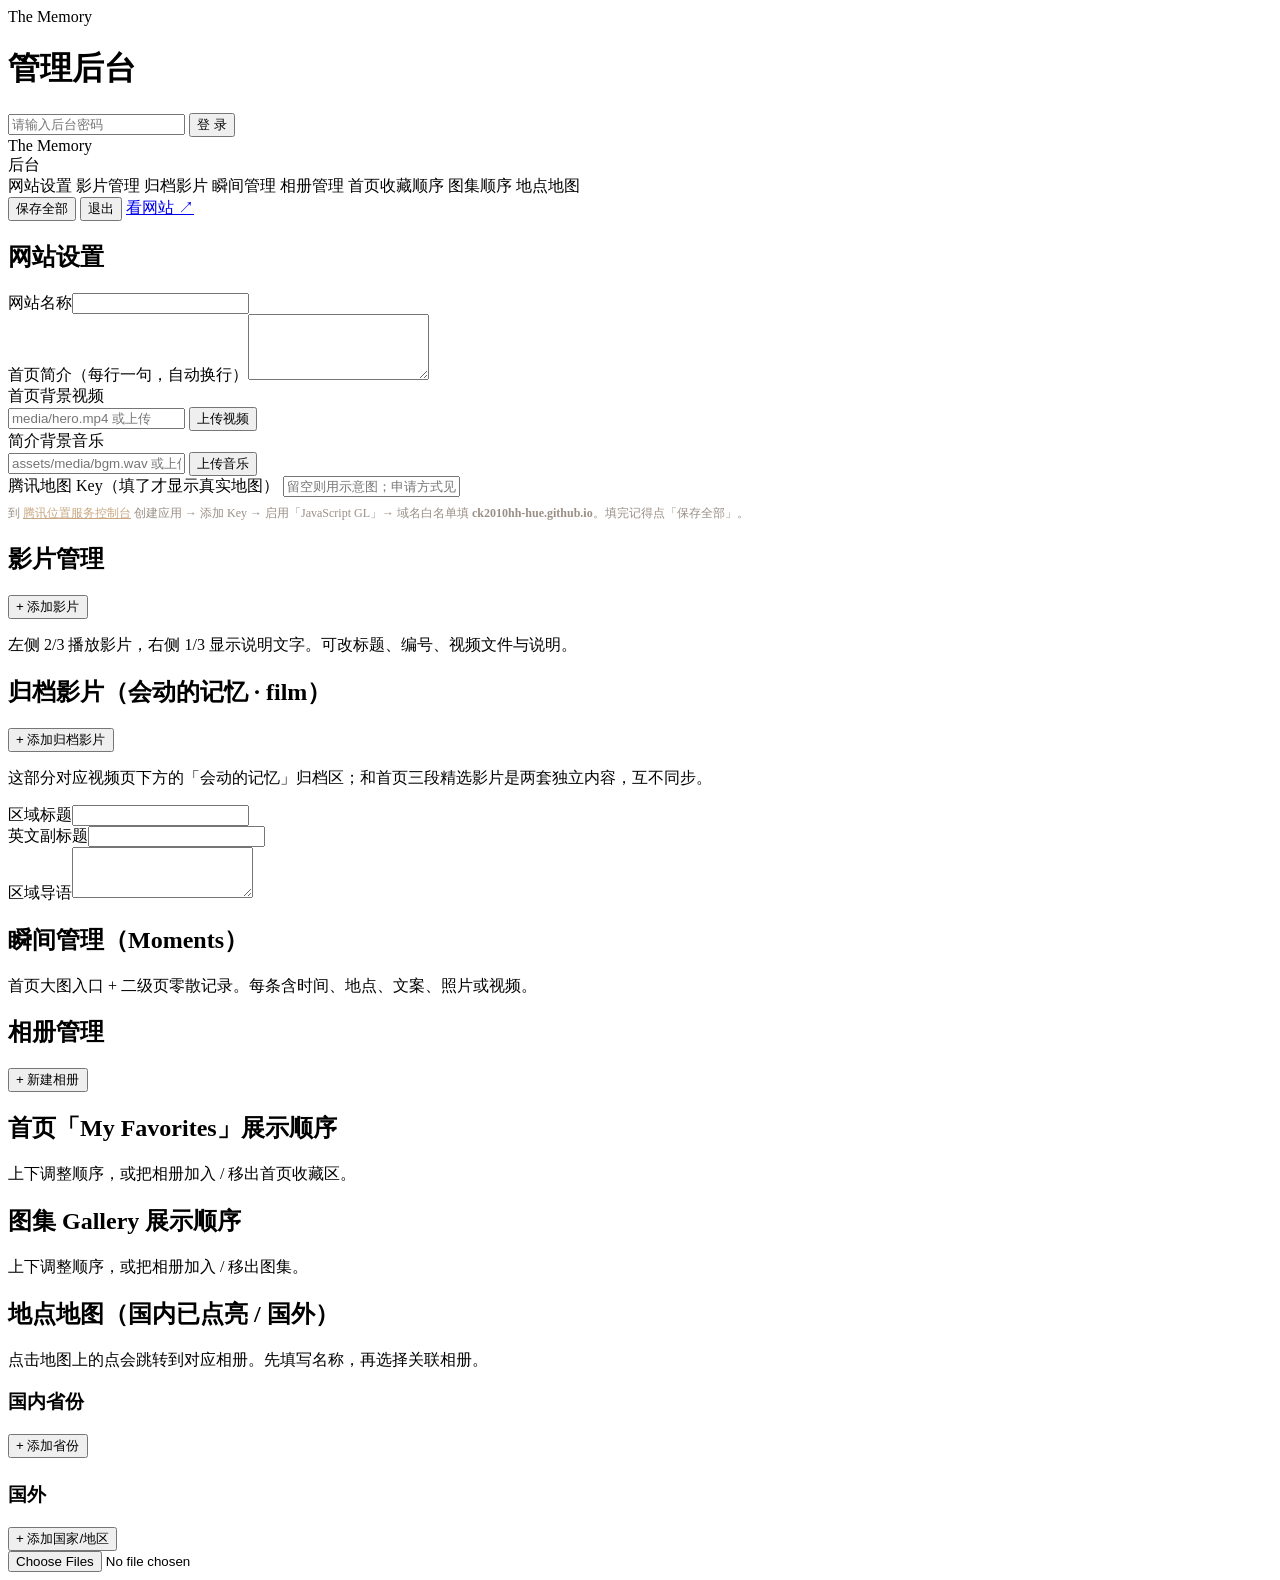
<file: admin.html>
<!DOCTYPE html>
<html lang="zh-CN">
<head>
<meta charset="UTF-8">
<meta name="viewport" content="width=device-width, initial-scale=1.0">
<meta http-equiv="Cache-Control" content="no-cache, no-store, must-revalidate">
<meta http-equiv="Pragma" content="no-cache">
<meta http-equiv="Expires" content="0">
<title>The Memory · 管理后台</title>
<link rel="stylesheet" href="https://thememory-1482718043.cos.ap-shanghai.myqcloud.com/assets/css/style.css?v=24">
<link rel="stylesheet" href="https://thememory-1482718043.cos.ap-shanghai.myqcloud.com/assets/css/admin.css?v=21">
</head>
<body class="admin-body">

<!-- 登录 -->
<div id="login" class="login-wrap">
  <div class="login-card">
    <div class="login-sub">The Memory</div>
    <h1 class="login-title">管理后台</h1>
    <input id="pass" type="password" placeholder="请输入后台密码" autocomplete="off">
    <button id="loginBtn">登 录</button>
    <div id="loginErr" class="login-err"></div>
  </div>
</div>

<!-- 主面板 -->
<div id="panel" class="panel hidden">
  <aside class="side">
    <div class="side-brand">The Memory<br><span>后台</span></div>
    <nav class="side-nav">
      <a data-tab="site" class="active">网站设置</a>
      <a data-tab="videos">影片管理</a>
      <a data-tab="films">归档影片</a>
      <a data-tab="moments">瞬间管理</a>
      <a data-tab="albums">相册管理</a>
      <a data-tab="fav">首页收藏顺序</a>
      <a data-tab="gallery">图集顺序</a>
      <a data-tab="places">地点地图</a>
    </nav>
    <div class="side-foot">
      <button id="saveAll" class="btn-primary">保存全部</button>
      <button id="logout" class="btn-ghost">退出</button>
      <a class="btn-link" href="index.html" target="_blank">看网站 ↗</a>
    </div>
  </aside>

  <main class="content">
    <!-- 网站设置 -->
    <section class="tab" data-tab="site">
      <h2 class="tab-h">网站设置</h2>
      <div class="field"><label>网站名称</label><input id="s-name" type="text"></div>
      <div class="field"><label>首页简介（每行一句，自动换行）</label><textarea id="s-intro" rows="4"></textarea></div>
      <div class="field">
        <label>首页背景视频</label>
        <div class="row">
          <input id="s-hero" type="text" placeholder="media/hero.mp4 或上传">
          <button class="btn-mini" data-upload="hero">上传视频</button>
        </div>
      </div>
      <div class="field">
        <label>简介背景音乐</label>
        <div class="row">
          <input id="s-audio" type="text" placeholder="assets/media/bgm.wav 或上传">
          <button class="btn-mini" data-upload="audio">上传音乐</button>
        </div>
      </div>
      <div class="field">
        <label>腾讯地图 Key（填了才显示真实地图）</label>
        <input id="s-mapkey" type="text" placeholder="留空则用示意图；申请方式见下方说明">
        <p class="hint" style="margin:6px 0 0;font-size:12px;line-height:1.7;color:#9a8f86;">
          到 <a href="https://lbs.qq.com/dev/console/application/mine" target="_blank" style="color:#c8a882;">腾讯位置服务控制台</a>
          创建应用 → 添加 Key → 启用「JavaScript GL」→ 域名白名单填
          <b>ck2010hh-hue.github.io</b>。填完记得点「保存全部」。
        </p>
      </div>
    </section>

    <!-- 影片管理 -->
    <section class="tab hidden" data-tab="videos">
      <div class="tab-head">
        <h2 class="tab-h">影片管理</h2>
        <button id="newVideo" class="btn-primary">+ 添加影片</button>
      </div>
      <p class="hint">左侧 2/3 播放影片，右侧 1/3 显示说明文字。可改标题、编号、视频文件与说明。</p>
      <div id="videoList" class="order-list"></div>
    </section>

    <!-- 归档影片管理 -->
    <section class="tab hidden" data-tab="films">
      <div class="tab-head">
        <h2 class="tab-h">归档影片（会动的记忆 · film）</h2>
        <button id="newFilm" class="btn-primary">+ 添加归档影片</button>
      </div>
      <p class="hint">这部分对应视频页下方的「会动的记忆」归档区；和首页三段精选影片是两套独立内容，互不同步。</p>
      <div class="field"><label>区域标题</label><input id="f-title" type="text"></div>
      <div class="field"><label>英文副标题</label><input id="f-subtitle" type="text"></div>
      <div class="field"><label>区域导语</label><textarea id="f-intro" rows="3"></textarea></div>
      <div id="filmList" class="order-list"></div>
    </section>

    <!-- 瞬间管理 -->
    <section class="tab hidden" data-tab="moments">
      <h2 class="tab-h">瞬间管理（Moments）</h2>
      <p class="hint">首页大图入口 + 二级页零散记录。每条含时间、地点、文案、照片或视频。</p>
      <div id="momentsForm"></div>
    </section>

    <!-- 相册管理 -->
    <section class="tab hidden" data-tab="albums">
      <div class="tab-head">
        <h2 class="tab-h">相册管理</h2>
        <button id="newAlbum" class="btn-primary">+ 新建相册</button>
      </div>
      <div id="albumList" class="album-list"></div>
    </section>

    <!-- 收藏顺序 -->
    <section class="tab hidden" data-tab="fav">
      <h2 class="tab-h">首页「My Favorites」展示顺序</h2>
      <p class="hint">上下调整顺序，或把相册加入 / 移出首页收藏区。</p>
      <div id="favOrder" class="order-list"></div>
    </section>

    <!-- 图集顺序 -->
    <section class="tab hidden" data-tab="gallery">
      <h2 class="tab-h">图集 Gallery 展示顺序</h2>
      <p class="hint">上下调整顺序，或把相册加入 / 移出图集。</p>
      <div id="galOrder" class="order-list"></div>
    </section>

    <!-- 地点 -->
    <section class="tab hidden" data-tab="places">
      <h2 class="tab-h">地点地图（国内已点亮 / 国外）</h2>
      <p class="hint">点击地图上的点会跳转到对应相册。先填写名称，再选择关联相册。</p>
      <h3 class="sub-h">国内省份</h3>
      <div id="placeLit" class="place-list"></div>
      <button class="btn-mini" id="addLit">+ 添加省份</button>
      <h3 class="sub-h" style="margin-top:24px;">国外</h3>
      <div id="placeAbroad" class="place-list"></div>
      <button class="btn-mini" id="addAbroad">+ 添加国家/地区</button>
    </section>
  </main>
</div>

<!-- 隐藏的文件上传器 -->
<input id="fileInput" type="file" multiple accept="image/*" class="hidden">
<div id="toast" class="toast"></div>

<script src="https://thememory-1482718043.cos.ap-shanghai.myqcloud.com/assets/js/admin.js?v=27"></script>
</body>
</html>
</file>
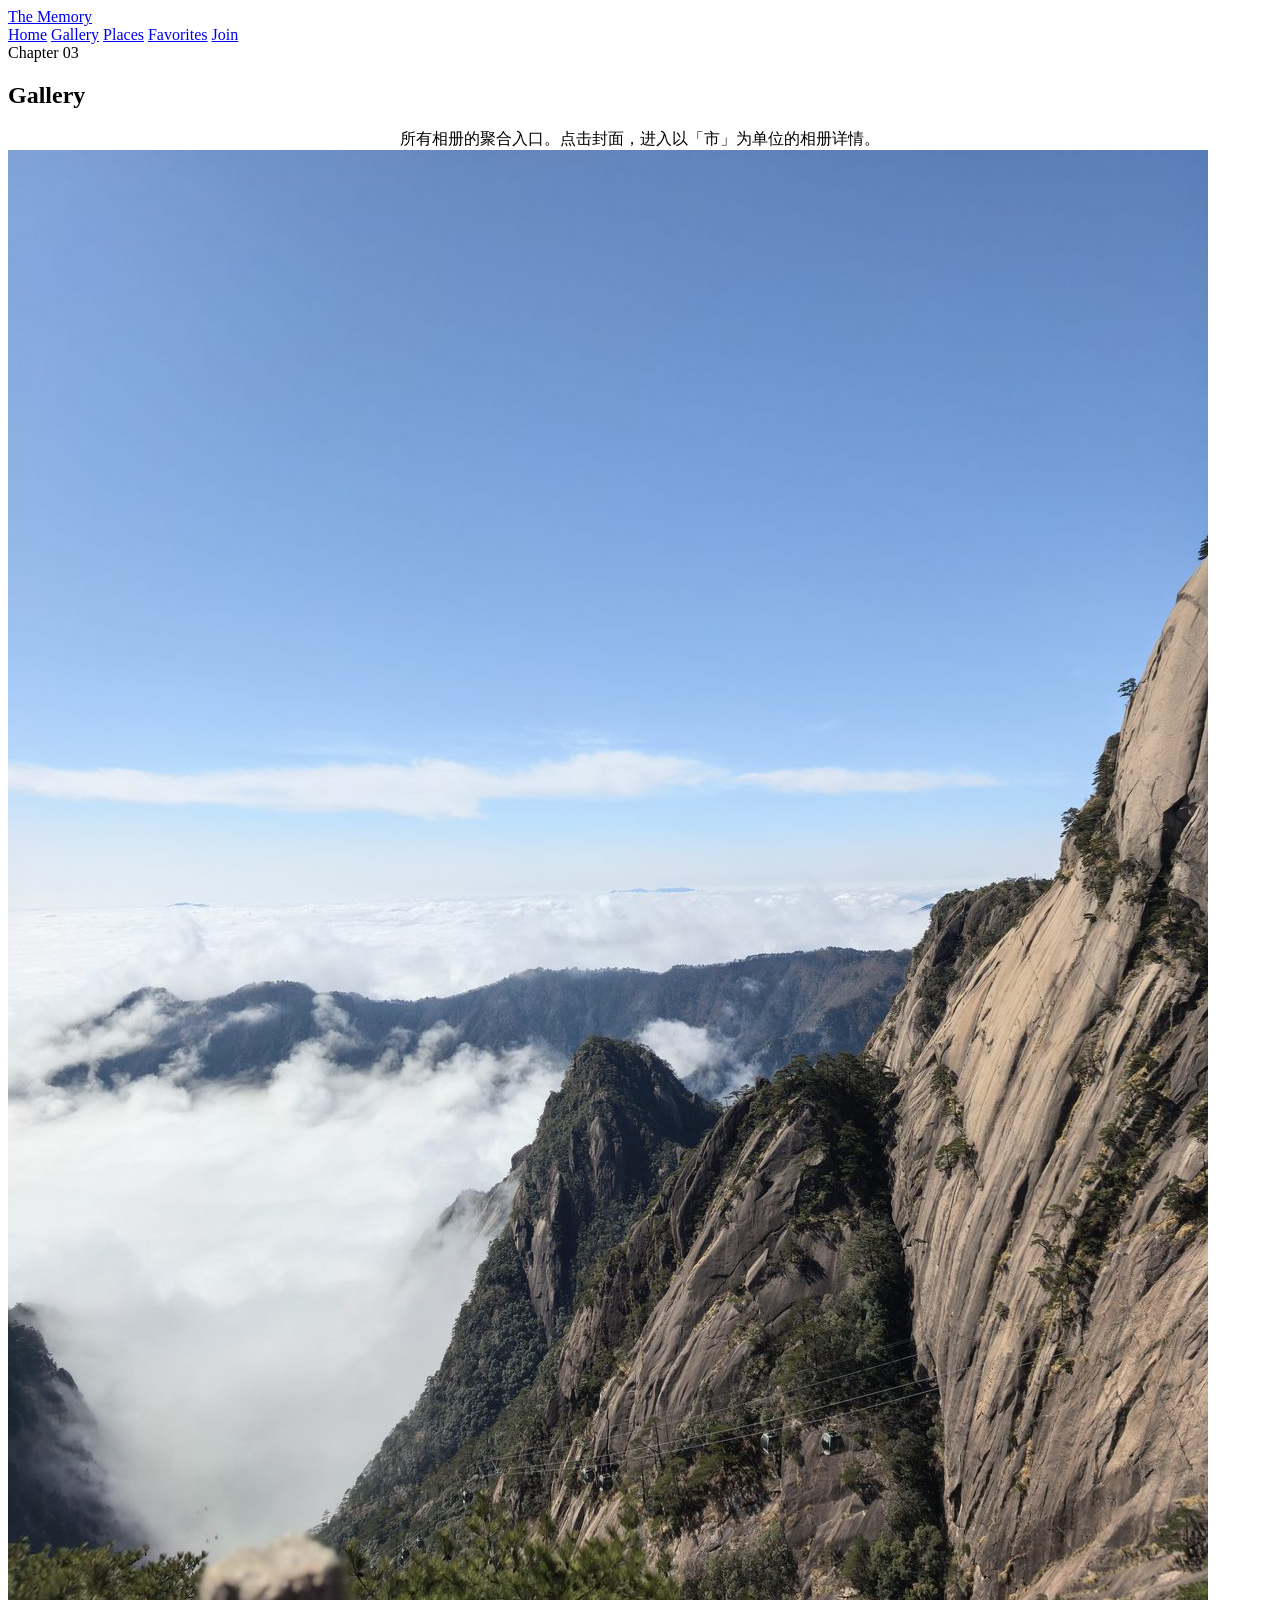
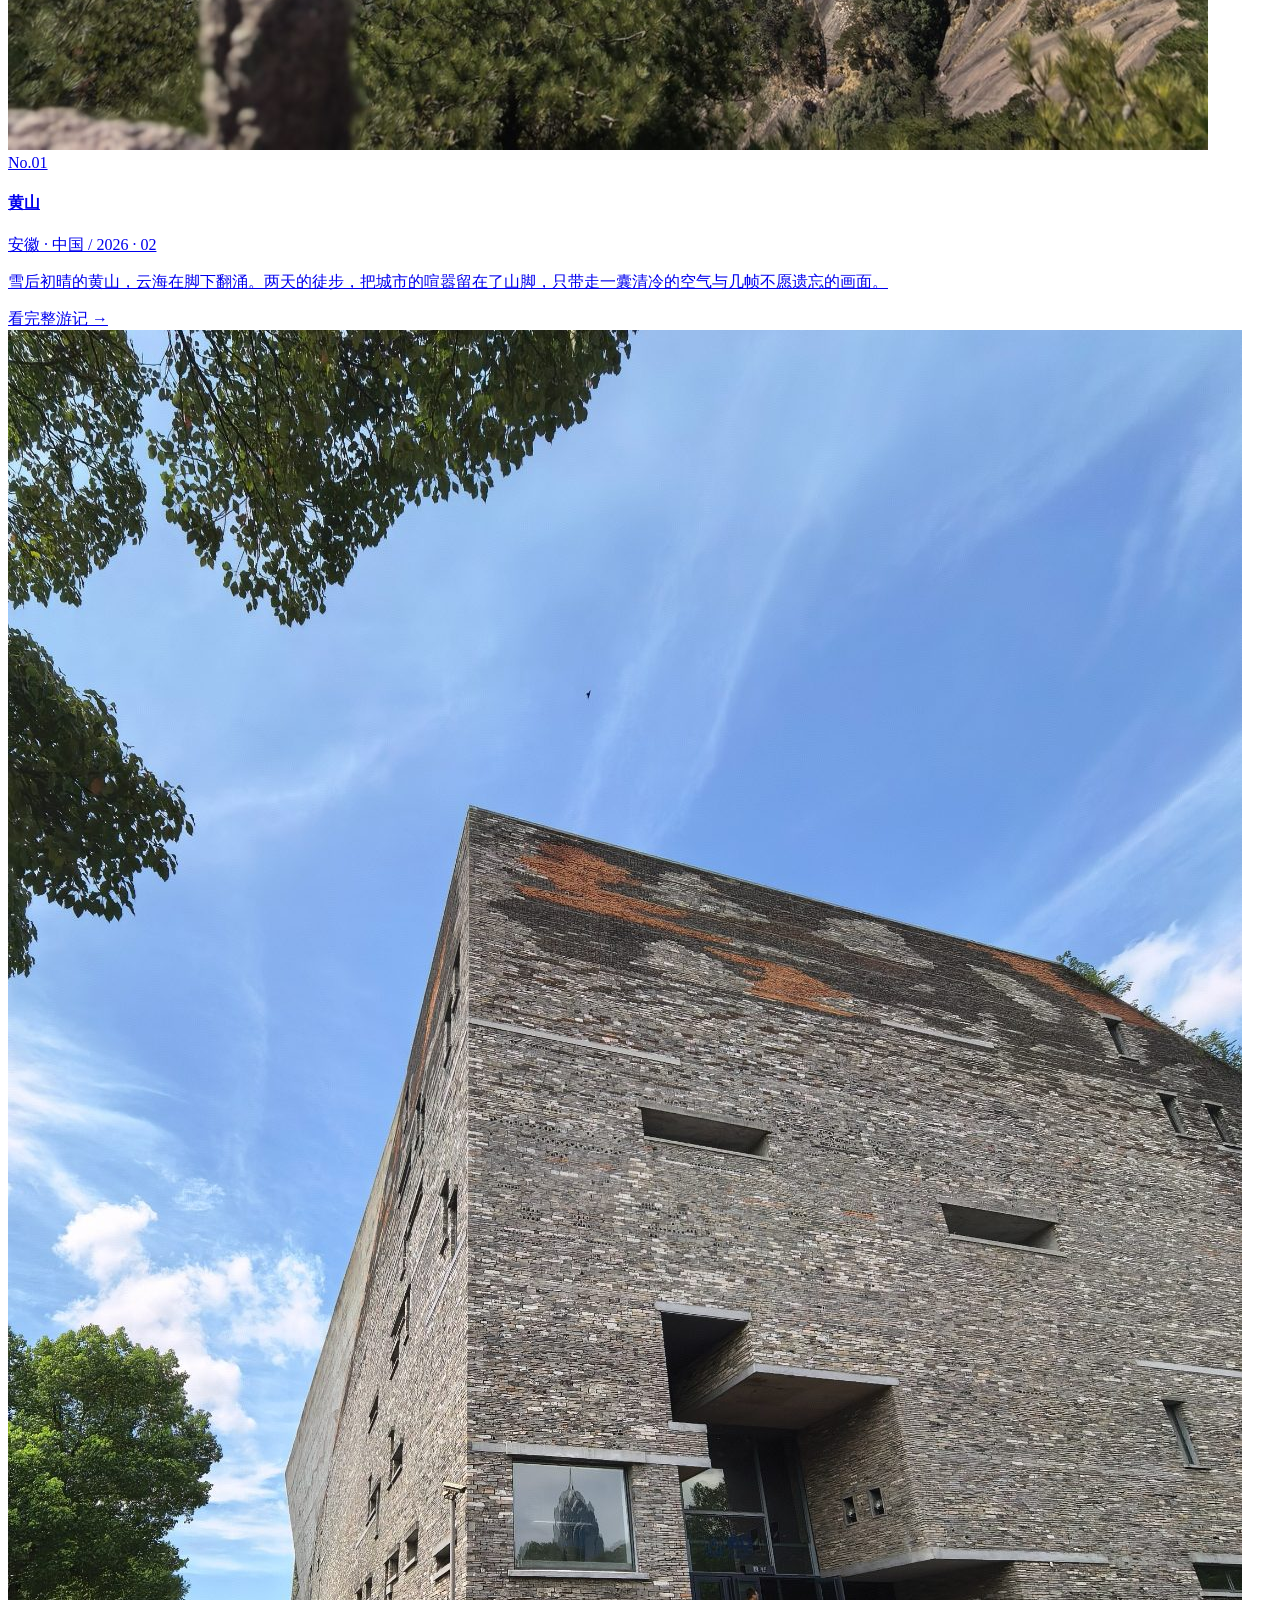
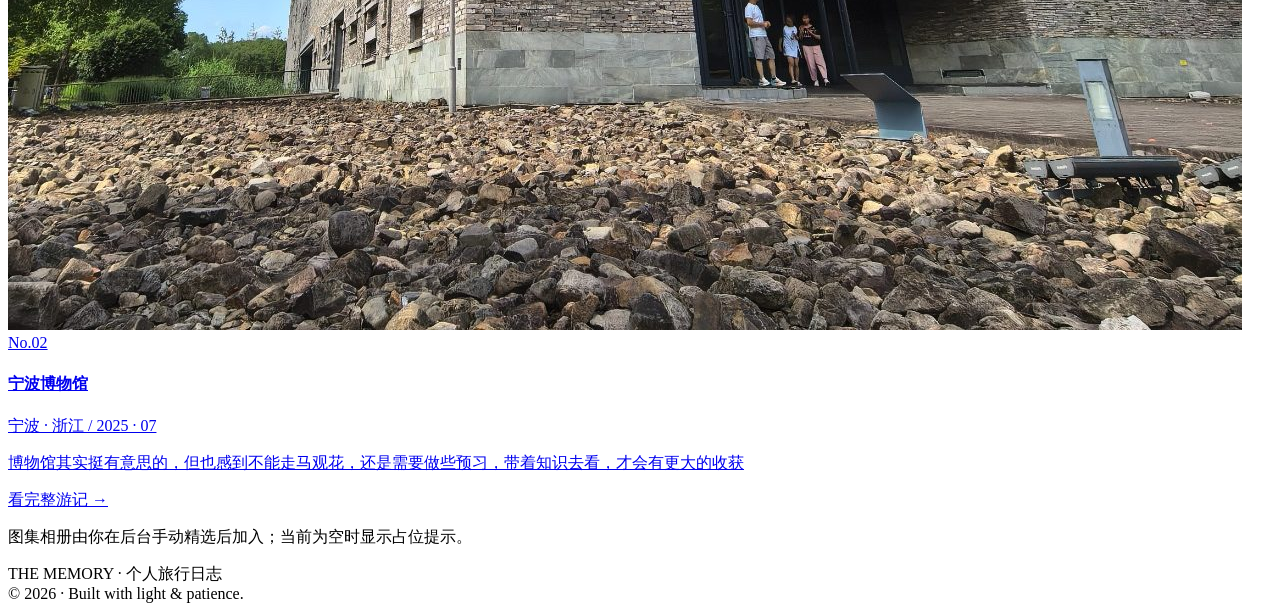
<file: gallery.html>
<!DOCTYPE html>
<html lang="zh-CN">
<head>
<meta charset="UTF-8">
<meta name="viewport" content="width=device-width, initial-scale=1.0">
<title>Gallery · The Memory</title>
<link rel="stylesheet" href="https://thememory-1482718043.cos.ap-shanghai.myqcloud.com/assets/css/style.css?v=25">
</head>
<body>

<nav class="site-nav">
  <a class="brand" href="index.html">The Memory</a>
  <div class="nav-links">
    <a href="index.html">Home</a>
    <a href="gallery.html" class="active">Gallery</a>
    <a href="place.html">Places</a>
    <a href="index.html#favorites">Favorites</a>
    <a href="index.html#join">Join</a>
  </div>
</nav>

<section class="chapter">
  <div class="chapter-head reveal">
    <div class="eyebrow">Chapter 03</div>
    <h2 class="serif-title">Gallery</h2>
    <p class="lede" style="margin:18px auto 0;text-align:center;">所有相册的聚合入口。点击封面，进入以「市」为单位的相册详情。</p>
  </div>
  <div class="gallery-list reveal"></div>
  <p class="center-note">图集相册由你在后台手动精选后加入；当前为空时显示占位提示。</p>
</section>

<footer>
  THE MEMORY · 个人旅行日志<br>© 2026 · Built with light &amp; patience.
</footer>

<script>
/* 核心 JS 主用国内 COS（提速），失败回退 GitHub Pages 同源；两者均为 <script> 标签，不受 CORS 限制。
   数据 data.json 由 site.js 同源加载，彻底避开 COS 的 CORS 问题（这是之前整页崩溃的唯一原因）。 */
(function(){
  var s = document.createElement('script');
  s.src = 'https://thememory-1482718043.cos.ap-shanghai.myqcloud.com/assets/js/site.js?_=' + Date.now();
  s.onerror = function(){
    var f = document.createElement('script');
    f.src = 'assets/js/site.js?v=32';
    document.head.appendChild(f);
  };
  document.head.appendChild(s);
})();
</script>
</body>
</html>
</file>
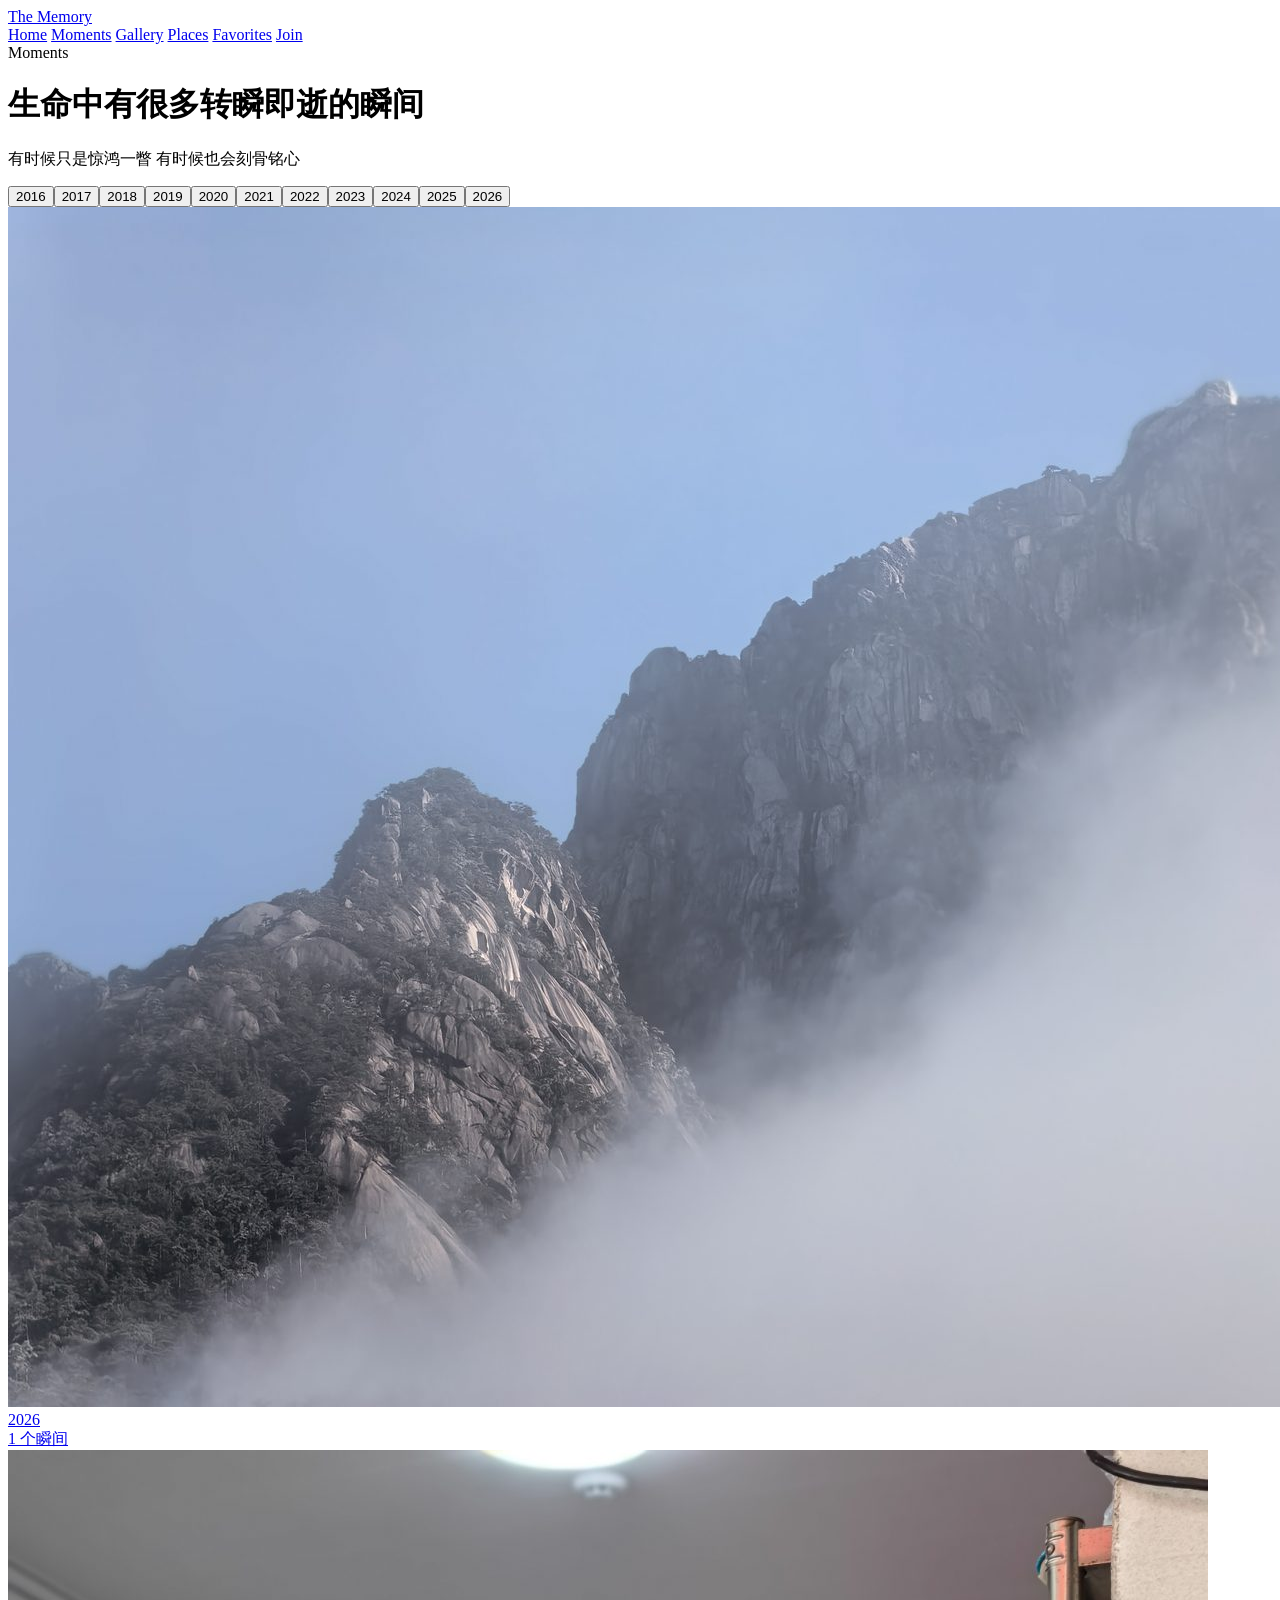
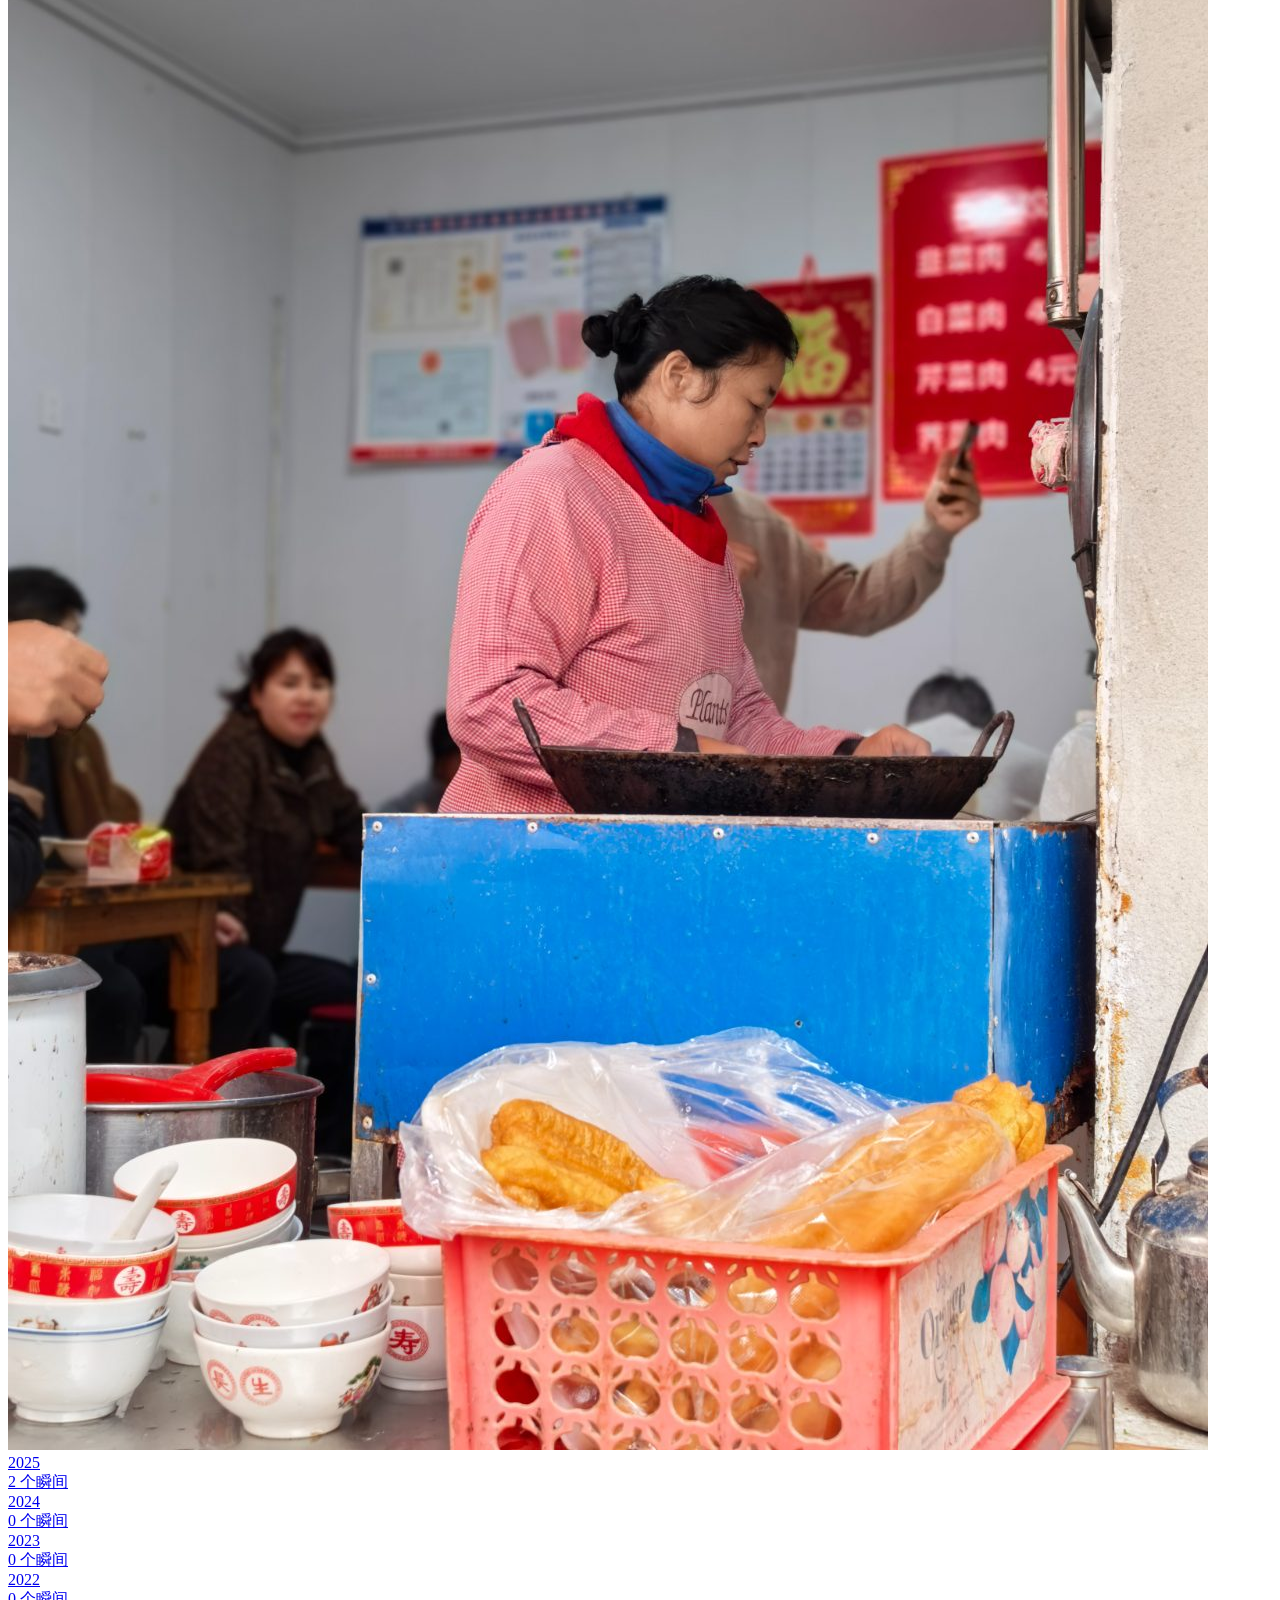
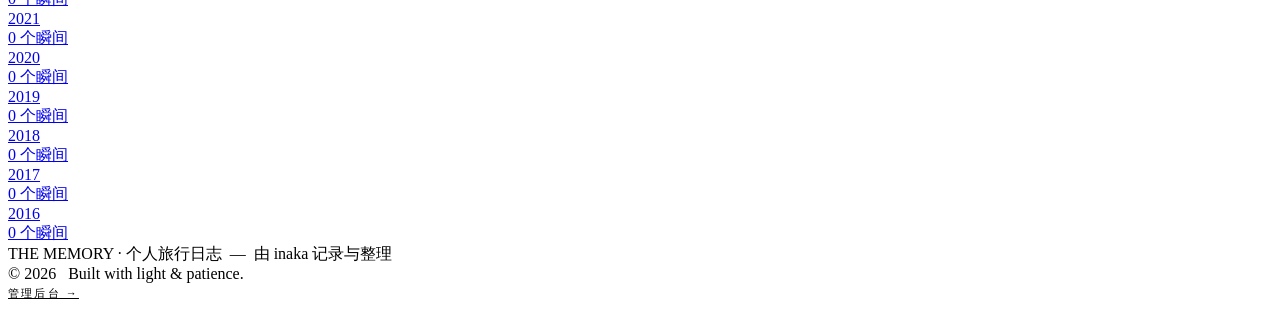
<file: moments.html>
<!DOCTYPE html>
<html lang="zh-CN">
<head>
<meta charset="UTF-8">
<meta name="viewport" content="width=device-width, initial-scale=1.0">
<title>The Memory · Moments</title>
<link rel="stylesheet" href="https://thememory-1482718043.cos.ap-shanghai.myqcloud.com/assets/css/style.css?v=24">
</head>
<body>

<nav class="site-nav on-hero">
  <a class="brand" href="index.html">The Memory</a>
  <div class="nav-links">
    <a href="index.html">Home</a>
    <a href="moments.html" class="active">Moments</a>
    <a href="gallery.html">Gallery</a>
    <a href="place.html">Places</a>
    <a href="index.html#favorites">Favorites</a>
    <a href="index.html#join">Join</a>
  </div>
</nav>

<header class="mh-header reveal">
  <div class="mh-header-inner">
    <div class="mh-header-label">Moments</div>
    <h1 class="mh-header-title" id="moments-page-title"></h1>
    <p class="mh-header-sub" id="moments-page-sub"></p>
  </div>
</header>

<nav class="year-nav" id="year-nav" aria-label="年份目录"></nav>
<main class="moments-page-content" id="moments-page-content">
  <div class="year-albums" id="year-albums"></div>
</main>
<main class="moments-list" id="moments-list" hidden></main>

<footer id="join">
  THE MEMORY · 个人旅行日志 &nbsp;—&nbsp; 由 inaka 记录与整理<br>
  © 2026 &nbsp; Built with light &amp; patience.
  <br><a href="admin.html" style="color:var(--accent);font-size:11px;letter-spacing:.2em;">管理后台 →</a>
</footer>

<script>
/* 核心 JS 主用国内 COS（提速），失败回退 GitHub Pages 同源；两者均为 <script> 标签，不受 CORS 限制。
   数据 data.json 由 site.js 同源加载，彻底避开 COS 的 CORS 问题（这是之前整页崩溃的唯一原因）。 */
(function(){
  var s = document.createElement('script');
  s.src = 'https://thememory-1482718043.cos.ap-shanghai.myqcloud.com/assets/js/site.js?_=' + Date.now();
  s.onerror = function(){
    var f = document.createElement('script');
    f.src = 'assets/js/site.js?v=31';
    document.head.appendChild(f);
  };
  document.head.appendChild(s);
})();
</script>
</body>
</html>
</file>
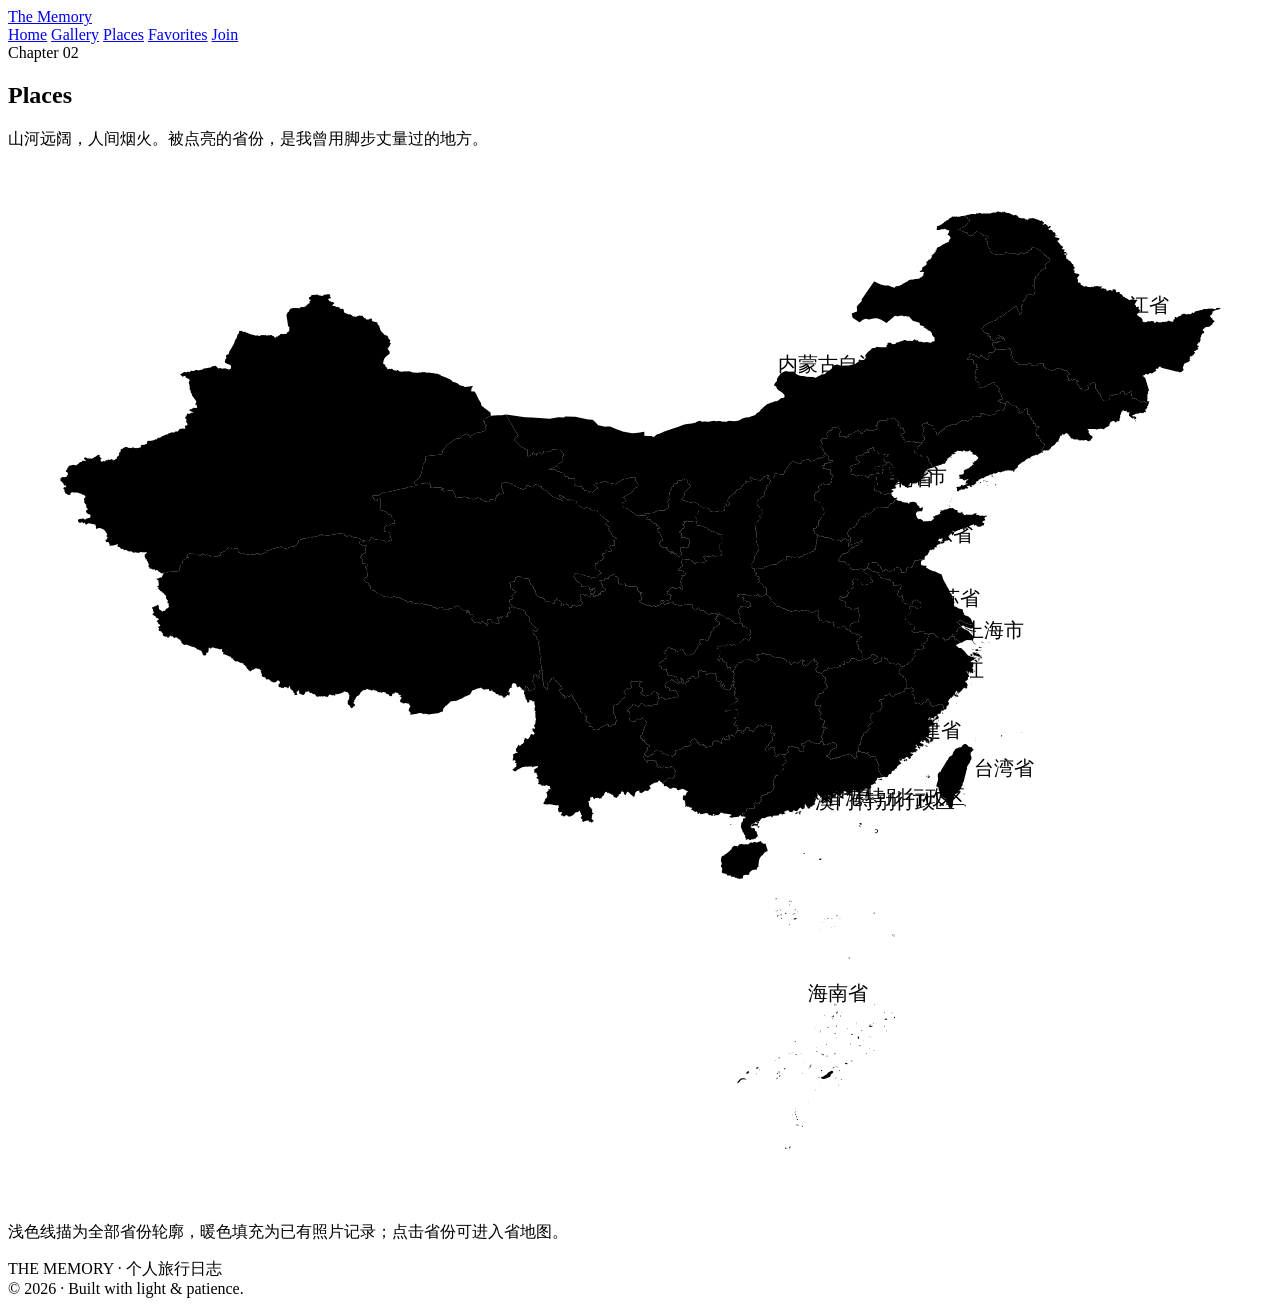
<file: place.html>
<!DOCTYPE html>
<html lang="zh-CN">
<head>
<meta charset="UTF-8">
<meta name="viewport" content="width=device-width, initial-scale=1.0">
<title>Places · The Memory</title>
<link rel="stylesheet" href="https://thememory-1482718043.cos.ap-shanghai.myqcloud.com/assets/css/style.css?v=24">
</head>
<body>

<nav class="site-nav">
  <a class="brand" href="index.html">The Memory</a>
  <div class="nav-links">
    <a href="index.html">Home</a>
    <a href="gallery.html">Gallery</a>
    <a href="place.html" class="active">Places</a>
    <a href="index.html#favorites">Favorites</a>
    <a href="index.html#join">Join</a>
  </div>
</nav>

<section class="chapter chapter-map">
  <div class="chapter-head reveal">
    <div class="eyebrow">Chapter 02</div>
    <h2 class="serif-title">Places</h2>
    <p class="chapter-sub">山河远阔，人间烟火。被点亮的省份，是我曾用脚步丈量过的地方。</p>
  </div>

  <div class="map-panel reveal">
    <div class="mapwrap mapwrap-wide">
      <svg id="place-svg" role="img" aria-label="中国地图"></svg>
    </div>
  </div>
  <p class="map-legend reveal">浅色线描为全部省份轮廓，暖色填充为已有照片记录；点击省份可进入省地图。</p>
</section>

<footer>
  THE MEMORY · 个人旅行日志<br>© 2026 · Built with light &amp; patience.
</footer>

<script>
/* 核心 JS 主用国内 COS（提速），失败回退 GitHub Pages 同源；两者均为 <script> 标签，不受 CORS 限制。
   数据 data.json 由 site.js 同源加载，彻底避开 COS 的 CORS 问题（这是之前整页崩溃的唯一原因）。 */
(function(){
  var s = document.createElement('script');
  s.src = 'https://thememory-1482718043.cos.ap-shanghai.myqcloud.com/assets/js/site.js?_=' + Date.now();
  s.onerror = function(){
    var f = document.createElement('script');
    f.src = 'assets/js/site.js?v=31';
    document.head.appendChild(f);
  };
  document.head.appendChild(s);
})();
</script>
</body>
</html>
</file>
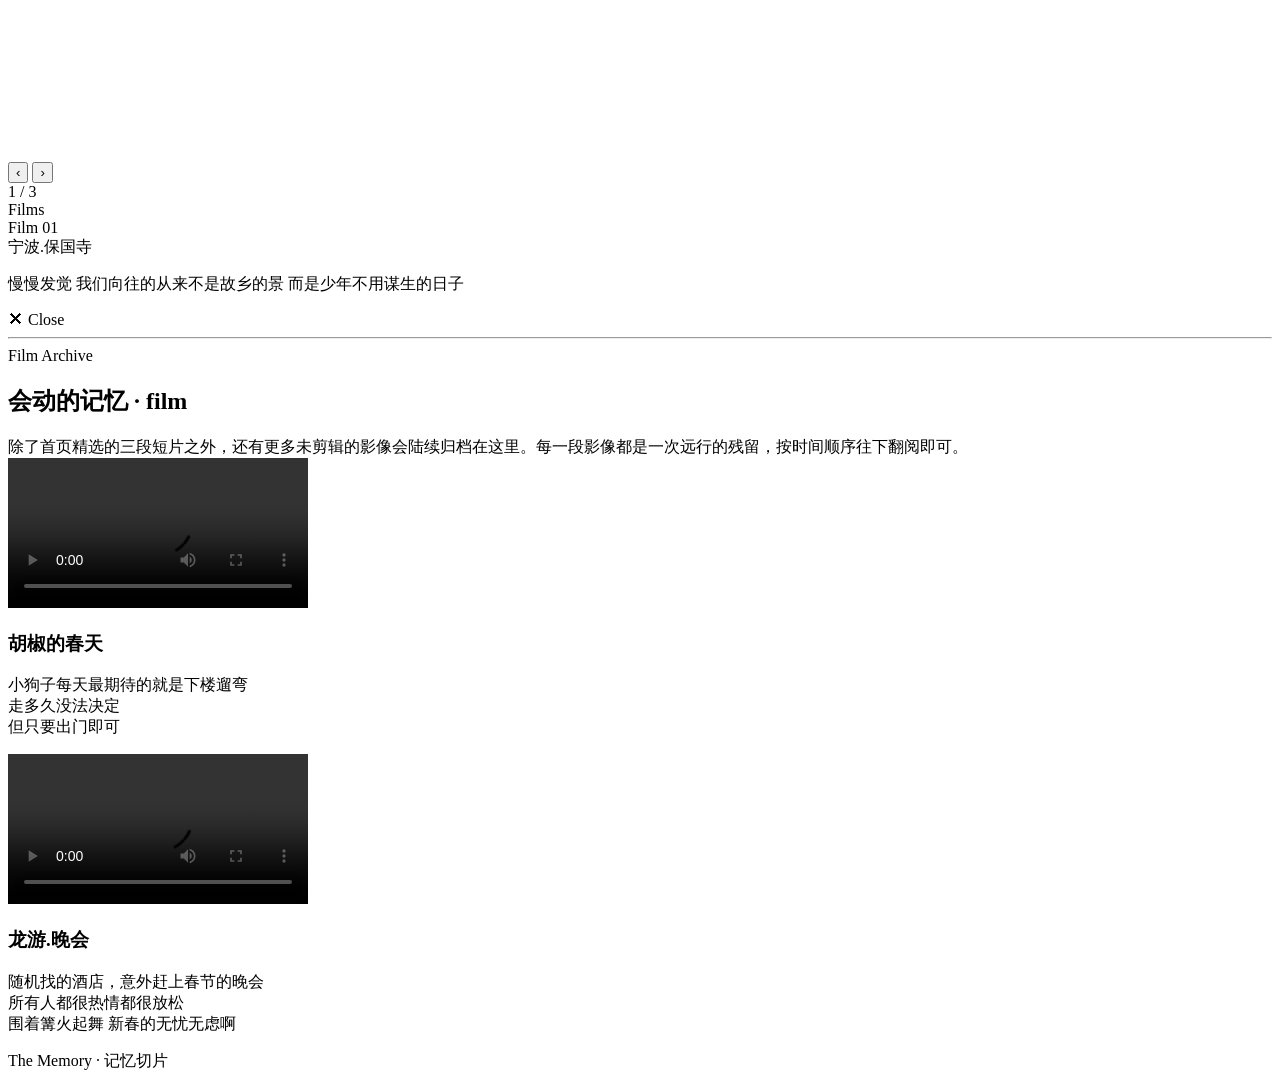
<file: video.html>
<!DOCTYPE html>
<html lang="zh-CN">
<head>
<meta charset="UTF-8">
<meta name="viewport" content="width=device-width, initial-scale=1.0">
<title>The Memory · Films</title>
<link rel="stylesheet" href="https://thememory-1482718043.cos.ap-shanghai.myqcloud.com/assets/css/style.css?v=24">
</head>
<body>

<section class="vpage">
  <div class="vwrap">
    <div class="vplayer">
      <div class="vstage"></div>
      <button class="vnav vprev" aria-label="上一个">‹</button>
      <button class="vnav vnext" aria-label="下一个">›</button>
      <div class="vcount"></div>
    </div>
    <div class="vside">
      <div class="vside-inner">
        <div class="vside-eyebrow">Films</div>
        <div class="vside-sub"></div>
        <div class="vside-title"></div>
        <div class="vside-desc"></div>
      </div>
      <div class="vclose">✕ Close</div>
    </div>
  </div>
</section>

<hr class="section-divider">

<section class="film-section chapter" id="films">
  <div class="chapter-head reveal">
    <div class="eyebrow">Film Archive</div>
    <h2 class="serif-title">会动的记忆 · film</h2>
  </div>
  <div class="film-intro reveal" id="film-intro"></div>
  <div class="film-list reveal" id="film-list"></div>
</section>

<footer>The Memory · 记忆切片</footer>

<script>
/* 核心 JS 主用国内 COS（提速），失败回退 GitHub Pages 同源；两者均为 <script> 标签，不受 CORS 限制。
   数据 data.json 由 site.js 同源加载，彻底避开 COS 的 CORS 问题（这是之前整页崩溃的唯一原因）。 */
(function(){
  var s = document.createElement('script');
  s.src = 'https://thememory-1482718043.cos.ap-shanghai.myqcloud.com/assets/js/site.js?_=' + Date.now();
  s.onerror = function(){
    var f = document.createElement('script');
    f.src = 'assets/js/site.js?v=31';
    document.head.appendChild(f);
  };
  document.head.appendChild(s);
})();
</script>
</body>
</html>
</file>
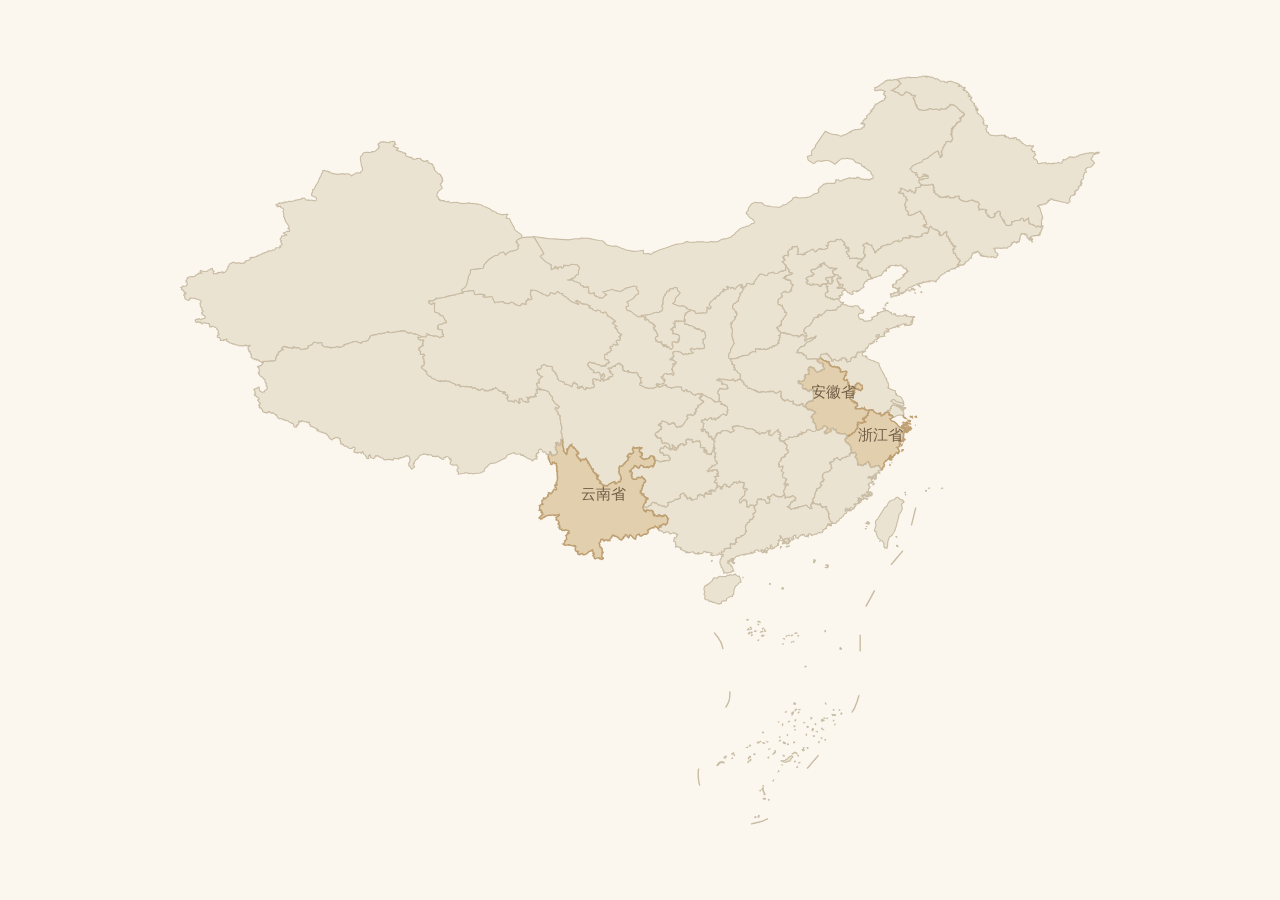
<file: assets/maps/test_cn_map.html>
<!DOCTYPE html>
<html><head><style>
body{ background:#FBF7EF; margin:0; padding:40px; }
.cn-prov{ fill:#EBE3D2; stroke:#C9BCA4; stroke-width:1.1; fill-rule:evenodd; transition:fill .3s; }
.cn-prov.visited{ fill:#E2CFAE; stroke:#BE9F72; stroke-width:1.4; }
.cn-prov:hover{ fill:#E2D3B6; }
</style></head><body>
<svg id="map" viewBox="0 0 1000 820" width="1000" height="820" style="display:block;margin:0 auto;background:#FBF7EF;">
<path class="cn-prov" d="M694.6,229.6 L695.2,229.9 L695.8,229.6 L695.5,229.2 L696.3,228.5 L696.3,228.5 L696.9,228.7 L697.1,228.4 L696.7,228.2 L695.5,228.0 L694.5,228.2 L694.1,228.4 L693.5,228.3 L692.5,227.9 L691.1,227.8 L691.0,227.7 L689.6,227.9 L688.9,227.7 L688.3,227.1 L688.2,226.7 L687.1,225.7 L686.6,225.6 L685.8,225.0 L685.1,224.7 L685.2,224.4 L684.6,223.8 L684.9,223.0 L684.7,222.7 L684.1,222.4 L683.6,222.5 L683.8,223.0 L683.4,223.7 L682.9,223.4 L682.2,223.6 L682.2,223.6 L681.3,223.6 L681.1,224.0 L681.6,224.8 L680.4,224.7 L680.0,224.2 L679.5,224.4 L679.4,224.7 L681.0,226.0 L681.4,226.7 L681.2,226.8 L679.2,226.7 L679.1,227.0 L678.5,226.9 L678.2,226.4 L677.8,227.1 L677.5,227.2 L677.0,227.9 L676.9,228.4 L676.5,228.3 L675.9,228.8 L674.5,229.5 L674.2,229.6 L674.0,229.3 L673.1,229.0 L672.8,229.4 L671.9,229.5 L671.8,229.9 L671.3,229.9 L670.8,230.2 L670.5,230.7 L671.2,230.9 L671.1,231.6 L672.4,232.9 L673.2,233.0 L673.7,234.0 L674.0,234.3 L673.0,234.7 L672.5,235.5 L672.3,235.4 L672.2,236.0 L671.6,235.9 L671.1,235.6 L670.8,236.1 L670.8,236.1 L668.5,236.5 L668.4,236.8 L667.4,237.1 L666.8,237.6 L666.3,237.8 L666.3,238.3 L665.9,238.5 L665.9,239.0 L666.7,239.2 L667.4,239.7 L667.2,239.8 L667.2,239.8 L667.4,240.1 L667.2,240.7 L668.0,241.0 L667.8,241.3 L667.1,241.5 L666.8,241.2 L666.8,241.2 L666.2,241.4 L666.1,241.9 L666.8,242.1 L666.9,243.2 L666.7,243.4 L666.7,243.4 L667.3,243.6 L667.3,244.2 L667.7,243.9 L668.3,244.3 L669.0,244.2 L669.0,244.2 L669.5,244.0 L670.0,244.5 L670.0,244.5 L670.0,244.6 L670.0,244.6 L670.2,244.8 L670.2,244.8 L670.3,244.9 L670.3,244.9 L670.3,244.9 L670.3,244.9 L670.3,245.0 L670.3,245.0 L670.3,245.0 L670.3,245.0 L670.3,245.0 L670.3,245.0 L670.4,245.0 L670.4,245.0 L670.6,245.1 L670.6,245.1 L670.6,245.1 L670.6,245.1 L670.8,245.5 L671.6,245.5 L671.6,245.5 L671.8,245.3 L671.8,245.3 L671.9,245.1 L672.5,245.0 L672.5,245.0 L673.2,244.5 L673.2,244.5 L673.1,244.2 L673.1,244.2 L673.8,244.8 L674.1,244.3 L674.4,244.5 L674.9,244.4 L675.0,244.6 L675.9,244.6 L676.4,244.7 L676.7,244.4 L677.4,244.4 L678.1,244.7 L678.3,245.7 L679.0,245.9 L679.5,246.4 L679.9,246.4 L679.9,246.4 L680.9,246.5 L681.2,246.4 L681.1,246.0 L680.6,245.9 L680.5,245.3 L681.1,245.5 L681.0,245.3 L681.6,245.2 L681.5,244.9 L682.0,244.9 L682.3,244.3 L683.3,243.9 L683.3,243.9 L683.7,244.2 L684.4,244.1 L685.3,244.3 L685.3,244.3 L685.3,244.3 L685.3,244.3 L685.3,244.3 L685.3,244.3 L685.0,243.9 L685.6,243.9 L686.3,244.3 L686.6,244.0 L687.1,243.2 L688.0,243.0 L688.0,242.9 L687.7,242.9 L687.7,242.3 L688.1,242.2 L687.9,241.8 L688.6,241.5 L688.2,240.5 L688.0,240.7 L687.4,240.6 L686.6,239.9 L686.2,239.9 L686.1,239.0 L685.8,238.7 L686.1,237.7 L686.7,237.8 L686.9,237.5 L687.4,237.6 L688.3,237.4 L688.6,237.6 L689.8,237.8 L690.1,237.3 L690.9,237.1 L690.9,237.1 L691.5,237.3 L691.8,237.1 L692.4,237.2 L692.5,237.0 L692.7,236.8 L692.7,236.8 L693.2,236.5 L693.2,236.5 L693.2,236.5 L693.5,236.7 L694.0,236.2 L694.6,236.2 L694.9,235.7 L694.9,235.7 L694.9,235.7 L694.9,235.7 L695.1,235.4 L695.2,234.8 L694.6,234.8 L694.3,233.9 L693.8,234.1 L693.4,233.4 L693.4,233.4 L693.0,232.7 L692.7,232.7 L692.9,232.0 L693.3,231.6 L692.5,230.8 L693.3,230.6 L693.1,230.2 L693.4,229.9 L694.6,229.6 L694.6,229.6 Z"/><path class="cn-prov" d="M700.8,247.2 L702.0,247.1 L702.4,247.0 L702.4,246.4 L702.8,246.1 L703.0,245.4 L703.0,245.4 L702.9,245.2 L703.3,244.6 L702.3,244.2 L701.7,244.3 L700.8,244.2 L700.6,244.5 L700.6,244.5 L700.5,245.0 L700.0,245.2 L699.9,244.6 L699.6,244.4 L699.1,244.6 L698.9,244.2 L699.3,243.7 L699.4,243.2 L698.7,242.7 L698.0,242.3 L698.3,242.0 L697.7,241.9 L697.5,241.6 L697.8,241.2 L697.3,240.3 L697.3,240.3 L697.0,239.7 L697.0,239.7 L697.0,239.6 L697.0,239.6 L697.0,239.6 L697.0,239.6 L697.1,239.0 L697.3,238.9 L697.5,238.2 L698.2,238.3 L698.2,238.3 L698.5,238.6 L699.4,238.6 L699.7,238.5 L700.7,238.8 L701.0,238.7 L701.0,238.7 L701.2,238.3 L701.2,238.3 L701.2,238.2 L701.2,238.2 L700.8,237.9 L700.8,237.9 L700.5,238.0 L700.5,237.5 L700.9,237.3 L700.6,237.0 L700.1,237.0 L700.1,237.0 L699.4,237.0 L699.2,236.6 L699.2,236.6 L699.1,236.5 L699.1,236.5 L699.1,236.4 L699.1,236.4 L698.5,235.9 L698.5,235.9 L698.5,235.8 L698.5,235.8 L698.0,235.6 L697.9,235.0 L697.6,234.8 L696.9,234.8 L696.1,234.5 L695.6,234.5 L695.2,234.8 L695.1,235.4 L694.9,235.7 L694.9,235.7 L694.9,235.7 L694.9,235.7 L694.6,236.2 L694.0,236.2 L693.5,236.7 L693.2,236.5 L693.2,236.5 L693.2,236.5 L692.7,236.8 L692.7,236.8 L692.5,237.0 L692.2,237.2 L692.3,238.3 L691.6,239.1 L691.8,240.1 L691.8,240.1 L692.8,240.4 L693.1,240.3 L693.1,240.7 L692.2,240.7 L691.7,241.0 L691.7,241.3 L692.4,241.8 L691.8,242.0 L691.8,242.4 L691.8,242.4 L692.0,243.5 L691.7,243.8 L691.0,243.8 L691.0,243.8 L689.6,243.4 L689.1,243.6 L689.1,243.6 L688.8,243.6 L688.6,243.0 L688.6,243.0 L688.6,242.8 L688.6,242.8 L688.4,242.6 L688.4,242.6 L688.0,242.9 L688.0,243.0 L687.1,243.2 L686.6,244.0 L686.5,244.5 L686.2,244.9 L686.7,245.3 L686.7,246.0 L686.2,246.2 L686.9,246.6 L687.5,246.7 L687.0,247.0 L687.0,247.5 L686.7,247.6 L686.8,248.1 L687.4,247.8 L687.7,248.1 L687.5,248.8 L687.6,249.8 L687.6,249.8 L687.2,249.9 L687.4,250.9 L688.0,250.9 L688.1,251.5 L688.1,251.5 L688.1,251.5 L688.1,251.5 L687.5,252.3 L686.6,252.4 L686.6,252.4 L686.1,252.4 L686.1,252.4 L685.7,252.6 L685.7,252.6 L685.7,253.1 L685.3,253.5 L685.0,254.2 L685.2,254.7 L685.3,255.3 L685.7,255.7 L685.5,256.4 L685.6,256.8 L686.3,257.0 L686.3,257.0 L687.3,257.0 L687.5,257.9 L688.6,257.8 L688.6,257.8 L688.7,257.8 L688.6,257.8 L688.6,257.8 L688.7,257.8 L690.0,257.8 L690.4,257.9 L690.2,258.5 L690.4,259.0 L691.0,259.3 L691.6,258.8 L692.1,258.8 L692.1,258.8 L692.6,258.5 L692.6,258.5 L693.2,259.0 L693.2,259.0 L692.9,259.4 L693.2,259.8 L694.9,259.6 L695.8,259.1 L696.5,258.9 L697.7,258.9 L698.9,258.7 L699.2,258.2 L700.3,257.9 L700.4,257.6 L700.4,256.8 L699.4,256.5 L699.0,256.3 L699.0,255.7 L700.6,255.4 L701.0,255.1 L702.0,255.3 L702.4,254.3 L702.8,253.9 L702.1,253.8 L701.9,252.3 L702.4,251.3 L703.8,250.6 L704.0,250.1 L704.8,249.9 L704.8,249.9 L705.3,249.7 L705.3,249.3 L704.8,249.2 L704.7,248.8 L704.7,248.8 L704.0,248.7 L704.0,248.7 L704.0,248.7 L704.0,248.7 L703.9,248.5 L703.9,248.5 L703.8,248.4 L703.8,248.4 L703.1,248.4 L703.1,248.4 L702.6,248.2 L702.1,248.2 L702.1,248.2 L702.1,248.2 L702.1,248.2 L702.1,247.7 L702.1,247.7 L701.5,247.9 L701.4,247.6 L701.1,247.5 L700.5,247.9 L699.4,247.8 L699.4,248.3 L698.2,247.9 L697.4,248.1 L697.1,247.8 L697.9,247.1 L698.3,246.9 L698.5,247.1 L699.4,247.0 L699.4,247.4 L699.8,247.1 L700.8,247.2 Z M701.4,247.6 L702.1,247.5 L702.0,247.1 L700.8,247.2 L701.1,247.5 L701.4,247.6 Z"/><path class="cn-prov" d="M696.3,228.5 L695.5,229.2 L695.8,229.6 L695.2,229.9 L694.6,229.6 L694.6,229.6 L693.4,229.9 L693.1,230.2 L693.3,230.6 L692.5,230.8 L693.3,231.6 L692.9,232.0 L692.7,232.7 L693.0,232.7 L693.4,233.4 L693.4,233.4 L693.8,234.1 L694.3,233.9 L694.6,234.8 L695.2,234.8 L695.6,234.5 L696.1,234.5 L696.9,234.8 L697.6,234.8 L697.9,235.0 L698.0,235.6 L698.5,235.8 L698.5,235.8 L698.5,235.9 L698.5,235.9 L699.1,236.4 L699.1,236.4 L699.1,236.5 L699.1,236.5 L699.2,236.6 L699.2,236.6 L699.4,237.0 L700.1,237.0 L700.1,237.0 L700.6,237.0 L700.9,237.3 L700.5,237.5 L700.5,238.0 L700.8,237.9 L700.8,237.9 L701.2,238.2 L701.2,238.2 L701.2,238.3 L701.2,238.3 L701.0,238.7 L701.0,238.7 L700.7,238.8 L699.7,238.5 L699.4,238.6 L698.5,238.6 L698.2,238.3 L698.2,238.3 L697.5,238.2 L697.3,238.9 L697.1,239.0 L697.0,239.6 L697.0,239.6 L697.0,239.6 L697.0,239.6 L697.0,239.7 L697.0,239.7 L697.3,240.3 L697.3,240.3 L697.8,241.2 L697.5,241.6 L697.7,241.9 L698.3,242.0 L698.0,242.3 L698.7,242.7 L699.4,243.2 L699.3,243.7 L698.9,244.2 L699.1,244.6 L699.6,244.4 L699.9,244.6 L700.0,245.2 L700.5,245.0 L700.6,244.5 L700.6,244.5 L700.8,244.2 L701.7,244.3 L702.3,244.2 L703.3,244.6 L702.9,245.2 L703.0,245.4 L703.0,245.4 L702.8,246.1 L702.4,246.4 L702.4,247.0 L702.0,247.1 L702.1,247.5 L701.4,247.6 L701.5,247.9 L702.1,247.7 L702.1,247.7 L702.1,248.2 L702.1,248.2 L702.1,248.2 L702.1,248.2 L702.6,248.2 L703.1,248.4 L703.1,248.4 L703.8,248.4 L703.8,248.4 L703.9,248.5 L703.9,248.5 L704.0,248.7 L704.0,248.7 L704.0,248.7 L704.0,248.7 L704.7,248.8 L704.7,248.8 L704.8,249.2 L705.3,249.3 L705.3,249.7 L704.8,249.9 L704.7,250.1 L705.3,250.0 L705.4,250.1 L706.2,250.4 L706.7,251.1 L707.1,251.9 L707.6,252.6 L709.0,253.0 L709.7,252.9 L709.9,253.6 L711.6,254.5 L712.3,254.5 L713.3,253.6 L712.8,253.2 L712.2,251.8 L713.1,251.5 L712.9,251.2 L713.8,250.8 L715.6,251.2 L716.4,251.1 L717.1,250.7 L717.7,250.9 L718.0,250.6 L718.5,250.5 L717.7,251.1 L717.6,251.4 L718.1,251.3 L718.9,250.7 L719.6,250.4 L719.8,250.0 L720.6,249.5 L721.0,248.9 L722.0,248.0 L723.3,247.7 L723.9,247.0 L723.9,246.6 L723.2,245.7 L724.7,242.2 L726.3,241.0 L727.2,241.1 L727.0,240.6 L727.3,239.9 L728.0,239.6 L728.4,239.7 L728.8,239.3 L729.4,239.4 L730.0,239.1 L730.9,239.0 L731.4,238.5 L731.8,238.9 L732.2,238.8 L731.9,238.4 L731.8,238.2 L731.8,238.2 L731.9,237.7 L731.4,237.5 L731.4,237.5 L730.9,237.6 L730.9,237.6 L730.9,237.5 L730.9,237.5 L730.7,237.0 L730.2,236.7 L730.5,236.2 L730.3,235.1 L729.9,235.3 L729.2,234.7 L728.7,234.8 L728.7,234.8 L728.9,234.2 L728.1,233.2 L728.0,232.6 L728.2,231.4 L727.5,230.7 L727.7,230.4 L727.5,230.1 L726.7,230.0 L726.3,230.3 L725.6,230.2 L723.7,230.3 L723.0,230.1 L722.5,229.7 L722.6,229.2 L721.9,229.1 L721.6,229.3 L721.4,228.8 L722.0,228.1 L721.7,227.9 L720.9,228.3 L720.0,228.3 L719.6,227.9 L719.4,228.0 L718.6,227.5 L718.5,227.1 L717.6,227.0 L717.8,226.7 L717.4,226.6 L716.9,226.0 L717.3,225.6 L717.7,223.9 L718.0,223.8 L718.9,223.9 L718.9,223.9 L719.2,223.8 L719.4,223.2 L718.5,223.1 L718.3,222.5 L718.7,222.1 L719.8,222.3 L720.4,221.9 L720.4,221.4 L721.1,221.3 L722.0,220.4 L721.7,220.0 L722.2,220.0 L722.3,219.7 L722.9,219.2 L722.8,218.6 L722.4,218.7 L722.1,219.1 L721.7,218.9 L720.6,218.9 L718.9,218.8 L718.4,218.6 L717.6,218.8 L716.9,218.2 L716.9,217.7 L715.8,218.1 L715.3,218.5 L714.4,218.1 L713.7,218.2 L712.2,218.0 L710.4,218.4 L710.0,218.7 L709.5,218.2 L709.7,217.6 L709.5,216.9 L709.2,216.6 L708.3,216.3 L709.0,215.7 L708.8,215.1 L707.5,214.4 L707.4,213.6 L706.7,213.2 L706.6,212.7 L706.3,212.4 L706.4,211.6 L706.9,211.2 L707.8,211.3 L708.0,211.8 L708.6,211.8 L709.3,210.7 L709.4,210.3 L708.3,209.5 L708.9,209.3 L709.0,208.6 L708.6,208.3 L707.9,208.0 L708.6,207.9 L708.7,207.6 L708.4,207.2 L707.9,207.0 L707.5,207.2 L707.6,207.5 L707.2,207.9 L706.0,207.9 L706.6,207.2 L705.7,206.8 L705.6,206.6 L705.9,205.8 L704.8,205.4 L704.0,205.0 L703.9,204.7 L705.0,204.2 L705.2,204.0 L704.4,203.2 L704.7,202.7 L704.3,202.2 L702.4,200.8 L702.2,200.4 L701.3,199.7 L701.3,199.3 L701.0,199.2 L699.9,199.6 L699.3,199.7 L698.3,199.4 L697.4,199.4 L697.3,199.6 L696.5,199.4 L695.9,199.7 L695.9,200.1 L695.2,200.7 L695.2,200.7 L695.5,200.7 L695.5,201.4 L695.2,201.5 L694.3,201.5 L694.3,201.5 L693.5,201.2 L693.5,201.2 L692.2,201.4 L692.2,201.4 L691.4,201.4 L690.8,201.2 L690.6,201.5 L690.6,201.5 L689.6,201.6 L689.6,201.6 L689.5,201.7 L689.5,201.7 L689.5,201.9 L689.5,201.9 L689.2,202.1 L689.2,202.1 L689.0,202.1 L689.0,202.1 L688.9,202.0 L688.9,202.0 L688.6,202.2 L688.6,202.2 L688.4,202.3 L688.4,202.3 L688.2,202.4 L688.2,202.4 L688.0,202.5 L688.0,202.5 L688.0,202.5 L688.0,202.5 L687.7,202.9 L687.9,204.0 L688.2,205.0 L687.9,205.6 L686.2,205.4 L686.8,206.1 L687.1,206.1 L687.7,207.0 L687.6,208.1 L686.3,208.7 L685.6,208.6 L685.3,209.1 L684.4,209.2 L684.0,209.5 L683.4,209.4 L682.7,209.5 L682.1,208.8 L681.7,208.8 L681.2,209.2 L680.3,209.3 L680.6,208.7 L680.0,208.3 L679.1,208.5 L678.9,208.9 L677.8,209.4 L677.6,210.1 L677.4,210.5 L676.3,210.5 L676.1,210.9 L676.4,211.3 L675.9,211.7 L675.0,211.7 L674.6,211.4 L674.6,211.4 L674.6,211.4 L674.6,211.4 L674.4,211.0 L673.8,210.3 L673.2,209.2 L672.3,209.5 L672.0,209.3 L671.7,209.7 L670.4,210.3 L669.8,210.4 L669.3,211.0 L668.1,211.3 L667.3,211.9 L666.8,212.0 L666.0,212.5 L664.7,212.7 L664.3,213.0 L664.9,213.5 L664.7,213.8 L665.2,214.3 L664.2,214.5 L663.9,214.0 L663.5,214.1 L663.4,214.7 L662.6,214.8 L662.5,214.3 L661.0,214.0 L660.4,214.3 L659.8,214.2 L657.5,214.4 L658.0,213.8 L658.1,213.0 L658.0,211.9 L657.6,211.2 L658.4,211.0 L658.6,210.7 L658.4,210.3 L658.3,209.0 L658.1,208.2 L657.5,207.6 L657.5,207.0 L657.0,206.3 L656.5,206.2 L656.4,206.5 L655.9,206.7 L654.7,206.6 L654.3,206.8 L653.0,206.4 L652.3,206.8 L652.1,207.4 L651.8,207.4 L651.6,208.0 L652.3,208.7 L651.8,209.1 L650.9,209.3 L649.9,209.1 L649.8,209.5 L648.9,210.4 L647.6,211.5 L647.9,212.0 L647.7,212.3 L648.2,212.9 L647.9,213.1 L648.5,214.0 L648.0,214.1 L647.9,214.6 L648.1,215.7 L646.2,215.3 L645.1,215.4 L644.3,215.8 L644.0,216.1 L643.7,216.1 L643.4,216.5 L642.8,216.9 L642.7,217.2 L643.8,217.5 L643.5,218.5 L643.1,218.6 L643.4,218.9 L643.9,219.1 L644.2,219.8 L644.5,219.3 L644.9,219.9 L644.6,220.5 L644.1,220.8 L643.5,220.8 L642.8,221.6 L642.0,221.9 L642.7,222.3 L644.2,223.6 L644.6,224.2 L645.5,224.4 L645.3,224.6 L645.5,225.3 L645.7,225.5 L645.3,225.8 L645.8,226.5 L646.2,226.3 L646.2,226.7 L646.7,227.2 L647.1,227.6 L647.4,228.2 L648.2,229.2 L648.9,229.4 L648.7,230.0 L649.0,230.0 L648.9,230.9 L648.6,231.2 L649.1,231.7 L648.9,231.9 L649.3,232.7 L650.3,232.8 L650.5,233.0 L651.2,232.7 L651.8,233.0 L652.6,233.1 L652.3,233.7 L651.6,234.2 L650.7,234.6 L650.1,234.5 L649.0,234.8 L648.5,234.7 L648.2,235.3 L647.3,235.4 L646.7,235.6 L646.1,235.3 L645.7,235.7 L645.7,235.7 L646.2,236.7 L645.9,237.2 L645.3,237.4 L644.9,236.7 L644.5,236.6 L644.0,237.7 L643.3,238.0 L645.1,238.4 L645.1,238.8 L645.3,239.5 L645.7,239.4 L647.2,239.8 L647.8,239.4 L648.1,239.7 L647.7,239.9 L647.9,240.3 L648.9,240.2 L648.9,240.3 L650.5,240.2 L650.7,240.7 L650.5,240.9 L650.9,241.6 L650.8,241.8 L650.7,243.4 L651.1,244.0 L652.0,244.1 L652.3,244.7 L653.1,244.6 L652.6,245.9 L652.1,246.0 L652.1,246.6 L651.6,247.2 L651.6,248.2 L651.1,248.6 L651.2,249.3 L650.9,249.5 L651.7,249.9 L651.3,250.6 L650.4,250.5 L650.0,251.1 L650.2,251.5 L649.8,252.0 L648.4,252.0 L647.3,252.4 L647.0,252.2 L646.3,252.4 L645.9,251.8 L645.9,251.8 L645.6,251.7 L645.4,251.1 L644.7,251.3 L644.6,251.7 L644.1,251.6 L643.6,252.2 L643.1,252.1 L641.8,253.3 L641.3,253.3 L641.2,253.7 L641.3,254.8 L641.6,255.2 L642.5,255.7 L642.2,256.2 L642.3,256.7 L641.7,256.7 L641.3,257.5 L640.5,257.4 L640.2,258.3 L638.9,258.4 L638.7,259.3 L638.1,259.7 L637.9,260.7 L638.4,261.2 L637.8,261.8 L637.6,262.3 L638.0,262.9 L637.9,264.0 L638.2,264.5 L638.7,264.7 L639.3,264.6 L639.9,265.0 L640.3,264.9 L640.5,265.5 L641.6,265.6 L642.1,265.5 L641.8,266.3 L642.8,267.2 L642.7,268.2 L643.2,268.3 L643.7,269.2 L644.0,269.5 L644.3,270.8 L644.7,270.8 L645.3,271.6 L644.6,272.1 L644.6,272.4 L645.7,272.2 L646.6,272.6 L646.7,272.9 L646.4,273.7 L646.4,274.2 L645.2,275.6 L644.9,276.6 L644.3,277.0 L644.1,277.7 L643.2,278.3 L643.0,279.4 L642.5,279.8 L642.1,280.5 L641.3,280.7 L641.3,281.4 L641.0,281.8 L641.5,282.1 L641.2,282.7 L641.5,283.2 L641.1,283.6 L641.6,284.5 L641.3,285.1 L640.6,285.1 L640.6,284.8 L640.1,284.7 L639.8,285.1 L639.9,286.1 L638.7,286.6 L637.9,286.7 L637.7,287.0 L637.2,286.8 L636.7,287.3 L637.3,287.4 L636.8,288.1 L637.0,288.4 L637.9,288.6 L637.8,289.0 L638.2,289.1 L638.5,289.7 L638.1,290.0 L638.0,290.5 L638.5,291.0 L639.2,291.1 L639.7,291.5 L640.3,291.6 L640.6,292.5 L641.0,292.4 L641.9,292.9 L642.5,293.0 L642.4,292.7 L642.9,292.6 L643.3,293.2 L644.1,292.6 L644.4,293.1 L644.7,292.9 L645.5,293.0 L645.3,293.4 L645.8,293.9 L646.6,293.7 L647.3,293.9 L647.2,294.2 L647.2,294.2 L647.7,294.2 L647.8,293.8 L648.2,294.1 L648.5,293.9 L649.1,294.2 L649.8,294.1 L650.0,294.4 L650.7,294.5 L650.9,294.8 L651.6,294.9 L651.8,295.2 L652.6,295.3 L653.4,295.8 L653.4,296.1 L654.2,295.8 L655.4,295.8 L655.6,295.6 L656.1,296.0 L657.4,296.0 L657.4,295.7 L658.3,295.8 L658.5,296.5 L658.3,297.1 L659.5,296.8 L660.2,296.2 L660.3,295.5 L660.5,295.2 L661.1,295.3 L661.4,294.7 L662.3,295.0 L662.6,294.7 L662.6,294.7 L662.6,294.8 L662.6,294.8 L662.6,294.8 L662.6,294.8 L663.2,295.0 L663.7,295.8 L664.1,296.0 L664.2,296.6 L665.0,296.4 L665.2,296.0 L666.3,295.6 L666.5,295.3 L666.8,295.7 L666.6,294.2 L666.5,294.0 L666.5,294.0 L666.5,293.8 L665.8,293.5 L665.9,293.1 L665.0,293.3 L665.1,292.8 L664.6,291.9 L664.0,291.7 L664.3,291.1 L663.9,291.0 L663.6,290.5 L664.5,289.7 L664.9,288.5 L665.0,288.6 L665.8,287.6 L666.3,287.4 L666.7,286.5 L667.4,286.5 L669.8,285.8 L670.2,284.7 L670.9,284.4 L671.4,283.4 L671.1,283.1 L672.3,282.1 L672.8,281.3 L672.7,280.7 L673.2,280.3 L673.1,279.9 L674.0,279.4 L674.1,277.9 L674.8,277.6 L675.7,277.4 L676.1,277.5 L677.0,277.2 L677.3,277.5 L678.0,277.6 L678.7,276.9 L677.8,276.6 L678.1,276.3 L677.8,275.8 L678.1,275.7 L678.1,275.7 L678.6,276.0 L678.8,275.7 L678.6,275.1 L678.9,274.7 L679.5,274.3 L679.9,274.5 L680.1,275.2 L680.1,275.2 L680.1,275.2 L680.1,275.2 L680.9,275.9 L681.1,275.5 L681.7,275.2 L683.0,273.9 L683.5,273.6 L684.4,272.7 L684.6,272.1 L685.3,271.9 L685.7,271.5 L685.7,271.1 L686.5,270.3 L687.0,270.5 L688.2,270.4 L689.8,270.6 L690.5,270.3 L691.6,270.5 L692.1,270.3 L693.4,270.4 L694.2,270.1 L695.4,270.4 L695.9,270.2 L696.6,269.3 L697.0,268.9 L697.2,268.2 L697.7,267.4 L697.7,267.4 L698.1,267.0 L699.9,266.9 L700.5,266.2 L700.9,266.0 L700.8,265.7 L701.1,265.4 L701.4,264.7 L702.0,264.3 L702.7,263.6 L703.5,262.9 L703.7,262.4 L703.4,262.3 L702.0,262.6 L701.0,262.5 L700.3,261.7 L700.2,261.2 L699.5,260.9 L699.0,260.2 L699.6,260.0 L698.9,259.9 L698.9,258.7 L697.7,258.9 L696.5,258.9 L695.8,259.1 L694.9,259.6 L693.2,259.8 L692.9,259.4 L693.2,259.0 L693.2,259.0 L692.6,258.5 L692.6,258.5 L692.1,258.8 L692.1,258.8 L691.6,258.8 L691.0,259.3 L690.4,259.0 L690.2,258.5 L690.4,257.9 L690.0,257.8 L688.7,257.8 L688.6,257.8 L688.6,257.8 L688.7,257.8 L688.6,257.8 L688.6,257.8 L687.5,257.9 L687.3,257.0 L686.3,257.0 L686.3,257.0 L685.6,256.8 L685.5,256.4 L685.7,255.7 L685.3,255.3 L685.2,254.7 L685.0,254.2 L685.3,253.5 L685.7,253.1 L685.7,252.6 L685.7,252.6 L686.1,252.4 L686.1,252.4 L686.6,252.4 L686.6,252.4 L687.5,252.3 L688.1,251.5 L688.1,251.5 L688.1,251.5 L688.1,251.5 L688.0,250.9 L687.4,250.9 L687.2,249.9 L687.6,249.8 L687.6,249.8 L687.5,248.8 L687.7,248.1 L687.4,247.8 L686.8,248.1 L686.7,247.6 L687.0,247.5 L687.0,247.0 L687.5,246.7 L686.9,246.6 L686.2,246.2 L686.7,246.0 L686.7,245.3 L686.2,244.9 L686.5,244.5 L686.6,244.0 L686.3,244.3 L685.6,243.9 L685.0,243.9 L685.3,244.3 L685.3,244.3 L685.3,244.3 L685.3,244.3 L685.3,244.3 L685.3,244.3 L684.4,244.1 L683.7,244.2 L683.3,243.9 L683.3,243.9 L682.3,244.3 L682.0,244.9 L681.5,244.9 L681.6,245.2 L681.0,245.3 L681.1,245.5 L680.5,245.3 L680.6,245.9 L681.1,246.0 L681.2,246.4 L680.9,246.5 L679.9,246.4 L679.9,246.4 L679.5,246.4 L679.0,245.9 L678.3,245.7 L678.1,244.7 L677.4,244.4 L676.7,244.4 L676.4,244.7 L675.9,244.6 L675.0,244.6 L674.9,244.4 L674.4,244.5 L674.1,244.3 L673.8,244.8 L673.1,244.2 L673.1,244.2 L673.2,244.5 L673.2,244.5 L672.5,245.0 L672.5,245.0 L671.9,245.1 L671.8,245.3 L671.8,245.3 L671.6,245.5 L671.6,245.5 L670.8,245.5 L670.6,245.1 L670.6,245.1 L670.6,245.1 L670.6,245.1 L670.4,245.0 L670.4,245.0 L670.3,245.0 L670.3,245.0 L670.3,245.0 L670.3,245.0 L670.3,245.0 L670.3,245.0 L670.3,244.9 L670.3,244.9 L670.3,244.9 L670.3,244.9 L670.2,244.8 L670.2,244.8 L670.0,244.6 L670.0,244.6 L670.0,244.5 L670.0,244.5 L669.5,244.0 L669.0,244.2 L669.0,244.2 L668.3,244.3 L667.7,243.9 L667.3,244.2 L667.3,243.6 L666.7,243.4 L666.7,243.4 L666.9,243.2 L666.8,242.1 L666.1,241.9 L666.2,241.4 L666.8,241.2 L666.8,241.2 L667.1,241.5 L667.8,241.3 L668.0,241.0 L667.2,240.7 L667.4,240.1 L667.2,239.8 L667.2,239.8 L667.4,239.7 L666.7,239.2 L665.9,239.0 L665.9,238.5 L666.3,238.3 L666.3,237.8 L666.8,237.6 L667.4,237.1 L668.4,236.8 L668.5,236.5 L670.8,236.1 L670.8,236.1 L671.1,235.6 L671.6,235.9 L672.2,236.0 L672.3,235.4 L672.5,235.5 L673.0,234.7 L674.0,234.3 L673.7,234.0 L673.2,233.0 L672.4,232.9 L671.1,231.6 L671.2,230.9 L670.5,230.7 L670.8,230.2 L671.3,229.9 L671.8,229.9 L671.9,229.5 L672.8,229.4 L673.1,229.0 L674.0,229.3 L674.2,229.6 L674.5,229.5 L675.9,228.8 L676.5,228.3 L676.9,228.4 L677.0,227.9 L677.5,227.2 L677.8,227.1 L678.2,226.4 L678.5,226.9 L679.1,227.0 L679.2,226.7 L681.2,226.8 L681.4,226.7 L681.0,226.0 L679.4,224.7 L679.5,224.4 L680.0,224.2 L680.4,224.7 L681.6,224.8 L681.1,224.0 L681.3,223.6 L682.2,223.6 L682.2,223.6 L682.9,223.4 L683.4,223.7 L683.8,223.0 L683.6,222.5 L684.1,222.4 L684.7,222.7 L684.9,223.0 L684.6,223.8 L685.2,224.4 L685.1,224.7 L685.8,225.0 L686.6,225.6 L687.1,225.7 L688.2,226.7 L688.3,227.1 L688.9,227.7 L689.6,227.9 L691.0,227.7 L691.1,227.8 L692.5,227.9 L693.5,228.3 L694.1,228.4 L694.5,228.2 L695.5,228.0 L696.7,228.2 L697.1,228.4 L696.9,228.7 L696.3,228.5 L696.3,228.5 Z M692.5,237.0 L692.4,237.2 L691.8,237.1 L691.5,237.3 L690.9,237.1 L690.9,237.1 L690.1,237.3 L689.8,237.8 L688.6,237.6 L688.3,237.4 L687.4,237.6 L686.9,237.5 L686.7,237.8 L686.1,237.7 L685.8,238.7 L686.1,239.0 L686.2,239.9 L686.6,239.9 L687.4,240.6 L688.0,240.7 L688.2,240.5 L688.6,241.5 L687.9,241.8 L688.1,242.2 L687.7,242.3 L687.7,242.9 L688.0,242.9 L688.4,242.6 L688.4,242.6 L688.6,242.8 L688.6,242.8 L688.6,243.0 L688.6,243.0 L688.8,243.6 L689.1,243.6 L689.1,243.6 L689.6,243.4 L691.0,243.8 L691.0,243.8 L691.7,243.8 L692.0,243.5 L691.8,242.4 L691.8,242.4 L691.8,242.0 L692.4,241.8 L691.7,241.3 L691.7,241.0 L692.2,240.7 L693.1,240.7 L693.1,240.3 L692.8,240.4 L691.8,240.1 L691.8,240.1 L691.6,239.1 L692.3,238.3 L692.2,237.2 L692.5,237.0 Z M701.1,247.5 L700.8,247.2 L699.8,247.1 L699.4,247.4 L699.4,247.0 L698.5,247.1 L698.3,246.9 L697.9,247.1 L697.1,247.8 L697.4,248.1 L698.2,247.9 L699.4,248.3 L699.4,247.8 L700.5,247.9 L701.1,247.5 Z M717.3,251.0 L716.5,251.5 L717.1,251.7 L717.3,251.0 Z"/><path class="cn-prov" d="M590.7,318.7 L591.3,318.9 L592.3,318.6 L593.0,319.0 L594.1,318.6 L595.6,318.7 L596.2,318.0 L596.8,318.0 L597.3,318.5 L598.2,318.1 L598.5,317.7 L598.7,316.8 L599.6,317.2 L600.4,316.7 L601.7,316.4 L602.1,315.7 L603.4,315.9 L603.7,315.5 L604.3,315.7 L605.1,315.3 L605.7,315.5 L606.5,315.2 L607.4,315.3 L608.0,315.0 L608.4,315.1 L608.7,314.6 L609.1,314.4 L609.6,313.7 L610.1,313.5 L609.8,313.0 L611.0,312.7 L611.9,312.3 L612.0,311.9 L613.8,311.5 L614.5,311.8 L615.1,311.8 L615.4,312.1 L615.7,312.0 L615.7,311.3 L615.8,310.5 L615.4,309.9 L616.0,309.5 L615.7,308.6 L616.9,308.7 L618.1,309.0 L618.4,309.3 L619.4,309.0 L619.1,309.5 L620.3,309.5 L620.7,309.2 L622.5,309.5 L624.3,309.4 L624.2,308.9 L625.6,309.7 L626.3,309.7 L627.1,308.9 L628.0,309.2 L628.8,308.9 L628.8,308.5 L629.6,308.4 L629.5,307.7 L629.7,307.4 L630.7,307.5 L631.6,307.8 L632.0,307.6 L632.2,306.6 L632.5,306.7 L632.6,306.1 L633.4,306.1 L634.3,306.4 L634.4,305.6 L634.9,305.8 L635.6,305.2 L636.3,305.2 L637.2,304.9 L637.4,304.2 L638.1,303.5 L637.9,303.0 L638.4,303.3 L639.1,303.4 L639.0,302.7 L638.6,302.5 L638.5,301.8 L638.8,300.9 L638.4,300.6 L639.6,300.3 L639.2,299.8 L639.5,298.9 L639.4,298.0 L639.9,298.1 L640.1,297.5 L639.6,297.4 L640.0,297.0 L639.7,296.2 L639.5,296.0 L640.4,295.9 L640.3,295.7 L639.4,295.3 L640.1,295.2 L639.9,294.6 L640.4,294.0 L640.4,293.4 L640.7,293.0 L640.6,292.5 L640.3,291.6 L639.7,291.5 L639.2,291.1 L638.5,291.0 L638.0,290.5 L638.1,290.0 L638.5,289.7 L638.2,289.1 L637.8,289.0 L637.9,288.6 L637.0,288.4 L636.8,288.1 L637.3,287.4 L636.7,287.3 L637.2,286.8 L637.7,287.0 L637.9,286.7 L638.7,286.6 L639.9,286.1 L639.8,285.1 L640.1,284.7 L640.6,284.8 L640.6,285.1 L641.3,285.1 L641.6,284.5 L641.1,283.6 L641.5,283.2 L641.2,282.7 L641.5,282.1 L641.0,281.8 L641.3,281.4 L641.3,280.7 L642.1,280.5 L642.5,279.8 L643.0,279.4 L643.2,278.3 L644.1,277.7 L644.3,277.0 L644.9,276.6 L645.2,275.6 L646.4,274.2 L646.4,273.7 L646.7,272.9 L646.6,272.6 L645.7,272.2 L644.6,272.4 L644.6,272.1 L645.3,271.6 L644.7,270.8 L644.3,270.8 L644.0,269.5 L643.7,269.2 L643.2,268.3 L642.7,268.2 L642.8,267.2 L641.8,266.3 L642.1,265.5 L641.6,265.6 L640.5,265.5 L640.3,264.9 L639.9,265.0 L639.3,264.6 L638.7,264.7 L638.2,264.5 L637.9,264.0 L638.0,262.9 L637.6,262.3 L637.8,261.8 L638.4,261.2 L637.9,260.7 L638.1,259.7 L638.7,259.3 L638.9,258.4 L640.2,258.3 L640.5,257.4 L641.3,257.5 L641.7,256.7 L642.3,256.7 L642.2,256.2 L642.5,255.7 L641.6,255.2 L641.3,254.8 L641.2,253.7 L641.3,253.3 L641.8,253.3 L643.1,252.1 L643.6,252.2 L644.1,251.6 L644.6,251.7 L644.7,251.3 L645.4,251.1 L645.6,251.7 L645.9,251.8 L645.9,251.8 L646.3,252.4 L647.0,252.2 L647.3,252.4 L648.4,252.0 L649.8,252.0 L650.2,251.5 L650.0,251.1 L650.4,250.5 L651.3,250.6 L651.7,249.9 L650.9,249.5 L651.2,249.3 L651.1,248.6 L651.6,248.2 L651.6,247.2 L652.1,246.6 L652.1,246.0 L652.6,245.9 L653.1,244.6 L652.3,244.7 L652.0,244.1 L651.1,244.0 L650.7,243.4 L650.8,241.8 L650.9,241.6 L650.5,240.9 L650.7,240.7 L650.5,240.2 L648.9,240.3 L648.9,240.2 L647.9,240.3 L647.7,239.9 L648.1,239.7 L647.8,239.4 L647.2,239.8 L645.7,239.4 L645.3,239.5 L645.1,238.8 L645.1,238.4 L643.3,238.0 L644.0,237.7 L644.5,236.6 L644.9,236.7 L645.3,237.4 L645.9,237.2 L646.2,236.7 L645.7,235.7 L645.7,235.7 L646.1,235.3 L646.7,235.6 L647.3,235.4 L648.2,235.3 L648.5,234.7 L649.0,234.8 L650.1,234.5 L650.7,234.6 L651.6,234.2 L652.3,233.7 L652.6,233.1 L651.8,233.0 L651.2,232.7 L650.5,233.0 L650.3,232.8 L649.3,232.7 L648.9,231.9 L649.1,231.7 L648.6,231.2 L648.9,230.9 L649.0,230.0 L648.7,230.0 L648.9,229.4 L648.2,229.2 L647.4,228.2 L647.1,227.6 L646.7,227.2 L645.9,227.4 L645.6,227.7 L645.7,228.1 L645.3,229.2 L645.8,229.7 L645.8,230.1 L645.6,230.3 L644.8,230.5 L643.9,230.6 L643.0,231.3 L642.4,231.4 L641.6,230.5 L641.1,231.2 L640.0,231.6 L638.1,233.0 L637.2,233.2 L635.5,233.5 L634.5,233.5 L633.9,232.4 L633.5,232.1 L631.0,232.6 L630.2,232.7 L628.2,233.3 L627.5,235.1 L625.9,235.7 L625.4,235.6 L624.2,234.7 L622.5,234.2 L621.6,233.8 L621.1,233.8 L620.0,234.4 L619.5,234.4 L619.3,235.1 L618.3,235.7 L618.3,236.2 L617.6,237.0 L617.5,237.3 L616.9,237.8 L616.8,238.2 L616.0,239.4 L615.5,239.9 L615.0,240.8 L614.4,241.3 L614.2,242.8 L613.7,243.2 L613.9,243.9 L613.0,244.1 L612.5,243.9 L611.6,244.4 L610.7,244.1 L609.7,243.6 L609.2,243.7 L607.8,243.3 L607.3,243.3 L606.6,243.6 L606.8,244.1 L606.5,244.2 L606.2,245.1 L606.3,245.6 L605.5,246.0 L605.3,246.7 L604.9,246.9 L602.5,246.8 L602.0,247.1 L601.8,247.7 L602.3,247.7 L602.2,248.1 L602.7,247.9 L602.6,248.3 L602.9,248.6 L603.6,248.6 L603.1,249.3 L603.2,249.5 L602.4,250.9 L602.5,251.1 L602.1,251.6 L602.0,252.2 L601.3,252.7 L600.5,252.8 L599.9,253.2 L599.6,253.6 L600.1,254.1 L600.2,254.8 L599.9,255.1 L600.1,255.4 L599.4,256.8 L598.6,257.6 L598.7,258.0 L598.1,258.7 L598.4,259.3 L598.7,259.4 L598.5,260.3 L598.0,260.4 L598.0,261.3 L597.5,261.5 L596.9,261.3 L596.6,261.5 L596.1,262.6 L595.5,262.8 L594.9,263.5 L594.0,263.5 L593.6,263.6 L593.4,264.8 L592.9,264.9 L592.6,265.2 L592.8,266.1 L592.5,266.6 L592.6,267.9 L592.9,268.2 L592.8,268.7 L593.9,269.2 L595.2,271.2 L596.0,271.5 L596.2,272.0 L595.7,272.1 L595.5,272.4 L596.6,272.8 L596.8,273.3 L596.4,273.4 L596.5,274.1 L596.9,274.6 L596.5,274.9 L596.3,275.9 L596.0,276.3 L594.6,276.5 L594.4,277.4 L594.6,277.6 L595.4,277.8 L595.1,278.2 L595.3,278.7 L594.9,278.8 L594.7,279.1 L593.8,280.2 L593.0,280.9 L593.0,281.2 L592.4,281.7 L591.9,282.3 L591.2,282.6 L591.4,282.8 L590.7,282.6 L590.7,282.9 L591.3,283.5 L591.1,284.6 L590.6,284.7 L591.3,285.1 L591.1,285.6 L591.3,285.7 L591.1,286.3 L591.7,286.9 L591.5,287.7 L591.0,287.5 L590.9,287.8 L591.4,288.1 L591.7,288.6 L592.4,289.2 L592.3,289.6 L592.5,290.6 L592.1,291.1 L592.3,291.5 L592.3,292.0 L591.9,293.0 L592.1,293.3 L592.1,294.2 L591.8,294.5 L591.7,295.4 L592.0,296.8 L592.3,297.4 L592.3,298.0 L592.7,298.3 L592.5,298.7 L592.7,299.1 L592.6,299.7 L593.2,299.7 L593.2,300.3 L593.5,300.8 L593.6,302.3 L594.1,303.4 L593.8,303.8 L593.5,304.7 L592.9,305.2 L592.1,306.6 L591.7,307.9 L590.6,309.0 L590.7,309.6 L590.4,309.8 L590.6,310.8 L589.8,312.7 L588.9,313.6 L588.4,314.6 L588.7,315.9 L588.6,316.9 L588.4,317.4 L589.0,318.3 L589.4,318.6 L590.7,318.7 Z"/><path class="cn-prov" d="M393.7,196.6 L396.7,201.6 L398.6,204.8 L400.9,208.6 L403.8,213.5 L400.3,216.2 L400.6,216.8 L404.6,220.8 L405.7,221.9 L408.2,223.3 L408.8,223.5 L409.8,224.2 L411.0,224.5 L411.2,229.8 L415.4,228.1 L414.6,227.1 L416.0,226.7 L416.4,227.9 L416.8,228.4 L417.5,228.7 L418.0,229.2 L418.1,228.4 L417.9,227.7 L420.8,226.6 L421.6,227.9 L422.5,228.1 L422.9,227.6 L423.6,227.1 L423.6,225.4 L429.4,225.6 L431.0,224.3 L435.7,224.7 L436.8,224.7 L437.5,225.2 L439.3,227.4 L439.4,227.5 L439.5,229.0 L438.4,230.2 L438.4,234.1 L436.0,235.3 L435.2,236.0 L434.8,237.3 L433.5,238.0 L432.2,238.1 L431.6,238.7 L428.9,239.8 L428.3,240.0 L427.8,239.8 L427.6,239.9 L428.0,240.1 L431.0,239.9 L433.2,240.3 L434.5,241.4 L435.3,241.7 L436.5,241.9 L437.8,242.7 L439.6,242.9 L440.6,244.1 L440.4,244.6 L440.8,245.6 L442.5,245.9 L443.4,246.0 L443.3,247.2 L444.9,247.4 L446.5,247.1 L448.5,247.1 L448.5,250.2 L448.8,251.6 L448.3,252.0 L448.4,252.8 L449.0,253.1 L449.3,252.7 L450.2,253.1 L450.4,253.9 L452.6,253.5 L454.2,252.8 L453.8,254.0 L454.4,254.5 L454.4,255.2 L455.8,255.4 L455.9,255.8 L455.4,256.1 L455.7,256.5 L457.0,256.7 L459.2,257.4 L459.8,258.3 L460.8,257.8 L462.4,258.2 L463.8,257.1 L464.8,256.0 L466.8,254.8 L466.4,254.6 L465.1,253.4 L464.6,253.1 L463.2,251.8 L464.3,251.5 L465.9,251.2 L466.5,251.0 L469.8,250.3 L471.0,249.7 L472.5,249.3 L474.4,250.4 L474.9,250.6 L478.9,251.3 L480.7,251.7 L482.6,250.3 L483.4,249.9 L484.5,249.2 L485.8,248.2 L487.0,247.9 L489.5,247.4 L491.5,246.7 L493.4,246.3 L494.9,246.3 L496.9,246.9 L496.6,247.9 L496.2,248.7 L498.1,250.8 L498.6,251.9 L498.4,252.5 L498.5,253.3 L498.1,254.0 L496.2,254.7 L495.7,255.2 L493.4,258.4 L486.8,262.0 L487.6,262.8 L488.2,263.9 L488.6,265.7 L486.1,266.7 L486.0,267.5 L486.7,270.1 L490.0,271.1 L490.8,271.4 L493.2,273.3 L493.7,274.0 L494.6,274.4 L496.9,276.0 L498.3,276.9 L499.1,276.8 L499.8,276.6 L500.4,276.3 L501.6,276.0 L501.8,275.3 L502.0,275.3 L504.8,275.2 L507.5,274.9 L508.5,274.5 L510.9,274.3 L512.1,273.5 L513.2,273.2 L513.8,272.9 L515.1,272.5 L516.5,272.4 L517.4,272.6 L519.4,272.5 L519.6,272.2 L519.7,271.4 L520.5,271.5 L521.8,271.0 L522.4,270.1 L522.4,269.0 L523.0,268.0 L522.1,266.8 L521.9,266.2 L522.0,265.3 L522.4,264.8 L523.0,264.5 L523.4,263.6 L522.7,262.6 L522.9,262.3 L522.8,261.6 L523.1,261.4 L522.9,261.0 L523.3,260.1 L523.2,259.6 L523.5,259.2 L523.2,258.5 L523.8,257.7 L523.7,257.4 L524.0,257.1 L524.0,256.3 L525.3,255.3 L524.9,254.5 L525.7,253.8 L526.3,253.6 L526.7,253.1 L526.5,252.8 L526.8,251.9 L527.5,250.9 L527.9,250.7 L528.2,251.0 L529.1,251.2 L529.6,251.0 L529.8,250.6 L529.5,249.2 L531.4,248.8 L533.0,249.1 L533.2,248.5 L533.7,248.3 L534.3,247.5 L535.0,247.8 L535.6,247.8 L536.6,247.5 L537.0,247.6 L537.4,248.4 L537.4,249.0 L537.2,249.5 L537.2,249.9 L537.7,250.3 L538.2,251.5 L538.5,251.8 L539.3,252.0 L539.8,252.3 L539.9,252.8 L539.6,254.0 L537.9,255.4 L536.6,256.9 L535.9,257.3 L535.2,259.1 L535.0,261.0 L534.3,262.2 L532.6,263.3 L533.6,264.1 L534.7,264.6 L535.1,264.6 L536.4,265.1 L537.0,265.5 L538.2,265.7 L539.4,266.1 L540.4,266.3 L541.0,266.2 L541.3,266.0 L542.0,266.1 L542.3,265.7 L543.1,265.8 L543.9,266.4 L545.2,266.8 L546.1,267.8 L546.8,268.1 L546.4,268.8 L547.0,269.0 L547.6,268.9 L548.6,269.6 L550.0,270.1 L550.5,269.7 L551.2,270.3 L552.8,270.6 L553.5,270.9 L554.9,271.2 L555.1,272.0 L555.6,272.6 L555.4,273.0 L555.6,273.3 L556.0,273.2 L557.2,273.7 L558.1,273.4 L558.2,273.2 L558.9,273.0 L559.6,273.2 L559.7,273.4 L561.5,273.3 L562.4,272.9 L563.1,272.7 L564.5,273.2 L565.6,273.0 L565.9,272.8 L566.8,272.8 L567.0,272.5 L566.9,271.6 L567.1,271.3 L567.0,270.0 L567.1,269.0 L567.5,268.2 L567.1,267.3 L567.6,267.3 L568.4,267.8 L568.5,268.4 L569.1,269.2 L569.7,269.1 L569.8,268.6 L570.4,268.5 L570.7,267.7 L571.1,267.7 L570.8,267.2 L571.1,266.7 L569.6,265.7 L569.2,265.0 L569.7,264.4 L569.5,264.1 L570.2,262.7 L570.9,262.3 L570.9,261.6 L572.0,260.9 L572.7,260.3 L573.0,259.8 L574.2,258.8 L575.0,259.1 L575.6,258.7 L575.0,258.2 L575.1,257.6 L576.1,257.3 L576.7,256.4 L577.7,255.6 L578.3,256.0 L579.4,255.3 L580.1,254.2 L580.3,253.6 L580.0,253.4 L580.9,252.9 L581.5,252.3 L581.9,252.0 L582.8,251.3 L583.4,251.6 L583.8,251.5 L583.4,251.0 L584.4,250.3 L583.1,249.5 L583.6,249.1 L584.4,250.0 L585.6,249.9 L586.6,249.4 L588.3,249.0 L587.7,247.8 L587.4,247.4 L587.0,247.3 L586.9,246.7 L587.3,246.4 L588.6,246.8 L588.9,247.1 L590.8,248.5 L591.4,248.1 L591.5,247.5 L592.2,247.8 L592.8,247.4 L593.4,247.9 L593.5,248.4 L593.9,248.9 L594.3,249.2 L595.5,249.1 L595.9,248.6 L596.0,247.9 L596.7,247.4 L598.0,245.8 L598.3,245.6 L599.3,245.4 L600.2,244.9 L601.4,244.8 L602.0,244.4 L602.2,244.7 L602.1,245.2 L601.5,245.7 L601.5,246.1 L600.8,246.5 L600.9,247.2 L601.4,247.2 L601.2,247.5 L601.8,247.7 L602.0,247.1 L602.5,246.8 L604.9,246.9 L605.3,246.7 L605.5,246.0 L606.3,245.6 L606.2,245.1 L606.5,244.2 L606.8,244.1 L606.6,243.6 L607.3,243.3 L607.8,243.3 L609.2,243.7 L609.7,243.6 L610.7,244.1 L611.6,244.4 L612.5,243.9 L613.0,244.1 L613.9,243.9 L613.7,243.2 L614.2,242.8 L614.4,241.3 L615.0,240.8 L615.5,239.9 L616.0,239.4 L616.8,238.2 L616.9,237.8 L617.5,237.3 L617.6,237.0 L618.3,236.2 L618.3,235.7 L619.3,235.1 L619.5,234.4 L620.0,234.4 L621.1,233.8 L621.6,233.8 L622.5,234.2 L624.2,234.7 L625.4,235.6 L625.9,235.7 L627.5,235.1 L628.2,233.3 L630.2,232.7 L631.0,232.6 L633.5,232.1 L633.9,232.4 L634.5,233.5 L635.5,233.5 L637.2,233.2 L638.1,233.0 L640.0,231.6 L641.1,231.2 L641.6,230.5 L642.4,231.4 L643.0,231.3 L643.9,230.6 L644.8,230.5 L645.6,230.3 L645.8,230.1 L645.8,229.7 L645.3,229.2 L645.7,228.1 L645.6,227.7 L645.9,227.4 L646.7,227.2 L646.2,226.7 L646.2,226.3 L645.8,226.5 L645.3,225.8 L645.7,225.5 L645.5,225.3 L645.3,224.6 L645.5,224.4 L644.6,224.2 L644.2,223.6 L642.7,222.3 L642.0,221.9 L642.8,221.6 L643.5,220.8 L644.1,220.8 L644.6,220.5 L644.9,219.9 L644.5,219.3 L644.2,219.8 L643.9,219.1 L643.4,218.9 L643.1,218.6 L643.5,218.5 L643.8,217.5 L642.7,217.2 L642.8,216.9 L643.4,216.5 L643.7,216.1 L644.0,216.1 L644.3,215.8 L645.1,215.4 L646.2,215.3 L648.1,215.7 L647.9,214.6 L648.0,214.1 L648.5,214.0 L647.9,213.1 L648.2,212.9 L647.7,212.3 L647.9,212.0 L647.6,211.5 L648.9,210.4 L649.8,209.5 L649.9,209.1 L650.9,209.3 L651.8,209.1 L652.3,208.7 L651.6,208.0 L651.8,207.4 L652.1,207.4 L652.3,206.8 L653.0,206.4 L654.3,206.8 L654.7,206.6 L655.9,206.7 L656.4,206.5 L656.5,206.2 L657.0,206.3 L657.5,207.0 L657.5,207.6 L658.1,208.2 L658.3,209.0 L658.4,210.3 L658.6,210.7 L658.4,211.0 L657.6,211.2 L658.0,211.9 L658.1,213.0 L658.0,213.8 L657.5,214.4 L659.8,214.2 L660.4,214.3 L661.0,214.0 L662.5,214.3 L662.6,214.8 L663.4,214.7 L663.5,214.1 L663.9,214.0 L664.2,214.5 L665.2,214.3 L664.7,213.8 L664.9,213.5 L664.3,213.0 L664.7,212.7 L666.0,212.5 L666.8,212.0 L667.3,211.9 L668.1,211.3 L669.3,211.0 L669.8,210.4 L670.4,210.3 L671.7,209.7 L672.0,209.3 L672.3,209.5 L673.2,209.2 L673.8,210.3 L674.4,211.0 L674.6,211.4 L674.6,211.4 L675.0,211.7 L675.9,211.7 L676.4,211.3 L676.1,210.9 L676.3,210.5 L677.4,210.5 L677.6,210.1 L677.8,209.4 L678.9,208.9 L679.1,208.5 L680.0,208.3 L680.6,208.7 L680.3,209.3 L681.2,209.2 L681.7,208.8 L682.1,208.8 L682.7,209.5 L683.4,209.4 L684.0,209.5 L684.4,209.2 L685.3,209.1 L685.6,208.6 L686.3,208.7 L687.6,208.1 L687.7,207.0 L687.1,206.1 L686.8,206.1 L686.2,205.4 L687.9,205.6 L688.2,205.0 L687.9,204.0 L687.7,202.9 L688.0,202.5 L688.0,202.5 L688.2,202.4 L688.4,202.3 L688.6,202.2 L688.9,202.0 L689.0,202.1 L689.2,202.1 L689.5,201.9 L689.5,201.7 L689.6,201.6 L690.6,201.5 L690.8,201.2 L691.4,201.4 L692.2,201.4 L693.5,201.2 L694.3,201.5 L695.2,201.5 L695.5,201.4 L695.5,200.7 L695.2,200.7 L695.9,200.1 L695.9,199.7 L696.5,199.4 L697.3,199.6 L697.4,199.4 L698.3,199.4 L699.3,199.7 L699.9,199.6 L701.0,199.2 L701.3,199.3 L701.3,199.7 L702.2,200.4 L702.4,200.8 L704.3,202.2 L704.7,202.7 L704.4,203.2 L705.2,204.0 L705.0,204.2 L703.9,204.7 L704.0,205.0 L704.8,205.4 L705.9,205.8 L705.6,206.6 L705.7,206.8 L706.6,207.2 L706.0,207.9 L707.2,207.9 L707.6,207.5 L707.5,207.2 L707.9,207.0 L708.4,207.2 L708.7,207.6 L708.6,207.9 L707.9,208.0 L708.6,208.3 L709.0,208.6 L708.9,209.3 L708.3,209.5 L709.4,210.3 L709.3,210.7 L708.6,211.8 L708.0,211.8 L707.8,211.3 L706.9,211.2 L706.4,211.6 L706.3,212.4 L706.6,212.7 L706.7,213.2 L707.4,213.6 L707.5,214.4 L708.8,215.1 L709.0,215.7 L708.3,216.3 L709.2,216.6 L709.5,216.9 L709.7,217.6 L709.5,218.2 L710.0,218.7 L710.4,218.4 L712.2,218.0 L713.7,218.2 L714.4,218.1 L715.3,218.5 L715.8,218.1 L716.9,217.7 L716.9,218.2 L717.6,218.8 L718.4,218.6 L718.9,218.8 L720.6,218.9 L721.7,218.9 L722.1,219.1 L722.4,218.7 L722.8,218.6 L723.6,218.5 L724.1,217.6 L723.8,217.3 L724.8,217.0 L724.8,216.5 L725.2,216.3 L725.3,215.8 L724.6,215.2 L724.6,214.9 L725.5,214.9 L725.4,214.5 L724.3,214.1 L723.8,213.5 L723.7,212.8 L724.0,212.5 L723.9,211.9 L723.6,211.5 L723.9,211.3 L724.2,210.3 L724.0,210.1 L724.3,209.5 L724.0,209.4 L724.0,208.9 L724.8,208.1 L724.9,207.1 L724.5,206.6 L723.9,206.6 L723.8,206.2 L723.5,206.1 L723.3,205.6 L722.7,205.4 L723.3,204.8 L723.4,204.5 L724.4,203.9 L725.7,203.7 L726.4,203.2 L726.7,202.6 L727.3,203.0 L727.7,203.1 L727.7,203.4 L727.2,204.0 L727.5,204.1 L728.3,204.3 L728.4,204.6 L729.3,204.8 L730.3,205.3 L731.8,205.2 L731.9,205.9 L731.7,206.4 L731.8,207.0 L732.3,207.3 L732.6,208.0 L732.9,208.2 L733.0,208.6 L733.4,208.8 L733.4,209.6 L734.0,209.9 L734.5,211.1 L734.7,211.1 L734.9,211.8 L734.5,212.3 L734.6,212.8 L735.5,212.9 L736.2,212.5 L736.0,211.8 L736.8,211.0 L736.9,210.7 L737.3,210.6 L737.9,210.1 L738.4,210.2 L738.4,209.9 L738.0,209.8 L738.2,209.5 L738.9,209.3 L738.7,209.1 L739.7,208.5 L740.1,208.6 L740.9,208.2 L740.8,207.6 L741.5,207.3 L741.1,206.8 L742.6,206.1 L742.8,205.9 L743.4,206.1 L744.9,205.4 L745.2,205.1 L745.9,205.2 L746.3,205.0 L746.5,204.6 L747.3,204.8 L747.3,204.4 L748.0,204.2 L748.9,204.5 L749.4,204.8 L750.1,204.6 L750.3,204.3 L750.8,204.2 L751.0,203.9 L751.8,203.4 L752.3,202.9 L753.3,202.6 L753.7,202.0 L753.6,201.9 L754.8,201.3 L755.5,201.3 L756.2,201.0 L756.6,201.2 L757.5,201.2 L758.1,200.7 L758.0,201.0 L758.9,201.9 L759.4,201.9 L760.2,201.2 L761.0,200.7 L761.2,200.9 L761.4,200.5 L761.6,200.6 L762.3,200.1 L762.8,199.4 L762.7,198.6 L763.1,198.5 L763.0,198.1 L764.2,198.0 L764.9,197.6 L765.0,197.8 L766.3,198.2 L767.0,198.2 L767.0,197.5 L767.8,198.0 L768.8,198.2 L769.0,198.4 L769.8,198.2 L769.8,197.9 L770.8,197.2 L770.5,196.9 L769.5,196.8 L769.2,196.0 L770.4,195.8 L772.2,196.1 L772.5,196.2 L772.6,196.6 L773.2,196.9 L773.7,196.7 L774.9,196.7 L774.9,196.9 L775.7,197.1 L776.6,197.8 L777.1,197.2 L777.2,196.9 L777.7,196.9 L778.0,197.2 L778.5,196.8 L779.7,196.9 L780.6,196.5 L782.2,196.0 L781.4,195.6 L781.7,195.1 L781.6,194.6 L782.7,193.6 L783.7,193.5 L785.3,193.1 L785.9,192.9 L786.8,193.4 L787.4,193.5 L787.5,193.0 L788.3,192.2 L788.3,191.4 L788.8,190.8 L788.5,190.4 L788.9,190.2 L788.7,189.6 L789.3,189.4 L789.3,188.0 L787.9,188.0 L787.0,187.3 L786.6,187.5 L786.1,186.9 L785.4,187.0 L785.1,187.4 L784.6,186.5 L784.3,186.3 L783.5,186.2 L783.8,185.8 L783.4,185.3 L784.2,185.0 L785.6,185.4 L785.7,185.0 L785.3,184.9 L785.1,184.6 L786.5,184.7 L786.5,184.2 L786.8,184.1 L786.6,183.3 L786.6,182.9 L786.0,182.5 L786.3,182.0 L785.7,181.2 L785.8,180.8 L784.8,179.3 L784.4,179.0 L784.8,178.9 L784.3,178.4 L783.8,178.2 L783.7,177.3 L784.1,177.2 L784.2,176.6 L784.6,176.2 L783.7,175.9 L783.1,175.4 L783.0,174.8 L781.8,173.5 L780.8,173.1 L780.5,172.6 L781.0,172.2 L780.7,171.8 L780.9,171.3 L780.7,171.0 L779.8,171.0 L779.2,171.2 L776.7,172.7 L775.3,173.1 L774.4,173.8 L774.0,174.3 L773.5,174.4 L771.6,174.8 L771.1,175.1 L768.7,175.1 L768.0,174.8 L768.3,174.0 L768.3,172.5 L768.2,171.5 L767.3,171.4 L767.3,170.7 L766.9,170.2 L765.9,170.0 L765.6,169.4 L765.5,168.5 L765.7,168.1 L766.3,167.7 L766.2,167.5 L765.5,167.6 L765.6,167.1 L766.1,167.4 L766.4,167.1 L765.4,166.9 L765.4,166.4 L764.7,165.0 L765.1,165.0 L765.2,164.4 L765.0,163.6 L765.4,163.4 L765.7,162.7 L765.6,161.6 L766.1,161.0 L766.8,161.0 L767.4,160.6 L767.5,159.6 L766.1,159.3 L766.1,158.1 L766.6,157.6 L766.4,157.1 L764.9,156.6 L764.0,156.1 L763.8,155.4 L763.4,154.8 L763.9,154.8 L764.0,154.4 L763.5,153.4 L763.0,153.1 L761.9,153.0 L761.1,153.2 L761.1,153.4 L759.7,153.2 L759.0,152.8 L758.6,152.5 L758.8,152.2 L759.4,152.3 L760.3,151.8 L760.5,151.3 L760.5,151.1 L761.2,150.6 L761.0,150.3 L761.3,150.0 L761.1,149.4 L760.4,148.8 L761.2,148.4 L761.6,148.4 L761.9,148.7 L762.8,148.7 L762.9,148.9 L764.5,149.4 L765.2,150.1 L765.3,150.5 L766.9,150.9 L767.5,151.3 L767.7,151.8 L768.4,151.6 L769.0,150.9 L769.5,150.9 L769.3,150.0 L770.6,150.0 L771.3,150.9 L771.5,151.9 L771.7,151.9 L772.2,151.4 L772.9,152.1 L773.5,152.2 L773.6,152.8 L773.9,153.2 L775.0,153.2 L775.1,152.7 L775.7,152.3 L775.1,151.2 L775.4,150.9 L775.9,150.9 L776.3,150.1 L775.8,147.7 L779.5,147.3 L779.9,146.9 L780.5,146.8 L780.4,146.2 L780.7,146.2 L780.8,145.6 L781.5,145.1 L781.0,144.3 L780.2,143.6 L779.0,142.3 L779.0,140.9 L778.9,140.2 L779.6,140.1 L779.5,139.6 L780.0,139.5 L780.3,139.8 L781.5,139.6 L782.2,140.0 L783.0,139.6 L783.0,138.9 L783.6,138.9 L784.3,138.7 L785.9,138.5 L787.8,138.5 L788.3,137.9 L788.2,136.6 L787.5,136.4 L788.2,136.1 L787.8,135.8 L787.9,135.5 L787.4,135.5 L787.4,136.2 L787.2,136.5 L786.4,136.4 L786.0,136.2 L786.7,134.7 L786.1,134.5 L785.2,134.8 L783.9,134.0 L783.3,133.9 L783.4,134.4 L784.2,134.3 L784.9,134.8 L784.9,135.3 L784.4,136.3 L783.9,136.4 L783.2,135.9 L782.1,136.1 L782.2,136.5 L781.8,136.8 L781.3,137.7 L780.4,137.8 L780.0,137.7 L779.2,138.1 L778.9,137.9 L778.8,137.4 L777.5,136.7 L777.3,135.4 L777.3,134.5 L776.5,134.8 L775.7,134.7 L775.8,134.5 L775.5,134.3 L775.5,133.8 L776.5,133.2 L776.6,132.8 L776.2,132.9 L774.5,132.5 L774.1,132.5 L773.1,132.0 L772.6,131.5 L771.8,130.9 L771.4,130.1 L770.8,129.7 L770.5,129.2 L770.2,128.6 L771.5,127.9 L772.0,126.5 L772.8,125.7 L775.3,124.7 L776.6,123.8 L777.7,123.5 L779.5,122.7 L781.3,122.2 L782.0,121.6 L782.7,120.8 L783.3,119.6 L786.9,118.6 L787.5,118.3 L789.4,116.7 L790.0,116.0 L791.7,114.9 L794.0,113.1 L794.9,112.4 L795.8,112.0 L797.6,111.0 L798.4,111.4 L798.3,112.1 L798.7,112.5 L798.4,112.8 L798.7,113.3 L798.5,113.7 L799.0,114.2 L799.2,114.7 L800.0,115.3 L799.9,115.7 L800.0,116.2 L800.8,116.4 L800.8,117.0 L800.2,117.1 L800.0,117.6 L800.7,117.5 L800.9,117.1 L801.3,117.1 L801.7,116.8 L801.4,116.5 L801.9,116.0 L802.4,115.0 L802.1,115.0 L802.4,114.5 L801.8,113.9 L801.9,113.6 L801.5,113.3 L801.6,112.6 L801.3,112.3 L802.0,112.0 L801.7,111.3 L801.9,111.0 L801.5,110.7 L802.4,110.1 L802.7,109.5 L803.1,108.5 L802.9,107.8 L803.5,107.3 L803.4,106.9 L803.5,106.5 L804.1,106.4 L804.4,105.7 L804.3,105.2 L804.8,105.2 L805.0,104.5 L805.8,103.7 L806.1,102.9 L805.8,102.3 L806.4,102.1 L806.6,101.6 L807.3,101.3 L808.4,101.6 L809.3,101.4 L809.2,101.7 L810.4,102.2 L811.0,101.9 L811.5,101.3 L811.9,101.2 L812.1,100.3 L811.9,99.9 L812.6,99.2 L812.5,98.7 L812.8,98.4 L812.5,98.1 L812.5,97.5 L812.7,97.3 L812.1,96.8 L811.8,96.0 L812.1,96.0 L812.1,95.2 L811.7,95.2 L811.2,94.6 L811.0,94.8 L810.6,94.3 L810.6,94.0 L811.1,94.1 L811.5,94.3 L811.4,94.6 L811.9,94.1 L812.0,93.2 L811.7,93.1 L812.0,92.8 L812.0,92.1 L811.3,91.7 L812.2,91.4 L812.0,91.1 L812.3,91.0 L811.8,90.5 L812.0,90.3 L811.6,90.1 L811.5,89.7 L812.1,89.8 L812.3,89.3 L812.8,89.2 L813.1,88.9 L812.9,88.6 L812.4,88.5 L813.0,88.3 L813.4,88.4 L813.6,88.1 L812.9,88.1 L812.9,87.7 L812.5,87.6 L812.8,87.2 L813.3,87.0 L814.3,87.1 L813.7,86.7 L814.4,86.6 L814.5,86.1 L814.9,86.2 L815.4,85.9 L815.3,85.2 L815.6,85.2 L815.6,84.7 L816.6,84.2 L816.4,83.9 L816.8,83.8 L816.4,83.1 L816.7,82.9 L817.1,83.1 L817.4,83.0 L817.0,82.6 L817.3,82.4 L818.0,82.5 L818.4,82.1 L819.1,81.9 L819.7,81.3 L819.9,81.6 L820.1,81.2 L820.5,81.2 L821.0,80.8 L820.7,80.1 L820.8,79.9 L820.5,79.5 L820.7,79.3 L820.4,79.0 L821.0,78.6 L820.3,78.3 L820.5,78.1 L820.0,78.0 L820.7,77.6 L821.0,77.8 L821.3,77.7 L821.1,77.3 L821.9,77.1 L821.8,77.0 L822.3,76.8 L822.7,76.4 L823.0,75.7 L823.5,76.1 L823.5,75.6 L823.9,75.3 L824.2,75.3 L824.6,74.7 L824.2,74.5 L824.1,74.1 L824.5,73.6 L823.2,73.0 L823.5,72.4 L823.1,72.4 L822.8,72.6 L822.2,72.1 L821.6,72.0 L821.3,71.0 L820.9,70.8 L820.0,70.8 L820.0,70.3 L819.7,70.1 L819.1,69.3 L818.0,68.6 L818.0,68.4 L818.0,68.3 L817.6,68.1 L817.6,68.1 L817.5,68.0 L817.0,67.3 L816.5,66.9 L815.0,65.8 L814.3,65.5 L813.9,64.9 L813.4,65.1 L813.0,64.8 L812.1,64.7 L811.9,64.9 L811.3,64.7 L810.6,64.7 L810.6,64.4 L810.1,64.4 L809.6,65.3 L809.8,66.0 L809.4,66.3 L808.7,66.3 L808.4,66.6 L807.6,66.8 L807.4,67.1 L807.8,67.5 L807.0,68.1 L806.6,68.6 L805.4,68.4 L805.2,68.4 L805.0,68.9 L804.1,69.3 L803.1,69.3 L802.5,68.8 L802.0,68.6 L801.1,68.5 L800.9,68.8 L800.4,68.9 L800.1,69.3 L800.2,69.7 L799.8,70.2 L798.8,69.8 L798.2,69.8 L797.8,69.6 L797.3,69.1 L796.6,69.2 L795.7,69.0 L795.1,69.1 L794.8,69.4 L793.7,69.4 L792.9,69.5 L792.7,69.7 L792.1,69.4 L791.4,68.7 L790.7,68.8 L789.4,68.3 L788.7,69.1 L788.7,69.5 L787.5,69.6 L787.5,69.8 L785.7,69.9 L785.4,70.2 L785.0,70.1 L784.5,70.2 L783.9,70.2 L783.2,70.4 L782.3,70.2 L782.3,70.1 L780.7,69.8 L779.9,69.4 L778.9,69.6 L778.3,69.1 L778.3,68.5 L778.0,68.2 L777.4,68.0 L777.4,67.6 L776.9,67.4 L776.7,67.1 L777.1,66.6 L776.7,66.4 L777.1,66.2 L777.0,65.8 L776.3,65.5 L776.7,65.2 L776.2,64.8 L776.1,64.4 L775.5,63.8 L775.1,63.1 L775.4,62.6 L774.9,61.8 L774.8,61.1 L774.5,60.9 L774.8,60.5 L774.8,59.6 L774.1,59.7 L773.8,59.3 L773.6,58.4 L773.3,58.3 L773.5,57.6 L773.3,57.3 L774.2,57.2 L774.9,57.0 L775.4,56.6 L775.4,55.8 L775.7,55.5 L775.3,55.3 L774.5,55.5 L774.1,55.2 L772.7,55.3 L772.3,55.1 L771.1,54.9 L771.2,54.2 L770.6,53.4 L770.2,53.7 L769.6,53.4 L769.4,53.1 L769.0,53.1 L768.8,52.5 L768.6,52.2 L767.0,52.3 L766.6,52.0 L766.4,51.6 L766.0,51.7 L766.1,51.9 L765.5,52.6 L765.1,52.7 L765.3,52.9 L764.5,53.2 L764.5,53.7 L763.6,54.2 L763.2,54.9 L762.5,55.1 L761.6,55.1 L760.5,54.7 L759.7,54.6 L759.7,54.2 L758.8,53.5 L759.1,53.0 L758.6,52.7 L757.8,52.7 L757.4,52.4 L756.8,52.5 L756.4,52.1 L756.1,52.1 L755.2,51.9 L755.2,51.5 L754.3,51.3 L753.8,50.8 L753.2,50.6 L752.4,50.7 L751.7,50.4 L752.6,50.1 L753.4,49.6 L753.6,49.2 L754.6,49.1 L755.8,48.3 L756.1,47.8 L756.6,47.7 L757.0,47.4 L757.8,47.0 L758.3,46.6 L758.0,46.3 L758.1,46.0 L758.9,45.7 L759.1,45.2 L759.7,44.4 L760.7,44.1 L761.2,43.5 L760.6,43.1 L760.7,42.8 L760.2,42.2 L759.8,42.2 L758.9,41.9 L758.9,41.5 L759.1,41.4 L759.2,40.8 L758.6,40.5 L758.2,40.5 L757.6,40.1 L756.5,39.6 L756.5,39.4 L755.2,39.6 L754.0,39.5 L753.6,39.9 L752.4,40.2 L751.3,40.1 L750.9,40.3 L750.5,39.8 L749.8,40.1 L748.3,40.0 L748.1,40.1 L747.3,40.0 L747.0,40.2 L746.3,40.4 L746.6,40.8 L746.4,40.8 L745.1,41.3 L744.4,41.8 L744.4,42.3 L743.9,42.4 L743.7,42.8 L742.5,43.2 L742.0,43.7 L740.9,44.2 L740.2,45.0 L739.5,45.3 L739.3,45.8 L738.5,46.0 L738.5,46.3 L737.4,46.7 L736.8,47.3 L736.2,47.2 L735.6,47.5 L734.6,47.8 L735.2,48.8 L734.6,49.7 L734.8,50.4 L735.2,50.6 L736.0,50.6 L737.0,50.7 L738.4,50.0 L740.0,50.1 L741.0,49.7 L741.3,49.9 L742.5,50.4 L743.1,50.5 L743.5,50.8 L743.9,50.9 L744.4,51.1 L745.1,51.3 L744.4,51.7 L744.6,52.0 L744.3,52.4 L744.4,52.9 L743.8,53.5 L743.9,53.8 L743.4,53.9 L743.5,54.5 L743.9,54.8 L744.5,55.0 L744.8,55.4 L745.4,55.5 L745.2,56.2 L745.8,57.0 L745.4,57.3 L745.6,57.7 L745.3,58.0 L744.8,58.2 L744.4,58.6 L744.4,58.9 L744.8,59.1 L744.6,59.6 L744.0,59.9 L743.9,60.4 L742.3,60.7 L742.3,61.1 L741.3,61.0 L741.3,61.5 L740.1,61.8 L740.2,62.0 L739.5,62.4 L738.8,62.5 L738.5,63.0 L737.5,63.5 L736.7,64.1 L735.4,64.1 L735.6,64.5 L735.0,64.8 L734.6,65.5 L734.9,65.9 L734.4,66.4 L733.9,66.7 L733.8,67.0 L734.1,67.4 L733.9,67.6 L733.7,68.3 L732.8,68.4 L732.8,68.6 L733.3,68.8 L732.4,69.2 L732.4,69.7 L731.3,70.0 L731.6,70.3 L731.1,70.6 L731.4,71.0 L730.9,70.8 L730.5,71.1 L731.0,71.6 L730.7,72.4 L730.4,72.5 L730.6,72.8 L729.9,73.1 L730.0,73.5 L729.3,74.0 L728.6,74.1 L728.1,74.4 L727.7,75.2 L726.5,76.0 L726.6,76.8 L726.9,77.0 L726.6,77.6 L726.8,77.7 L725.9,78.8 L725.6,78.9 L724.9,78.9 L725.1,79.2 L724.6,79.7 L723.6,79.9 L723.4,80.2 L723.6,80.6 L723.1,81.1 L723.1,81.8 L722.9,82.4 L722.5,82.5 L722.4,82.9 L721.7,82.8 L721.1,83.3 L721.8,83.5 L721.5,83.7 L722.0,83.9 L722.7,83.7 L723.1,84.0 L723.3,83.7 L724.0,83.9 L724.5,83.8 L724.9,84.3 L724.4,84.6 L724.3,85.5 L724.0,85.8 L724.5,86.2 L724.3,86.3 L724.4,86.7 L723.8,86.7 L723.5,87.3 L722.7,88.0 L722.0,87.8 L722.1,88.1 L721.6,88.7 L721.1,88.8 L720.5,89.3 L718.9,89.4 L718.7,89.3 L716.1,89.8 L715.6,89.7 L715.3,89.9 L714.3,89.8 L713.3,90.2 L712.9,90.2 L712.2,90.8 L711.5,91.1 L711.5,91.7 L710.9,91.6 L710.0,91.7 L710.2,92.1 L710.0,92.4 L709.0,92.6 L708.5,93.0 L707.6,93.2 L707.4,93.7 L706.6,94.2 L706.2,94.1 L705.5,94.8 L704.5,94.9 L704.2,94.7 L703.6,95.2 L702.3,95.2 L702.0,95.8 L701.4,96.3 L698.9,95.5 L696.6,94.6 L693.5,94.5 L690.4,93.7 L685.4,91.4 L685.2,91.4 L680.9,97.6 L675.2,105.9 L675.6,106.7 L675.5,106.9 L671.9,110.6 L671.5,111.3 L671.8,115.1 L671.6,115.1 L667.4,116.6 L667.7,116.9 L667.6,117.4 L668.2,120.1 L673.6,123.7 L674.0,123.6 L676.1,121.8 L676.4,121.6 L678.4,120.8 L681.2,121.4 L684.5,120.6 L686.3,120.5 L687.6,120.5 L690.8,121.6 L695.1,124.3 L696.7,122.6 L697.1,122.5 L697.3,122.2 L701.5,118.7 L702.6,118.6 L703.7,118.8 L705.1,118.7 L705.9,118.5 L706.1,118.2 L706.5,118.4 L707.8,118.3 L707.8,118.5 L708.5,118.8 L709.5,118.9 L709.9,118.7 L710.6,118.7 L710.9,119.0 L712.8,119.1 L715.8,122.4 L721.2,124.0 L721.5,125.8 L722.3,126.1 L724.7,126.7 L724.0,127.5 L724.7,127.6 L725.0,127.9 L725.7,128.2 L725.9,128.6 L727.5,129.3 L727.7,130.2 L728.6,130.2 L729.9,130.9 L730.6,131.9 L731.2,133.0 L731.0,133.2 L731.1,133.7 L731.8,134.4 L732.0,135.1 L733.0,135.3 L732.9,136.0 L733.2,137.0 L732.9,137.5 L733.1,138.1 L732.8,138.8 L732.0,138.8 L731.2,138.6 L731.3,138.8 L730.9,139.4 L730.2,139.6 L729.3,140.1 L729.4,139.8 L729.0,139.4 L728.1,139.6 L727.5,139.3 L726.5,139.4 L725.6,139.2 L724.8,139.8 L724.5,139.5 L724.1,139.7 L723.1,139.1 L722.2,139.1 L721.5,139.0 L721.0,139.2 L720.3,138.7 L719.4,137.7 L718.5,138.0 L717.9,137.8 L717.9,137.2 L716.9,137.3 L716.0,138.1 L716.0,138.5 L714.4,138.4 L713.8,138.0 L713.0,138.4 L711.0,138.3 L710.4,137.9 L709.0,137.7 L708.4,138.1 L707.8,138.2 L707.2,138.6 L706.1,138.7 L705.0,139.4 L704.2,139.4 L704.0,139.6 L703.0,139.7 L702.3,140.2 L702.4,140.6 L701.5,140.9 L700.9,140.8 L700.5,141.0 L699.9,141.1 L698.9,140.4 L698.7,139.9 L698.3,139.8 L696.8,139.8 L695.6,140.1 L696.1,140.9 L695.2,141.9 L695.0,142.6 L695.1,142.9 L694.9,143.4 L693.1,143.3 L690.8,143.4 L687.5,143.2 L686.9,143.0 L686.6,143.5 L685.6,143.9 L684.5,143.9 L683.2,144.4 L683.0,144.9 L682.5,145.3 L681.0,146.7 L680.6,146.8 L678.5,149.3 L678.1,150.6 L678.8,151.2 L678.6,151.3 L678.7,152.1 L678.4,152.1 L677.8,152.5 L677.7,152.9 L677.1,153.4 L676.2,153.5 L675.0,153.5 L674.9,153.8 L673.5,154.2 L672.4,155.1 L670.0,156.8 L668.3,157.1 L665.0,157.8 L662.2,157.8 L659.3,158.0 L658.4,157.9 L655.8,157.1 L653.6,157.7 L652.9,157.9 L652.7,158.8 L652.4,159.4 L651.5,160.5 L650.7,161.0 L649.8,161.9 L649.3,162.1 L647.5,163.1 L647.0,163.8 L646.4,164.3 L645.6,164.7 L643.3,164.9 L642.6,165.7 L641.6,165.9 L640.4,166.8 L639.2,167.5 L637.8,167.3 L637.2,167.0 L631.5,166.7 L630.3,166.3 L628.8,166.1 L627.5,166.1 L625.4,165.5 L623.8,164.7 L622.9,163.7 L621.4,162.6 L620.7,162.7 L616.5,162.6 L615.9,162.2 L614.9,162.3 L613.4,162.9 L611.3,164.1 L610.2,165.8 L609.2,167.0 L608.6,168.1 L608.3,168.9 L608.4,170.0 L607.8,170.4 L607.6,171.0 L607.1,171.3 L606.3,172.7 L606.1,173.3 L606.3,173.8 L607.5,174.2 L607.9,174.7 L608.0,175.5 L608.3,176.0 L609.8,177.7 L610.4,178.1 L611.4,178.4 L612.9,179.5 L614.2,181.2 L614.4,182.3 L614.1,183.2 L613.2,183.5 L611.8,183.5 L609.0,185.8 L608.3,186.2 L606.7,186.1 L605.9,186.5 L605.2,187.0 L602.7,187.6 L602.2,187.8 L601.0,188.2 L600.2,188.6 L597.2,191.3 L596.5,192.0 L596.0,192.2 L595.3,193.0 L595.3,193.2 L594.4,194.5 L592.0,195.9 L591.5,196.8 L590.2,197.3 L587.1,198.4 L586.6,198.8 L583.6,198.9 L581.0,199.8 L580.3,200.1 L578.2,201.4 L577.4,201.6 L574.4,201.9 L570.5,201.6 L569.8,201.7 L567.8,202.5 L567.1,202.2 L565.7,202.3 L563.1,201.8 L559.6,201.9 L558.7,201.6 L556.5,201.9 L555.5,202.0 L555.0,202.3 L554.3,202.4 L551.3,202.2 L548.8,202.3 L547.8,201.6 L547.2,201.6 L544.8,202.3 L544.3,203.0 L541.0,203.7 L537.1,204.1 L534.5,204.8 L530.9,206.0 L530.5,206.2 L525.6,207.9 L521.5,209.2 L519.2,210.1 L516.2,211.4 L514.8,212.1 L513.9,212.1 L510.6,214.6 L509.3,213.6 L507.5,213.6 L505.8,213.7 L503.4,213.5 L503.4,210.3 L501.8,210.5 L500.1,210.8 L496.7,211.3 L493.6,211.4 L487.4,210.2 L486.9,210.2 L483.7,209.0 L481.0,208.0 L476.3,206.1 L475.0,206.1 L473.8,206.0 L472.4,206.3 L467.1,205.1 L466.8,204.9 L463.9,202.0 L462.8,200.9 L462.3,200.8 L459.1,200.5 L455.2,199.7 L448.8,198.4 L448.2,198.3 L440.7,198.1 L440.0,198.9 L436.0,198.7 L435.4,198.8 L428.6,199.9 L420.4,199.4 L414.2,198.9 L409.0,198.7 L403.6,197.9 L395.4,196.8 L393.7,196.6 Z"/><path class="cn-prov" d="M786.8,241.4 L787.0,241.9 L787.5,241.5 L788.0,241.6 L788.4,241.3 L788.5,240.9 L788.9,240.8 L789.1,241.1 L790.7,240.9 L791.0,240.8 L793.0,241.0 L793.8,241.2 L795.3,240.9 L795.2,241.6 L796.0,242.0 L796.3,240.6 L796.9,240.2 L797.0,240.0 L797.0,239.8 L797.0,239.8 L797.0,239.7 L797.4,239.3 L798.0,239.3 L798.1,238.8 L799.0,238.4 L799.3,237.9 L798.8,237.5 L798.9,237.0 L800.1,236.1 L800.6,235.6 L801.1,235.5 L801.4,235.0 L801.4,235.0 L803.1,233.9 L804.5,233.4 L804.8,232.7 L806.2,231.9 L807.4,231.0 L807.9,231.4 L808.4,231.1 L809.3,231.3 L809.3,231.0 L808.7,230.8 L808.9,230.3 L809.8,229.9 L810.4,229.7 L811.4,229.1 L812.6,229.0 L812.8,228.5 L813.2,228.4 L813.6,228.6 L814.3,228.4 L815.0,228.8 L814.9,228.2 L815.4,228.1 L815.5,227.7 L816.1,227.4 L816.8,227.4 L816.9,226.9 L817.4,226.5 L817.9,226.8 L818.9,226.8 L818.7,226.5 L818.2,226.3 L818.3,225.9 L819.2,225.3 L818.9,224.9 L818.4,224.6 L817.4,224.9 L817.4,224.4 L818.1,224.2 L818.4,223.8 L818.7,223.7 L818.9,223.0 L819.5,222.5 L819.7,222.0 L819.3,221.9 L819.6,221.5 L820.0,221.3 L820.5,220.8 L819.7,220.7 L820.0,219.9 L819.8,219.7 L819.0,219.7 L818.9,219.2 L818.3,219.4 L818.2,218.9 L817.9,218.6 L818.2,218.2 L817.8,217.9 L817.5,218.0 L817.3,217.4 L816.8,217.3 L816.6,216.9 L816.6,216.2 L816.0,215.7 L816.2,215.4 L815.8,215.2 L815.4,214.4 L815.5,213.7 L815.3,213.2 L814.8,213.0 L813.8,213.3 L813.4,213.2 L813.6,212.7 L813.7,211.9 L813.7,211.9 L813.5,211.8 L813.5,211.8 L813.4,211.7 L813.4,211.7 L813.1,211.1 L813.3,209.5 L813.9,209.5 L813.0,209.0 L813.1,208.8 L814.2,208.4 L814.1,208.2 L814.9,207.5 L814.8,206.9 L815.3,206.9 L816.0,206.4 L815.5,206.0 L815.5,206.0 L814.8,206.1 L814.2,205.7 L814.0,206.2 L813.2,206.2 L813.3,205.5 L812.8,205.8 L813.3,205.1 L812.8,205.0 L812.8,204.4 L813.1,204.1 L812.6,203.8 L812.0,203.9 L811.3,203.8 L811.2,203.2 L811.7,202.9 L811.4,202.7 L811.4,202.0 L810.8,201.7 L810.9,201.6 L810.2,201.1 L809.7,201.0 L810.0,200.7 L809.7,200.4 L810.0,199.9 L809.9,199.6 L810.1,199.1 L809.2,199.2 L808.8,199.0 L808.9,198.5 L808.5,198.3 L808.2,197.6 L808.6,197.3 L808.3,196.4 L807.6,196.2 L807.1,196.7 L806.8,196.6 L806.5,196.1 L806.4,195.3 L806.8,194.1 L806.7,193.7 L806.3,193.0 L807.0,192.4 L806.9,191.5 L805.5,191.8 L805.0,192.4 L804.5,192.5 L804.0,192.7 L803.9,193.5 L803.6,193.9 L803.2,193.9 L803.2,194.3 L802.8,194.4 L802.5,194.9 L800.7,195.8 L800.2,195.3 L799.3,195.3 L799.4,194.8 L800.2,194.5 L800.3,194.1 L800.1,193.9 L799.3,193.9 L798.7,193.5 L800.1,192.4 L799.2,191.7 L797.8,190.8 L798.0,190.4 L797.9,190.0 L797.2,190.0 L797.0,189.7 L796.3,189.9 L795.5,189.8 L795.5,189.4 L795.2,189.1 L794.2,189.3 L793.2,188.4 L792.2,188.1 L792.0,187.7 L792.0,187.7 L791.5,187.4 L791.6,186.7 L791.6,186.7 L790.7,186.2 L790.0,186.5 L790.0,187.0 L789.4,187.3 L789.3,188.0 L789.3,189.4 L788.7,189.6 L788.9,190.2 L788.5,190.4 L788.8,190.8 L788.3,191.4 L788.3,192.2 L787.5,193.0 L787.4,193.5 L786.8,193.4 L785.9,192.9 L785.3,193.1 L783.7,193.5 L782.7,193.6 L781.6,194.6 L781.7,195.1 L781.4,195.6 L782.2,196.0 L780.6,196.5 L779.7,196.9 L778.5,196.8 L778.0,197.2 L777.7,196.9 L777.2,196.9 L777.1,197.2 L777.1,197.2 L776.6,197.8 L776.6,197.8 L775.7,197.1 L774.9,196.9 L774.9,196.7 L773.7,196.7 L773.2,196.9 L772.6,196.6 L772.5,196.2 L772.2,196.1 L770.4,195.8 L769.2,196.0 L769.5,196.8 L770.5,196.9 L770.8,197.2 L769.8,197.9 L769.8,198.2 L769.0,198.4 L768.8,198.2 L767.8,198.0 L767.0,197.5 L767.0,198.2 L766.3,198.2 L765.0,197.8 L764.9,197.6 L764.2,198.0 L763.0,198.1 L763.1,198.5 L762.7,198.6 L762.8,199.4 L762.3,200.1 L761.6,200.6 L761.4,200.5 L761.2,200.9 L761.0,200.7 L760.2,201.2 L759.4,201.9 L758.9,201.9 L758.0,201.0 L758.1,200.7 L757.5,201.2 L756.6,201.2 L756.2,201.0 L755.5,201.3 L754.8,201.3 L753.6,201.9 L753.7,202.0 L753.3,202.6 L752.3,202.9 L751.8,203.4 L751.0,203.9 L750.8,204.2 L750.3,204.3 L750.1,204.6 L749.4,204.8 L748.9,204.5 L748.0,204.2 L747.3,204.4 L747.3,204.4 L747.3,204.8 L746.5,204.6 L746.3,205.0 L745.9,205.2 L745.2,205.1 L744.9,205.4 L743.4,206.1 L742.8,205.9 L742.6,206.1 L741.1,206.8 L741.5,207.3 L740.8,207.6 L740.9,208.2 L740.1,208.6 L739.7,208.5 L738.7,209.1 L738.9,209.3 L738.2,209.5 L738.0,209.8 L738.4,209.9 L738.4,210.2 L737.9,210.1 L737.3,210.6 L736.9,210.7 L736.8,211.0 L736.0,211.8 L736.2,212.5 L735.5,212.9 L734.6,212.8 L734.5,212.3 L734.9,211.8 L734.7,211.1 L734.5,211.1 L734.0,209.9 L733.4,209.6 L733.4,208.8 L733.0,208.6 L732.9,208.2 L732.6,208.0 L732.3,207.3 L731.8,207.0 L731.7,206.4 L731.9,205.9 L731.8,205.2 L730.3,205.3 L729.3,204.8 L728.4,204.6 L728.3,204.3 L727.5,204.1 L727.5,204.1 L727.2,204.0 L727.7,203.4 L727.7,203.1 L727.3,203.0 L726.7,202.6 L726.4,203.2 L725.7,203.7 L724.4,203.9 L723.4,204.5 L723.3,204.8 L722.7,205.4 L723.3,205.6 L723.5,206.1 L723.8,206.2 L723.9,206.6 L724.5,206.6 L724.9,207.1 L724.8,208.1 L724.0,208.9 L724.0,209.4 L724.3,209.5 L724.0,210.1 L724.2,210.3 L723.9,211.3 L723.6,211.5 L723.9,211.9 L724.0,212.5 L723.7,212.8 L723.8,213.5 L724.3,214.1 L725.4,214.5 L725.5,214.9 L724.6,214.9 L724.6,215.2 L725.3,215.8 L725.2,216.3 L724.8,216.5 L724.8,217.0 L723.8,217.3 L724.1,217.6 L723.6,218.5 L722.8,218.6 L722.9,219.2 L722.3,219.7 L722.2,220.0 L721.7,220.0 L722.0,220.4 L721.1,221.3 L720.4,221.4 L720.4,221.9 L719.8,222.3 L718.7,222.1 L718.3,222.5 L718.5,223.1 L719.4,223.2 L719.2,223.8 L718.9,223.9 L718.9,223.9 L718.0,223.8 L717.7,223.9 L717.3,225.6 L716.9,226.0 L717.4,226.6 L717.8,226.7 L717.6,227.0 L718.5,227.1 L718.6,227.5 L719.4,228.0 L719.6,227.9 L720.0,228.3 L720.9,228.3 L721.7,227.9 L722.0,228.1 L721.4,228.8 L721.6,229.3 L721.9,229.1 L722.6,229.2 L722.5,229.7 L723.0,230.1 L723.7,230.3 L725.6,230.2 L726.3,230.3 L726.7,230.0 L727.5,230.1 L727.7,230.4 L727.5,230.7 L728.2,231.4 L728.0,232.6 L728.1,233.2 L728.9,234.2 L728.7,234.8 L728.7,234.8 L729.2,234.7 L729.9,235.3 L730.3,235.1 L730.5,236.2 L730.2,236.7 L730.7,237.0 L730.9,237.5 L730.9,237.5 L730.9,237.6 L730.9,237.6 L731.4,237.5 L731.4,237.5 L731.9,237.7 L731.8,238.2 L731.8,238.2 L731.9,238.4 L732.9,238.4 L733.2,238.1 L733.3,237.6 L735.5,237.1 L736.1,237.1 L736.5,236.8 L738.2,236.3 L739.7,235.6 L740.8,235.6 L741.4,235.3 L741.9,234.4 L741.9,233.7 L742.1,233.4 L743.1,232.9 L743.0,232.3 L743.3,232.0 L743.3,231.6 L743.3,231.4 L744.0,231.3 L744.5,230.7 L744.9,230.5 L745.0,230.2 L746.4,229.4 L746.6,228.6 L746.5,228.2 L747.0,228.0 L748.1,228.0 L748.8,227.6 L749.5,227.7 L749.4,227.1 L748.9,227.1 L748.7,226.8 L748.9,226.4 L748.6,226.2 L749.1,226.2 L749.2,226.5 L750.3,226.3 L750.2,226.1 L750.5,225.7 L750.9,225.3 L751.7,225.2 L752.5,225.5 L753.4,225.5 L755.6,225.9 L755.6,225.1 L756.5,225.1 L756.9,225.5 L757.3,225.6 L757.3,226.0 L757.6,225.7 L758.4,225.6 L759.2,225.9 L759.9,225.6 L760.0,225.4 L760.6,225.0 L761.2,224.9 L761.6,225.8 L762.2,226.3 L763.0,226.3 L763.0,227.6 L763.2,228.1 L764.3,228.2 L764.9,228.6 L765.8,228.4 L766.1,228.2 L765.9,229.1 L766.2,229.5 L767.6,230.5 L767.4,230.7 L767.9,231.1 L767.2,231.1 L767.5,231.4 L767.7,231.6 L767.3,231.9 L766.7,231.9 L766.9,232.5 L766.2,232.9 L766.0,232.6 L765.6,233.0 L766.0,233.2 L765.6,233.5 L765.1,233.3 L764.5,233.4 L764.5,234.4 L764.3,234.6 L763.0,234.6 L763.2,235.2 L763.6,235.7 L764.0,235.7 L763.9,236.3 L763.3,236.2 L762.6,237.1 L761.3,237.9 L760.9,238.2 L760.6,239.1 L760.4,239.2 L759.5,239.2 L758.4,240.0 L757.5,240.2 L757.1,240.1 L756.9,240.5 L756.1,241.2 L756.3,241.8 L755.9,242.0 L756.5,242.7 L756.2,243.3 L755.8,243.3 L755.7,243.8 L753.9,244.2 L753.5,244.1 L752.9,244.3 L752.4,244.9 L752.4,245.4 L753.0,245.9 L753.3,245.6 L753.5,246.0 L752.7,246.3 L753.0,246.7 L752.7,246.9 L752.7,247.3 L753.0,247.6 L753.6,247.3 L753.9,247.6 L754.3,247.5 L755.5,247.8 L755.5,248.2 L756.0,248.4 L756.1,248.7 L756.6,248.8 L756.7,248.9 L757.4,248.3 L758.3,248.3 L759.8,247.7 L759.6,248.1 L759.7,248.4 L759.0,248.5 L759.0,249.0 L758.3,248.9 L757.8,249.2 L758.4,249.8 L757.8,249.7 L757.8,250.3 L758.0,250.7 L758.6,250.7 L759.2,251.4 L758.4,252.0 L758.1,251.9 L758.6,251.4 L757.8,250.8 L757.4,251.2 L758.0,251.7 L757.7,252.0 L756.6,252.6 L755.4,252.7 L754.5,252.2 L753.7,253.0 L754.1,253.4 L753.1,253.6 L752.1,254.0 L751.7,253.7 L750.9,253.8 L750.3,254.3 L750.4,254.7 L751.0,254.9 L750.7,255.2 L750.9,256.1 L750.7,256.5 L751.1,257.3 L752.0,257.3 L752.9,256.3 L753.2,256.3 L753.3,256.3 L753.7,256.2 L754.4,255.8 L755.0,255.9 L756.6,255.9 L757.4,255.0 L758.2,255.2 L759.1,255.2 L759.6,255.0 L759.7,254.3 L758.8,253.9 L758.2,253.9 L758.9,253.6 L759.0,253.0 L760.0,253.2 L760.3,252.8 L760.8,252.8 L761.0,253.6 L761.9,254.0 L762.7,253.6 L762.5,253.2 L761.7,252.6 L762.3,252.7 L762.9,252.8 L762.5,252.3 L762.8,252.3 L763.4,252.7 L764.1,252.1 L764.9,252.2 L765.0,252.0 L764.6,251.6 L765.2,251.5 L765.8,251.0 L766.4,250.8 L765.8,250.6 L765.7,250.0 L766.3,249.6 L767.6,249.2 L768.0,248.3 L768.5,248.0 L769.4,247.6 L770.1,247.0 L770.7,247.1 L770.9,247.1 L771.6,247.0 L771.9,246.9 L772.6,246.2 L773.4,245.9 L773.6,245.4 L774.1,245.5 L776.0,244.8 L776.6,244.5 L776.8,244.1 L778.0,244.1 L778.4,244.3 L778.5,244.0 L779.2,243.6 L779.0,243.4 L780.4,243.1 L781.0,243.5 L781.3,243.1 L782.0,243.2 L782.1,242.8 L782.6,242.9 L783.1,242.6 L782.9,242.5 L782.9,241.9 L784.1,242.0 L784.6,242.0 L784.7,242.4 L786.0,242.0 L786.6,241.6 L786.8,241.4 Z M773.5,248.9 L772.8,249.0 L772.0,248.5 L771.5,248.8 L772.5,249.1 L774.1,249.1 L774.0,249.1 L773.8,249.1 L773.7,249.0 L773.5,248.8 L773.5,248.9 Z M768.7,250.6 L769.1,251.0 L769.4,250.5 L769.9,250.7 L769.6,250.3 L769.8,250.0 L769.0,250.1 L768.7,250.5 L768.7,250.5 L768.7,250.6 L768.7,250.6 Z M774.2,249.7 L774.3,250.1 L775.1,249.7 L775.0,249.4 L773.4,249.5 L773.3,249.7 L774.2,249.6 L774.2,249.7 L774.2,249.7 Z M774.9,252.6 L774.4,252.5 L774.9,252.9 L775.2,253.0 L775.0,252.6 L774.9,252.6 Z M779.2,245.0 L778.3,244.9 L778.0,245.4 L778.8,245.8 L779.4,245.2 L779.2,245.0 Z M771.4,249.5 L771.4,249.8 L772.1,249.7 L771.4,249.5 Z M745.8,231.2 L746.5,230.9 L746.5,230.5 L746.1,230.4 L745.7,231.1 L745.8,231.2 Z M780.1,246.8 L780.2,246.4 L779.6,246.3 L780.1,246.8 Z M781.2,252.8 L781.9,252.3 L781.8,252.0 L781.0,251.8 L781.0,252.6 L781.2,252.8 Z M789.5,242.0 L790.1,241.9 L789.6,241.8 L789.5,242.0 Z"/><path class="cn-prov" d="M877.3,202.2 L877.3,202.1 L877.1,201.7 L877.7,201.5 L878.0,202.1 L878.8,202.0 L879.5,201.4 L879.3,201.0 L879.5,200.3 L879.4,199.7 L880.0,199.2 L879.5,198.8 L880.2,198.2 L879.7,197.9 L880.0,197.0 L880.4,196.6 L880.5,195.7 L880.8,195.5 L880.9,194.7 L881.3,194.6 L881.1,194.2 L881.2,193.9 L881.8,194.0 L881.7,193.5 L882.5,193.3 L882.7,193.8 L883.3,193.8 L883.6,194.0 L884.3,193.9 L884.8,193.7 L885.4,193.9 L885.0,194.2 L885.1,194.5 L884.7,194.7 L885.2,194.9 L885.8,194.8 L886.3,195.0 L887.1,194.9 L887.4,195.1 L887.1,195.6 L886.9,196.5 L886.8,197.4 L887.1,197.8 L887.5,197.9 L888.2,198.7 L888.8,199.0 L889.0,199.4 L889.5,199.2 L889.9,199.4 L889.5,199.8 L889.7,200.2 L890.3,199.9 L890.1,199.6 L890.4,199.1 L891.0,199.1 L891.0,199.6 L891.5,201.0 L891.9,201.2 L891.9,201.9 L892.8,202.1 L892.2,201.7 L892.2,201.2 L891.6,200.9 L891.7,200.1 L892.5,199.9 L892.7,199.4 L892.0,198.4 L891.0,197.9 L890.1,198.1 L889.6,197.9 L889.3,197.5 L890.2,196.9 L891.2,196.7 L891.6,196.3 L892.2,196.2 L893.1,195.8 L893.8,195.8 L893.9,196.0 L894.5,195.8 L894.9,195.9 L895.2,195.3 L895.8,195.3 L896.5,195.7 L896.8,195.4 L897.4,195.3 L897.9,195.6 L898.8,195.5 L898.4,194.8 L898.6,194.6 L899.8,194.8 L900.3,194.5 L900.4,194.0 L899.8,193.9 L899.9,193.4 L899.7,193.2 L899.9,192.5 L900.7,192.5 L900.7,191.8 L901.2,191.5 L901.4,190.6 L901.1,190.5 L901.2,190.0 L901.9,189.6 L902.1,189.1 L902.2,188.0 L902.8,187.6 L902.5,186.9 L902.8,186.6 L902.9,186.1 L902.7,186.0 L902.5,186.5 L901.6,186.4 L901.1,186.9 L900.7,186.9 L900.2,187.2 L898.5,185.9 L897.5,186.3 L896.7,187.0 L896.1,187.0 L895.8,186.7 L895.5,186.0 L894.8,185.7 L894.1,185.1 L893.2,185.1 L893.1,184.8 L892.5,184.7 L892.6,184.2 L891.7,184.2 L891.7,184.2 L890.7,184.0 L890.5,183.7 L889.7,183.9 L889.4,183.8 L889.1,183.0 L889.5,182.4 L888.9,181.9 L888.9,181.3 L888.6,180.9 L889.0,180.8 L888.7,180.2 L888.9,179.9 L888.3,179.1 L888.6,178.7 L888.7,177.9 L888.0,178.0 L887.8,178.6 L887.3,178.9 L887.1,179.3 L886.3,179.4 L885.5,179.8 L885.4,180.4 L884.9,180.4 L884.9,180.8 L884.4,181.1 L883.6,180.8 L883.4,180.2 L883.6,179.8 L883.5,179.2 L882.9,178.4 L882.5,178.2 L881.8,178.2 L881.4,178.6 L881.2,178.4 L880.3,179.1 L879.9,180.2 L879.3,180.1 L879.4,180.4 L878.7,180.3 L878.0,180.5 L876.2,180.5 L875.3,180.5 L875.0,180.8 L874.5,180.9 L874.4,181.3 L873.5,181.6 L872.9,181.4 L872.6,181.6 L872.1,181.3 L871.5,181.8 L871.8,182.9 L871.5,183.1 L871.5,183.8 L871.8,184.0 L871.7,184.7 L870.8,185.1 L870.5,185.0 L869.7,185.3 L868.9,185.4 L868.5,185.7 L867.7,185.5 L867.6,185.2 L866.5,185.5 L865.8,184.7 L865.6,184.0 L865.1,183.3 L864.8,182.6 L864.3,182.5 L864.7,182.2 L864.4,181.5 L864.1,181.3 L864.7,180.7 L864.3,180.2 L863.8,180.0 L862.9,180.2 L862.9,179.4 L862.5,179.2 L862.1,178.7 L862.0,177.9 L861.3,176.9 L860.4,176.2 L860.1,175.6 L860.4,174.9 L860.2,174.7 L860.4,173.8 L860.1,173.5 L860.5,173.4 L860.6,173.0 L860.2,172.5 L860.3,172.2 L859.8,171.5 L859.3,171.4 L858.9,170.9 L857.8,171.4 L857.8,171.6 L856.8,171.9 L856.5,172.2 L856.0,173.4 L855.4,173.3 L854.8,173.3 L854.5,173.1 L854.1,173.4 L854.4,174.0 L854.9,174.2 L854.3,174.8 L854.9,175.2 L854.8,175.9 L854.3,176.1 L854.7,176.2 L854.8,176.6 L854.0,177.0 L852.6,177.3 L852.1,177.6 L851.3,177.7 L851.1,177.4 L850.5,177.3 L850.2,177.5 L849.4,177.1 L849.5,176.9 L849.1,175.6 L848.6,176.1 L848.0,175.7 L847.8,175.8 L847.3,175.2 L847.8,174.4 L847.1,174.0 L845.7,172.5 L846.1,172.1 L845.4,171.4 L845.4,170.9 L845.7,170.7 L846.5,170.8 L847.0,170.4 L846.8,170.0 L844.3,169.2 L842.6,169.0 L842.4,169.5 L841.7,169.3 L841.9,169.0 L841.2,169.0 L840.6,169.5 L839.9,169.4 L839.8,169.7 L839.2,170.1 L839.1,169.8 L839.1,168.8 L838.9,168.6 L839.1,168.0 L838.4,167.2 L838.2,166.3 L838.5,165.6 L838.8,165.2 L839.6,165.1 L839.9,164.5 L839.2,163.6 L838.8,163.3 L838.3,162.7 L838.0,162.6 L837.9,161.7 L836.3,161.5 L835.4,161.7 L835.3,161.3 L834.5,160.9 L833.8,160.9 L833.1,160.5 L833.2,160.3 L832.1,159.9 L831.6,160.1 L831.3,160.0 L829.6,160.4 L828.9,160.9 L827.9,161.0 L827.8,161.3 L827.1,161.6 L826.9,161.4 L826.1,161.7 L825.7,161.5 L824.9,161.5 L824.3,161.1 L823.5,161.3 L823.5,160.8 L822.9,160.7 L822.3,160.7 L821.3,160.1 L820.9,160.1 L820.8,159.7 L820.0,159.3 L819.5,158.7 L819.0,158.4 L819.3,157.9 L819.3,156.6 L818.9,156.0 L818.5,156.1 L817.9,156.0 L817.4,156.3 L816.1,156.7 L815.8,156.4 L815.0,156.4 L815.1,156.8 L814.6,157.5 L814.1,157.8 L813.4,157.4 L813.2,157.7 L812.4,157.5 L811.5,157.7 L810.7,157.6 L810.1,158.0 L809.7,157.7 L810.0,157.4 L809.4,157.3 L809.0,156.3 L808.1,156.3 L807.7,155.7 L807.3,155.7 L806.9,156.3 L807.0,157.1 L806.3,156.9 L805.6,157.2 L805.3,156.7 L804.6,157.1 L804.0,156.9 L803.1,157.2 L802.3,157.0 L802.4,157.4 L801.9,157.5 L801.3,157.3 L800.9,156.9 L799.7,157.1 L799.3,156.9 L799.0,156.3 L799.3,156.0 L799.0,155.5 L798.0,155.6 L797.7,155.4 L797.8,155.0 L797.3,154.9 L797.1,154.2 L796.2,154.5 L795.7,154.1 L795.9,153.8 L795.6,153.7 L795.8,153.4 L795.3,153.2 L795.2,152.9 L794.6,152.5 L794.0,152.5 L793.8,152.2 L794.7,151.7 L794.3,151.2 L794.8,151.2 L794.7,150.5 L793.7,150.2 L793.3,149.7 L793.4,149.2 L793.9,149.0 L793.6,148.6 L794.3,148.5 L794.3,148.1 L793.9,147.9 L794.0,147.5 L793.7,147.3 L794.0,147.0 L793.6,146.6 L793.8,146.3 L793.3,146.2 L793.1,145.7 L793.4,145.4 L793.0,144.9 L793.2,144.5 L792.8,144.5 L792.5,144.9 L792.2,144.2 L791.5,144.3 L790.4,144.8 L789.7,145.0 L788.9,144.9 L787.9,145.0 L787.3,145.4 L787.3,145.4 L786.3,144.9 L785.6,145.3 L785.3,145.1 L784.2,145.3 L784.2,145.3 L783.6,145.0 L783.1,145.0 L782.5,144.7 L781.5,145.1 L780.8,145.6 L780.7,146.2 L780.4,146.2 L780.5,146.8 L779.9,146.9 L779.5,147.3 L775.8,147.7 L776.3,150.1 L775.9,150.9 L775.4,150.9 L775.1,151.2 L775.7,152.3 L775.1,152.7 L775.0,153.2 L773.9,153.2 L773.6,152.8 L773.5,152.2 L772.9,152.1 L772.2,151.4 L771.7,151.9 L771.5,151.9 L771.3,150.9 L770.6,150.0 L769.3,150.0 L769.5,150.9 L769.0,150.9 L768.4,151.6 L767.7,151.8 L767.5,151.3 L766.9,150.9 L765.3,150.5 L765.2,150.1 L764.5,149.4 L762.9,148.9 L762.8,148.7 L761.9,148.7 L761.6,148.4 L761.2,148.4 L760.4,148.8 L761.1,149.4 L761.3,150.0 L761.0,150.3 L761.2,150.6 L760.5,151.1 L760.5,151.3 L760.5,151.3 L760.3,151.8 L759.4,152.3 L758.8,152.2 L758.6,152.5 L759.0,152.8 L759.7,153.2 L761.1,153.4 L761.1,153.2 L761.9,153.0 L763.0,153.1 L763.5,153.4 L764.0,154.4 L763.9,154.8 L763.4,154.8 L763.8,155.4 L764.0,156.1 L764.9,156.6 L766.4,157.1 L766.6,157.6 L766.1,158.1 L766.1,159.3 L767.5,159.6 L767.4,160.6 L766.8,161.0 L766.1,161.0 L765.6,161.6 L765.7,162.7 L765.4,163.4 L765.0,163.6 L765.2,164.4 L765.1,165.0 L764.7,165.0 L765.4,166.4 L765.4,166.9 L766.4,167.1 L766.1,167.4 L765.6,167.1 L765.5,167.6 L766.2,167.5 L766.3,167.7 L765.7,168.1 L765.5,168.5 L765.6,169.4 L765.9,170.0 L766.9,170.2 L767.3,170.7 L767.3,171.4 L768.2,171.5 L768.3,172.5 L768.3,174.0 L768.0,174.8 L768.7,175.1 L771.1,175.1 L771.6,174.8 L773.5,174.4 L774.0,174.3 L774.4,173.8 L775.3,173.1 L776.7,172.7 L779.2,171.2 L779.8,171.0 L780.7,171.0 L780.9,171.3 L780.7,171.8 L781.0,172.2 L780.5,172.6 L780.8,173.1 L781.8,173.5 L783.0,174.8 L783.1,175.4 L783.7,175.9 L784.6,176.2 L784.2,176.6 L784.1,177.2 L783.7,177.3 L783.8,178.2 L784.3,178.4 L784.8,178.9 L784.4,179.0 L784.8,179.3 L785.8,180.8 L785.7,181.2 L786.3,182.0 L786.0,182.5 L786.6,182.9 L786.6,183.3 L786.8,184.1 L786.5,184.2 L786.5,184.7 L785.1,184.6 L785.3,184.9 L785.7,185.0 L785.6,185.4 L785.6,185.4 L784.2,185.0 L783.4,185.3 L783.8,185.8 L783.5,186.2 L784.3,186.3 L784.6,186.5 L785.1,187.4 L785.4,187.0 L786.1,186.9 L786.6,187.5 L787.0,187.3 L787.9,188.0 L789.3,188.0 L789.4,187.3 L790.0,187.0 L790.0,186.5 L790.7,186.2 L791.6,186.7 L791.6,186.7 L791.5,187.4 L792.0,187.7 L792.0,187.7 L792.2,188.1 L793.2,188.4 L794.2,189.3 L795.2,189.1 L795.5,189.4 L795.5,189.8 L796.3,189.9 L797.0,189.7 L797.2,190.0 L797.9,190.0 L798.0,190.4 L797.8,190.8 L799.2,191.7 L800.1,192.4 L798.7,193.5 L799.3,193.9 L800.1,193.9 L800.3,194.1 L800.2,194.5 L799.4,194.8 L799.3,195.3 L800.2,195.3 L800.7,195.8 L802.5,194.9 L802.8,194.4 L803.2,194.3 L803.2,193.9 L803.6,193.9 L803.9,193.5 L804.0,192.7 L804.5,192.5 L805.0,192.4 L805.5,191.8 L806.9,191.5 L807.0,192.4 L806.3,193.0 L806.7,193.7 L806.8,194.1 L806.4,195.3 L806.5,196.1 L806.8,196.6 L807.1,196.7 L807.6,196.2 L808.3,196.4 L808.6,197.3 L808.2,197.6 L808.5,198.3 L808.9,198.5 L808.8,199.0 L809.2,199.2 L810.1,199.1 L809.9,199.6 L810.0,199.9 L809.7,200.4 L810.0,200.7 L809.7,201.0 L810.2,201.1 L810.9,201.6 L810.8,201.7 L811.4,202.0 L811.4,202.7 L811.7,202.9 L811.2,203.2 L811.3,203.8 L812.0,203.9 L812.6,203.8 L813.1,204.1 L812.8,204.4 L812.8,205.0 L813.3,205.1 L812.8,205.8 L813.3,205.5 L813.2,206.2 L814.0,206.2 L814.2,205.7 L814.8,206.1 L815.5,206.0 L815.5,206.0 L816.0,206.4 L815.3,206.9 L814.8,206.9 L814.9,207.5 L814.1,208.2 L814.2,208.4 L813.1,208.8 L813.0,209.0 L813.9,209.5 L813.3,209.5 L813.1,211.1 L813.4,211.7 L813.4,211.7 L813.5,211.8 L813.5,211.8 L813.7,211.9 L813.7,211.9 L813.6,212.7 L813.4,213.2 L813.8,213.3 L814.8,213.0 L815.3,213.2 L815.5,213.7 L815.4,214.4 L815.8,215.2 L816.2,215.4 L816.0,215.7 L816.6,216.2 L816.6,216.9 L816.8,217.3 L817.3,217.4 L817.5,218.0 L817.8,217.9 L818.2,218.2 L817.9,218.6 L818.2,218.9 L818.3,219.4 L818.9,219.2 L819.0,219.7 L819.8,219.7 L820.0,219.9 L819.7,220.7 L820.5,220.8 L820.0,221.3 L819.6,221.5 L819.3,221.9 L819.7,222.0 L819.5,222.5 L818.9,223.0 L818.7,223.7 L818.4,223.8 L818.1,224.2 L817.4,224.4 L817.4,224.9 L818.4,224.6 L818.9,224.9 L819.2,225.3 L820.3,224.9 L820.8,225.3 L821.5,225.0 L821.7,224.7 L822.4,225.1 L823.0,225.1 L823.7,224.3 L824.2,224.4 L824.3,223.9 L824.8,223.7 L824.6,223.4 L825.2,223.1 L825.1,222.8 L825.6,222.4 L825.4,221.9 L826.1,221.9 L826.4,221.6 L826.4,221.6 L828.0,220.8 L828.5,219.8 L828.9,219.7 L829.1,219.0 L830.1,218.1 L831.0,217.7 L831.4,218.1 L831.6,217.9 L831.0,217.3 L831.9,215.2 L832.3,214.9 L832.0,214.2 L832.4,214.0 L832.6,213.3 L833.2,213.5 L833.8,213.3 L834.4,212.7 L833.9,212.5 L833.9,212.1 L834.4,212.1 L835.5,212.8 L835.6,212.2 L836.2,212.4 L836.3,212.0 L836.8,211.5 L837.5,211.2 L837.8,211.3 L837.6,211.8 L838.2,211.7 L838.6,212.2 L839.2,212.2 L839.3,212.8 L839.0,213.2 L840.0,213.7 L839.9,213.9 L840.4,214.0 L840.5,214.4 L841.1,214.4 L840.4,214.9 L840.3,215.3 L840.9,215.2 L841.3,215.5 L842.1,215.6 L842.8,215.8 L842.3,216.1 L842.9,216.1 L843.9,216.4 L843.9,216.2 L844.5,216.2 L844.7,216.5 L845.3,216.4 L845.4,216.2 L846.3,216.3 L846.6,216.2 L846.9,216.9 L847.7,216.9 L848.0,217.2 L848.7,217.0 L850.1,217.0 L851.2,217.1 L851.4,217.3 L851.6,216.6 L852.0,216.9 L852.4,216.7 L853.0,216.8 L853.3,217.0 L853.4,216.7 L854.0,217.5 L855.0,217.5 L854.7,217.7 L855.1,217.9 L855.9,217.3 L856.4,217.2 L857.0,216.2 L856.9,215.9 L857.9,215.3 L858.1,214.7 L857.9,214.0 L857.1,213.2 L856.5,213.1 L855.8,212.6 L855.6,211.7 L855.1,211.5 L854.9,210.7 L855.1,210.0 L855.0,209.2 L853.9,208.4 L854.7,208.1 L857.8,208.0 L859.4,208.1 L860.3,208.1 L860.8,208.4 L862.3,208.3 L862.4,208.0 L862.9,207.9 L863.2,208.1 L863.9,208.1 L864.4,207.7 L865.0,207.9 L865.2,207.8 L866.8,208.2 L867.6,208.0 L867.6,207.2 L867.9,207.0 L868.4,207.0 L868.9,206.8 L869.0,206.4 L870.0,206.3 L870.8,205.6 L871.5,205.3 L871.4,204.9 L871.0,204.8 L871.0,204.5 L871.5,204.5 L871.8,204.2 L871.4,204.0 L872.2,203.4 L871.8,203.1 L871.9,202.8 L873.2,202.6 L872.9,202.4 L873.2,202.0 L873.6,202.0 L873.4,201.8 L873.8,201.6 L873.8,202.0 L874.2,202.0 L874.3,201.7 L875.0,201.8 L875.7,202.3 L876.4,203.0 L876.9,202.7 L876.8,202.5 L877.3,202.2 Z"/><path class="cn-prov" d="M787.3,145.4 L787.9,145.0 L788.9,144.9 L789.7,145.0 L790.4,144.8 L791.5,144.3 L792.2,144.2 L792.5,144.9 L792.8,144.5 L793.2,144.5 L793.0,144.9 L793.4,145.4 L793.1,145.7 L793.3,146.2 L793.8,146.3 L793.6,146.6 L794.0,147.0 L793.7,147.3 L794.0,147.5 L793.9,147.9 L794.3,148.1 L794.3,148.5 L793.6,148.6 L793.9,149.0 L793.4,149.2 L793.3,149.7 L793.7,150.2 L794.7,150.5 L794.8,151.2 L794.3,151.2 L794.7,151.7 L793.8,152.2 L794.0,152.5 L794.6,152.5 L795.2,152.9 L795.3,153.2 L795.8,153.4 L795.6,153.7 L795.9,153.8 L795.7,154.1 L796.2,154.5 L797.1,154.2 L797.3,154.9 L797.8,155.0 L797.7,155.4 L798.0,155.6 L799.0,155.5 L799.3,156.0 L799.0,156.3 L799.3,156.9 L799.7,157.1 L800.9,156.9 L801.3,157.3 L801.9,157.5 L802.4,157.4 L802.3,157.0 L803.1,157.2 L804.0,156.9 L804.6,157.1 L805.3,156.7 L805.6,157.2 L806.3,156.9 L807.0,157.1 L806.9,156.3 L807.3,155.7 L807.7,155.7 L808.1,156.3 L809.0,156.3 L809.4,157.3 L810.0,157.4 L809.7,157.7 L810.1,158.0 L810.7,157.6 L811.5,157.7 L812.4,157.5 L813.2,157.7 L813.4,157.4 L814.1,157.8 L814.6,157.5 L815.1,156.8 L815.0,156.4 L815.8,156.4 L816.1,156.7 L817.4,156.3 L817.9,156.0 L818.5,156.1 L818.9,156.0 L819.3,156.6 L819.3,157.9 L819.0,158.4 L819.5,158.7 L820.0,159.3 L820.8,159.7 L820.9,160.1 L821.3,160.1 L822.3,160.7 L822.9,160.7 L823.5,160.8 L823.5,161.3 L824.3,161.1 L824.9,161.5 L825.7,161.5 L826.1,161.7 L826.9,161.4 L827.1,161.6 L827.8,161.3 L827.9,161.0 L828.9,160.9 L829.6,160.4 L831.3,160.0 L831.6,160.1 L832.1,159.9 L833.2,160.3 L833.1,160.5 L833.8,160.9 L834.5,160.9 L835.3,161.3 L835.4,161.7 L836.3,161.5 L837.9,161.7 L838.0,162.6 L838.3,162.7 L838.8,163.3 L839.2,163.6 L839.9,164.5 L839.6,165.1 L838.8,165.2 L838.5,165.6 L838.2,166.3 L838.4,167.2 L839.1,168.0 L838.9,168.6 L839.1,168.8 L839.1,169.8 L839.2,170.1 L839.8,169.7 L839.9,169.4 L840.6,169.5 L841.2,169.0 L841.9,169.0 L841.7,169.3 L842.4,169.5 L842.6,169.0 L844.3,169.2 L846.8,170.0 L847.0,170.4 L846.5,170.8 L845.7,170.7 L845.4,170.9 L845.4,171.4 L846.1,172.1 L845.7,172.5 L847.1,174.0 L847.8,174.4 L847.3,175.2 L847.8,175.8 L848.0,175.7 L848.6,176.1 L849.1,175.6 L849.5,176.9 L849.4,177.1 L850.2,177.5 L850.5,177.3 L851.1,177.4 L851.3,177.7 L852.1,177.6 L852.6,177.3 L854.0,177.0 L854.8,176.6 L854.7,176.2 L854.3,176.1 L854.8,175.9 L854.9,175.2 L854.3,174.8 L854.9,174.2 L854.4,174.0 L854.1,173.4 L854.5,173.1 L854.8,173.3 L855.4,173.3 L856.0,173.4 L856.5,172.2 L856.8,171.9 L857.8,171.6 L857.8,171.4 L858.9,170.9 L859.3,171.4 L859.8,171.5 L860.3,172.2 L860.2,172.5 L860.6,173.0 L860.5,173.4 L860.1,173.5 L860.4,173.8 L860.2,174.7 L860.4,174.9 L860.1,175.6 L860.4,176.2 L861.3,176.9 L862.0,177.9 L862.1,178.7 L862.5,179.2 L862.9,179.4 L862.9,180.2 L863.8,180.0 L864.3,180.2 L864.7,180.7 L864.1,181.3 L864.4,181.5 L864.7,182.2 L864.3,182.5 L864.8,182.6 L865.1,183.3 L865.6,184.0 L865.8,184.7 L866.5,185.5 L867.6,185.2 L867.7,185.5 L868.5,185.7 L868.9,185.4 L869.7,185.3 L870.5,185.0 L870.8,185.1 L871.7,184.7 L871.8,184.0 L871.5,183.8 L871.5,183.1 L871.8,182.9 L871.5,181.8 L872.1,181.3 L872.6,181.6 L872.9,181.4 L873.5,181.6 L874.4,181.3 L874.5,180.9 L875.0,180.8 L875.3,180.5 L876.2,180.5 L878.0,180.5 L878.7,180.3 L879.4,180.4 L879.3,180.1 L879.9,180.2 L880.3,179.1 L881.2,178.4 L881.4,178.6 L881.8,178.2 L882.5,178.2 L882.9,178.4 L883.5,179.2 L883.6,179.8 L883.4,180.2 L883.6,180.8 L884.4,181.1 L884.9,180.8 L884.9,180.4 L885.4,180.4 L885.5,179.8 L886.3,179.4 L887.1,179.3 L887.3,178.9 L887.8,178.6 L888.0,178.0 L888.7,177.9 L888.6,178.7 L888.3,179.1 L888.9,179.9 L888.7,180.2 L889.0,180.8 L888.6,180.9 L888.9,181.3 L888.9,181.9 L889.5,182.4 L889.1,183.0 L889.4,183.8 L889.7,183.9 L890.5,183.7 L890.7,184.0 L891.7,184.2 L891.7,184.2 L892.6,184.2 L892.5,184.7 L893.1,184.8 L893.2,185.1 L894.1,185.1 L894.8,185.7 L895.5,186.0 L895.8,186.7 L896.1,187.0 L896.7,187.0 L897.5,186.3 L898.5,185.9 L900.2,187.2 L900.7,186.9 L901.1,186.9 L901.6,186.4 L902.5,186.5 L902.7,186.0 L902.3,186.1 L901.1,185.6 L901.4,184.7 L901.4,184.4 L901.7,183.5 L901.4,183.3 L901.3,182.7 L901.6,182.4 L901.3,181.6 L901.4,181.0 L901.9,180.2 L902.0,179.4 L901.8,179.3 L902.1,178.1 L902.3,178.1 L902.4,178.0 L902.5,177.9 L902.8,177.9 L899.8,168.0 L899.5,167.9 L899.5,167.5 L899.2,167.3 L899.1,166.9 L898.4,166.8 L898.4,166.4 L897.7,166.4 L897.6,165.9 L899.3,165.4 L899.6,165.2 L899.5,164.8 L900.5,164.5 L901.2,164.7 L901.2,165.0 L902.1,164.7 L902.2,164.9 L902.8,164.4 L902.8,164.2 L903.4,163.8 L903.8,164.0 L904.2,163.9 L905.1,164.2 L905.6,164.0 L905.3,163.7 L906.0,163.5 L906.6,163.0 L907.6,162.6 L908.5,161.7 L908.4,161.4 L907.8,161.3 L908.3,160.5 L908.9,160.2 L909.4,160.5 L910.0,160.5 L909.9,160.0 L910.4,159.3 L910.5,159.0 L911.4,158.6 L911.8,158.6 L912.0,159.4 L912.7,159.5 L913.1,159.9 L915.6,160.4 L918.9,161.2 L924.4,162.5 L926.0,162.8 L926.7,163.2 L927.3,163.3 L927.8,163.0 L928.5,162.9 L929.0,162.2 L929.3,162.2 L929.5,161.8 L930.0,161.8 L929.9,160.5 L929.4,160.0 L929.6,159.7 L929.4,159.4 L929.9,158.7 L929.7,158.4 L930.1,158.2 L930.1,157.3 L930.4,157.2 L930.5,156.7 L931.0,156.0 L931.6,156.0 L932.9,155.3 L933.1,155.4 L933.8,155.0 L934.3,155.0 L934.1,154.5 L935.0,154.3 L934.6,154.0 L935.2,153.9 L935.2,153.4 L934.6,153.2 L934.7,152.8 L935.2,152.6 L934.9,152.1 L935.5,152.0 L934.9,151.8 L934.9,151.2 L935.3,151.2 L935.3,150.8 L935.6,150.5 L936.2,150.4 L936.6,150.7 L937.2,150.2 L937.1,149.6 L938.0,149.6 L938.1,149.0 L939.0,148.0 L939.1,147.6 L938.2,146.8 L938.5,146.3 L939.3,146.2 L939.8,145.9 L940.1,145.3 L940.6,145.7 L941.1,145.3 L940.9,145.0 L941.5,145.0 L941.6,144.6 L941.5,144.2 L941.7,143.8 L940.9,143.7 L941.0,143.4 L942.0,143.1 L942.1,142.8 L941.4,142.1 L940.7,142.1 L940.6,141.7 L941.2,140.9 L941.7,139.9 L943.0,139.3 L943.3,138.2 L943.4,137.5 L943.6,137.1 L943.2,136.7 L943.5,136.1 L943.5,135.5 L944.0,134.8 L943.8,134.2 L944.4,133.8 L944.6,132.9 L945.0,132.5 L946.2,132.3 L946.3,131.9 L946.3,131.1 L946.0,130.7 L945.2,130.2 L945.5,129.0 L945.9,128.7 L946.8,128.3 L946.8,128.0 L947.4,127.5 L947.9,127.3 L950.2,127.2 L950.7,126.9 L951.3,126.7 L951.5,126.1 L952.2,125.7 L953.0,125.1 L953.1,124.3 L954.5,123.2 L954.4,122.5 L953.0,121.6 L952.8,121.0 L953.0,120.7 L952.7,120.4 L951.9,120.3 L951.8,119.7 L951.1,119.2 L951.1,118.5 L952.3,117.5 L952.9,116.4 L953.0,115.1 L954.4,114.6 L955.7,114.0 L957.9,113.5 L959.1,112.9 L959.2,112.4 L958.8,112.1 L958.3,112.4 L957.7,112.4 L956.7,112.2 L956.1,112.4 L955.5,113.1 L955.1,113.3 L954.3,113.4 L953.4,112.9 L952.4,112.8 L951.5,112.9 L950.3,112.7 L949.4,112.9 L948.4,113.2 L945.9,113.2 L945.1,113.8 L944.6,114.0 L943.9,113.9 L943.3,114.1 L942.8,114.4 L942.0,114.4 L941.0,114.7 L940.2,114.8 L939.7,115.1 L939.0,115.2 L938.3,116.2 L937.9,116.2 L936.8,116.0 L936.5,116.2 L936.1,117.1 L934.7,117.3 L934.0,117.1 L932.4,117.4 L931.5,117.1 L930.7,116.9 L929.9,116.9 L928.7,117.3 L928.3,117.7 L928.2,118.1 L927.8,118.4 L926.2,118.9 L925.2,119.9 L924.5,119.9 L923.8,119.5 L923.3,119.5 L922.9,119.8 L922.9,120.1 L923.3,120.7 L922.9,121.1 L922.3,121.5 L922.0,122.0 L922.0,122.8 L921.4,123.2 L920.0,123.0 L918.6,122.4 L917.9,122.5 L917.3,122.8 L917.1,123.1 L916.7,123.3 L916.0,123.2 L915.4,123.3 L914.3,123.4 L913.0,123.2 L912.7,123.8 L911.6,123.6 L910.4,123.8 L909.2,123.3 L908.4,123.3 L907.7,124.0 L906.9,124.0 L906.6,123.7 L906.5,123.1 L906.2,122.9 L904.9,122.7 L903.5,123.0 L902.2,122.8 L901.7,122.9 L900.9,123.4 L899.8,123.6 L898.6,123.5 L897.9,123.2 L897.6,122.9 L897.5,121.5 L896.5,120.0 L896.2,119.8 L894.7,119.0 L894.2,118.4 L893.6,118.3 L893.2,117.4 L893.3,117.0 L894.6,116.1 L894.7,115.5 L895.0,115.1 L895.4,115.0 L895.8,114.5 L895.4,113.9 L894.9,113.6 L894.4,112.9 L894.3,112.3 L894.8,111.8 L894.7,111.4 L893.8,111.3 L892.9,111.7 L892.5,111.6 L892.4,110.4 L892.2,110.1 L891.2,109.8 L891.2,109.5 L891.8,108.7 L892.5,107.3 L893.5,106.3 L893.4,105.8 L892.3,105.8 L891.6,106.1 L890.7,106.0 L890.2,105.4 L889.4,105.5 L887.4,106.0 L886.8,106.0 L886.5,105.6 L884.9,104.7 L884.1,104.4 L883.5,103.7 L882.3,103.4 L882.0,103.1 L882.2,102.9 L881.9,102.4 L881.2,102.3 L881.1,102.0 L881.2,101.7 L880.9,101.3 L880.0,101.3 L879.5,100.9 L879.7,100.2 L879.2,99.7 L878.7,99.6 L877.3,99.9 L876.7,99.6 L876.4,98.1 L876.0,97.7 L875.0,97.5 L874.1,97.6 L873.9,97.9 L874.0,98.6 L873.6,98.7 L873.1,98.7 L872.3,98.1 L871.5,98.1 L871.0,98.3 L870.4,98.7 L869.6,98.7 L869.2,98.5 L868.5,97.2 L867.3,97.1 L866.4,96.7 L865.2,97.0 L864.7,96.9 L864.8,96.3 L865.5,95.7 L865.4,95.4 L864.5,95.2 L864.1,95.6 L863.2,95.4 L862.6,95.2 L861.4,95.0 L860.9,95.2 L859.2,95.2 L858.5,95.9 L857.7,95.6 L857.0,95.6 L856.2,96.0 L855.2,95.8 L854.4,95.7 L853.4,95.2 L852.6,95.2 L851.9,95.4 L850.6,95.2 L850.1,94.6 L849.0,94.1 L848.6,93.6 L848.5,92.6 L848.2,92.4 L847.2,92.3 L846.4,91.7 L846.4,91.2 L846.6,90.2 L846.6,90.0 L845.9,89.2 L846.0,88.3 L847.2,87.1 L847.5,86.5 L847.5,85.6 L845.1,85.1 L844.0,84.7 L843.4,84.1 L844.0,83.1 L843.9,82.6 L843.0,82.4 L842.9,82.2 L843.3,81.3 L843.9,81.0 L844.0,80.5 L842.9,79.2 L842.8,78.7 L843.0,78.2 L842.9,77.9 L842.0,77.5 L840.6,75.6 L840.2,75.1 L839.3,74.8 L838.3,73.8 L837.3,73.3 L837.3,72.1 L837.0,71.2 L837.4,70.5 L838.1,69.9 L838.2,69.5 L838.0,69.3 L836.8,69.4 L836.7,69.7 L837.1,70.0 L837.3,70.3 L837.1,70.5 L836.4,70.5 L835.8,70.0 L835.7,69.6 L836.1,69.1 L837.1,69.1 L837.4,68.9 L837.1,68.1 L836.0,68.1 L835.4,67.8 L835.3,67.5 L835.7,66.9 L836.2,66.4 L836.1,66.2 L833.9,65.6 L833.7,65.2 L834.6,64.6 L834.4,64.1 L834.5,63.6 L834.4,63.4 L833.6,63.3 L833.4,62.8 L832.9,62.6 L832.2,61.9 L831.8,61.2 L831.2,60.5 L830.5,60.1 L830.6,59.6 L830.2,59.2 L830.3,58.9 L830.8,58.7 L831.2,58.8 L832.0,57.5 L831.9,57.3 L831.0,56.9 L830.4,56.8 L829.6,56.6 L828.7,56.4 L828.1,56.2 L828.2,55.8 L828.9,55.4 L829.6,55.1 L830.1,55.2 L830.0,54.9 L828.5,54.7 L828.4,54.2 L828.8,54.0 L828.8,53.5 L828.4,53.0 L827.6,52.2 L826.6,52.4 L826.4,52.0 L826.8,51.5 L825.8,50.8 L824.6,50.3 L824.4,50.6 L824.0,50.7 L823.4,50.3 L823.1,49.9 L823.1,49.6 L823.5,49.2 L824.5,49.3 L824.7,49.0 L824.2,48.3 L825.2,48.0 L825.3,47.9 L824.4,47.4 L823.9,47.4 L823.4,48.0 L823.1,48.0 L822.6,47.6 L822.4,47.1 L821.4,46.4 L821.4,46.0 L821.0,45.9 L820.2,45.9 L819.9,46.2 L819.4,46.2 L818.8,46.5 L818.6,46.3 L818.6,45.7 L819.7,45.2 L819.7,44.5 L818.9,44.3 L818.3,43.8 L818.2,43.5 L817.8,43.2 L817.4,43.2 L816.6,43.6 L816.2,43.5 L816.2,43.0 L815.4,42.8 L813.8,42.2 L813.4,42.2 L812.4,41.7 L811.6,41.4 L810.8,41.4 L809.2,41.4 L808.2,41.5 L807.0,41.9 L807.3,42.6 L806.8,42.9 L806.2,42.2 L805.5,42.3 L804.7,42.2 L804.4,42.0 L804.5,41.5 L803.9,41.3 L802.6,41.3 L802.1,41.4 L801.2,41.3 L801.0,41.2 L800.2,41.1 L799.9,40.7 L799.4,40.5 L798.6,39.4 L797.3,38.7 L796.6,38.8 L795.6,39.2 L794.6,38.4 L794.0,38.4 L793.5,37.9 L791.7,37.1 L790.7,37.1 L790.0,36.9 L789.3,37.0 L788.8,36.4 L788.1,36.2 L787.6,36.2 L787.3,36.9 L786.8,36.8 L787.2,36.5 L787.0,36.2 L786.6,36.1 L786.2,36.3 L786.5,36.8 L786.3,37.0 L785.9,36.8 L785.6,36.4 L784.7,36.4 L783.5,36.0 L782.9,36.0 L782.3,36.2 L781.5,36.8 L780.9,37.0 L780.2,36.8 L779.6,36.8 L778.0,37.2 L777.3,37.5 L776.3,37.6 L775.3,37.5 L774.0,37.5 L773.0,37.5 L772.0,37.6 L771.3,37.6 L770.4,37.8 L769.5,37.3 L769.1,36.9 L767.9,37.4 L767.3,37.5 L766.3,37.4 L765.6,38.0 L765.1,38.1 L764.3,38.0 L762.1,38.0 L761.2,38.2 L760.3,38.6 L759.4,38.5 L757.8,39.2 L756.5,39.4 L756.5,39.6 L757.6,40.1 L758.2,40.5 L758.6,40.5 L759.2,40.8 L759.1,41.4 L758.9,41.5 L758.9,41.9 L759.8,42.2 L760.2,42.2 L760.7,42.8 L760.6,43.1 L761.2,43.5 L760.7,44.1 L759.7,44.4 L759.1,45.2 L758.9,45.7 L758.1,46.0 L758.0,46.3 L758.3,46.6 L757.8,47.0 L757.0,47.4 L756.6,47.7 L756.1,47.8 L755.8,48.3 L754.6,49.1 L753.6,49.2 L753.4,49.6 L752.6,50.1 L751.7,50.4 L752.4,50.7 L753.2,50.6 L753.8,50.8 L754.3,51.3 L755.2,51.5 L755.2,51.9 L756.1,52.1 L756.4,52.1 L756.8,52.5 L757.4,52.4 L757.8,52.7 L758.6,52.7 L759.1,53.0 L758.8,53.5 L759.7,54.2 L759.7,54.6 L760.5,54.7 L761.6,55.1 L762.5,55.1 L763.2,54.9 L763.6,54.2 L764.5,53.7 L764.5,53.2 L765.3,52.9 L765.1,52.7 L765.5,52.6 L766.1,51.9 L766.0,51.7 L766.4,51.6 L766.6,52.0 L767.0,52.3 L768.6,52.2 L768.8,52.5 L769.0,53.1 L769.4,53.1 L769.6,53.4 L770.2,53.7 L770.6,53.4 L771.2,54.2 L771.1,54.9 L772.3,55.1 L772.7,55.3 L774.1,55.2 L774.5,55.5 L775.3,55.3 L775.7,55.5 L775.4,55.8 L775.4,56.6 L774.9,57.0 L774.2,57.2 L773.3,57.3 L773.5,57.6 L773.3,58.3 L773.6,58.4 L773.8,59.3 L774.1,59.7 L774.8,59.6 L774.8,60.5 L774.5,60.9 L774.8,61.1 L774.9,61.8 L775.4,62.6 L775.1,63.1 L775.5,63.8 L776.1,64.4 L776.2,64.8 L776.7,65.2 L776.3,65.5 L777.0,65.8 L777.1,66.2 L776.7,66.4 L777.1,66.6 L776.7,67.1 L776.9,67.4 L777.4,67.6 L777.4,68.0 L778.0,68.2 L778.3,68.5 L778.3,69.1 L778.9,69.6 L779.9,69.4 L780.7,69.8 L782.3,70.1 L782.3,70.2 L783.2,70.4 L783.9,70.2 L784.5,70.2 L785.0,70.1 L785.4,70.2 L785.7,69.9 L787.5,69.8 L787.5,69.6 L788.7,69.5 L788.7,69.1 L789.4,68.3 L790.7,68.8 L791.4,68.7 L792.1,69.4 L792.7,69.7 L792.9,69.5 L793.7,69.4 L794.8,69.4 L795.1,69.1 L795.7,69.0 L796.6,69.2 L797.3,69.1 L797.8,69.6 L798.2,69.8 L798.8,69.8 L799.8,70.2 L800.2,69.7 L800.1,69.3 L800.4,68.9 L800.9,68.8 L801.1,68.5 L802.0,68.6 L802.5,68.8 L803.1,69.3 L804.1,69.3 L805.0,68.9 L805.2,68.4 L805.4,68.4 L806.6,68.6 L807.0,68.1 L807.8,67.5 L807.4,67.1 L807.6,66.8 L808.4,66.6 L808.7,66.3 L809.4,66.3 L809.8,66.0 L809.6,65.3 L810.1,64.4 L810.6,64.4 L810.6,64.7 L811.3,64.7 L811.9,64.9 L812.1,64.7 L813.0,64.8 L813.4,65.1 L813.9,64.9 L814.3,65.5 L815.0,65.8 L816.5,66.9 L817.0,67.3 L817.0,67.3 L817.5,68.0 L817.5,68.0 L817.6,68.1 L817.6,68.1 L817.6,68.1 L817.6,68.1 L818.0,68.3 L818.0,68.3 L818.0,68.4 L818.0,68.4 L818.0,68.6 L818.0,68.6 L819.1,69.3 L819.1,69.3 L819.7,70.1 L819.7,70.1 L820.0,70.3 L820.0,70.3 L820.0,70.8 L820.9,70.8 L821.3,71.0 L821.6,72.0 L822.2,72.1 L822.8,72.6 L823.1,72.4 L823.5,72.4 L823.2,73.0 L824.5,73.6 L824.1,74.1 L824.2,74.5 L824.6,74.7 L824.2,75.3 L823.9,75.3 L823.5,75.6 L823.5,76.1 L823.0,75.7 L822.7,76.4 L822.3,76.8 L821.8,77.0 L821.9,77.1 L821.1,77.3 L821.3,77.7 L821.0,77.8 L820.7,77.6 L820.0,78.0 L820.5,78.1 L820.3,78.3 L821.0,78.6 L820.4,79.0 L820.7,79.3 L820.5,79.5 L820.8,79.9 L820.7,80.1 L821.0,80.8 L820.5,81.2 L820.1,81.2 L819.9,81.6 L819.7,81.3 L819.1,81.9 L818.4,82.1 L818.0,82.5 L817.3,82.4 L817.0,82.6 L817.4,83.0 L817.1,83.1 L816.7,82.9 L816.4,83.1 L816.8,83.8 L816.4,83.9 L816.6,84.2 L815.6,84.7 L815.6,85.2 L815.3,85.2 L815.4,85.9 L814.9,86.2 L814.5,86.1 L814.4,86.6 L813.7,86.7 L814.3,87.1 L813.3,87.0 L812.8,87.2 L812.5,87.6 L812.9,87.7 L812.9,88.1 L813.6,88.1 L813.4,88.4 L813.0,88.3 L812.4,88.5 L812.9,88.6 L813.1,88.9 L812.8,89.2 L812.3,89.3 L812.1,89.8 L811.5,89.7 L811.6,90.1 L812.0,90.3 L811.8,90.5 L812.3,91.0 L812.0,91.1 L812.2,91.4 L811.3,91.7 L812.0,92.1 L812.0,92.8 L811.7,93.1 L812.0,93.2 L811.9,94.1 L811.4,94.6 L811.5,94.3 L811.1,94.1 L810.6,94.0 L810.6,94.3 L811.0,94.8 L811.2,94.6 L811.7,95.2 L812.1,95.2 L812.1,96.0 L811.8,96.0 L812.1,96.8 L812.7,97.3 L812.5,97.5 L812.5,98.1 L812.8,98.4 L812.5,98.7 L812.6,99.2 L811.9,99.9 L812.1,100.3 L811.9,101.2 L811.5,101.3 L811.0,101.9 L810.4,102.2 L809.2,101.7 L809.3,101.4 L808.4,101.6 L807.3,101.3 L806.6,101.6 L806.4,102.1 L805.8,102.3 L806.1,102.9 L805.8,103.7 L805.0,104.5 L804.8,105.2 L804.3,105.2 L804.4,105.7 L804.1,106.4 L803.5,106.5 L803.4,106.9 L803.5,107.3 L802.9,107.8 L803.1,108.5 L802.7,109.5 L802.4,110.1 L801.5,110.7 L801.9,111.0 L801.7,111.3 L802.0,112.0 L801.3,112.3 L801.6,112.6 L801.5,113.3 L801.9,113.6 L801.8,113.9 L802.4,114.5 L802.1,115.0 L802.4,115.0 L801.9,116.0 L801.4,116.5 L801.7,116.8 L801.3,117.1 L800.9,117.1 L800.7,117.5 L800.0,117.6 L800.2,117.1 L800.8,117.0 L800.8,116.4 L800.0,116.2 L799.9,115.7 L800.0,115.3 L799.2,114.7 L799.0,114.2 L798.5,113.7 L798.7,113.3 L798.4,112.8 L798.7,112.5 L798.3,112.1 L798.4,111.4 L797.6,111.0 L797.6,111.0 L795.8,112.0 L794.9,112.4 L794.0,113.1 L791.7,114.9 L790.0,116.0 L789.4,116.7 L787.5,118.3 L786.9,118.6 L783.3,119.6 L782.7,120.8 L782.0,121.6 L781.3,122.2 L779.5,122.7 L777.7,123.5 L776.6,123.8 L775.3,124.7 L772.8,125.7 L772.0,126.5 L771.5,127.9 L770.2,128.6 L770.5,129.2 L770.5,129.2 L770.8,129.7 L771.4,130.1 L771.8,130.9 L772.6,131.5 L772.6,131.5 L773.1,132.0 L774.1,132.5 L774.5,132.5 L774.5,132.5 L776.2,132.9 L776.6,132.8 L776.5,133.2 L775.5,133.8 L775.5,134.3 L775.8,134.5 L775.7,134.7 L776.5,134.8 L777.3,134.5 L777.3,135.4 L777.5,136.7 L778.8,137.4 L778.9,137.9 L779.2,138.1 L780.0,137.7 L780.4,137.8 L781.3,137.7 L781.8,136.8 L782.2,136.5 L782.1,136.1 L783.2,135.9 L783.9,136.4 L784.4,136.3 L784.9,135.3 L784.9,134.8 L784.2,134.3 L783.4,134.4 L783.3,133.9 L783.9,134.0 L785.2,134.8 L786.1,134.5 L786.7,134.7 L786.0,136.2 L786.4,136.4 L787.2,136.5 L787.4,136.2 L787.4,135.5 L787.9,135.5 L787.8,135.8 L788.2,136.1 L787.5,136.4 L788.2,136.6 L788.3,137.9 L787.8,138.5 L785.9,138.5 L784.3,138.7 L783.6,138.9 L783.0,138.9 L783.0,139.6 L782.2,140.0 L781.5,139.6 L780.3,139.8 L780.0,139.5 L779.5,139.6 L779.6,140.1 L778.9,140.2 L779.0,140.9 L779.0,142.3 L780.2,143.6 L781.0,144.3 L781.5,145.1 L782.5,144.7 L783.1,145.0 L783.6,145.0 L784.2,145.3 L784.2,145.3 L785.3,145.1 L785.6,145.3 L786.3,144.9 L787.3,145.4 L787.3,145.4 Z"/><path class="cn-prov" d="M747.5,372.2 L748.1,372.3 L748.3,372.0 L748.9,372.2 L749.0,373.3 L748.9,374.1 L749.3,374.3 L748.9,374.9 L749.6,375.2 L749.9,374.7 L750.5,374.6 L751.1,375.0 L750.9,375.7 L751.6,375.8 L752.3,375.6 L752.5,376.1 L753.1,376.6 L753.1,377.2 L754.4,377.2 L755.4,376.5 L756.7,375.8 L758.0,375.3 L759.2,375.1 L762.5,375.2 L763.1,375.8 L763.5,375.6 L763.3,375.0 L763.8,374.5 L763.8,372.9 L763.6,372.2 L763.1,371.4 L761.1,369.5 L759.8,367.9 L758.0,366.8 L756.8,366.5 L755.1,365.3 L754.1,364.8 L753.5,365.0 L753.5,365.0 L752.7,365.3 L752.6,365.1 L751.6,365.7 L751.2,366.6 L750.7,366.8 L751.0,367.3 L751.1,368.3 L750.4,368.1 L749.9,368.8 L750.2,370.1 L749.3,370.4 L748.0,370.3 L747.2,370.4 L746.9,370.9 L747.4,371.0 L747.5,372.2 Z M763.6,363.2 L759.7,362.4 L758.6,362.0 L758.0,361.9 L756.5,361.2 L755.5,361.0 L754.8,360.0 L753.8,359.5 L753.0,359.5 L752.0,360.0 L750.8,361.1 L751.2,361.2 L753.3,363.2 L754.6,364.2 L754.9,363.7 L755.5,363.6 L757.2,364.5 L758.3,364.9 L759.2,365.1 L761.2,365.9 L762.3,366.0 L763.7,365.5 L763.9,365.1 L763.6,363.2 Z M760.9,367.5 L760.8,367.0 L760.1,366.4 L757.8,365.6 L757.5,365.2 L756.8,365.1 L756.6,365.2 L757.5,365.9 L759.9,367.1 L760.4,367.7 L760.7,367.8 L760.9,367.5 Z M761.0,367.1 L761.0,367.5 L761.6,368.0 L762.9,368.2 L764.2,368.2 L765.4,368.6 L765.8,367.8 L765.7,367.6 L764.5,367.6 L763.2,367.4 L761.6,366.8 L760.8,366.8 L761.0,367.1 Z M758.4,365.8 L758.4,365.6 L757.7,365.3 L758.4,365.8 Z M763.1,369.2 L763.3,370.1 L763.9,370.0 L764.1,369.1 L763.2,369.0 L763.1,369.2 Z M762.2,368.8 L762.6,369.5 L762.8,368.9 L762.2,368.8 Z"/><path class="cn-prov" d="M694.0,319.3 L693.4,319.4 L693.9,319.6 L693.4,319.8 L693.4,320.2 L693.1,320.4 L693.1,321.0 L691.9,321.2 L691.5,319.8 L691.6,319.4 L690.9,318.0 L690.5,318.2 L690.3,317.6 L690.4,317.1 L689.7,316.4 L688.9,316.2 L688.7,315.6 L689.1,315.5 L688.9,315.1 L688.3,315.1 L688.2,314.4 L687.3,313.9 L686.7,313.8 L686.6,313.3 L686.2,313.2 L686.1,314.0 L684.6,313.7 L683.7,313.7 L683.6,313.9 L682.8,314.1 L681.1,314.3 L680.6,315.0 L680.5,316.4 L680.0,316.5 L679.9,317.0 L680.3,317.1 L680.0,318.2 L680.9,318.0 L680.9,318.3 L681.6,318.5 L681.8,319.1 L683.3,320.1 L683.3,320.3 L684.3,320.6 L685.2,320.7 L686.0,320.9 L686.1,321.3 L686.8,321.9 L688.0,321.6 L688.9,321.9 L688.8,322.3 L689.1,322.5 L688.9,323.5 L690.1,324.4 L689.8,325.2 L690.1,325.4 L691.2,325.8 L691.3,326.2 L692.2,326.7 L693.2,326.7 L693.5,326.5 L694.0,326.7 L694.7,326.4 L695.4,327.2 L695.9,327.3 L697.1,326.8 L697.5,327.1 L697.9,327.9 L698.5,327.7 L698.8,327.3 L699.4,327.8 L699.4,328.7 L700.0,329.5 L700.6,329.3 L700.7,329.6 L700.4,331.3 L700.2,331.4 L700.6,332.0 L701.2,331.7 L702.0,331.6 L702.8,331.9 L703.9,331.4 L704.6,331.6 L705.3,331.2 L706.0,331.2 L706.7,331.6 L706.8,332.7 L706.0,333.4 L706.0,333.7 L705.9,335.5 L705.0,335.3 L704.7,335.8 L704.5,336.6 L704.7,337.0 L704.2,337.6 L703.9,338.4 L703.4,338.7 L703.4,339.3 L704.0,339.2 L704.1,339.9 L704.8,340.3 L704.9,340.6 L706.5,340.1 L706.9,339.4 L707.5,339.7 L707.6,340.9 L707.9,342.2 L707.9,342.6 L708.3,343.1 L708.8,343.1 L708.6,343.4 L708.0,343.6 L707.8,343.9 L708.0,344.9 L708.8,344.9 L708.8,345.8 L709.3,346.2 L709.7,346.0 L709.9,346.8 L710.4,346.8 L711.0,346.4 L711.5,346.8 L712.6,346.6 L712.8,346.8 L713.9,346.4 L714.8,346.8 L715.6,346.5 L715.3,346.0 L715.4,344.8 L715.4,344.8 L716.4,344.8 L716.5,343.8 L716.9,343.8 L716.9,343.3 L717.6,343.2 L717.6,343.2 L717.6,343.5 L718.2,343.5 L719.1,343.2 L719.5,343.3 L720.0,344.5 L720.9,345.2 L722.0,345.2 L722.4,347.0 L722.3,348.0 L722.6,348.5 L722.5,348.9 L721.5,349.2 L721.7,349.5 L721.3,350.1 L720.5,350.8 L719.8,349.8 L718.8,350.0 L718.0,349.2 L718.0,349.2 L718.0,349.2 L718.0,349.2 L717.6,349.3 L717.8,348.7 L716.9,349.1 L716.5,348.5 L716.0,348.8 L715.6,348.5 L715.2,348.7 L715.0,348.4 L715.0,348.4 L714.6,348.7 L714.1,348.7 L713.7,348.9 L713.2,348.6 L712.8,348.8 L712.7,349.1 L713.4,349.5 L713.1,350.3 L713.7,350.5 L714.6,350.5 L714.5,351.5 L714.8,352.6 L714.1,353.0 L714.3,353.8 L713.9,354.4 L711.9,354.6 L711.7,355.1 L711.8,355.7 L710.8,356.2 L710.2,356.4 L710.1,357.7 L709.7,358.6 L711.3,359.3 L711.2,359.6 L711.8,359.9 L711.5,360.8 L712.2,361.0 L712.1,361.3 L712.6,361.5 L712.8,361.3 L713.9,361.1 L714.0,361.5 L714.7,361.8 L713.9,362.4 L713.9,362.7 L715.3,363.0 L715.4,362.4 L715.8,362.2 L716.3,363.2 L717.1,363.1 L717.4,364.0 L717.5,364.7 L717.5,365.0 L717.0,366.6 L716.6,366.8 L715.7,367.0 L715.4,366.9 L715.0,367.6 L715.1,368.2 L715.6,368.3 L716.1,369.0 L717.3,368.8 L719.0,368.9 L719.4,368.8 L720.8,368.9 L720.8,368.7 L721.6,368.0 L722.1,368.0 L722.2,368.4 L723.2,368.7 L723.6,368.5 L724.2,368.6 L724.4,367.9 L724.8,368.6 L724.6,369.3 L725.0,369.8 L725.7,369.8 L726.1,370.1 L727.1,370.1 L728.1,370.8 L728.5,370.5 L729.3,369.9 L729.7,370.2 L729.9,369.9 L730.8,369.8 L731.3,370.2 L731.5,369.8 L732.3,370.0 L732.9,369.9 L733.3,370.8 L733.9,371.5 L734.1,372.0 L734.9,372.3 L735.8,373.1 L736.3,373.4 L737.4,373.5 L738.8,373.4 L739.6,373.2 L739.4,374.1 L740.4,373.9 L740.6,373.6 L740.7,374.5 L741.0,374.8 L741.4,376.0 L741.6,376.0 L742.5,374.9 L742.9,374.6 L743.9,374.7 L744.3,374.2 L744.7,374.1 L744.7,373.4 L744.3,373.1 L744.5,372.9 L745.2,373.0 L745.6,372.5 L746.3,372.3 L747.0,372.6 L747.5,372.2 L747.4,371.0 L746.9,370.9 L747.2,370.4 L748.0,370.3 L749.3,370.4 L750.2,370.1 L749.9,368.8 L750.4,368.1 L751.1,368.3 L751.0,367.3 L750.7,366.8 L751.2,366.6 L751.6,365.7 L752.6,365.1 L752.7,365.3 L753.5,365.0 L753.5,365.0 L754.1,364.8 L754.6,364.2 L753.3,363.2 L751.2,361.2 L750.8,361.1 L752.0,360.0 L753.0,359.5 L753.8,359.5 L754.8,360.0 L755.5,361.0 L756.5,361.2 L758.0,361.9 L758.6,362.0 L759.7,362.4 L763.6,363.2 L763.5,361.7 L762.3,359.5 L761.8,358.2 L760.5,357.0 L760.3,356.6 L756.9,355.5 L757.1,355.3 L755.9,354.9 L756.5,354.4 L756.4,353.6 L755.7,353.3 L755.4,351.1 L754.8,350.6 L754.3,350.4 L753.0,350.3 L751.3,349.6 L750.8,349.0 L750.2,348.9 L749.3,348.5 L748.4,348.4 L748.7,348.0 L748.5,347.3 L747.8,347.1 L748.3,346.9 L748.6,346.2 L748.7,344.7 L748.4,344.2 L748.0,342.5 L747.8,342.2 L747.1,341.9 L747.1,341.2 L746.7,339.5 L746.3,339.1 L746.5,338.5 L746.2,338.1 L745.6,338.0 L745.2,337.6 L744.8,336.1 L744.3,334.8 L743.4,333.4 L743.2,333.3 L742.8,332.6 L742.1,330.9 L741.3,329.8 L739.6,326.3 L739.3,325.0 L738.8,323.9 L738.8,323.1 L735.7,321.9 L733.6,320.9 L731.3,320.5 L730.9,320.0 L728.8,319.2 L728.3,318.9 L727.7,318.5 L726.1,317.7 L727.0,316.8 L726.0,316.5 L724.9,316.5 L726.6,316.4 L726.6,316.5 L725.8,316.0 L725.8,316.2 L724.8,316.3 L723.9,316.1 L723.3,315.8 L722.8,315.8 L722.4,315.4 L722.2,314.4 L722.4,313.9 L722.3,313.1 L722.8,312.1 L723.4,311.8 L723.6,312.4 L723.8,312.3 L723.6,311.8 L723.8,311.6 L723.5,311.1 L722.9,310.9 L722.4,311.2 L721.3,311.4 L720.9,312.0 L719.6,312.0 L718.3,312.2 L718.1,312.0 L717.1,312.4 L717.1,313.6 L716.3,314.7 L716.2,315.1 L715.8,315.9 L715.3,315.9 L715.0,316.6 L715.7,316.7 L716.0,316.9 L715.3,317.4 L714.6,317.6 L714.2,317.4 L713.3,317.3 L713.3,317.0 L712.4,317.2 L711.2,317.9 L711.4,318.4 L710.8,318.4 L710.6,318.8 L710.8,320.1 L710.5,320.6 L710.3,321.3 L709.9,321.5 L708.6,321.4 L708.4,321.7 L707.6,321.6 L707.5,322.0 L707.0,322.0 L706.9,320.9 L706.3,320.5 L706.7,320.2 L707.0,319.6 L705.5,319.2 L706.0,318.5 L705.5,317.9 L705.1,318.0 L703.6,317.6 L702.9,317.7 L702.8,318.1 L701.2,318.0 L701.2,319.0 L701.3,320.0 L699.6,319.5 L699.2,320.2 L698.5,320.4 L698.2,320.8 L697.4,320.7 L696.3,320.5 L695.4,319.5 L695.4,319.2 L694.9,319.0 L694.2,319.2 L694.2,319.2 L694.2,319.2 L694.2,319.2 L694.0,319.3 L694.0,319.3 Z"/><path class="cn-prov visited" d="M710.8,412.9 L710.9,413.4 L711.6,413.6 L711.6,413.2 L713.1,412.9 L713.2,413.3 L714.0,413.0 L714.3,413.1 L714.7,412.5 L715.0,412.5 L715.6,413.4 L716.2,413.6 L716.3,414.1 L715.8,414.3 L716.3,414.9 L716.2,415.4 L715.7,415.6 L715.0,416.2 L715.2,416.7 L715.2,417.6 L715.5,417.9 L716.5,418.4 L716.7,419.4 L717.3,421.1 L717.4,422.1 L717.9,422.8 L717.8,423.6 L717.3,424.0 L717.8,425.2 L718.5,425.4 L719.0,425.0 L718.9,424.6 L719.5,424.6 L719.8,424.9 L720.6,425.1 L721.1,425.0 L721.0,425.5 L721.4,425.7 L722.5,425.9 L723.2,425.8 L723.4,425.2 L724.2,424.9 L724.6,424.2 L725.4,424.0 L725.7,424.5 L726.2,424.2 L726.7,423.0 L726.7,422.4 L727.3,422.1 L728.2,422.0 L728.8,422.2 L728.5,422.8 L728.6,423.4 L729.3,423.5 L729.0,424.0 L729.5,424.1 L729.8,424.4 L729.7,425.4 L729.4,425.5 L729.8,426.1 L730.4,426.5 L730.2,426.7 L730.9,427.1 L730.7,427.5 L731.8,427.6 L733.2,427.2 L733.5,426.6 L734.2,426.5 L734.5,426.9 L734.9,427.0 L735.5,426.3 L736.2,426.1 L736.1,425.8 L737.4,425.8 L738.0,425.6 L738.2,426.3 L739.2,426.1 L739.2,426.7 L740.5,428.2 L740.1,428.3 L740.1,429.0 L741.0,429.9 L741.5,430.0 L742.2,429.7 L742.7,428.6 L742.4,428.3 L742.8,427.3 L744.0,426.7 L744.2,425.8 L744.6,424.9 L743.6,423.7 L743.6,423.5 L744.3,422.8 L744.7,421.9 L745.6,421.1 L745.7,420.5 L746.2,420.5 L746.6,420.8 L747.7,419.2 L748.2,418.7 L748.6,418.8 L749.4,419.7 L750.1,419.6 L750.6,419.9 L751.3,419.9 L751.0,420.3 L751.0,420.3 L751.2,420.1 L751.2,420.1 L751.3,420.0 L751.3,420.0 L751.9,419.8 L751.9,419.1 L751.4,419.0 L751.4,418.5 L750.5,418.7 L749.9,418.6 L748.9,417.9 L749.2,417.4 L749.9,415.7 L750.6,415.1 L750.8,415.3 L751.1,416.7 L751.6,416.8 L752.9,416.6 L753.5,416.2 L753.9,415.2 L754.6,415.2 L755.0,414.2 L755.8,413.4 L756.3,412.7 L757.1,412.7 L757.5,413.0 L757.7,413.6 L758.4,413.4 L759.0,412.2 L758.9,411.9 L758.5,412.0 L758.8,411.3 L759.3,411.1 L759.0,410.1 L758.7,409.5 L758.5,408.8 L757.9,408.6 L757.3,407.5 L757.1,407.4 L758.7,407.0 L759.3,406.4 L759.5,405.2 L759.3,404.3 L760.6,404.3 L760.5,403.8 L760.1,402.9 L759.6,402.5 L759.6,401.8 L758.8,401.4 L758.9,400.5 L758.2,400.1 L758.1,399.7 L759.7,400.4 L760.2,400.2 L760.5,399.8 L760.7,400.6 L761.1,400.6 L761.8,401.0 L762.2,400.7 L763.4,401.5 L763.5,400.9 L763.8,400.6 L763.7,399.9 L763.2,399.4 L763.5,399.4 L763.4,398.5 L764.0,398.4 L763.9,398.1 L763.1,398.0 L763.3,397.3 L763.0,397.1 L763.0,396.5 L763.6,396.1 L763.8,395.5 L763.5,395.1 L763.5,394.6 L763.9,394.1 L763.9,393.6 L763.4,392.8 L762.6,392.6 L762.0,392.8 L761.4,392.5 L763.0,391.1 L764.0,390.9 L764.6,390.0 L765.5,389.4 L766.1,389.2 L766.0,388.8 L764.0,389.0 L764.0,388.5 L763.5,388.0 L762.7,388.5 L761.5,388.0 L760.7,387.4 L759.8,387.4 L759.5,387.2 L758.8,386.3 L758.5,386.3 L757.4,384.6 L756.4,383.5 L754.9,382.3 L754.6,381.8 L753.9,381.4 L752.4,381.3 L751.8,380.9 L750.4,379.6 L749.9,378.9 L751.2,378.4 L751.8,377.9 L752.6,377.7 L753.1,377.2 L753.1,376.6 L752.5,376.1 L752.3,375.6 L751.6,375.8 L750.9,375.7 L751.1,375.0 L750.5,374.6 L749.9,374.7 L749.6,375.2 L748.9,374.9 L749.3,374.3 L748.9,374.1 L749.0,373.3 L748.9,372.2 L748.3,372.0 L748.1,372.3 L747.5,372.2 L747.0,372.6 L746.3,372.3 L745.6,372.5 L745.2,373.0 L744.5,372.9 L744.3,373.1 L744.7,373.4 L744.7,374.1 L744.3,374.2 L743.9,374.7 L742.9,374.6 L742.5,374.9 L741.6,376.0 L741.4,376.0 L741.0,374.8 L740.7,374.5 L740.6,373.6 L740.4,373.9 L739.4,374.1 L739.6,373.2 L738.8,373.4 L737.4,373.5 L736.3,373.4 L735.8,373.1 L734.9,372.3 L734.1,372.0 L733.9,371.5 L733.3,370.8 L732.9,369.9 L732.3,370.0 L731.5,369.8 L731.3,370.2 L730.8,369.8 L729.9,369.9 L729.7,370.2 L729.3,369.9 L728.5,370.5 L728.9,370.9 L728.6,371.2 L728.6,372.1 L727.8,372.9 L727.9,373.4 L727.6,373.6 L727.5,374.3 L727.8,375.0 L727.5,375.0 L727.1,375.7 L726.4,375.8 L726.4,376.8 L725.8,377.6 L725.3,377.7 L725.0,377.1 L724.3,377.4 L724.0,377.9 L722.8,378.3 L723.2,378.8 L722.7,379.2 L723.3,379.7 L724.1,379.4 L724.2,379.8 L724.2,380.7 L724.7,381.6 L725.2,381.8 L724.4,382.1 L724.1,381.8 L723.3,382.3 L722.9,382.3 L722.7,382.9 L722.2,383.0 L721.1,382.8 L720.6,382.5 L720.1,382.8 L719.0,382.4 L718.5,382.0 L717.4,382.6 L717.4,383.1 L717.8,384.1 L718.2,384.3 L717.0,384.9 L717.0,385.1 L717.6,385.1 L717.3,385.6 L717.4,386.4 L717.7,386.9 L717.6,388.3 L716.8,388.3 L716.8,389.0 L715.3,390.1 L715.4,391.2 L714.7,391.7 L713.9,392.7 L713.5,392.5 L712.8,392.7 L712.2,393.5 L711.7,393.7 L711.7,394.5 L710.0,394.7 L709.5,395.2 L709.2,394.9 L708.9,395.1 L709.0,395.9 L708.0,395.8 L707.2,396.4 L707.4,397.1 L706.8,397.6 L706.9,397.8 L706.4,398.0 L705.4,397.9 L705.4,399.0 L704.9,399.1 L704.7,399.7 L705.0,400.0 L704.9,400.7 L705.4,401.1 L705.3,401.4 L705.7,402.3 L706.0,402.1 L706.0,402.1 L706.3,402.5 L706.8,402.4 L707.7,403.1 L707.2,403.7 L708.3,403.5 L708.8,404.8 L709.7,405.0 L710.3,406.7 L710.7,407.0 L710.7,408.0 L710.7,408.0 L710.4,408.9 L710.7,409.5 L710.5,409.7 L711.4,410.0 L711.1,410.8 L710.7,411.2 L711.1,411.4 L711.4,412.3 L710.8,412.9 Z M766.4,387.5 L767.5,387.9 L768.1,388.3 L768.7,388.2 L769.0,387.7 L769.1,387.0 L768.6,386.7 L768.3,386.2 L768.4,386.0 L768.3,385.8 L766.2,385.6 L765.4,385.0 L764.7,385.1 L763.3,384.6 L763.0,384.9 L763.7,385.8 L763.8,386.2 L763.6,386.5 L764.3,387.5 L765.5,387.3 L765.7,387.5 L766.4,387.5 Z M767.1,384.6 L766.6,384.4 L766.2,384.5 L766.1,384.9 L766.4,385.3 L767.1,384.6 Z M767.3,391.6 L767.1,391.8 L768.0,392.0 L767.4,391.7 L767.3,391.6 Z M770.3,376.3 L770.3,376.9 L771.9,377.0 L771.8,376.5 L771.0,376.7 L770.6,376.2 L770.3,376.3 Z M766.4,382.4 L764.8,383.0 L766.2,383.7 L767.4,383.8 L767.6,382.8 L767.3,382.4 L766.8,382.4 L766.6,382.1 L766.4,382.4 Z M768.7,383.6 L768.1,383.7 L769.3,383.8 L769.4,383.5 L770.2,383.8 L770.0,383.3 L768.9,383.3 L768.7,383.6 Z M764.3,399.6 L764.1,400.0 L764.8,399.9 L765.1,399.6 L764.5,399.2 L764.3,399.6 Z M769.5,388.9 L769.7,389.8 L770.1,389.9 L769.9,389.3 L770.4,389.1 L770.4,388.5 L770.1,388.1 L769.9,388.2 L769.2,387.9 L768.9,388.3 L769.0,388.7 L769.2,388.8 L769.3,388.9 L769.5,388.9 Z M770.3,381.2 L770.4,380.7 L769.5,380.5 L768.1,380.3 L768.1,381.1 L768.7,381.3 L769.2,381.0 L770.3,381.2 Z M761.5,405.7 L761.9,405.5 L761.9,405.0 L761.5,405.7 Z M767.9,389.6 L767.2,389.8 L767.6,390.3 L768.6,390.8 L768.8,390.6 L768.4,390.0 L768.7,389.9 L767.9,389.6 Z M760.8,401.0 L761.4,401.5 L761.6,401.0 L761.3,400.8 L760.8,401.0 Z M752.0,422.8 L752.0,422.9 L752.0,422.9 L752.1,422.7 L752.0,422.8 Z M763.1,375.8 L763.5,377.1 L763.9,377.5 L765.2,378.4 L765.9,378.5 L765.1,377.7 L764.1,377.4 L763.8,377.0 L763.7,376.1 L763.5,375.6 L763.1,375.8 Z M762.3,410.1 L762.7,409.7 L762.2,409.7 L762.3,410.1 Z M766.7,392.5 L767.1,391.9 L766.9,391.6 L766.1,391.1 L765.9,390.5 L765.2,390.6 L764.6,391.5 L765.0,391.8 L765.4,391.6 L766.0,392.4 L766.7,392.5 Z M770.8,388.2 L770.8,388.2 L770.8,388.1 L770.7,388.2 L770.7,388.2 L770.6,388.2 L770.6,388.2 L770.7,388.3 L770.7,388.3 L770.7,388.4 L770.8,388.4 L770.8,388.4 L770.9,388.4 L770.8,388.3 L770.8,388.2 Z M772.4,377.7 L772.3,377.2 L772.1,377.6 L772.4,377.7 Z M762.0,410.8 L762.6,410.6 L762.3,410.4 L762.0,410.8 Z M764.9,384.7 L764.8,384.4 L764.2,384.6 L764.3,384.9 L764.9,384.7 Z M769.8,387.8 L770.1,387.0 L769.6,387.0 L769.4,387.6 L769.8,387.8 Z M761.7,387.7 L762.1,387.9 L762.9,387.4 L762.8,386.6 L762.2,385.9 L761.7,385.8 L761.5,386.6 L761.6,387.6 L761.7,387.7 Z M750.0,424.9 L750.0,425.2 L750.6,425.5 L750.0,424.9 L750.0,424.9 Z M763.2,399.5 L763.6,399.9 L763.6,399.4 L763.2,399.5 Z M764.5,390.9 L764.1,391.1 L764.4,391.6 L764.5,390.9 Z M763.0,385.6 L762.6,386.0 L763.1,386.4 L763.4,385.8 L763.0,385.6 Z M763.3,383.0 L763.9,382.7 L763.8,382.3 L763.1,382.4 L762.8,382.8 L763.3,383.0 Z M766.8,387.9 L766.4,387.5 L766.2,387.8 L766.2,387.8 L766.2,387.8 L766.7,388.0 L766.8,387.9 Z M768.2,391.5 L768.4,391.1 L767.8,391.0 L767.5,390.5 L767.1,390.7 L767.7,391.3 L768.2,391.5 Z M751.0,420.3 L751.0,420.4 L751.0,420.3 L751.0,420.3 Z M775.3,385.2 L775.6,385.4 L775.6,385.4 L775.5,385.3 L775.4,385.3 L775.3,385.2 L775.3,385.2 L775.3,385.2 Z M767.9,383.3 L767.7,383.8 L768.6,383.6 L768.4,383.3 L767.9,383.3 Z M768.1,389.4 L768.5,389.6 L769.0,389.4 L769.0,389.1 L768.4,389.1 L768.1,389.4 Z M775.6,377.0 L775.9,376.7 L775.5,376.5 L775.2,376.7 L775.6,377.0 Z M750.5,418.1 L751.3,417.7 L750.8,417.4 L750.1,417.4 L749.6,417.9 L750.5,418.1 Z M751.8,417.7 L752.6,417.3 L752.0,417.1 L751.6,417.5 L751.8,417.7 Z M770.7,388.0 L770.6,388.0 L770.6,388.0 L770.6,388.1 L770.6,388.1 L770.8,388.1 L770.8,388.1 L770.7,388.0 L770.7,388.0 Z M776.4,376.9 L776.3,376.5 L776.0,376.7 L776.4,376.9 Z M766.9,387.8 L767.4,388.1 L768.0,388.4 L767.5,387.9 L766.9,387.8 Z M764.4,388.0 L764.6,388.4 L764.8,388.0 L764.4,388.0 Z M749.7,417.5 L750.4,417.2 L750.1,417.0 L749.7,417.5 Z M771.0,388.4 L770.9,388.4 L771.0,388.5 L771.0,388.4 L771.0,388.4 Z M766.2,387.8 L766.2,387.8 L766.2,387.8 L766.2,387.8 Z"/><text x="740.6" y="399.9" text-anchor="middle" fill="#6E5C46" font-size="15" font-family="serif">浙江省</text><path class="cn-prov visited" d="M683.4,327.5 L684.0,328.0 L684.1,329.2 L683.9,329.4 L682.9,329.1 L682.8,329.5 L681.7,329.6 L681.0,330.0 L681.0,330.7 L680.6,330.6 L680.3,330.9 L679.2,331.1 L678.4,331.7 L677.9,331.6 L676.8,332.0 L676.4,331.4 L676.0,330.9 L675.6,331.0 L675.3,330.6 L675.4,329.8 L674.2,328.9 L674.5,328.2 L673.8,327.6 L673.0,327.6 L672.6,327.3 L672.6,327.7 L672.2,327.6 L672.2,327.3 L671.6,326.8 L671.0,326.8 L670.5,326.6 L670.1,326.8 L669.4,326.8 L669.1,327.2 L668.6,327.2 L668.2,328.1 L668.2,328.4 L667.7,329.6 L669.0,329.6 L668.7,331.0 L668.2,330.9 L668.0,331.1 L668.5,331.9 L668.5,332.8 L669.1,333.9 L668.0,334.0 L667.2,334.4 L666.5,334.2 L665.9,334.3 L665.4,335.1 L665.0,334.8 L664.7,335.1 L664.7,335.9 L664.4,335.8 L664.3,336.2 L664.5,336.6 L664.2,337.0 L664.7,337.1 L665.0,337.6 L664.9,338.2 L664.6,338.2 L664.6,338.7 L664.0,339.6 L664.1,340.4 L663.9,340.6 L663.2,340.6 L662.5,340.8 L662.1,341.3 L660.2,341.3 L659.4,341.1 L659.1,340.4 L658.6,340.3 L658.1,340.7 L658.0,341.3 L658.3,341.4 L658.4,342.4 L657.9,342.3 L657.8,342.8 L658.3,343.0 L658.7,343.6 L659.7,343.5 L660.1,343.6 L660.0,344.0 L661.6,344.1 L661.9,344.6 L662.5,344.8 L662.4,345.4 L662.7,345.8 L662.4,346.0 L662.2,346.7 L662.3,347.6 L662.6,348.7 L663.2,348.7 L663.5,348.9 L664.1,348.8 L664.1,349.3 L665.7,348.9 L665.7,349.3 L667.0,350.2 L667.1,350.5 L667.2,350.5 L667.2,350.5 L667.2,350.5 L667.2,350.6 L667.4,350.9 L668.1,351.3 L668.6,351.2 L668.9,351.5 L669.4,351.1 L669.5,351.4 L670.1,350.1 L670.6,350.4 L671.1,350.0 L671.3,350.5 L672.4,349.5 L672.8,348.9 L673.1,349.1 L672.6,349.4 L672.2,350.0 L672.7,350.2 L672.5,350.7 L673.0,351.7 L673.2,354.1 L673.6,355.0 L673.3,356.8 L673.4,357.5 L673.1,358.4 L673.3,358.7 L672.9,359.5 L672.9,360.0 L673.2,360.3 L672.8,360.9 L672.3,360.7 L671.6,360.9 L671.6,360.9 L671.0,360.7 L670.5,361.0 L669.6,360.8 L667.8,362.1 L667.5,362.0 L666.9,362.4 L666.7,362.8 L666.8,363.4 L666.1,363.7 L665.8,364.6 L665.1,365.0 L665.4,365.7 L665.1,366.4 L665.4,366.6 L665.1,367.2 L665.6,367.4 L666.2,367.3 L666.6,368.5 L667.1,368.4 L667.6,369.0 L667.6,369.5 L668.3,370.3 L668.6,369.8 L669.3,369.3 L670.0,369.4 L671.2,370.8 L671.5,370.5 L672.0,370.5 L672.5,370.2 L672.8,370.8 L673.6,371.4 L673.6,371.7 L674.6,371.9 L674.7,372.3 L675.3,372.2 L675.5,373.1 L675.1,373.1 L674.1,373.4 L673.5,374.1 L672.5,374.5 L672.2,375.0 L672.4,375.2 L672.2,376.1 L671.2,376.1 L670.9,377.1 L671.7,377.8 L671.8,378.4 L672.2,378.4 L672.6,378.7 L672.8,379.2 L673.1,379.6 L672.9,380.6 L673.3,381.1 L672.8,381.7 L673.2,382.3 L673.0,382.7 L674.3,383.0 L674.4,383.6 L675.4,384.3 L675.3,384.6 L675.8,385.7 L675.6,386.4 L675.8,386.8 L675.6,387.8 L676.4,388.9 L676.5,390.0 L677.0,389.9 L677.9,390.1 L678.2,390.5 L678.7,390.5 L679.6,389.8 L681.4,388.9 L682.3,388.9 L682.7,388.7 L683.2,386.7 L683.7,386.2 L684.4,386.2 L685.2,386.5 L685.6,386.5 L686.2,386.9 L686.4,387.4 L686.9,387.3 L686.9,388.0 L687.4,387.6 L687.9,388.1 L687.6,388.9 L686.1,390.4 L685.8,390.3 L684.5,391.7 L684.9,391.7 L685.0,391.9 L685.0,391.9 L685.0,392.0 L684.6,392.1 L684.2,392.8 L685.2,393.4 L685.2,393.8 L685.8,393.3 L686.1,393.8 L687.1,393.7 L687.5,393.2 L688.5,392.6 L689.0,392.4 L689.3,392.1 L690.0,392.1 L691.1,391.6 L691.0,391.0 L691.4,390.7 L691.2,390.3 L690.5,389.8 L691.3,389.4 L691.3,388.8 L691.9,388.5 L692.6,388.4 L693.1,388.6 L693.3,389.1 L693.2,389.8 L693.7,390.0 L694.4,389.6 L694.7,390.1 L695.1,389.7 L695.6,389.6 L695.5,390.3 L696.2,391.1 L696.1,392.0 L696.7,392.4 L697.3,392.5 L697.2,392.9 L697.5,393.5 L698.5,393.4 L699.0,393.1 L699.5,393.4 L699.7,394.0 L700.3,394.0 L701.2,393.7 L702.4,394.1 L703.3,394.1 L704.3,393.6 L704.9,393.8 L705.0,394.2 L705.7,394.3 L706.4,394.9 L706.2,395.2 L706.3,396.0 L707.2,396.4 L708.0,395.8 L709.0,395.9 L708.9,395.1 L709.2,394.9 L709.5,395.2 L710.0,394.7 L711.7,394.5 L711.7,393.7 L712.2,393.5 L712.8,392.7 L713.5,392.5 L713.9,392.7 L714.7,391.7 L715.4,391.2 L715.3,390.1 L716.8,389.0 L716.8,388.3 L717.6,388.3 L717.7,386.9 L717.4,386.4 L717.3,385.6 L717.6,385.1 L717.0,385.1 L717.0,384.9 L718.2,384.3 L717.8,384.1 L717.4,383.1 L717.4,382.6 L718.5,382.0 L719.0,382.4 L720.1,382.8 L720.6,382.5 L721.1,382.8 L722.2,383.0 L722.7,382.9 L722.9,382.3 L723.3,382.3 L724.1,381.8 L724.4,382.1 L725.2,381.8 L724.7,381.6 L724.2,380.7 L724.2,379.8 L724.1,379.4 L723.3,379.7 L722.7,379.2 L723.2,378.8 L722.8,378.3 L724.0,377.9 L724.3,377.4 L725.0,377.1 L725.3,377.7 L725.8,377.6 L726.4,376.8 L726.4,375.8 L727.1,375.7 L727.5,375.0 L727.8,375.0 L727.5,374.3 L727.6,373.6 L727.9,373.4 L727.8,372.9 L728.6,372.1 L728.6,371.2 L728.9,370.9 L728.5,370.5 L728.1,370.8 L727.1,370.1 L726.1,370.1 L725.7,369.8 L725.0,369.8 L724.6,369.3 L724.8,368.6 L724.4,367.9 L724.2,368.6 L723.6,368.5 L723.2,368.7 L722.2,368.4 L722.1,368.0 L721.6,368.0 L720.8,368.7 L720.8,368.9 L719.4,368.8 L719.0,368.9 L717.3,368.8 L716.1,369.0 L715.6,368.3 L715.1,368.2 L715.0,367.6 L715.4,366.9 L715.7,367.0 L716.6,366.8 L717.0,366.6 L717.5,365.0 L717.1,364.9 L717.2,364.7 L717.5,364.7 L717.4,364.0 L717.1,363.1 L716.3,363.2 L715.8,362.2 L715.4,362.4 L715.3,363.0 L713.9,362.7 L713.9,362.4 L714.7,361.8 L714.0,361.5 L713.9,361.1 L712.8,361.3 L712.6,361.5 L712.1,361.3 L712.2,361.0 L711.5,360.8 L711.8,359.9 L711.2,359.6 L711.3,359.3 L709.7,358.6 L710.1,357.7 L710.2,356.4 L710.8,356.2 L711.8,355.7 L711.7,355.1 L711.9,354.6 L713.9,354.4 L714.3,353.8 L714.1,353.0 L714.8,352.6 L714.5,351.5 L714.6,350.5 L713.7,350.5 L713.1,350.3 L713.4,349.5 L712.7,349.1 L712.8,348.8 L713.2,348.6 L713.7,348.9 L714.1,348.7 L714.6,348.7 L715.0,348.4 L715.0,348.4 L715.2,348.7 L715.6,348.5 L716.0,348.8 L716.5,348.5 L716.9,349.1 L717.8,348.7 L717.6,349.3 L718.0,349.2 L718.0,349.2 L718.0,349.2 L718.0,349.2 L718.8,350.0 L719.8,349.8 L720.5,350.8 L721.3,350.1 L721.7,349.5 L721.5,349.2 L722.5,348.9 L722.6,348.5 L722.3,348.0 L722.4,347.0 L722.0,345.2 L720.9,345.2 L720.0,344.5 L719.5,343.3 L719.1,343.2 L718.2,343.5 L717.6,343.5 L717.6,343.2 L717.6,343.2 L716.9,343.3 L716.9,343.8 L716.5,343.8 L716.4,344.8 L715.4,344.8 L715.4,344.8 L715.3,346.0 L715.6,346.5 L714.8,346.8 L713.9,346.4 L712.8,346.8 L712.6,346.6 L711.5,346.8 L711.0,346.4 L710.4,346.8 L709.9,346.8 L709.7,346.0 L709.3,346.2 L708.8,345.8 L708.8,344.9 L708.0,344.9 L707.8,343.9 L708.0,343.6 L708.6,343.4 L708.8,343.1 L708.3,343.1 L707.9,342.6 L707.9,342.2 L707.6,340.9 L707.5,339.7 L706.9,339.4 L706.5,340.1 L704.9,340.6 L704.8,340.3 L704.1,339.9 L704.0,339.2 L703.4,339.3 L703.4,338.7 L703.9,338.4 L704.2,337.6 L704.7,337.0 L704.5,336.6 L704.7,335.8 L705.0,335.3 L705.9,335.5 L706.0,333.7 L706.0,333.4 L706.8,332.7 L706.7,331.6 L706.0,331.2 L705.3,331.2 L704.6,331.6 L703.9,331.4 L702.8,331.9 L702.0,331.6 L701.2,331.7 L700.6,332.0 L700.2,331.4 L700.4,331.3 L700.7,329.6 L700.6,329.3 L700.0,329.5 L699.4,328.7 L699.4,327.8 L698.8,327.3 L698.5,327.7 L697.9,327.9 L697.5,327.1 L697.1,326.8 L695.9,327.3 L695.4,327.2 L694.7,326.4 L694.0,326.7 L693.5,326.5 L693.2,326.7 L692.2,326.7 L691.3,326.2 L691.2,325.8 L690.1,325.4 L689.8,325.2 L690.1,324.4 L688.9,323.5 L689.1,322.5 L688.8,322.3 L688.9,321.9 L688.0,321.6 L686.8,321.9 L686.1,321.3 L686.0,320.9 L685.2,320.7 L684.3,320.6 L683.3,320.3 L683.3,320.1 L681.8,319.1 L681.6,318.5 L680.9,318.3 L680.9,318.0 L680.0,318.2 L679.4,318.4 L679.3,318.7 L678.7,318.6 L678.2,319.5 L677.4,319.1 L677.3,319.7 L677.5,320.1 L677.1,320.3 L676.9,320.8 L677.1,321.3 L677.7,321.7 L677.6,322.0 L678.3,322.1 L679.0,322.6 L679.8,322.9 L680.0,323.7 L680.6,323.6 L680.6,323.6 L681.3,323.7 L682.2,323.3 L682.8,323.4 L683.2,323.7 L682.6,324.1 L682.6,324.7 L682.9,325.2 L682.5,325.4 L682.3,325.9 L683.1,326.7 L683.1,326.7 L683.4,327.5 L683.4,327.5 Z M717.2,364.7 L717.1,364.9 L717.5,365.0 L717.5,364.7 L717.2,364.7 Z M684.9,391.7 L684.5,391.7 L684.2,391.9 L684.6,392.1 L685.0,392.0 L685.0,391.9 L685.0,391.9 L684.9,391.7 Z M667.1,350.5 L667.2,350.6 L667.2,350.5 L667.2,350.5 L667.2,350.5 L667.1,350.5 Z"/><text x="693.3" y="357.2" text-anchor="middle" fill="#6E5C46" font-size="15" font-family="serif">安徽省</text><path class="cn-prov" d="M719.3,462.3 L719.0,462.3 L719.6,461.2 L719.4,461.0 L718.8,461.5 L718.4,461.5 L717.6,460.5 L718.8,460.2 L718.5,459.6 L719.0,459.4 L719.0,459.0 L718.3,458.7 L718.3,458.7 L718.4,458.6 L717.8,458.3 L717.7,458.3 L718.0,458.2 L717.9,458.1 L718.0,458.1 L718.5,457.8 L719.2,457.9 L718.8,458.3 L719.1,458.9 L720.0,458.6 L720.3,458.7 L720.0,459.4 L719.7,459.3 L719.6,459.8 L720.2,460.4 L720.3,460.4 L721.2,460.3 L720.8,460.8 L721.0,461.7 L721.4,461.0 L721.7,459.7 L721.2,459.6 L720.8,459.0 L721.2,458.6 L722.0,459.3 L722.7,459.1 L723.2,459.5 L723.9,459.1 L723.6,458.4 L724.1,458.5 L724.9,458.2 L724.2,457.6 L723.7,457.0 L722.9,456.9 L722.8,457.2 L722.5,456.4 L721.4,456.1 L721.5,455.5 L722.1,455.6 L722.7,455.3 L722.5,454.9 L723.0,454.6 L723.3,454.8 L723.1,455.5 L723.5,455.8 L724.5,455.7 L724.3,454.8 L724.6,454.1 L725.2,454.5 L725.9,454.5 L725.7,455.7 L726.1,455.2 L726.5,455.3 L726.4,455.6 L726.8,456.0 L726.5,456.4 L727.4,456.4 L727.8,455.9 L727.5,455.5 L727.8,455.2 L728.0,456.0 L727.9,456.3 L728.1,456.9 L728.9,456.8 L729.1,456.3 L729.0,456.0 L729.2,455.4 L728.5,455.4 L729.3,454.9 L729.4,455.2 L729.5,455.3 L730.7,456.0 L730.6,455.4 L731.2,455.1 L732.1,455.1 L732.1,454.9 L732.1,454.8 L731.3,454.3 L731.4,454.0 L732.0,454.0 L732.4,453.7 L731.6,453.2 L731.8,453.0 L731.0,452.7 L730.9,451.9 L729.6,452.7 L729.4,453.1 L729.9,453.7 L729.9,454.3 L729.3,454.5 L729.3,454.8 L728.7,454.8 L728.3,454.1 L728.4,453.6 L728.0,453.1 L727.2,453.2 L727.3,452.6 L726.3,452.5 L726.3,452.0 L727.3,451.7 L728.2,451.7 L728.2,451.2 L728.5,451.1 L728.6,448.9 L728.7,448.6 L729.6,448.4 L730.0,446.8 L729.6,446.5 L729.2,446.6 L729.0,445.6 L728.4,445.2 L728.2,444.5 L729.1,444.0 L729.3,443.1 L730.7,442.7 L731.2,443.0 L731.2,442.4 L731.8,442.2 L732.1,442.4 L732.7,442.4 L733.4,441.7 L733.3,441.4 L732.5,441.7 L731.7,440.5 L731.7,440.2 L731.0,438.3 L730.2,437.9 L729.2,437.8 L728.2,438.1 L727.8,437.7 L728.4,437.3 L728.7,436.5 L729.1,436.2 L729.8,436.7 L731.6,436.7 L732.1,437.0 L732.2,437.4 L732.7,437.1 L732.6,436.6 L733.2,435.8 L733.3,435.3 L734.9,435.3 L735.0,435.5 L734.0,436.2 L733.7,436.7 L733.7,437.2 L733.4,437.7 L732.6,437.7 L731.9,438.1 L731.6,439.2 L732.1,439.4 L733.3,438.6 L733.2,438.4 L733.6,438.1 L734.2,438.1 L735.1,437.6 L735.5,437.8 L736.2,437.5 L735.8,436.7 L736.5,436.3 L736.4,435.8 L735.7,435.8 L736.1,435.1 L735.7,435.1 L735.6,434.7 L735.2,434.7 L734.9,434.1 L735.9,433.8 L736.0,433.3 L736.1,433.3 L736.8,433.3 L737.6,433.4 L738.0,432.3 L738.3,432.3 L738.2,431.7 L738.5,431.5 L738.3,430.7 L740.0,430.9 L740.1,430.6 L741.0,429.9 L740.1,429.0 L740.1,428.3 L740.5,428.2 L739.2,426.7 L739.2,426.1 L738.2,426.3 L738.0,425.6 L737.4,425.8 L736.1,425.8 L736.2,426.1 L735.5,426.3 L734.9,427.0 L734.5,426.9 L734.2,426.5 L733.5,426.6 L733.2,427.2 L731.8,427.6 L730.7,427.5 L730.9,427.1 L730.2,426.7 L730.4,426.5 L729.8,426.1 L729.4,425.5 L729.7,425.4 L729.8,424.4 L729.5,424.1 L729.0,424.0 L729.3,423.5 L728.6,423.4 L728.5,422.8 L728.8,422.2 L728.2,422.0 L727.3,422.1 L726.7,422.4 L726.7,423.0 L726.2,424.2 L725.7,424.5 L725.4,424.0 L724.6,424.2 L724.2,424.9 L723.4,425.2 L723.2,425.8 L722.5,425.9 L721.4,425.7 L721.0,425.5 L721.1,425.0 L720.6,425.1 L719.8,424.9 L719.5,424.6 L718.9,424.6 L719.0,425.0 L718.5,425.4 L717.8,425.2 L717.3,424.0 L717.8,423.6 L717.9,422.8 L717.4,422.1 L717.3,421.1 L716.7,419.4 L716.5,418.4 L715.5,417.9 L715.2,417.6 L715.2,416.7 L715.0,416.2 L715.7,415.6 L716.2,415.4 L716.3,414.9 L715.8,414.3 L716.3,414.1 L716.2,413.6 L715.6,413.4 L715.0,412.5 L714.7,412.5 L714.3,413.1 L714.0,413.0 L713.2,413.3 L713.1,412.9 L711.6,413.2 L711.6,413.6 L710.9,413.4 L710.8,412.9 L710.6,412.8 L709.0,413.9 L709.3,414.3 L709.9,414.4 L709.7,414.8 L709.6,415.8 L707.9,416.0 L707.3,416.4 L706.6,416.2 L706.1,416.5 L706.2,416.9 L705.7,417.1 L705.7,417.6 L704.3,417.3 L703.8,417.7 L703.4,417.5 L703.0,417.9 L702.1,418.0 L701.1,418.7 L701.1,419.3 L700.4,420.1 L699.9,419.6 L699.6,419.8 L699.1,419.4 L698.5,419.2 L697.7,417.7 L697.2,417.4 L696.5,418.2 L696.1,418.1 L695.5,418.7 L694.8,418.9 L694.5,419.3 L694.4,418.8 L693.6,419.1 L693.5,419.4 L693.9,419.6 L693.8,420.7 L693.0,421.3 L692.4,421.4 L692.4,421.9 L692.0,422.0 L691.1,421.7 L690.8,422.1 L691.0,422.4 L690.8,422.7 L690.4,422.1 L690.0,422.1 L689.4,422.7 L689.7,423.2 L689.6,423.7 L690.2,424.0 L690.5,423.6 L690.9,424.1 L691.0,425.2 L691.4,425.8 L691.0,426.2 L690.9,427.1 L691.5,427.3 L691.4,427.6 L691.9,427.7 L691.6,428.5 L690.0,429.9 L690.2,430.6 L688.9,431.1 L688.4,431.8 L688.0,431.6 L687.2,431.9 L686.7,431.8 L684.6,432.4 L683.9,433.1 L683.4,433.7 L682.6,434.5 L682.6,435.0 L682.8,435.4 L682.1,436.2 L682.2,436.8 L682.9,437.3 L682.7,438.4 L682.5,438.6 L683.4,439.3 L683.6,439.9 L684.0,439.9 L683.5,440.6 L683.4,441.4 L682.7,441.5 L682.7,441.0 L682.2,440.9 L681.9,441.6 L681.3,441.8 L681.0,442.4 L680.6,442.5 L680.2,443.4 L680.4,444.0 L680.3,444.4 L681.0,444.6 L681.6,444.4 L681.8,445.3 L680.2,446.5 L679.8,447.1 L680.0,447.5 L679.3,447.6 L679.0,448.1 L678.3,448.4 L677.8,448.3 L677.1,448.6 L676.4,449.1 L676.4,449.6 L677.2,450.3 L676.4,450.6 L676.1,451.4 L675.5,451.4 L675.5,452.3 L675.1,452.6 L675.4,453.5 L675.1,453.7 L675.0,454.2 L674.5,454.6 L674.8,455.4 L674.4,456.3 L674.6,457.1 L674.3,457.6 L673.7,457.5 L673.4,458.4 L672.3,458.8 L672.4,459.4 L672.8,460.0 L672.7,460.5 L673.1,460.6 L673.4,461.1 L672.6,461.6 L673.4,462.5 L672.5,462.5 L672.9,462.8 L673.1,463.0 L674.3,463.4 L674.7,463.3 L675.5,464.1 L676.7,464.2 L677.3,463.7 L677.8,464.4 L678.2,464.5 L678.1,465.0 L678.9,464.8 L679.6,464.4 L679.9,463.8 L680.4,463.7 L680.7,464.3 L680.2,464.5 L680.1,464.8 L680.7,465.4 L680.7,465.7 L681.1,466.2 L681.7,466.1 L682.2,467.1 L682.0,467.5 L682.4,467.8 L683.0,467.5 L683.4,467.0 L683.8,467.2 L684.4,467.0 L686.1,466.7 L686.6,467.0 L685.8,468.1 L685.8,468.7 L686.3,469.3 L686.9,469.4 L687.3,469.9 L687.0,470.2 L687.9,471.3 L687.8,471.6 L688.2,472.0 L688.1,472.5 L688.5,472.6 L688.4,473.5 L688.7,473.6 L689.4,474.1 L688.4,474.9 L688.3,475.8 L688.7,476.7 L689.1,476.8 L689.0,477.8 L688.7,478.0 L689.1,479.0 L689.6,479.0 L689.7,479.8 L690.1,480.4 L690.2,481.4 L691.2,482.1 L691.6,482.0 L692.3,482.3 L692.3,483.3 L693.7,483.2 L693.9,483.5 L695.2,483.4 L696.3,483.0 L696.2,482.3 L696.7,482.1 L696.9,481.2 L697.5,481.0 L698.4,481.2 L699.2,479.9 L699.1,479.6 L699.4,478.6 L699.7,478.5 L700.7,478.5 L701.2,478.2 L701.4,477.6 L702.3,476.7 L703.0,476.6 L703.2,476.2 L703.3,475.3 L704.3,474.5 L704.6,473.9 L705.4,473.4 L706.0,473.4 L706.7,472.8 L706.0,471.5 L705.5,471.5 L705.6,470.7 L705.0,470.6 L705.5,468.9 L706.1,468.3 L706.5,468.1 L706.8,468.5 L707.9,469.2 L709.9,468.8 L709.7,468.3 L710.9,467.6 L711.9,467.7 L712.6,468.3 L712.6,469.2 L713.4,469.0 L714.4,468.1 L714.5,467.4 L714.1,467.5 L714.0,467.1 L714.3,466.7 L714.8,466.9 L715.9,465.7 L716.0,465.2 L714.0,464.7 L713.9,464.2 L714.8,463.9 L714.7,464.1 L715.5,464.2 L716.3,463.8 L716.7,464.1 L717.2,463.6 L718.2,463.8 L719.0,463.7 L719.0,463.4 L718.2,463.3 L718.0,462.9 L718.4,462.6 L719.4,462.8 L719.7,462.5 L719.7,462.5 L719.3,462.4 L719.3,462.3 Z M710.4,469.1 L709.9,470.0 L709.0,469.5 L708.7,469.7 L708.9,470.5 L708.5,470.6 L709.2,471.1 L709.6,470.6 L710.3,470.4 L711.1,470.7 L711.4,470.3 L711.0,469.2 L710.4,469.1 Z M726.2,459.0 L726.8,459.2 L727.0,459.5 L727.4,459.5 L727.6,458.8 L727.3,458.9 L726.7,458.7 L726.3,458.0 L725.8,458.3 L725.8,458.9 L726.2,459.0 Z M727.8,452.5 L728.3,451.9 L727.9,452.2 L727.8,452.5 Z M733.8,444.1 L734.4,443.7 L734.1,443.5 L733.7,443.7 L733.8,444.1 Z M707.7,470.8 L708.4,470.2 L707.8,470.2 L707.7,470.8 Z M732.7,436.7 L733.0,437.1 L733.4,436.7 L732.7,436.7 Z M707.3,469.3 L707.1,468.8 L706.5,468.4 L705.7,468.7 L705.3,469.9 L705.5,470.3 L706.4,470.5 L707.2,469.9 L707.3,469.3 Z M733.1,445.0 L733.5,444.8 L732.9,444.4 L733.1,445.0 Z M728.8,445.1 L729.1,444.7 L728.5,444.4 L728.2,444.7 L728.8,445.1 Z M734.6,439.7 L735.1,439.6 L735.2,439.2 L734.6,439.3 L734.6,439.7 Z M729.1,452.2 L729.2,452.5 L729.9,452.4 L729.9,452.0 L729.1,452.2 Z M730.5,437.8 L730.8,438.0 L731.4,437.8 L731.1,437.6 L730.5,437.8 Z M736.1,438.8 L736.6,438.5 L736.4,438.0 L735.9,438.5 L736.1,438.8 Z M739.5,433.3 L740.0,433.1 L739.5,432.6 L739.0,432.6 L738.9,432.9 L739.5,433.3 Z M736.4,435.1 L736.2,435.1 L736.5,435.1 L736.5,435.0 L736.4,435.1 Z M729.2,437.6 L729.9,437.5 L730.5,437.1 L730.4,436.8 L729.8,437.0 L729.2,436.8 L728.9,437.2 L729.2,437.6 Z"/><path class="cn-prov" d="M707.2,396.4 L706.3,396.0 L706.2,395.2 L706.4,394.9 L705.7,394.3 L705.0,394.2 L704.9,393.8 L704.3,393.6 L703.3,394.1 L702.4,394.1 L701.2,393.7 L700.3,394.0 L699.7,394.0 L699.5,393.4 L699.0,393.1 L698.5,393.4 L697.5,393.5 L697.2,392.9 L697.3,392.5 L696.7,392.4 L696.1,392.0 L696.2,391.1 L695.5,390.3 L695.6,389.6 L695.1,389.7 L694.7,390.1 L694.4,389.6 L693.7,390.0 L693.2,389.8 L693.3,389.1 L693.1,388.6 L692.6,388.4 L691.9,388.5 L691.3,388.8 L691.3,389.4 L690.5,389.8 L691.2,390.3 L691.4,390.7 L691.0,391.0 L691.1,391.6 L690.0,392.1 L689.3,392.1 L689.0,392.4 L688.5,392.6 L687.5,393.2 L687.1,393.7 L686.1,393.8 L685.8,393.3 L685.2,393.8 L685.2,393.4 L684.2,392.8 L684.6,392.1 L684.2,391.9 L684.5,391.7 L685.8,390.3 L686.1,390.4 L687.6,388.9 L687.9,388.1 L687.4,387.6 L686.9,388.0 L686.9,387.3 L686.4,387.4 L686.2,386.9 L685.6,386.5 L685.2,386.5 L684.4,386.2 L683.7,386.2 L683.2,386.7 L682.7,388.7 L682.3,388.9 L681.4,388.9 L679.6,389.8 L678.7,390.5 L678.2,390.5 L677.9,390.1 L677.0,389.9 L676.5,390.0 L675.8,390.4 L675.2,390.9 L674.0,391.4 L673.1,391.5 L672.0,391.1 L670.9,390.4 L670.1,389.8 L669.5,389.6 L668.7,389.7 L667.2,389.7 L666.7,390.2 L666.6,391.2 L665.7,392.0 L664.9,392.6 L664.1,392.8 L663.8,393.0 L663.3,392.4 L662.2,392.5 L661.2,392.0 L661.3,392.5 L661.7,392.6 L661.3,393.3 L661.9,393.5 L661.9,394.6 L660.8,394.4 L660.9,393.9 L660.1,394.1 L659.6,393.7 L658.8,394.2 L659.1,394.5 L658.7,394.9 L658.1,394.7 L657.5,395.1 L657.9,395.7 L658.3,395.5 L658.1,395.2 L658.6,395.0 L658.8,395.3 L658.5,395.9 L658.0,396.3 L657.6,396.2 L656.8,396.5 L656.3,396.5 L656.0,396.8 L655.7,396.5 L654.7,396.3 L653.9,396.6 L653.4,397.0 L652.4,397.4 L651.6,397.4 L651.2,397.2 L650.3,397.4 L649.7,397.4 L649.2,396.8 L648.5,397.1 L648.4,398.7 L647.2,399.0 L645.6,399.2 L645.2,400.0 L644.5,400.4 L643.9,400.9 L643.8,401.5 L644.1,402.3 L644.0,402.6 L644.3,403.2 L644.8,402.9 L644.7,403.5 L645.1,403.9 L645.5,403.7 L645.5,404.2 L645.8,404.7 L646.5,404.6 L646.9,404.8 L646.7,405.5 L647.0,405.8 L646.5,407.9 L646.6,408.1 L645.9,408.8 L646.7,409.2 L646.9,409.6 L647.9,409.9 L647.9,410.2 L647.2,410.7 L647.8,411.1 L648.4,411.3 L648.4,412.4 L647.6,412.8 L647.4,413.4 L646.8,413.5 L646.3,414.1 L646.2,414.4 L645.7,414.6 L644.8,414.6 L644.5,414.8 L645.0,416.0 L645.3,416.3 L645.0,416.7 L644.2,416.5 L644.1,416.9 L643.7,416.9 L643.4,417.3 L642.6,417.1 L642.3,417.6 L642.0,417.4 L641.0,418.2 L640.6,419.0 L641.0,419.2 L641.1,420.2 L640.2,421.0 L640.1,421.3 L639.5,422.2 L638.8,422.7 L638.8,423.3 L638.4,423.9 L638.4,424.2 L639.1,424.6 L638.6,425.1 L638.6,425.7 L639.2,426.0 L638.8,426.3 L638.9,426.9 L639.5,426.9 L640.2,427.1 L640.6,426.8 L642.8,426.3 L642.8,426.9 L642.5,427.5 L642.8,427.7 L642.4,428.8 L641.4,430.0 L641.2,430.6 L641.7,430.6 L642.0,431.5 L642.6,431.8 L643.0,432.6 L643.6,432.8 L643.0,433.6 L642.8,434.2 L642.2,435.0 L642.5,435.5 L642.6,437.1 L643.3,437.8 L644.6,437.8 L644.9,438.2 L646.3,438.5 L645.7,439.8 L646.3,439.8 L646.0,440.2 L645.9,440.9 L645.6,440.9 L645.1,441.4 L645.4,441.9 L645.0,442.7 L645.1,443.0 L644.3,443.4 L644.2,443.9 L643.9,444.1 L644.1,444.7 L644.8,444.2 L646.0,444.5 L646.2,444.2 L647.4,443.8 L647.9,443.9 L648.2,444.7 L647.5,445.2 L646.2,445.5 L646.5,445.7 L646.0,446.0 L645.3,445.8 L644.8,446.7 L645.1,447.3 L645.1,448.6 L644.2,449.4 L644.1,450.3 L643.5,450.8 L643.4,451.4 L644.0,452.8 L644.4,453.0 L644.4,454.0 L644.1,454.0 L643.8,455.3 L644.7,455.3 L644.4,455.7 L645.4,456.5 L645.1,457.0 L644.9,457.8 L645.2,458.2 L645.5,457.7 L645.9,457.8 L646.4,457.4 L647.5,457.2 L647.7,457.4 L648.5,457.5 L649.1,457.4 L649.3,456.8 L650.4,457.2 L651.1,456.8 L651.2,456.3 L651.8,456.4 L652.7,455.7 L653.6,456.1 L654.1,457.1 L655.3,457.2 L655.7,457.8 L655.6,458.5 L655.0,458.7 L654.9,459.3 L655.6,459.6 L655.6,460.1 L654.6,460.4 L654.2,460.8 L653.7,460.6 L653.0,460.7 L652.6,461.6 L652.2,461.9 L651.4,461.9 L651.4,462.2 L650.5,462.6 L650.7,463.7 L650.3,464.0 L649.7,464.8 L649.7,465.6 L648.8,466.0 L648.7,466.4 L647.2,466.5 L647.5,467.0 L648.5,467.2 L649.0,467.6 L649.1,468.2 L650.1,468.1 L650.5,468.4 L650.7,469.4 L651.0,469.6 L652.6,468.5 L653.4,468.8 L654.0,468.2 L654.6,468.1 L655.2,469.0 L655.7,468.4 L655.5,467.7 L656.3,467.7 L657.0,468.0 L657.3,467.8 L657.6,468.4 L658.0,468.1 L658.2,466.9 L658.7,467.1 L659.6,466.7 L659.9,466.8 L660.4,466.3 L660.8,466.4 L661.1,466.8 L662.3,466.2 L663.4,465.9 L663.6,465.6 L664.1,465.5 L664.9,465.8 L665.1,465.3 L665.7,465.0 L666.7,465.4 L667.4,466.3 L667.8,466.6 L668.1,467.5 L668.6,467.5 L669.6,467.8 L669.8,468.7 L670.8,468.7 L671.3,468.3 L672.1,468.4 L672.1,468.1 L671.5,467.4 L671.2,466.9 L671.5,466.3 L671.0,466.2 L670.8,465.6 L671.1,465.3 L671.0,465.0 L671.3,464.0 L671.6,463.9 L671.8,463.2 L672.4,463.5 L672.4,463.9 L673.1,463.7 L672.8,463.4 L672.9,462.8 L672.5,462.5 L673.4,462.5 L672.6,461.6 L673.4,461.1 L673.1,460.6 L672.7,460.5 L672.8,460.0 L672.4,459.4 L672.3,458.8 L673.4,458.4 L673.7,457.5 L674.3,457.6 L674.6,457.1 L674.4,456.3 L674.8,455.4 L674.5,454.6 L675.0,454.2 L675.1,453.7 L675.4,453.5 L675.1,452.6 L675.5,452.3 L675.5,451.4 L676.1,451.4 L676.4,450.6 L677.2,450.3 L676.4,449.6 L676.4,449.1 L677.1,448.6 L677.8,448.3 L678.3,448.4 L679.0,448.1 L679.3,447.6 L680.0,447.5 L679.8,447.1 L680.2,446.5 L681.8,445.3 L681.6,444.4 L681.0,444.6 L680.3,444.4 L680.4,444.0 L680.2,443.4 L680.6,442.5 L681.0,442.4 L681.3,441.8 L681.9,441.6 L682.2,440.9 L682.7,441.0 L682.7,441.5 L683.4,441.4 L683.5,440.6 L684.0,439.9 L683.6,439.9 L683.4,439.3 L682.5,438.6 L682.7,438.4 L682.9,437.3 L682.2,436.8 L682.1,436.2 L682.8,435.4 L682.6,435.0 L682.6,434.5 L683.4,433.7 L683.9,433.1 L684.6,432.4 L686.7,431.8 L687.2,431.9 L688.0,431.6 L688.4,431.8 L688.9,431.1 L690.2,430.6 L690.0,429.9 L691.6,428.5 L691.9,427.7 L691.4,427.6 L691.5,427.3 L690.9,427.1 L691.0,426.2 L691.4,425.8 L691.0,425.2 L690.9,424.1 L690.5,423.6 L690.2,424.0 L689.6,423.7 L689.7,423.2 L689.4,422.7 L690.0,422.1 L690.4,422.1 L690.8,422.7 L691.0,422.4 L690.8,422.1 L691.1,421.7 L692.0,422.0 L692.4,421.9 L692.4,421.4 L693.0,421.3 L693.8,420.7 L693.9,419.6 L693.5,419.4 L693.6,419.1 L694.4,418.8 L694.5,419.3 L694.8,418.9 L695.5,418.7 L696.1,418.1 L696.5,418.2 L697.2,417.4 L697.7,417.7 L698.5,419.2 L699.1,419.4 L699.6,419.8 L699.9,419.6 L700.4,420.1 L701.1,419.3 L701.1,418.7 L702.1,418.0 L703.0,417.9 L703.4,417.5 L703.8,417.7 L704.3,417.3 L705.7,417.6 L705.7,417.1 L706.2,416.9 L706.1,416.5 L706.6,416.2 L707.3,416.4 L707.9,416.0 L709.6,415.8 L709.7,414.8 L709.9,414.4 L709.3,414.3 L709.0,413.9 L710.6,412.8 L710.8,412.9 L711.4,412.3 L711.1,411.4 L710.7,411.2 L711.1,410.8 L711.4,410.0 L710.5,409.7 L710.7,409.5 L710.4,408.9 L710.7,408.0 L710.7,408.0 L710.7,407.0 L710.3,406.7 L709.7,405.0 L708.8,404.8 L708.3,403.5 L707.2,403.7 L707.7,403.1 L706.8,402.4 L706.3,402.5 L706.0,402.1 L706.0,402.1 L705.7,402.3 L705.3,401.4 L705.4,401.1 L704.9,400.7 L705.0,400.0 L704.7,399.7 L704.9,399.1 L705.4,399.0 L705.4,397.9 L706.4,398.0 L706.9,397.8 L706.8,397.6 L707.4,397.1 L707.2,396.4 Z"/><path class="cn-prov" d="M680.0,318.2 L680.3,317.1 L679.9,317.0 L680.0,316.5 L680.5,316.4 L680.6,315.0 L681.1,314.3 L682.8,314.1 L683.6,313.9 L683.7,313.7 L684.6,313.7 L686.1,314.0 L686.2,313.2 L686.6,313.3 L686.7,313.8 L687.3,313.9 L688.2,314.4 L688.3,315.1 L688.9,315.1 L689.1,315.5 L688.7,315.6 L688.9,316.2 L689.7,316.4 L690.4,317.1 L690.3,317.6 L690.5,318.2 L690.9,318.0 L691.6,319.4 L691.5,319.8 L691.9,321.2 L693.1,321.0 L693.1,320.4 L693.4,320.2 L693.4,319.8 L693.9,319.6 L693.4,319.4 L694.0,319.3 L694.0,319.3 L694.2,319.2 L694.2,319.2 L694.2,319.2 L694.2,319.2 L694.9,319.0 L695.4,319.2 L695.4,319.5 L696.3,320.5 L697.4,320.7 L698.2,320.8 L698.5,320.4 L699.2,320.2 L699.6,319.5 L701.3,320.0 L701.2,319.0 L701.2,318.0 L702.8,318.1 L702.9,317.7 L703.6,317.6 L705.1,318.0 L705.5,317.9 L706.0,318.5 L705.5,319.2 L707.0,319.6 L706.7,320.2 L706.3,320.5 L706.9,320.9 L707.0,322.0 L707.5,322.0 L707.6,321.6 L708.4,321.7 L708.6,321.4 L709.9,321.5 L710.3,321.3 L710.5,320.6 L710.8,320.1 L710.6,318.8 L710.8,318.4 L711.4,318.4 L711.2,317.9 L712.4,317.2 L713.3,317.0 L713.3,317.3 L714.2,317.4 L714.6,317.6 L715.3,317.4 L716.0,316.9 L715.7,316.7 L715.0,316.6 L715.3,315.9 L715.8,315.9 L716.2,315.1 L716.3,314.7 L717.1,313.6 L717.1,312.4 L718.1,312.0 L718.3,312.2 L719.6,312.0 L720.9,312.0 L721.3,311.4 L722.4,311.2 L722.9,310.9 L723.5,311.1 L723.8,311.6 L724.5,311.6 L724.8,311.6 L725.6,311.0 L725.1,310.7 L725.3,309.3 L725.9,308.5 L726.6,308.0 L727.2,308.4 L727.3,307.6 L728.0,307.2 L727.8,306.7 L728.4,305.9 L729.1,304.4 L729.1,304.0 L729.9,303.6 L730.4,303.6 L730.7,304.2 L730.8,304.1 L731.0,303.6 L731.5,303.2 L731.6,303.5 L732.1,303.7 L733.0,303.3 L732.8,302.9 L733.4,301.9 L732.9,301.8 L733.0,301.5 L733.5,301.4 L734.3,302.1 L734.8,301.1 L734.6,300.7 L735.1,299.8 L735.8,299.6 L736.0,299.3 L736.4,299.3 L737.2,298.7 L736.6,299.5 L737.1,299.5 L737.2,299.1 L738.1,298.4 L738.7,298.3 L738.8,297.8 L738.4,297.6 L738.4,297.7 L737.8,298.0 L737.9,297.5 L737.1,297.9 L737.6,297.4 L737.7,296.9 L736.8,296.9 L736.4,296.5 L735.8,296.3 L735.7,296.0 L736.2,295.7 L736.2,295.3 L736.8,294.8 L737.4,294.8 L737.5,295.0 L738.0,294.9 L738.0,295.2 L738.7,295.1 L738.5,294.5 L738.9,294.4 L739.5,295.0 L739.4,295.3 L738.4,297.2 L739.1,297.1 L740.5,297.0 L741.1,296.6 L742.3,296.5 L742.3,296.3 L743.0,296.4 L743.3,296.1 L743.7,296.2 L744.1,295.9 L744.7,296.0 L744.5,295.6 L744.5,294.8 L744.3,294.3 L744.3,293.7 L743.9,293.8 L744.0,292.9 L745.2,293.0 L744.5,292.1 L745.4,291.0 L746.5,290.9 L746.6,291.0 L746.9,291.5 L746.8,291.9 L747.1,292.4 L747.7,291.7 L747.8,291.7 L747.7,291.2 L748.1,291.2 L748.5,290.9 L748.3,290.3 L748.8,289.7 L748.5,289.5 L747.7,289.4 L747.3,288.9 L746.7,288.7 L747.3,288.5 L747.9,288.8 L748.4,289.3 L749.4,289.3 L750.2,288.8 L751.4,288.2 L752.8,287.9 L753.5,287.4 L753.7,287.4 L754.4,287.2 L755.0,287.4 L754.9,286.9 L755.8,286.7 L756.4,286.0 L756.6,285.9 L757.4,285.5 L757.2,285.8 L756.3,286.2 L757.0,286.9 L757.6,286.8 L757.3,286.5 L758.7,287.1 L758.4,285.9 L759.1,285.7 L759.8,285.6 L760.4,285.3 L760.5,284.8 L762.8,284.0 L763.4,283.9 L764.1,283.5 L764.6,284.9 L764.7,284.4 L765.3,284.2 L765.7,283.9 L765.8,283.8 L766.0,283.9 L765.7,284.6 L766.6,284.5 L766.7,285.0 L766.5,285.3 L767.2,285.2 L768.0,285.4 L768.1,285.4 L769.1,285.5 L769.6,285.3 L769.7,285.0 L770.1,285.1 L770.7,284.8 L770.7,284.7 L770.4,284.2 L771.1,284.2 L771.2,284.7 L771.9,284.4 L772.2,283.4 L772.1,282.9 L772.6,282.4 L772.5,282.2 L771.3,282.5 L770.9,282.4 L771.1,282.1 L771.2,281.0 L771.9,280.7 L772.6,280.8 L772.5,280.3 L773.2,280.1 L772.8,279.1 L772.4,279.1 L772.5,278.5 L773.0,277.9 L773.0,277.5 L773.6,277.2 L774.3,277.4 L774.6,277.1 L774.4,276.7 L774.0,276.8 L773.5,276.6 L772.2,276.9 L771.3,276.8 L771.2,276.5 L770.1,276.8 L769.0,276.8 L768.1,276.5 L768.2,276.3 L767.7,276.0 L766.8,276.2 L766.4,276.4 L765.9,275.5 L766.4,275.2 L766.2,274.7 L765.3,274.7 L765.1,274.9 L764.2,275.0 L763.9,275.6 L762.8,275.9 L760.5,276.0 L758.9,275.9 L758.5,275.6 L757.6,276.1 L757.5,276.4 L756.1,275.9 L755.9,275.2 L755.0,274.7 L754.9,274.2 L755.5,274.1 L754.8,273.6 L754.2,273.5 L754.4,274.1 L753.6,274.3 L752.3,274.3 L751.6,274.1 L751.2,273.6 L751.4,273.3 L751.1,273.1 L751.4,272.5 L751.0,272.2 L749.6,272.2 L748.9,271.6 L748.2,271.3 L748.1,270.7 L747.2,270.5 L746.7,270.6 L746.6,270.7 L745.0,270.5 L743.9,271.1 L743.6,271.1 L742.9,271.6 L741.8,271.8 L740.9,271.7 L739.6,272.6 L737.5,272.6 L737.4,272.9 L738.1,273.1 L738.2,273.5 L737.3,273.7 L737.2,274.2 L737.8,274.7 L737.4,275.0 L736.3,275.8 L735.4,276.0 L735.1,276.3 L734.3,276.4 L733.4,276.7 L733.0,277.2 L731.8,277.3 L731.7,277.8 L732.4,278.3 L732.5,279.0 L732.1,279.5 L731.6,279.6 L731.2,280.0 L730.2,281.0 L729.4,280.8 L729.3,280.6 L727.8,281.1 L726.5,281.0 L725.6,281.1 L724.6,281.1 L724.1,281.2 L723.7,280.9 L723.7,280.0 L722.3,279.6 L722.0,279.1 L722.2,278.8 L721.2,279.5 L721.1,279.2 L720.6,279.1 L720.5,279.4 L720.0,279.2 L719.8,278.4 L719.2,278.2 L718.3,275.6 L718.3,275.1 L719.0,273.7 L719.6,273.4 L721.5,273.2 L722.7,273.2 L723.1,273.1 L723.4,272.6 L723.8,271.0 L723.6,270.0 L722.8,269.9 L722.4,270.5 L721.6,270.8 L721.1,270.3 L720.9,269.2 L719.2,268.1 L718.8,266.7 L717.8,266.0 L716.4,265.7 L714.8,265.8 L713.6,266.0 L713.3,266.1 L713.2,266.9 L712.5,267.2 L712.3,267.1 L712.0,266.7 L711.8,266.4 L711.0,266.2 L710.7,266.5 L710.3,266.3 L709.2,266.2 L707.5,265.9 L706.9,265.3 L706.0,264.9 L705.0,264.9 L704.6,265.0 L702.7,263.9 L702.7,263.6 L702.0,264.3 L701.4,264.7 L701.1,265.4 L700.8,265.7 L700.9,266.0 L700.5,266.2 L699.9,266.9 L698.1,267.0 L697.7,267.4 L697.7,267.4 L697.2,268.2 L697.0,268.9 L696.6,269.3 L695.9,270.2 L695.4,270.4 L694.2,270.1 L693.4,270.4 L692.1,270.3 L691.6,270.5 L690.5,270.3 L689.8,270.6 L688.2,270.4 L687.0,270.5 L686.5,270.3 L685.7,271.1 L685.7,271.5 L685.3,271.9 L684.6,272.1 L684.4,272.7 L683.5,273.6 L683.0,273.9 L681.7,275.2 L681.1,275.5 L680.9,275.9 L680.1,275.2 L680.1,275.2 L680.1,275.2 L680.1,275.2 L679.9,274.5 L679.5,274.3 L678.9,274.7 L678.6,275.1 L678.8,275.7 L678.6,276.0 L678.1,275.7 L678.1,275.7 L677.8,275.8 L678.1,276.3 L677.8,276.6 L678.7,276.9 L678.0,277.6 L677.3,277.5 L677.0,277.2 L676.1,277.5 L675.7,277.4 L674.8,277.6 L674.1,277.9 L674.0,279.4 L673.1,279.9 L673.2,280.3 L672.7,280.7 L672.8,281.3 L672.3,282.1 L671.1,283.1 L671.4,283.4 L670.9,284.4 L670.2,284.7 L669.8,285.8 L667.4,286.5 L666.7,286.5 L666.3,287.4 L665.8,287.6 L665.0,288.6 L664.9,288.5 L664.5,289.7 L663.6,290.5 L663.9,291.0 L664.3,291.1 L664.0,291.7 L664.6,291.9 L665.1,292.8 L665.0,293.3 L665.9,293.1 L665.8,293.5 L666.5,293.8 L666.5,294.0 L666.5,294.0 L666.6,294.2 L666.8,295.7 L666.8,296.0 L666.3,297.2 L666.2,297.7 L665.0,298.3 L664.8,298.8 L665.0,299.5 L664.6,300.9 L665.0,301.2 L665.6,300.7 L666.4,299.9 L666.8,299.7 L666.9,299.4 L667.1,299.4 L667.2,299.5 L668.3,299.0 L669.2,299.0 L670.0,298.4 L671.1,298.3 L671.2,298.0 L671.7,297.7 L672.4,297.8 L673.0,297.5 L674.3,297.2 L675.3,296.3 L676.0,296.2 L675.4,297.4 L675.2,298.3 L674.2,298.3 L673.1,298.5 L673.1,299.0 L672.6,299.1 L672.7,299.7 L672.4,300.0 L671.7,300.2 L671.1,300.1 L670.5,300.4 L669.9,301.0 L669.9,301.5 L668.8,301.8 L667.4,301.8 L666.8,302.2 L665.3,304.3 L664.7,304.5 L664.9,305.5 L664.1,305.6 L663.1,306.5 L662.1,306.4 L661.4,306.6 L661.3,306.8 L660.9,306.6 L660.7,307.2 L660.2,307.2 L658.9,308.9 L658.5,309.1 L658.5,309.8 L657.5,310.1 L657.2,310.5 L657.8,311.3 L657.1,311.6 L656.9,312.0 L657.4,312.2 L656.9,312.6 L657.8,312.7 L658.4,313.3 L658.8,312.9 L659.7,313.0 L660.0,313.2 L660.7,312.8 L661.5,312.7 L661.9,313.4 L662.8,313.4 L662.6,314.1 L663.3,314.2 L663.1,314.6 L663.4,315.1 L664.3,314.9 L665.9,315.7 L666.3,316.6 L666.0,316.9 L666.4,318.2 L667.2,319.0 L667.8,319.2 L668.8,319.1 L669.8,319.4 L670.0,318.8 L671.3,319.0 L671.9,319.4 L672.1,319.2 L674.2,318.9 L674.3,318.5 L675.0,318.9 L676.0,318.7 L676.5,319.4 L676.8,319.4 L677.4,319.1 L678.2,319.5 L678.7,318.6 L679.3,318.7 L679.4,318.4 L680.0,318.2 Z M745.0,268.8 L744.9,269.3 L745.5,269.6 L745.5,269.2 L745.0,268.8 Z M744.4,268.3 L745.0,268.6 L744.9,268.2 L744.4,268.3 Z M748.9,291.7 L748.7,291.5 L748.3,291.7 L748.9,291.7 Z M745.3,265.8 L745.8,265.7 L745.2,265.1 L745.3,265.8 Z M747.8,262.9 L747.8,262.5 L747.5,262.6 L747.8,262.9 Z M736.5,301.4 L736.6,301.7 L737.0,301.5 L736.7,301.1 L736.5,301.4 Z M743.5,268.9 L743.5,268.3 L743.1,268.4 L743.5,268.9 Z M746.1,263.8 L746.8,263.5 L746.3,263.3 L746.1,263.8 Z M756.3,274.4 L756.3,274.4 L756.3,274.3 L756.3,274.3 L756.3,274.4 Z M756.3,274.3 L756.3,274.3 L756.3,274.3 L756.3,274.3 Z M756.3,274.3 L756.3,274.4 L756.3,274.3 L756.3,274.3 L756.3,274.3 L756.3,274.3 Z M666.9,299.4 L666.8,299.7 L667.2,299.5 L667.1,299.4 L666.9,299.4 Z"/><path class="cn-prov" d="M625.5,352.2 L625.8,352.2 L626.4,352.2 L627.7,351.6 L628.1,351.9 L628.4,351.7 L629.6,351.9 L629.7,351.3 L630.1,351.2 L630.9,351.6 L631.3,351.6 L631.5,351.9 L632.1,351.8 L632.1,351.4 L632.9,351.1 L633.3,351.4 L634.7,352.5 L634.5,352.6 L635.0,353.1 L635.3,353.1 L636.1,353.5 L637.4,352.8 L639.0,352.1 L639.4,351.4 L640.2,351.2 L640.7,351.4 L641.2,352.0 L641.0,352.6 L641.2,353.0 L641.2,353.3 L641.0,353.4 L640.9,353.5 L640.7,353.7 L641.0,354.3 L641.4,354.8 L640.9,355.8 L640.5,355.7 L640.6,356.3 L641.5,357.0 L641.0,357.7 L641.9,358.0 L641.7,358.6 L642.1,358.7 L642.1,359.3 L642.5,359.9 L643.1,359.8 L643.4,359.4 L644.0,359.7 L643.9,360.6 L644.5,361.2 L644.9,360.9 L645.9,360.8 L646.5,360.4 L646.6,359.9 L647.5,359.7 L648.2,360.0 L649.0,361.2 L649.9,361.2 L650.7,361.3 L651.3,361.6 L652.6,361.4 L652.8,361.0 L653.4,361.1 L653.2,362.6 L652.8,363.1 L653.0,364.1 L653.2,364.2 L653.8,363.7 L654.2,363.7 L655.0,364.6 L656.3,364.7 L656.4,365.3 L657.0,365.6 L657.6,365.3 L657.8,365.4 L659.0,365.1 L659.5,365.4 L659.9,364.6 L661.0,364.8 L661.3,364.5 L661.1,364.0 L661.4,363.5 L662.0,363.4 L662.7,364.1 L663.1,364.1 L662.8,364.7 L662.7,365.8 L663.3,366.1 L663.3,366.6 L664.0,366.7 L664.6,366.4 L665.1,366.4 L665.4,365.7 L665.1,365.0 L665.8,364.6 L666.1,363.7 L666.8,363.4 L666.7,362.8 L666.9,362.4 L667.5,362.0 L667.8,362.1 L669.6,360.8 L670.5,361.0 L671.0,360.7 L671.6,360.9 L671.6,360.9 L672.3,360.7 L672.8,360.9 L673.2,360.3 L672.9,360.0 L672.9,359.5 L673.3,358.7 L673.1,358.4 L673.4,357.5 L673.3,356.8 L673.6,355.0 L673.2,354.1 L673.0,351.7 L672.5,350.7 L672.7,350.2 L672.2,350.0 L672.6,349.4 L673.1,349.1 L672.8,348.9 L672.4,349.5 L671.3,350.5 L671.1,350.0 L670.6,350.4 L670.1,350.1 L669.5,351.4 L669.4,351.1 L668.9,351.5 L668.6,351.2 L668.1,351.3 L667.4,350.9 L667.2,350.6 L667.1,350.5 L667.0,350.2 L665.7,349.3 L665.7,348.9 L664.1,349.3 L664.1,348.8 L663.5,348.9 L663.2,348.7 L662.6,348.7 L662.3,347.6 L662.2,346.7 L662.4,346.0 L662.7,345.8 L662.4,345.4 L662.5,344.8 L661.9,344.6 L661.6,344.1 L660.0,344.0 L660.1,343.6 L659.7,343.5 L658.7,343.6 L658.3,343.0 L657.8,342.8 L657.9,342.3 L658.4,342.4 L658.3,341.4 L658.0,341.3 L658.1,340.7 L658.6,340.3 L659.1,340.4 L659.4,341.1 L660.2,341.3 L662.1,341.3 L662.5,340.8 L663.2,340.6 L663.9,340.6 L664.1,340.4 L664.0,339.6 L664.6,338.7 L664.6,338.2 L664.9,338.2 L665.0,337.6 L664.7,337.1 L664.2,337.0 L664.5,336.6 L664.3,336.2 L664.4,335.8 L664.7,335.9 L664.7,335.1 L665.0,334.8 L665.4,335.1 L665.9,334.3 L666.5,334.2 L667.2,334.4 L668.0,334.0 L669.1,333.9 L668.5,332.8 L668.5,331.9 L668.0,331.1 L668.2,330.9 L668.7,331.0 L669.0,329.6 L667.7,329.6 L668.2,328.4 L668.2,328.1 L668.6,327.2 L669.1,327.2 L669.4,326.8 L670.1,326.8 L670.5,326.6 L671.0,326.8 L671.6,326.8 L672.2,327.3 L672.2,327.6 L672.6,327.7 L672.6,327.3 L673.0,327.6 L673.8,327.6 L674.5,328.2 L674.2,328.9 L675.4,329.8 L675.3,330.6 L675.6,331.0 L676.0,330.9 L676.4,331.4 L676.8,332.0 L677.9,331.6 L678.4,331.7 L679.2,331.1 L680.3,330.9 L680.6,330.6 L681.0,330.7 L681.0,330.0 L681.7,329.6 L682.8,329.5 L682.9,329.1 L683.9,329.4 L684.1,329.2 L684.0,328.0 L683.4,327.5 L683.4,327.5 L683.1,326.7 L683.1,326.7 L682.3,325.9 L682.5,325.4 L682.9,325.2 L682.6,324.7 L682.6,324.1 L683.2,323.7 L682.8,323.4 L682.2,323.3 L681.3,323.7 L680.6,323.6 L680.6,323.6 L680.0,323.7 L679.8,322.9 L679.0,322.6 L678.3,322.1 L677.6,322.0 L677.7,321.7 L677.1,321.3 L676.9,320.8 L677.1,320.3 L677.5,320.1 L677.3,319.7 L677.4,319.1 L676.8,319.4 L676.5,319.4 L676.0,318.7 L675.0,318.9 L674.3,318.5 L674.2,318.9 L672.1,319.2 L671.9,319.4 L671.3,319.0 L670.0,318.8 L669.8,319.4 L668.8,319.1 L667.8,319.2 L667.2,319.0 L666.4,318.2 L666.0,316.9 L666.3,316.6 L665.9,315.7 L664.3,314.9 L663.4,315.1 L663.1,314.6 L663.3,314.2 L662.6,314.1 L662.8,313.4 L661.9,313.4 L661.5,312.7 L660.7,312.8 L660.0,313.2 L659.7,313.0 L658.8,312.9 L658.4,313.3 L657.8,312.7 L656.9,312.6 L657.4,312.2 L656.9,312.0 L657.1,311.6 L657.8,311.3 L657.2,310.5 L657.5,310.1 L658.5,309.8 L658.5,309.1 L658.9,308.9 L660.2,307.2 L660.7,307.2 L660.9,306.6 L661.3,306.8 L661.4,306.6 L662.1,306.4 L663.1,306.5 L664.1,305.6 L664.9,305.5 L664.7,304.5 L665.3,304.3 L666.8,302.2 L667.4,301.8 L668.8,301.8 L669.9,301.5 L669.9,301.0 L670.5,300.4 L671.1,300.1 L671.7,300.2 L672.4,300.0 L672.7,299.7 L672.6,299.1 L673.1,299.0 L673.1,298.5 L674.2,298.3 L675.2,298.3 L675.4,297.4 L676.0,296.2 L675.3,296.3 L674.3,297.2 L673.0,297.5 L672.4,297.8 L671.7,297.7 L671.2,298.0 L671.1,298.3 L670.0,298.4 L669.2,299.0 L668.3,299.0 L667.2,299.5 L666.8,299.7 L666.4,299.9 L665.6,300.7 L665.0,301.2 L664.6,300.9 L665.0,299.5 L664.8,298.8 L665.0,298.3 L666.2,297.7 L666.3,297.2 L666.8,296.0 L666.8,295.7 L666.5,295.3 L666.3,295.6 L665.2,296.0 L665.0,296.4 L664.2,296.6 L664.1,296.0 L663.7,295.8 L663.2,295.0 L662.6,294.8 L662.6,294.8 L662.6,294.8 L662.6,294.8 L662.6,294.7 L662.6,294.7 L662.3,295.0 L661.4,294.7 L661.1,295.3 L660.5,295.2 L660.3,295.5 L660.2,296.2 L659.5,296.8 L658.3,297.1 L658.5,296.5 L658.3,295.8 L657.4,295.7 L657.4,296.0 L656.1,296.0 L655.6,295.6 L655.4,295.8 L654.2,295.8 L653.4,296.1 L653.4,295.8 L652.6,295.3 L651.8,295.2 L651.6,294.9 L650.9,294.8 L650.7,294.5 L650.0,294.4 L649.8,294.1 L649.1,294.2 L648.5,293.9 L648.2,294.1 L647.8,293.8 L647.7,294.2 L647.2,294.2 L647.2,294.2 L647.3,293.9 L646.6,293.7 L645.8,293.9 L645.3,293.4 L645.5,293.0 L644.7,292.9 L644.4,293.1 L644.1,292.6 L643.3,293.2 L642.9,292.6 L642.4,292.7 L642.5,293.0 L641.9,292.9 L641.0,292.4 L640.6,292.5 L640.7,293.0 L640.4,293.4 L640.4,294.0 L639.9,294.6 L640.1,295.2 L639.4,295.3 L640.3,295.7 L640.4,295.9 L639.5,296.0 L639.7,296.2 L640.0,297.0 L639.6,297.4 L640.1,297.5 L639.9,298.1 L639.4,298.0 L639.5,298.9 L639.2,299.8 L639.6,300.3 L638.4,300.6 L638.8,300.9 L638.5,301.8 L638.6,302.5 L639.0,302.7 L639.1,303.4 L638.4,303.3 L637.9,303.0 L638.1,303.5 L637.4,304.2 L637.2,304.9 L636.3,305.2 L635.6,305.2 L634.9,305.8 L634.4,305.6 L634.3,306.4 L633.4,306.1 L632.6,306.1 L632.5,306.7 L632.2,306.6 L632.0,307.6 L631.6,307.8 L630.7,307.5 L629.7,307.4 L629.5,307.7 L629.6,308.4 L628.8,308.5 L628.8,308.9 L628.0,309.2 L627.1,308.9 L626.3,309.7 L625.6,309.7 L624.2,308.9 L624.3,309.4 L622.5,309.5 L620.7,309.2 L620.3,309.5 L619.1,309.5 L619.4,309.0 L618.4,309.3 L618.1,309.0 L616.9,308.7 L615.7,308.6 L616.0,309.5 L615.4,309.9 L615.8,310.5 L615.7,311.3 L615.7,312.0 L615.4,312.1 L615.1,311.8 L614.5,311.8 L613.8,311.5 L612.0,311.9 L611.9,312.3 L611.0,312.7 L609.8,313.0 L610.1,313.5 L609.6,313.7 L609.1,314.4 L608.7,314.6 L608.4,315.1 L608.0,315.0 L607.4,315.3 L606.5,315.2 L605.7,315.5 L605.1,315.3 L604.3,315.7 L603.7,315.5 L603.4,315.9 L602.1,315.7 L601.7,316.4 L600.4,316.7 L599.6,317.2 L598.7,316.8 L598.5,317.7 L598.2,318.1 L597.3,318.5 L596.8,318.0 L596.2,318.0 L595.6,318.7 L594.1,318.6 L593.0,319.0 L592.3,318.6 L591.3,318.9 L590.7,318.7 L590.5,319.2 L591.0,319.4 L590.6,319.6 L590.4,320.0 L591.0,321.2 L591.0,321.2 L592.1,321.8 L592.5,322.7 L591.7,323.3 L591.4,323.4 L591.6,324.1 L592.6,324.5 L593.2,324.5 L593.3,324.8 L594.3,325.1 L594.6,325.3 L594.2,326.0 L593.8,326.2 L593.8,327.4 L594.3,327.2 L595.0,328.2 L594.9,328.6 L594.4,328.8 L594.4,329.0 L593.8,329.4 L594.1,329.9 L594.9,329.9 L595.6,330.2 L596.1,330.7 L596.7,330.7 L597.2,331.4 L597.4,332.0 L597.3,332.4 L598.1,333.1 L599.4,333.5 L600.0,334.0 L600.0,334.6 L600.3,335.5 L600.3,335.6 L599.9,336.1 L600.3,337.0 L600.3,337.7 L599.7,338.8 L600.6,339.6 L600.6,340.1 L601.2,339.9 L601.8,340.3 L602.1,340.8 L602.6,340.9 L602.8,341.5 L602.2,342.0 L603.2,342.0 L603.8,342.5 L604.0,343.0 L603.5,343.6 L603.7,344.3 L604.0,344.0 L604.3,344.7 L605.6,345.2 L606.1,346.2 L607.0,346.2 L606.7,346.7 L607.6,347.5 L607.8,348.2 L608.5,348.7 L609.5,348.1 L609.6,348.5 L610.6,348.5 L612.0,349.5 L612.7,349.6 L613.2,350.0 L614.1,349.8 L614.5,350.5 L615.0,350.8 L615.8,350.4 L616.0,351.2 L617.1,351.9 L617.1,351.4 L617.4,351.8 L617.9,351.7 L619.7,352.7 L620.2,352.1 L620.7,352.0 L621.5,352.4 L621.9,351.8 L622.7,351.9 L623.0,351.5 L623.6,351.8 L624.0,351.7 L624.4,352.0 L625.5,352.2 Z M641.2,353.3 L641.2,353.0 L640.9,353.5 L641.0,353.4 L641.2,353.3 Z"/><path class="cn-prov" d="M600.6,340.1 L600.4,340.0 L600.4,339.8 L600.6,339.6 L599.7,338.8 L599.3,338.8 L598.8,339.6 L597.9,339.4 L597.4,339.6 L597.3,340.2 L596.2,340.4 L595.5,341.2 L594.7,340.3 L594.3,340.5 L593.9,340.1 L593.6,338.9 L593.1,338.8 L592.0,340.1 L590.9,340.0 L590.9,340.0 L590.6,339.8 L590.0,340.2 L589.3,340.1 L588.3,340.2 L587.5,339.5 L585.5,339.7 L585.0,339.4 L584.6,339.6 L583.8,339.2 L582.8,338.9 L582.2,339.1 L581.0,339.2 L580.4,338.8 L579.8,338.9 L579.3,338.5 L579.1,339.1 L577.8,339.1 L577.5,339.5 L576.6,340.3 L577.1,340.5 L577.9,340.5 L578.7,341.0 L580.4,340.9 L580.6,341.1 L581.9,341.6 L581.8,342.8 L581.5,344.0 L581.9,344.4 L582.7,344.2 L582.9,343.9 L583.6,344.0 L583.9,344.3 L584.8,344.3 L585.8,344.8 L586.6,345.1 L587.1,345.5 L586.9,345.9 L587.4,346.1 L587.3,347.3 L588.1,348.1 L587.3,348.7 L586.9,348.3 L586.4,348.3 L586.3,348.9 L585.3,349.4 L584.6,348.9 L583.7,348.7 L582.3,348.9 L581.2,348.6 L580.9,348.4 L579.5,348.6 L579.3,349.1 L579.6,349.5 L578.7,350.0 L577.9,351.1 L578.0,351.5 L577.6,351.7 L577.7,352.4 L577.5,353.0 L578.0,353.5 L578.3,354.2 L578.9,354.2 L579.1,354.5 L578.8,355.1 L579.4,355.9 L578.9,356.8 L578.9,357.3 L579.5,358.1 L579.3,358.6 L578.8,359.0 L579.1,359.2 L579.5,360.1 L579.5,360.4 L578.9,360.7 L578.8,361.6 L579.4,361.8 L580.3,361.7 L581.0,362.0 L581.1,363.1 L581.5,363.4 L581.2,363.5 L580.9,364.3 L582.6,364.1 L583.4,364.7 L584.6,364.8 L584.2,365.4 L584.8,365.4 L585.6,365.9 L585.8,366.3 L586.8,366.3 L587.4,367.7 L587.3,368.3 L587.7,369.7 L588.0,370.1 L587.7,370.6 L587.2,370.7 L586.8,371.1 L586.8,371.9 L587.1,372.0 L587.1,372.6 L587.6,372.7 L587.3,373.1 L587.3,373.7 L586.2,375.4 L585.7,375.4 L585.3,375.0 L585.1,374.2 L584.2,374.2 L583.4,373.9 L582.4,374.5 L581.7,374.7 L580.6,375.7 L579.9,376.0 L580.0,376.3 L579.4,376.9 L578.9,377.0 L578.7,377.7 L578.2,377.8 L578.1,377.4 L576.6,378.5 L576.3,379.0 L575.4,380.1 L575.1,379.6 L575.5,379.1 L574.8,378.4 L574.6,377.9 L573.8,378.7 L573.0,379.2 L573.0,379.2 L572.2,379.6 L571.6,378.9 L571.5,378.7 L571.7,378.2 L571.8,377.7 L571.2,377.8 L570.7,377.6 L570.2,378.0 L569.7,378.0 L568.5,378.9 L567.7,379.8 L567.2,380.0 L567.0,379.7 L566.3,380.0 L565.6,379.2 L565.4,378.6 L564.8,378.7 L564.9,379.3 L563.6,380.4 L563.5,380.1 L562.8,379.9 L562.2,380.1 L561.5,380.0 L561.3,380.8 L561.6,381.1 L561.2,381.7 L561.6,382.1 L562.1,382.0 L562.7,382.6 L563.0,382.7 L563.3,383.3 L563.9,383.5 L563.4,384.9 L563.6,385.0 L563.3,385.8 L562.8,386.5 L563.1,386.6 L563.2,387.6 L562.9,388.2 L562.9,389.0 L562.2,389.4 L561.6,389.1 L560.7,389.7 L561.5,390.1 L561.5,390.7 L561.8,390.6 L561.7,391.2 L562.1,391.2 L562.7,391.7 L562.7,391.4 L563.4,391.1 L563.0,390.8 L563.5,390.0 L564.1,389.4 L565.0,389.5 L565.3,390.3 L565.3,391.1 L565.5,392.0 L566.4,392.6 L566.9,391.9 L567.1,392.4 L566.8,392.8 L567.8,392.4 L568.4,392.9 L568.2,393.4 L568.6,393.2 L568.8,393.7 L568.3,394.2 L568.4,394.8 L568.1,395.2 L568.4,395.7 L569.0,395.8 L569.1,396.3 L568.9,397.4 L569.8,397.3 L570.1,396.8 L570.6,396.9 L571.0,396.2 L571.8,396.9 L571.7,397.9 L572.2,398.2 L571.7,399.0 L572.2,399.7 L572.5,399.6 L573.3,400.1 L573.6,400.5 L574.2,400.4 L574.0,399.8 L574.2,399.2 L573.9,398.9 L574.8,398.5 L575.3,398.0 L575.2,396.7 L575.9,396.7 L575.6,396.1 L576.3,395.5 L576.3,394.8 L576.6,395.0 L576.6,394.3 L576.9,394.6 L577.1,393.9 L577.4,394.0 L577.8,392.9 L578.4,393.2 L578.7,392.9 L579.8,392.9 L580.0,393.3 L580.8,393.1 L580.5,392.8 L580.7,392.2 L581.4,392.0 L581.4,391.3 L581.7,391.0 L583.1,390.7 L583.6,390.9 L584.1,390.7 L585.4,390.8 L586.7,390.5 L587.4,391.0 L588.3,391.1 L589.3,391.9 L589.5,392.4 L590.1,392.3 L590.6,392.8 L591.7,392.3 L592.0,391.6 L592.6,391.9 L593.4,391.6 L594.6,390.7 L594.0,389.7 L593.2,389.6 L593.0,388.9 L592.4,388.6 L592.7,387.9 L593.3,387.5 L592.3,387.0 L592.4,386.5 L592.9,386.4 L594.0,386.5 L594.7,386.2 L595.6,386.8 L596.3,386.5 L596.1,385.7 L597.7,385.5 L598.8,385.7 L598.9,386.4 L600.4,386.6 L603.5,386.7 L603.9,387.2 L604.9,387.8 L605.0,388.2 L605.6,388.1 L605.8,388.6 L606.4,388.4 L607.0,388.6 L607.8,388.4 L608.2,388.9 L609.9,389.0 L609.9,389.0 L610.4,389.0 L610.7,388.7 L610.7,388.7 L611.2,388.5 L612.0,388.8 L612.8,389.5 L613.3,389.5 L613.3,389.5 L613.7,389.8 L614.3,389.8 L614.2,390.4 L615.0,390.6 L616.0,391.2 L615.8,392.1 L616.2,392.0 L616.5,392.4 L617.5,392.5 L617.8,392.8 L618.5,392.4 L618.3,393.1 L619.3,393.5 L619.0,394.2 L619.2,394.5 L619.8,394.1 L620.3,394.2 L621.2,393.3 L621.4,392.8 L622.3,392.9 L622.9,393.3 L623.4,392.9 L624.4,393.2 L624.5,393.4 L625.2,393.3 L625.5,392.6 L625.8,392.6 L626.6,392.1 L626.7,391.3 L627.7,390.6 L628.2,390.6 L628.3,390.4 L628.7,390.7 L628.6,390.8 L628.6,391.9 L628.9,392.1 L629.4,391.3 L630.1,390.7 L629.8,391.9 L628.5,393.0 L628.4,393.2 L629.0,395.2 L630.3,394.4 L630.6,394.5 L630.9,395.7 L631.2,395.4 L631.9,395.6 L632.4,395.0 L633.1,394.1 L633.9,393.4 L635.4,391.8 L638.3,389.6 L638.3,390.2 L637.9,390.8 L638.1,391.4 L637.8,391.8 L637.9,392.2 L638.8,392.3 L639.6,392.0 L639.9,392.7 L640.2,392.8 L640.7,393.6 L640.3,394.0 L639.1,394.4 L639.8,394.6 L641.0,395.6 L640.6,396.4 L639.8,396.5 L639.6,397.3 L639.2,397.5 L638.8,398.5 L639.5,398.9 L640.1,398.9 L640.1,399.3 L639.6,399.7 L640.0,400.5 L640.1,401.1 L640.5,400.7 L640.9,401.3 L641.3,400.8 L641.9,400.7 L642.4,401.4 L642.9,401.3 L642.8,401.7 L643.1,401.8 L643.8,401.5 L643.9,400.9 L644.5,400.4 L645.2,400.0 L645.6,399.2 L647.2,399.0 L648.4,398.7 L648.5,397.1 L649.2,396.8 L649.7,397.4 L650.3,397.4 L651.2,397.2 L651.6,397.4 L652.4,397.4 L653.4,397.0 L653.9,396.6 L654.7,396.3 L655.7,396.5 L656.0,396.8 L656.3,396.5 L656.8,396.5 L657.6,396.2 L658.0,396.3 L658.5,395.9 L658.8,395.3 L658.6,395.0 L658.1,395.2 L658.3,395.5 L657.9,395.7 L657.5,395.1 L658.1,394.7 L658.7,394.9 L659.1,394.5 L658.8,394.2 L659.6,393.7 L660.1,394.1 L660.9,393.9 L660.8,394.4 L661.9,394.6 L661.9,393.5 L661.3,393.3 L661.7,392.6 L661.3,392.5 L661.2,392.0 L662.2,392.5 L663.3,392.4 L663.8,393.0 L664.1,392.8 L664.9,392.6 L665.7,392.0 L666.6,391.2 L666.7,390.2 L667.2,389.7 L668.7,389.7 L669.5,389.6 L670.1,389.8 L670.9,390.4 L672.0,391.1 L673.1,391.5 L674.0,391.4 L675.2,390.9 L675.8,390.4 L676.5,390.0 L676.4,388.9 L675.6,387.8 L675.8,386.8 L675.6,386.4 L675.8,385.7 L675.3,384.6 L675.4,384.3 L674.4,383.6 L674.3,383.0 L673.0,382.7 L673.2,382.3 L672.8,381.7 L673.3,381.1 L672.9,380.6 L673.1,379.6 L672.8,379.2 L672.6,378.7 L672.2,378.4 L671.8,378.4 L671.7,377.8 L670.9,377.1 L671.2,376.1 L672.2,376.1 L672.4,375.2 L672.2,375.0 L672.5,374.5 L673.5,374.1 L674.1,373.4 L675.1,373.1 L675.5,373.1 L675.3,372.2 L674.7,372.3 L674.6,371.9 L673.6,371.7 L673.6,371.4 L672.8,370.8 L672.5,370.2 L672.0,370.5 L671.5,370.5 L671.2,370.8 L670.0,369.4 L669.3,369.3 L668.6,369.8 L668.3,370.3 L667.6,369.5 L667.6,369.0 L667.1,368.4 L666.6,368.5 L666.2,367.3 L665.6,367.4 L665.1,367.2 L665.4,366.6 L665.1,366.4 L664.6,366.4 L664.0,366.7 L663.3,366.6 L663.3,366.1 L662.7,365.8 L662.8,364.7 L663.1,364.1 L662.7,364.1 L662.0,363.4 L661.4,363.5 L661.1,364.0 L661.3,364.5 L661.0,364.8 L659.9,364.6 L659.5,365.4 L659.0,365.1 L657.8,365.4 L657.6,365.3 L657.0,365.6 L656.4,365.3 L656.3,364.7 L655.0,364.6 L654.2,363.7 L653.8,363.7 L653.2,364.2 L653.0,364.1 L652.8,363.1 L653.2,362.6 L653.4,361.1 L652.8,361.0 L652.6,361.4 L651.3,361.6 L650.7,361.3 L649.9,361.2 L649.0,361.2 L648.2,360.0 L647.5,359.7 L646.6,359.9 L646.5,360.4 L645.9,360.8 L644.9,360.9 L644.5,361.2 L643.9,360.6 L644.0,359.7 L643.4,359.4 L643.1,359.8 L642.5,359.9 L642.1,359.3 L642.1,358.7 L641.7,358.6 L641.9,358.0 L641.0,357.7 L641.5,357.0 L640.6,356.3 L640.5,355.7 L640.9,355.8 L641.4,354.8 L641.0,354.3 L640.7,353.7 L640.9,353.5 L641.2,353.0 L641.0,352.6 L641.2,352.0 L640.7,351.4 L640.2,351.2 L639.4,351.4 L639.0,352.1 L637.4,352.8 L636.1,353.5 L635.3,353.1 L635.0,353.1 L634.5,352.6 L634.7,352.5 L633.3,351.4 L632.9,351.1 L632.1,351.4 L632.1,351.8 L631.5,351.9 L631.3,351.6 L630.9,351.6 L630.1,351.2 L629.7,351.3 L629.6,351.9 L628.4,351.7 L628.1,351.9 L627.7,351.6 L626.4,352.2 L625.8,352.2 L625.8,352.2 L625.6,352.2 L625.5,352.2 L624.4,352.0 L624.0,351.7 L623.6,351.8 L623.0,351.5 L622.7,351.9 L621.9,351.8 L621.5,352.4 L620.7,352.0 L620.2,352.1 L619.7,352.7 L617.9,351.7 L617.4,351.8 L617.1,351.4 L617.1,351.9 L616.0,351.2 L615.8,350.4 L615.0,350.8 L614.5,350.5 L614.1,349.8 L613.2,350.0 L612.7,349.6 L612.0,349.5 L610.6,348.5 L609.6,348.5 L609.5,348.1 L608.5,348.7 L607.8,348.2 L607.6,347.5 L606.7,346.7 L607.0,346.2 L606.1,346.2 L605.6,345.2 L604.3,344.7 L604.0,344.0 L603.7,344.3 L603.5,343.6 L604.0,343.0 L603.8,342.5 L603.2,342.0 L602.2,342.0 L602.8,341.5 L602.6,340.9 L602.1,340.8 L601.8,340.3 L601.2,339.9 L600.6,340.1 Z M571.7,378.8 L571.6,378.7 L571.6,378.7 L571.7,378.8 Z M600.6,339.6 L600.4,339.8 L600.4,340.0 L600.6,340.1 L600.6,339.6 Z M625.5,352.2 L625.8,352.2 L625.8,352.2 L625.6,352.2 L625.5,352.2 Z M628.3,390.4 L628.2,390.6 L628.6,390.8 L628.7,390.7 L628.3,390.4 Z"/><path class="cn-prov" d="M615.2,465.8 L615.3,465.3 L616.7,464.3 L617.1,464.3 L617.3,464.0 L617.4,463.0 L616.6,462.4 L616.6,462.0 L617.1,461.5 L617.1,461.1 L617.5,460.3 L617.6,459.2 L618.5,459.1 L618.6,459.5 L619.3,459.6 L619.5,459.3 L620.3,459.0 L621.0,459.8 L621.4,459.1 L621.7,459.6 L623.2,460.0 L624.2,459.8 L624.7,459.9 L625.4,460.6 L625.5,461.5 L625.9,461.9 L625.9,462.5 L626.4,462.7 L626.5,463.4 L627.9,463.4 L628.3,463.1 L628.9,463.1 L629.7,463.0 L629.9,462.2 L629.4,461.4 L629.8,460.6 L629.3,459.8 L629.4,459.4 L630.3,458.9 L629.6,458.2 L629.1,458.1 L628.2,458.3 L627.8,458.2 L627.6,456.9 L628.1,456.8 L628.6,457.5 L628.8,457.0 L629.3,456.7 L629.9,456.6 L630.9,456.2 L631.2,455.7 L631.7,455.7 L631.5,455.3 L632.4,454.9 L633.1,454.3 L633.4,454.2 L634.4,454.6 L634.4,455.3 L634.8,455.2 L635.3,455.9 L635.8,455.9 L636.4,456.5 L636.9,456.3 L637.7,456.4 L638.4,456.8 L638.5,457.3 L638.9,457.0 L639.9,456.9 L640.0,456.6 L641.0,456.5 L641.1,456.9 L641.9,457.0 L642.3,456.5 L642.8,456.2 L643.0,455.4 L643.8,455.3 L644.1,454.0 L644.4,454.0 L644.4,453.0 L644.0,452.8 L643.4,451.4 L643.5,450.8 L644.1,450.3 L644.2,449.4 L645.1,448.6 L645.1,447.3 L644.8,446.7 L645.3,445.8 L646.0,446.0 L646.5,445.7 L646.2,445.5 L647.5,445.2 L648.2,444.7 L647.9,443.9 L647.4,443.8 L646.2,444.2 L646.0,444.5 L644.8,444.2 L644.1,444.7 L643.9,444.1 L644.2,443.9 L644.3,443.4 L645.1,443.0 L645.0,442.7 L645.4,441.9 L645.1,441.4 L645.6,440.9 L645.9,440.9 L646.0,440.2 L646.3,439.8 L645.7,439.8 L646.3,438.5 L644.9,438.2 L644.6,437.8 L643.3,437.8 L642.6,437.1 L642.5,435.5 L642.2,435.0 L642.8,434.2 L643.0,433.6 L643.6,432.8 L643.0,432.6 L642.6,431.8 L642.0,431.5 L641.7,430.6 L641.2,430.6 L641.4,430.0 L642.4,428.8 L642.8,427.7 L642.5,427.5 L642.8,426.9 L642.8,426.3 L640.6,426.8 L640.2,427.1 L639.5,426.9 L638.9,426.9 L638.8,426.3 L639.2,426.0 L638.6,425.7 L638.6,425.1 L639.1,424.6 L638.4,424.2 L638.4,423.9 L638.8,423.3 L638.8,422.7 L639.5,422.2 L640.1,421.3 L640.2,421.0 L641.1,420.2 L641.0,419.2 L640.6,419.0 L641.0,418.2 L642.0,417.4 L642.3,417.6 L642.6,417.1 L643.4,417.3 L643.7,416.9 L644.1,416.9 L644.2,416.5 L645.0,416.7 L645.3,416.3 L645.0,416.0 L644.5,414.8 L644.8,414.6 L645.7,414.6 L646.2,414.4 L646.3,414.1 L646.8,413.5 L647.4,413.4 L647.6,412.8 L648.4,412.4 L648.4,411.3 L647.8,411.1 L647.2,410.7 L647.9,410.2 L647.9,409.9 L646.9,409.6 L646.7,409.2 L645.9,408.8 L646.6,408.1 L646.5,407.9 L647.0,405.8 L646.7,405.5 L646.9,404.8 L646.5,404.6 L645.8,404.7 L645.5,404.2 L645.5,403.7 L645.1,403.9 L644.7,403.5 L644.8,402.9 L644.3,403.2 L644.0,402.6 L644.1,402.3 L643.8,401.5 L643.1,401.8 L642.8,401.7 L642.9,401.3 L642.4,401.4 L641.9,400.7 L641.3,400.8 L640.9,401.3 L640.5,400.7 L640.1,401.1 L640.0,400.5 L639.6,399.7 L640.1,399.3 L640.1,398.9 L639.5,398.9 L638.8,398.5 L639.2,397.5 L639.6,397.3 L639.8,396.5 L640.6,396.4 L641.0,395.6 L639.8,394.6 L639.1,394.4 L640.3,394.0 L640.7,393.6 L640.2,392.8 L639.9,392.7 L639.6,392.0 L638.8,392.3 L637.9,392.2 L637.8,391.8 L638.1,391.4 L637.9,390.8 L638.3,390.2 L638.3,389.6 L635.4,391.8 L633.9,393.4 L633.1,394.1 L632.4,395.0 L631.9,395.6 L631.2,395.4 L630.9,395.7 L630.6,394.5 L630.3,394.4 L629.0,395.2 L628.4,393.2 L628.5,393.0 L629.8,391.9 L630.1,390.7 L629.4,391.3 L628.9,392.1 L628.6,391.9 L628.6,390.8 L628.2,390.6 L627.7,390.6 L626.7,391.3 L626.6,392.1 L625.8,392.6 L625.5,392.6 L625.2,393.3 L624.5,393.4 L624.4,393.2 L623.4,392.9 L622.9,393.3 L622.3,392.9 L621.4,392.8 L621.2,393.3 L620.3,394.2 L619.8,394.1 L619.2,394.5 L619.0,394.2 L619.3,393.5 L618.3,393.1 L618.5,392.4 L617.8,392.8 L617.5,392.5 L616.5,392.4 L616.2,392.0 L615.8,392.1 L616.0,391.2 L615.0,390.6 L614.2,390.4 L614.3,389.8 L613.7,389.8 L613.3,389.5 L613.3,389.5 L612.8,389.5 L612.0,388.8 L611.2,388.5 L610.7,388.7 L610.7,388.7 L610.4,389.0 L609.9,389.0 L609.9,389.0 L608.2,388.9 L607.8,388.4 L607.0,388.6 L606.4,388.4 L605.8,388.6 L605.6,388.1 L605.0,388.2 L604.9,387.8 L603.9,387.2 L603.5,386.7 L600.4,386.6 L598.9,386.4 L598.8,385.7 L597.7,385.5 L596.1,385.7 L596.3,386.5 L595.6,386.8 L594.7,386.2 L594.0,386.5 L592.9,386.4 L592.4,386.5 L592.3,387.0 L593.3,387.5 L592.7,387.9 L592.4,388.6 L593.0,388.9 L593.2,389.6 L594.0,389.7 L594.6,390.7 L593.4,391.6 L592.6,391.9 L592.0,391.6 L591.7,392.3 L590.6,392.8 L590.1,392.3 L589.5,392.4 L589.3,391.9 L588.3,391.1 L587.4,391.0 L586.7,390.5 L585.4,390.8 L584.1,390.7 L583.6,390.9 L583.1,390.7 L581.7,391.0 L581.4,391.3 L581.4,392.0 L580.7,392.2 L580.5,392.8 L580.8,393.1 L580.0,393.3 L579.8,392.9 L578.7,392.9 L578.4,393.2 L577.8,392.9 L577.4,394.0 L577.1,393.9 L576.9,394.6 L576.6,394.3 L576.6,395.0 L576.3,394.8 L576.3,395.5 L575.6,396.1 L575.9,396.7 L575.2,396.7 L575.3,398.0 L574.8,398.5 L573.9,398.9 L574.2,399.2 L574.0,399.8 L574.2,400.4 L573.6,400.5 L573.7,401.0 L574.8,401.3 L574.9,401.6 L574.5,402.0 L574.5,402.4 L574.0,403.0 L573.6,404.0 L573.8,405.2 L573.7,405.6 L574.6,406.0 L574.5,406.4 L573.9,406.8 L574.1,407.1 L573.0,407.7 L573.1,408.2 L573.6,407.9 L573.9,408.1 L574.7,407.9 L574.9,408.5 L574.2,409.1 L574.2,409.8 L574.0,410.2 L574.0,411.3 L574.4,411.6 L574.1,412.1 L574.2,412.5 L574.8,413.0 L575.1,412.8 L575.9,413.2 L575.6,413.4 L575.2,414.3 L575.1,415.0 L574.8,415.6 L574.5,416.6 L575.1,416.2 L575.7,416.6 L575.5,417.0 L574.9,417.3 L574.6,417.8 L574.9,419.1 L575.3,419.6 L575.1,420.4 L575.7,421.1 L575.6,421.3 L576.3,421.3 L577.1,421.9 L576.9,422.0 L577.1,422.7 L576.8,423.3 L577.0,423.6 L576.1,423.9 L574.6,425.0 L574.6,425.8 L573.8,425.8 L573.1,425.4 L572.6,425.8 L572.2,425.4 L572.2,425.8 L571.6,427.1 L570.8,427.1 L570.9,427.7 L569.8,428.1 L569.5,428.6 L568.7,429.0 L569.0,429.7 L568.3,430.5 L567.0,430.8 L568.3,431.8 L569.2,431.8 L569.2,431.8 L569.2,431.4 L570.2,430.9 L570.6,430.5 L572.0,430.2 L571.6,431.0 L572.6,431.1 L573.3,430.4 L573.7,429.8 L574.0,430.1 L575.1,430.0 L575.4,429.8 L576.3,429.8 L576.7,430.3 L577.1,430.1 L576.9,431.0 L577.4,431.3 L577.5,430.9 L577.8,431.2 L578.4,432.9 L576.6,433.7 L576.8,434.1 L577.4,433.6 L577.7,433.9 L577.7,434.5 L577.5,434.8 L577.9,435.8 L578.0,435.9 L578.4,436.0 L579.0,435.7 L578.6,436.2 L578.0,435.9 L577.9,435.8 L577.4,435.7 L576.8,435.7 L576.2,436.2 L575.4,436.6 L574.3,436.6 L574.7,437.1 L575.1,437.3 L575.4,437.2 L575.9,438.1 L576.2,439.0 L575.8,439.2 L575.8,439.6 L575.5,439.9 L575.8,440.2 L574.9,440.7 L574.5,441.8 L574.1,442.1 L574.4,442.6 L574.9,442.7 L575.3,443.0 L575.6,442.8 L576.7,442.7 L577.1,442.3 L576.6,443.4 L577.2,444.8 L577.8,445.1 L577.6,445.5 L576.8,445.5 L576.8,446.2 L577.3,446.5 L577.7,447.0 L578.4,446.7 L578.9,446.7 L579.6,446.3 L579.8,446.7 L581.0,447.1 L580.7,447.7 L580.4,447.6 L580.2,448.1 L580.3,448.8 L581.5,448.6 L581.7,449.0 L582.2,448.8 L582.4,448.3 L582.1,447.4 L581.8,447.0 L582.2,446.4 L583.0,446.6 L583.5,445.6 L583.6,445.0 L584.6,444.1 L585.5,444.5 L586.5,444.5 L586.5,445.0 L586.0,446.2 L586.5,446.7 L587.5,446.6 L587.7,446.1 L588.7,446.8 L588.8,447.6 L589.9,447.3 L590.6,445.7 L591.5,444.7 L592.1,444.3 L592.4,444.5 L593.2,443.5 L593.2,442.8 L593.7,442.6 L594.1,442.0 L594.6,442.4 L595.0,442.3 L595.8,442.6 L596.1,442.3 L596.0,442.9 L596.3,443.3 L597.5,443.2 L599.0,442.7 L598.8,442.2 L599.1,442.1 L599.1,441.4 L599.5,441.2 L600.0,441.6 L600.0,442.0 L601.3,442.4 L603.0,442.4 L603.0,442.9 L603.3,443.1 L604.1,442.9 L604.3,443.7 L604.0,443.7 L604.0,444.2 L603.8,444.7 L603.9,445.6 L603.6,445.8 L603.9,446.1 L603.4,446.3 L602.7,447.7 L603.4,448.2 L603.7,449.0 L604.3,449.2 L604.3,448.9 L605.1,448.4 L605.5,448.4 L605.6,448.7 L606.8,448.7 L607.2,449.1 L606.4,449.3 L606.5,450.4 L605.9,450.8 L604.5,451.2 L604.5,452.3 L605.0,452.9 L604.8,453.5 L604.8,454.1 L604.1,455.6 L603.1,456.5 L602.7,456.4 L602.0,457.4 L601.5,457.6 L601.6,458.7 L599.9,459.5 L599.7,460.4 L599.2,461.2 L599.4,462.3 L600.1,463.1 L601.4,462.7 L601.4,461.4 L602.0,461.3 L602.9,460.8 L603.2,460.3 L604.0,459.6 L604.7,460.3 L605.4,460.3 L605.5,460.0 L606.4,460.5 L606.1,461.2 L606.9,461.6 L606.8,462.0 L606.4,462.2 L606.4,462.6 L606.9,463.0 L606.6,463.5 L606.6,464.0 L607.1,464.9 L606.8,465.9 L606.3,466.6 L606.6,466.9 L607.4,466.8 L607.8,467.3 L608.4,467.2 L608.7,466.5 L609.5,466.6 L609.4,466.1 L609.9,465.5 L610.5,465.0 L611.6,465.1 L612.1,465.3 L612.9,465.3 L613.0,465.5 L613.8,465.5 L614.1,465.3 L615.2,465.8 Z M578.0,435.9 L577.9,435.8 L577.9,435.8 L578.0,435.9 Z"/><path class="cn-prov" d="M638.1,503.5 L638.6,503.2 L638.6,502.1 L638.9,501.9 L638.8,501.6 L639.1,501.4 L639.7,500.4 L639.7,500.1 L639.0,500.0 L638.8,500.5 L638.3,500.5 L639.2,499.5 L639.7,499.5 L640.1,498.9 L640.8,498.7 L640.4,497.0 L639.8,495.8 L640.7,495.6 L641.0,496.4 L641.2,496.7 L641.7,497.8 L642.5,498.6 L642.7,499.8 L643.1,500.0 L643.9,499.4 L644.0,499.3 L644.3,499.0 L645.1,499.1 L645.9,499.0 L646.1,498.7 L647.0,498.5 L647.1,498.3 L648.0,498.4 L648.1,498.6 L649.0,498.2 L649.4,497.9 L650.3,497.7 L651.0,497.8 L651.7,498.8 L651.8,499.8 L652.2,500.1 L652.8,499.7 L653.8,499.4 L654.0,499.0 L653.8,498.5 L653.1,498.3 L653.0,497.9 L653.6,497.1 L653.3,496.8 L652.3,496.9 L653.1,496.4 L653.5,496.3 L653.6,495.7 L654.9,495.2 L655.2,494.9 L655.8,495.2 L655.6,495.8 L655.5,496.9 L655.7,497.2 L655.8,497.9 L657.6,497.8 L657.8,498.6 L658.4,498.4 L658.5,497.4 L658.7,497.0 L660.1,496.0 L659.9,495.8 L660.4,495.5 L660.7,494.9 L661.9,494.7 L662.4,495.1 L662.4,494.4 L663.1,494.3 L663.0,495.0 L664.3,494.9 L664.6,495.0 L664.8,496.0 L665.2,496.4 L666.0,496.4 L666.6,496.2 L668.1,496.9 L668.0,496.4 L668.6,495.4 L667.6,495.4 L668.1,494.9 L668.3,494.3 L669.3,493.7 L669.9,494.1 L670.9,494.2 L671.3,494.5 L671.4,495.6 L671.9,495.7 L672.7,494.9 L673.4,494.7 L673.9,494.7 L674.4,494.3 L675.3,494.0 L676.0,494.4 L676.6,494.2 L678.0,492.9 L678.3,492.7 L679.0,492.4 L680.2,492.9 L681.2,492.7 L682.0,492.7 L682.6,491.8 L683.1,491.5 L682.8,490.9 L682.9,490.4 L682.7,490.1 L682.9,489.7 L684.4,489.4 L684.9,488.8 L685.6,488.5 L686.5,488.7 L686.7,488.1 L686.4,488.1 L686.1,487.0 L687.5,485.5 L687.5,485.5 L687.5,485.0 L687.5,485.0 L687.8,484.6 L687.7,484.2 L688.3,483.8 L688.8,484.2 L689.5,484.2 L690.0,483.7 L690.7,483.7 L692.3,483.3 L692.3,482.3 L691.6,482.0 L691.2,482.1 L690.2,481.4 L690.1,480.4 L689.7,479.8 L689.6,479.0 L689.1,479.0 L688.7,478.0 L689.0,477.8 L689.1,476.8 L688.7,476.7 L688.3,475.8 L688.4,474.9 L689.4,474.1 L688.7,473.6 L688.4,473.5 L688.5,472.6 L688.1,472.5 L688.2,472.0 L687.8,471.6 L687.9,471.3 L687.0,470.2 L687.3,469.9 L686.9,469.4 L686.3,469.3 L685.8,468.7 L685.8,468.1 L686.6,467.0 L686.1,466.7 L684.4,467.0 L683.8,467.2 L683.4,467.0 L683.0,467.5 L682.4,467.8 L682.0,467.5 L682.2,467.1 L681.7,466.1 L681.1,466.2 L680.7,465.7 L680.7,465.4 L680.1,464.8 L680.2,464.5 L680.7,464.3 L680.4,463.7 L679.9,463.8 L679.6,464.4 L678.9,464.8 L678.1,465.0 L678.2,464.5 L677.8,464.4 L677.3,463.7 L676.7,464.2 L675.5,464.1 L674.7,463.3 L674.3,463.4 L673.1,463.0 L672.9,462.8 L672.8,463.4 L673.1,463.7 L672.4,463.9 L672.4,463.5 L671.8,463.2 L671.6,463.9 L671.3,464.0 L671.0,465.0 L671.1,465.3 L670.8,465.6 L671.0,466.2 L671.5,466.3 L671.2,466.9 L671.5,467.4 L672.1,468.1 L672.1,468.4 L671.3,468.3 L670.8,468.7 L669.8,468.7 L669.6,467.8 L668.6,467.5 L668.1,467.5 L667.8,466.6 L667.4,466.3 L666.7,465.4 L665.7,465.0 L665.1,465.3 L664.9,465.8 L664.1,465.5 L663.6,465.6 L663.4,465.9 L662.3,466.2 L661.1,466.8 L660.8,466.4 L660.4,466.3 L659.9,466.8 L659.6,466.7 L658.7,467.1 L658.2,466.9 L658.0,468.1 L657.6,468.4 L657.3,467.8 L657.0,468.0 L656.3,467.7 L655.5,467.7 L655.7,468.4 L655.2,469.0 L654.6,468.1 L654.0,468.2 L653.4,468.8 L652.6,468.5 L651.0,469.6 L650.7,469.4 L650.5,468.4 L650.1,468.1 L649.1,468.2 L649.0,467.6 L648.5,467.2 L647.5,467.0 L647.2,466.5 L648.7,466.4 L648.8,466.0 L649.7,465.6 L649.7,464.8 L650.3,464.0 L650.7,463.7 L650.5,462.6 L651.4,462.2 L651.4,461.9 L652.2,461.9 L652.6,461.6 L653.0,460.7 L653.7,460.6 L654.2,460.8 L654.6,460.4 L655.6,460.1 L655.6,459.6 L654.9,459.3 L655.0,458.7 L655.6,458.5 L655.7,457.8 L655.3,457.2 L654.1,457.1 L653.6,456.1 L652.7,455.7 L651.8,456.4 L651.2,456.3 L651.1,456.8 L650.4,457.2 L649.3,456.8 L649.1,457.4 L648.5,457.5 L647.7,457.4 L647.5,457.2 L646.4,457.4 L645.9,457.8 L645.5,457.7 L645.2,458.2 L644.9,457.8 L645.1,457.0 L645.4,456.5 L644.4,455.7 L644.7,455.3 L643.8,455.3 L643.0,455.4 L642.8,456.2 L642.3,456.5 L641.9,457.0 L641.1,456.9 L641.0,456.5 L640.0,456.6 L639.9,456.9 L638.9,457.0 L638.5,457.3 L638.4,456.8 L637.7,456.4 L636.9,456.3 L636.4,456.5 L635.8,455.9 L635.3,455.9 L634.8,455.2 L634.4,455.3 L634.4,454.6 L633.4,454.2 L633.1,454.3 L632.4,454.9 L631.5,455.3 L631.7,455.7 L631.2,455.7 L630.9,456.2 L629.9,456.6 L629.3,456.7 L628.8,457.0 L628.6,457.5 L628.1,456.8 L627.6,456.9 L627.8,458.2 L628.2,458.3 L629.1,458.1 L629.6,458.2 L630.3,458.9 L629.4,459.4 L629.3,459.8 L629.8,460.6 L629.4,461.4 L629.9,462.2 L629.7,463.0 L628.9,463.1 L628.3,463.1 L627.9,463.4 L626.5,463.4 L626.4,462.7 L625.9,462.5 L625.9,461.9 L625.5,461.5 L625.4,460.6 L624.7,459.9 L624.2,459.8 L623.2,460.0 L621.7,459.6 L621.4,459.1 L621.0,459.8 L620.3,459.0 L619.5,459.3 L619.3,459.6 L618.6,459.5 L618.5,459.1 L617.6,459.2 L617.5,460.3 L617.1,461.1 L617.1,461.5 L616.6,462.0 L616.6,462.4 L617.4,463.0 L617.3,464.0 L617.1,464.3 L616.7,464.3 L615.3,465.3 L615.2,465.8 L614.3,466.0 L613.9,466.6 L614.1,467.2 L613.7,467.4 L613.9,467.9 L614.4,468.2 L614.9,468.8 L615.0,469.3 L614.6,469.8 L615.2,470.3 L615.7,471.0 L615.7,471.7 L615.2,472.4 L614.7,472.6 L614.6,473.0 L614.2,472.9 L613.5,473.5 L613.0,473.4 L612.9,474.2 L613.1,474.4 L613.0,475.2 L613.7,476.6 L613.9,477.0 L613.5,477.6 L612.7,477.6 L612.5,478.2 L612.0,478.5 L612.2,479.3 L612.0,479.7 L610.7,479.4 L610.1,479.4 L610.1,479.4 L609.7,479.3 L609.3,480.0 L609.2,480.9 L609.9,481.0 L609.1,481.9 L609.1,482.2 L608.2,482.2 L607.2,482.4 L607.1,483.8 L606.3,484.8 L605.9,484.7 L605.6,485.8 L605.7,486.1 L605.3,486.6 L605.5,487.2 L605.2,487.5 L605.4,488.1 L605.7,488.6 L605.6,489.2 L605.4,489.6 L605.5,490.5 L605.9,490.7 L606.4,490.6 L606.4,491.2 L605.7,491.6 L605.9,491.8 L605.3,492.2 L605.5,492.6 L605.3,493.4 L603.2,495.5 L602.7,495.6 L601.7,495.5 L600.8,495.7 L601.2,496.3 L600.7,497.0 L599.9,497.2 L599.3,497.1 L599.2,497.5 L598.4,497.5 L598.4,497.8 L597.1,498.0 L596.6,497.9 L596.2,498.3 L596.4,498.9 L596.0,499.2 L596.1,499.7 L595.3,499.5 L595.6,500.0 L595.6,501.1 L596.1,501.2 L596.2,501.7 L596.7,502.4 L596.3,502.5 L595.8,502.2 L595.3,502.9 L594.6,503.3 L595.1,504.0 L594.4,504.4 L593.9,504.2 L594.0,503.9 L593.3,503.7 L592.5,504.5 L591.8,503.8 L591.2,503.5 L590.6,504.2 L590.2,503.7 L589.9,504.4 L590.4,504.7 L590.2,505.2 L590.4,506.4 L590.3,507.0 L590.6,507.1 L590.6,507.1 L590.7,507.5 L590.7,507.5 L590.8,508.2 L590.0,508.3 L589.3,507.8 L589.2,508.2 L588.3,508.4 L588.3,508.4 L588.2,508.3 L588.2,508.3 L587.9,508.1 L586.9,508.1 L586.5,508.6 L585.8,508.8 L585.0,508.4 L584.2,508.9 L584.1,510.1 L583.8,511.6 L583.3,511.8 L583.3,511.8 L582.6,512.0 L581.8,512.0 L581.7,511.5 L581.2,512.3 L581.3,513.2 L581.9,514.2 L581.8,514.7 L582.3,514.9 L583.4,514.9 L583.6,515.1 L583.0,516.1 L581.6,516.2 L581.4,516.4 L581.5,518.2 L580.2,519.5 L580.1,520.5 L579.9,522.6 L580.0,523.6 L580.7,524.9 L581.0,525.7 L581.2,527.2 L581.9,527.3 L582.2,527.9 L582.2,528.4 L582.6,529.1 L583.3,529.4 L583.4,530.1 L583.0,530.5 L582.9,530.8 L583.8,531.7 L583.7,532.9 L583.9,533.3 L584.9,532.7 L586.2,532.6 L586.8,533.2 L587.5,533.2 L588.3,532.7 L589.4,532.7 L590.2,532.6 L590.7,532.1 L591.3,532.1 L591.8,531.8 L592.3,530.9 L593.1,530.2 L593.2,529.4 L592.5,527.9 L592.3,526.9 L592.0,526.3 L591.1,526.4 L590.9,526.3 L591.1,525.5 L590.9,524.3 L590.2,523.9 L589.9,523.8 L589.0,523.9 L588.1,523.6 L587.7,523.1 L587.7,521.8 L588.1,521.5 L588.1,520.8 L588.6,521.3 L588.7,520.9 L589.4,520.1 L590.8,519.7 L591.3,518.7 L591.7,518.8 L592.5,518.3 L593.0,518.5 L594.3,518.3 L594.8,518.0 L595.6,516.9 L596.5,516.1 L596.9,515.9 L598.3,516.1 L598.9,515.9 L600.4,515.0 L601.5,514.7 L602.5,514.7 L604.1,514.3 L604.0,514.9 L603.6,514.8 L603.8,515.3 L604.2,515.3 L605.2,514.6 L605.6,514.1 L606.5,513.9 L607.3,514.1 L607.7,513.8 L608.3,514.0 L609.0,513.6 L609.6,513.9 L610.0,513.6 L610.3,512.7 L610.9,512.4 L611.8,512.4 L612.3,512.9 L612.0,513.3 L613.2,512.9 L614.0,512.5 L614.4,512.5 L615.2,512.1 L614.8,511.7 L614.1,511.6 L614.2,510.9 L615.4,510.2 L616.9,509.7 L617.7,509.8 L617.8,510.6 L618.3,510.7 L618.4,511.1 L620.1,511.0 L621.0,510.6 L621.2,509.8 L621.5,509.6 L622.2,509.8 L622.8,510.3 L624.5,510.2 L625.1,509.4 L626.6,507.8 L627.4,507.8 L628.1,508.9 L628.7,509.0 L629.6,508.6 L630.4,507.3 L630.5,506.4 L630.2,505.9 L630.4,505.3 L631.0,504.7 L631.1,505.6 L631.9,506.4 L632.0,506.9 L633.2,508.3 L633.7,508.5 L634.5,508.0 L634.7,507.2 L636.3,506.5 L636.6,506.0 L637.6,505.5 L638.2,505.5 L638.0,505.0 L638.0,504.5 L637.7,504.0 L637.8,503.5 L638.1,503.5 Z M689.7,485.2 L689.1,484.8 L688.6,485.2 L688.7,485.5 L689.8,485.5 L690.1,485.7 L690.6,485.6 L691.2,485.9 L691.5,485.7 L691.5,484.9 L691.3,484.5 L690.8,484.9 L690.2,484.7 L689.8,485.1 L689.7,485.2 Z M627.6,510.5 L627.9,510.0 L627.4,510.0 L626.5,510.5 L625.6,510.8 L625.3,511.4 L625.8,511.6 L626.5,511.5 L625.7,512.4 L626.4,513.1 L627.0,512.7 L626.7,512.4 L627.1,511.8 L626.8,511.3 L627.2,510.6 L627.6,510.5 Z M622.7,512.8 L623.2,512.7 L623.3,512.3 L624.1,512.5 L624.8,512.0 L624.4,511.5 L624.8,511.3 L624.7,510.9 L623.7,511.2 L623.2,511.6 L623.3,511.9 L622.8,512.2 L622.7,512.8 Z M648.1,506.4 L649.3,506.0 L649.2,505.9 L648.2,506.1 L648.1,506.4 Z M591.5,519.0 L592.3,519.5 L592.6,519.4 L593.1,520.3 L593.7,520.1 L594.4,518.4 L593.8,518.6 L592.8,518.7 L592.5,518.4 L591.6,518.8 L591.4,518.8 L591.5,519.0 Z M621.3,511.6 L621.6,511.9 L621.7,511.2 L621.3,511.6 Z M592.7,520.4 L591.9,520.6 L590.9,520.1 L590.3,520.3 L589.6,520.2 L589.1,521.0 L588.2,521.7 L588.0,522.5 L589.6,522.1 L590.2,521.8 L591.1,521.7 L592.1,521.8 L592.6,522.8 L593.0,522.7 L593.0,521.7 L593.4,520.6 L592.7,520.4 Z M641.1,507.2 L641.3,506.6 L640.8,506.7 L641.1,507.2 Z M640.5,507.8 L640.8,507.4 L640.5,507.3 L640.5,507.8 Z M631.9,509.1 L632.2,508.8 L632.8,508.7 L632.2,508.5 L631.8,508.6 L631.9,509.1 Z M642.0,500.7 L641.9,500.4 L641.5,500.5 L642.0,500.7 Z M647.5,506.8 L648.1,506.7 L647.3,506.5 L647.5,506.8 Z M646.9,507.0 L647.2,506.6 L646.5,506.8 L646.9,507.0 Z M685.9,524.9 L685.8,525.3 L687.5,525.4 L687.7,526.3 L687.1,527.1 L685.6,527.5 L686.3,527.8 L687.3,527.7 L688.0,527.2 L688.4,526.4 L688.3,525.6 L687.7,524.9 L686.7,524.8 L685.9,524.9 Z M630.1,508.9 L630.4,508.4 L629.8,508.6 L630.1,508.9 Z M591.0,526.3 L591.5,526.3 L591.2,525.9 L591.0,526.3 Z M594.6,522.5 L593.7,522.3 L593.2,522.9 L593.4,523.6 L594.1,523.6 L594.6,522.8 L594.6,522.5 Z M593.3,531.6 L593.9,531.1 L593.7,530.8 L593.3,531.6 Z M673.6,520.1 L673.8,520.6 L674.3,521.0 L675.1,521.2 L675.5,520.9 L675.1,519.9 L674.8,519.7 L673.9,519.7 L673.6,520.1 Z M673.4,521.8 L673.6,522.3 L674.0,522.7 L674.5,522.7 L674.5,522.3 L673.8,521.5 L673.4,521.8 Z M672.0,495.8 L672.0,495.9 L672.0,495.8 L672.0,495.8 Z M672.0,495.8 L672.0,495.8 L672.0,495.8 L672.0,495.8 Z"/><path class="cn-prov" d="M577.3,446.5 L577.1,446.9 L576.2,447.5 L576.6,448.0 L576.0,448.5 L575.5,449.4 L575.2,449.5 L575.0,450.5 L575.2,451.0 L574.5,451.2 L573.2,450.9 L573.2,450.1 L572.3,450.8 L572.1,450.5 L572.2,450.0 L571.5,449.9 L571.3,450.3 L570.8,450.1 L569.9,450.3 L570.1,450.5 L569.6,451.0 L569.2,450.9 L568.5,451.2 L568.6,451.7 L569.4,451.7 L569.4,451.7 L570.2,450.9 L570.7,450.9 L571.3,451.1 L571.2,451.5 L570.6,452.5 L570.9,453.4 L571.4,453.7 L570.5,454.3 L569.3,453.6 L568.4,453.8 L568.5,453.6 L567.5,453.7 L567.3,454.0 L566.8,453.6 L567.1,453.3 L566.9,452.5 L566.0,452.4 L565.5,452.6 L565.4,453.1 L565.0,453.2 L565.0,453.7 L565.5,453.9 L564.7,454.1 L564.2,454.6 L564.1,455.4 L564.6,456.9 L564.5,457.3 L564.0,456.9 L563.9,456.4 L562.2,455.0 L561.4,455.3 L561.2,454.6 L560.5,454.2 L560.4,453.9 L559.8,454.1 L559.4,454.7 L558.8,455.0 L558.9,455.5 L558.1,455.0 L557.6,455.3 L558.1,455.8 L557.3,456.1 L557.5,457.1 L557.3,457.9 L556.9,458.8 L556.4,459.0 L555.2,459.0 L554.1,459.6 L553.3,459.8 L552.8,460.2 L551.6,460.0 L552.0,459.6 L551.6,459.1 L551.6,458.5 L551.3,458.3 L550.7,459.0 L550.7,458.6 L550.1,458.0 L550.1,457.2 L549.7,457.3 L549.2,458.2 L548.9,458.1 L547.9,458.8 L547.3,458.7 L547.6,457.8 L547.4,457.4 L546.7,457.6 L546.4,456.7 L546.5,456.0 L545.9,455.7 L545.6,456.0 L545.0,455.9 L544.9,455.4 L545.3,455.0 L544.2,453.8 L543.7,453.6 L543.7,452.9 L543.3,452.8 L543.0,453.3 L541.2,453.6 L541.3,454.3 L540.5,454.5 L540.2,455.3 L539.7,455.4 L540.1,456.5 L540.5,456.6 L540.5,457.8 L539.9,458.4 L539.3,458.2 L538.8,458.4 L538.6,459.2 L538.1,459.1 L537.1,459.3 L536.8,459.2 L536.3,459.5 L535.7,459.2 L535.0,459.4 L534.9,459.9 L534.2,460.6 L533.6,460.7 L533.1,461.1 L532.1,461.4 L532.0,461.6 L530.3,462.1 L529.9,462.3 L529.1,462.3 L528.6,462.2 L528.2,462.6 L527.5,462.6 L528.3,463.6 L528.4,464.1 L527.9,465.5 L527.6,465.4 L527.1,466.2 L526.1,466.6 L525.7,467.4 L524.8,466.7 L524.5,466.0 L523.3,465.9 L522.8,466.3 L521.9,466.1 L521.0,465.3 L519.7,465.1 L519.5,464.8 L519.0,464.9 L517.9,464.7 L517.8,464.4 L517.3,463.8 L516.8,462.9 L515.9,462.7 L515.4,463.0 L514.4,462.9 L514.2,462.4 L513.6,462.0 L513.1,462.1 L512.8,462.5 L512.4,462.5 L511.9,463.0 L511.9,463.0 L511.7,463.1 L511.6,463.1 L511.0,463.8 L510.9,464.6 L511.0,465.1 L508.9,465.6 L508.5,465.9 L508.1,466.7 L507.0,467.0 L506.4,467.6 L506.0,467.2 L504.9,466.9 L504.4,466.2 L503.4,465.9 L502.8,467.1 L503.3,468.8 L503.7,469.1 L504.1,470.5 L504.7,470.5 L504.9,470.9 L504.7,471.2 L505.1,471.3 L506.1,472.0 L506.3,471.7 L506.0,470.5 L506.2,470.2 L506.7,470.3 L507.0,470.0 L507.2,470.2 L508.0,470.1 L509.2,470.4 L509.4,470.7 L510.2,470.6 L511.1,470.2 L512.0,470.6 L512.1,471.3 L512.5,471.2 L513.3,471.6 L513.4,471.9 L512.9,472.5 L513.7,473.6 L514.1,473.7 L513.9,474.3 L513.2,474.3 L513.4,475.2 L514.3,475.9 L514.8,475.7 L514.5,475.4 L515.2,475.1 L515.4,475.4 L516.4,475.8 L516.5,476.1 L517.8,476.5 L518.4,474.9 L519.3,474.7 L519.8,474.9 L520.1,476.3 L521.0,475.8 L521.5,475.9 L521.9,475.7 L522.4,476.0 L522.3,476.5 L523.0,476.3 L523.3,476.0 L523.8,476.2 L524.0,475.8 L523.9,475.3 L524.2,475.0 L524.8,475.1 L525.3,475.0 L525.5,475.3 L526.1,475.5 L526.2,476.0 L526.8,476.5 L526.7,476.8 L527.3,477.4 L527.7,478.4 L528.2,478.6 L527.9,478.9 L528.2,479.4 L527.4,479.9 L527.7,480.9 L527.6,481.8 L527.2,482.7 L527.5,483.2 L526.6,483.9 L526.4,484.3 L526.0,484.5 L525.4,485.0 L525.2,484.4 L524.4,484.1 L524.1,484.3 L523.8,483.9 L523.2,483.9 L522.6,484.2 L522.5,484.7 L521.8,484.9 L520.9,485.7 L520.0,485.7 L520.8,486.3 L520.9,486.8 L520.1,486.6 L519.3,487.1 L518.8,487.9 L518.3,488.2 L518.5,489.0 L518.8,489.1 L519.0,490.7 L519.8,490.8 L520.1,490.5 L521.3,490.8 L521.5,491.3 L522.1,491.4 L522.5,491.8 L523.0,491.9 L523.6,493.0 L523.8,492.7 L524.8,492.5 L525.3,492.6 L525.7,491.9 L526.6,491.8 L527.0,492.0 L527.7,491.9 L528.4,492.0 L529.4,493.1 L529.2,493.4 L529.6,493.7 L530.8,493.8 L530.9,493.5 L531.5,493.5 L532.9,493.1 L533.2,492.5 L533.7,492.9 L534.4,492.8 L534.8,493.5 L535.2,493.7 L535.4,493.3 L536.1,493.5 L535.9,493.7 L536.9,494.5 L536.9,494.5 L537.0,494.5 L537.0,494.5 L537.0,494.5 L537.0,494.5 L537.1,494.5 L537.2,494.5 L537.3,494.5 L537.4,494.4 L537.4,494.4 L537.5,494.4 L537.9,494.6 L537.6,495.2 L536.8,495.6 L537.0,496.1 L536.6,496.3 L536.0,498.0 L535.1,498.0 L534.5,497.6 L534.1,498.9 L534.1,499.6 L533.7,499.8 L534.1,501.0 L533.8,501.5 L535.3,501.7 L535.4,502.4 L535.6,502.7 L535.8,503.5 L535.4,503.9 L535.9,504.2 L535.7,504.6 L536.0,505.3 L535.9,506.3 L535.5,506.6 L535.8,507.2 L536.4,506.5 L537.1,506.6 L537.3,506.9 L538.2,506.8 L539.2,507.1 L539.3,507.6 L539.9,507.8 L540.3,507.4 L541.2,507.9 L541.1,508.3 L540.6,508.7 L540.5,509.3 L541.7,509.6 L542.5,510.2 L543.2,510.6 L543.2,510.8 L543.9,511.0 L544.3,510.7 L544.9,510.6 L545.6,511.6 L545.7,512.6 L546.1,512.7 L546.7,512.0 L547.4,511.7 L547.7,512.4 L547.5,512.6 L548.4,512.8 L549.0,512.4 L549.3,512.6 L550.9,512.3 L552.3,511.8 L552.8,512.0 L553.2,511.8 L553.6,512.2 L553.6,512.6 L554.1,512.8 L554.6,513.6 L555.7,513.4 L556.8,514.0 L558.1,513.8 L557.5,513.3 L558.2,512.6 L558.8,512.6 L558.9,513.2 L558.3,514.0 L558.6,514.2 L560.1,513.5 L561.1,513.6 L562.5,513.3 L564.0,511.4 L564.5,511.4 L565.0,511.9 L565.3,511.7 L566.2,512.2 L566.1,512.2 L566.3,512.5 L567.1,512.2 L567.6,512.4 L568.3,512.2 L569.2,512.7 L571.5,512.9 L571.6,513.0 L571.7,513.1 L572.2,513.1 L572.2,513.9 L571.2,514.2 L570.7,514.7 L570.8,515.2 L571.5,515.3 L572.2,515.7 L572.9,515.7 L573.8,515.2 L576.3,515.0 L577.3,514.8 L578.0,515.0 L578.2,514.6 L578.7,514.2 L579.1,513.7 L579.2,513.2 L579.9,514.2 L580.6,514.6 L581.8,514.7 L581.9,514.2 L581.3,513.2 L581.2,512.3 L581.7,511.5 L581.8,512.0 L582.6,512.0 L583.3,511.8 L583.3,511.8 L583.8,511.6 L584.1,510.1 L584.2,508.9 L585.0,508.4 L585.8,508.8 L586.5,508.6 L586.9,508.1 L587.9,508.1 L588.2,508.3 L588.2,508.3 L588.3,508.4 L588.3,508.4 L589.2,508.2 L589.3,507.8 L590.0,508.3 L590.8,508.2 L590.7,507.5 L590.7,507.5 L590.6,507.1 L590.6,507.1 L590.3,507.0 L590.4,506.4 L590.2,505.2 L590.4,504.7 L589.9,504.4 L590.2,503.7 L590.6,504.2 L591.2,503.5 L591.8,503.8 L592.5,504.5 L593.3,503.7 L594.0,503.9 L593.9,504.2 L594.4,504.4 L595.1,504.0 L594.6,503.3 L595.3,502.9 L595.8,502.2 L596.3,502.5 L596.7,502.4 L596.2,501.7 L596.1,501.2 L595.6,501.1 L595.6,500.0 L595.3,499.5 L596.1,499.7 L596.0,499.2 L596.4,498.9 L596.2,498.3 L596.6,497.9 L597.1,498.0 L598.4,497.8 L598.4,497.5 L599.2,497.5 L599.3,497.1 L599.9,497.2 L600.7,497.0 L601.2,496.3 L600.8,495.7 L601.7,495.5 L602.7,495.6 L603.2,495.5 L605.3,493.4 L605.5,492.6 L605.3,492.2 L605.9,491.8 L605.7,491.6 L606.4,491.2 L606.4,490.6 L605.9,490.7 L605.5,490.5 L605.4,489.6 L605.6,489.2 L605.7,488.6 L605.4,488.1 L605.2,487.5 L605.5,487.2 L605.3,486.6 L605.7,486.1 L605.6,485.8 L605.9,484.7 L606.3,484.8 L607.1,483.8 L607.2,482.4 L608.2,482.2 L609.1,482.2 L609.1,481.9 L609.9,481.0 L609.2,480.9 L609.3,480.0 L609.7,479.3 L610.1,479.4 L610.1,479.4 L610.7,479.4 L612.0,479.7 L612.2,479.3 L612.0,478.5 L612.5,478.2 L612.7,477.6 L613.5,477.6 L613.9,477.0 L613.7,476.6 L613.0,475.2 L613.1,474.4 L612.9,474.2 L613.0,473.4 L613.5,473.5 L614.2,472.9 L614.6,473.0 L614.7,472.6 L615.2,472.4 L615.7,471.7 L615.7,471.0 L615.2,470.3 L614.6,469.8 L615.0,469.3 L614.9,468.8 L614.4,468.2 L613.9,467.9 L613.7,467.4 L614.1,467.2 L613.9,466.6 L614.3,466.0 L615.2,465.8 L614.1,465.3 L613.8,465.5 L613.0,465.5 L612.9,465.3 L612.1,465.3 L611.6,465.1 L610.5,465.0 L609.9,465.5 L609.4,466.1 L609.5,466.6 L608.7,466.5 L608.4,467.2 L607.8,467.3 L607.4,466.8 L606.6,466.9 L606.3,466.6 L606.8,465.9 L607.1,464.9 L606.6,464.0 L606.6,463.5 L606.9,463.0 L606.4,462.6 L606.4,462.2 L606.8,462.0 L606.9,461.6 L606.1,461.2 L606.4,460.5 L605.5,460.0 L605.4,460.3 L604.7,460.3 L604.0,459.6 L603.2,460.3 L602.9,460.8 L602.0,461.3 L601.4,461.4 L601.4,462.7 L600.1,463.1 L599.4,462.3 L599.2,461.2 L599.7,460.4 L599.9,459.5 L601.6,458.7 L601.5,457.6 L602.0,457.4 L602.7,456.4 L603.1,456.5 L604.1,455.6 L604.8,454.1 L604.8,453.5 L605.0,452.9 L604.5,452.3 L604.5,451.2 L605.9,450.8 L606.5,450.4 L606.4,449.3 L607.2,449.1 L606.8,448.7 L605.6,448.7 L605.5,448.4 L605.1,448.4 L604.3,448.9 L604.3,449.2 L603.7,449.0 L603.4,448.2 L602.7,447.7 L603.4,446.3 L603.9,446.1 L603.6,445.8 L603.9,445.6 L603.8,444.7 L604.0,444.2 L604.0,443.7 L604.3,443.7 L604.1,442.9 L603.3,443.1 L603.0,442.9 L603.0,442.4 L601.3,442.4 L600.0,442.0 L600.0,441.6 L599.5,441.2 L599.1,441.4 L599.1,442.1 L598.8,442.2 L599.0,442.7 L597.5,443.2 L596.3,443.3 L596.0,442.9 L596.1,442.3 L595.8,442.6 L595.0,442.3 L594.6,442.4 L594.1,442.0 L593.7,442.6 L593.2,442.8 L593.2,443.5 L592.4,444.5 L592.1,444.3 L591.5,444.7 L590.6,445.7 L589.9,447.3 L588.8,447.6 L588.7,446.8 L587.7,446.1 L587.5,446.6 L586.5,446.7 L586.0,446.2 L586.5,445.0 L586.5,444.5 L585.5,444.5 L584.6,444.1 L583.6,445.0 L583.5,445.6 L583.0,446.6 L582.2,446.4 L581.8,447.0 L582.1,447.4 L582.4,448.3 L582.2,448.8 L581.7,449.0 L581.5,448.6 L580.3,448.8 L580.2,448.1 L580.4,447.6 L580.7,447.7 L581.0,447.1 L579.8,446.7 L579.6,446.3 L578.9,446.7 L578.4,446.7 L577.7,447.0 L577.3,446.5 Z M511.9,463.0 L511.9,463.0 L511.6,463.1 L511.7,463.1 L511.9,463.0 Z M571.4,521.3 L571.8,521.2 L571.9,521.3 L572.2,520.9 L572.2,520.5 L571.5,520.7 L571.4,521.1 L571.4,521.3 Z"/><path class="cn-prov" d="M586.6,536.0 L585.6,536.6 L585.0,536.7 L584.5,536.5 L583.5,536.5 L582.8,536.7 L582.2,536.5 L581.4,536.7 L580.7,536.2 L579.9,536.3 L578.8,536.6 L577.9,537.3 L577.5,538.3 L576.2,538.0 L575.3,538.0 L574.6,537.7 L574.0,538.0 L573.9,538.4 L573.5,538.5 L572.5,539.6 L572.6,540.4 L572.3,540.8 L571.5,541.1 L570.8,542.1 L570.0,542.6 L569.0,543.5 L567.9,544.4 L567.2,544.6 L566.6,545.4 L565.5,545.6 L564.8,546.1 L564.3,547.2 L564.0,549.2 L564.1,550.5 L564.6,551.3 L564.7,552.5 L564.1,553.3 L564.0,554.2 L564.9,555.2 L565.1,556.2 L564.7,557.8 L564.8,559.0 L565.5,559.6 L566.8,559.7 L568.3,560.1 L568.7,560.5 L569.3,561.6 L570.2,561.4 L571.7,561.4 L572.2,562.3 L572.7,562.4 L574.4,562.3 L575.4,563.1 L576.7,563.3 L577.1,563.7 L578.0,563.7 L578.8,564.1 L580.0,563.6 L580.9,563.6 L581.3,563.4 L581.8,561.2 L583.8,560.7 L585.3,560.9 L586.1,560.7 L586.4,560.3 L586.7,558.7 L588.2,557.6 L588.7,557.2 L589.9,556.7 L590.5,556.8 L592.5,556.5 L592.5,555.1 L593.6,554.6 L593.8,553.8 L593.7,553.1 L594.2,549.1 L595.1,547.1 L595.5,546.6 L595.9,545.7 L596.7,545.4 L597.6,544.6 L598.2,543.6 L598.7,543.1 L600.0,542.3 L600.8,542.2 L601.0,542.0 L600.6,540.0 L600.1,538.7 L599.4,536.2 L599.0,536.0 L598.0,536.3 L597.1,535.9 L596.6,535.4 L596.1,535.3 L595.7,534.2 L595.3,534.0 L594.8,534.4 L593.4,534.8 L592.9,535.3 L592.4,535.3 L590.8,534.8 L589.8,534.8 L589.3,535.6 L588.6,535.3 L587.2,535.3 L586.6,536.0 Z M617.9,776.9 L618.4,777.3 L619.0,777.0 L618.7,776.2 L618.1,776.4 L617.9,776.9 Z M633.7,713.5 L634.4,712.7 L634.9,712.5 L634.0,713.6 L635.0,712.8 L635.5,711.8 L635.5,711.1 L635.0,710.8 L635.0,711.8 L634.1,712.7 L633.7,713.5 Z M614.8,777.3 L615.1,777.6 L615.8,777.5 L615.9,777.0 L615.3,776.6 L614.8,777.3 Z M606.8,580.0 L607.9,579.6 L607.2,580.3 L608.3,579.9 L608.0,579.4 L606.7,579.8 L606.8,580.0 Z M699.9,608.3 L700.0,609.2 L700.2,609.4 L701.7,609.3 L700.2,609.0 L700.1,608.1 L700.5,607.7 L701.1,608.5 L701.9,608.6 L701.1,608.2 L700.5,607.6 L700.0,607.7 L699.9,608.3 Z M618.4,775.9 L619.2,775.8 L619.1,775.4 L618.6,775.3 L618.4,775.9 Z M610.9,593.1 L611.5,593.1 L612.1,592.7 L612.0,592.2 L611.6,592.0 L610.6,592.4 L611.7,592.4 L611.7,592.8 L610.9,593.1 Z M609.6,592.3 L608.5,593.0 L608.4,593.7 L609.0,593.8 L610.2,592.9 L609.0,593.4 L608.8,593.1 L610.1,592.2 L609.6,592.3 Z M643.1,721.2 L643.4,721.8 L644.5,722.3 L645.5,722.3 L647.0,721.9 L649.0,721.1 L650.1,720.8 L650.7,720.1 L650.9,718.9 L651.6,718.1 L652.7,717.4 L652.9,717.0 L652.7,716.2 L652.3,715.9 L651.7,715.8 L650.8,716.1 L648.6,717.3 L647.8,718.5 L646.1,719.5 L645.1,720.3 L643.5,720.7 L643.1,721.2 Z M644.3,702.4 L644.8,702.9 L645.2,703.7 L645.5,703.2 L645.3,702.8 L644.5,702.3 L644.3,702.4 Z M644.0,702.8 L644.3,703.5 L644.8,703.5 L644.3,702.8 L644.0,702.8 Z M614.4,591.3 L614.9,591.5 L616.0,591.3 L615.9,590.9 L615.5,590.7 L614.9,590.9 L614.4,591.3 Z M610.9,589.3 L611.4,589.1 L611.6,588.3 L611.2,587.9 L611.3,588.7 L610.9,589.3 Z M618.1,702.5 L617.9,702.1 L617.5,702.5 L618.1,702.5 Z M641.5,724.7 L642.1,724.9 L642.1,724.6 L641.5,724.7 Z M647.5,704.0 L647.6,704.5 L648.4,704.6 L648.0,703.7 L647.5,704.0 Z M618.3,581.2 L617.9,581.4 L618.1,581.8 L619.2,581.7 L618.8,581.3 L618.3,581.2 Z M654.9,680.4 L655.1,680.9 L655.5,680.8 L655.8,680.0 L655.3,679.9 L654.9,680.4 Z M672.0,689.9 L672.4,690.1 L672.5,690.8 L673.0,690.5 L673.4,688.8 L673.0,688.6 L672.5,688.8 L672.0,689.9 Z M653.9,686.1 L654.2,686.8 L654.7,686.6 L654.9,685.9 L653.9,686.1 Z M641.2,720.8 L641.3,721.3 L641.9,721.3 L642.1,720.7 L641.2,720.8 Z M577.0,725.1 L577.0,725.6 L577.7,725.5 L578.6,724.7 L579.8,723.1 L580.7,722.7 L581.9,722.5 L584.1,722.8 L584.2,722.5 L583.6,722.1 L582.3,721.7 L580.9,721.7 L579.8,721.9 L578.1,723.6 L577.0,725.1 Z M678.5,702.3 L678.9,702.6 L679.4,701.9 L679.0,701.7 L678.5,702.3 Z M621.9,596.1 L623.3,595.9 L624.0,595.5 L623.6,595.0 L621.7,595.4 L621.5,596.0 L621.9,596.1 Z M622.8,702.8 L623.3,703.2 L624.4,703.2 L623.7,702.6 L622.8,702.8 Z M651.6,673.1 L651.7,673.4 L652.3,672.9 L653.1,673.1 L653.5,672.8 L653.4,672.0 L652.9,672.1 L651.6,673.1 Z M620.9,591.7 L620.5,592.1 L621.0,592.2 L621.9,591.8 L622.7,591.8 L622.8,591.4 L622.4,591.4 L620.9,591.7 Z M681.8,679.6 L681.4,680.3 L681.4,680.9 L682.1,681.1 L682.9,681.0 L684.1,680.6 L684.0,680.1 L682.1,680.3 L682.6,679.3 L682.3,679.2 L681.8,679.6 Z M620.0,582.5 L620.2,582.3 L619.8,581.7 L619.3,581.7 L620.0,582.5 Z M607.4,589.4 L607.3,589.6 L608.1,589.6 L607.9,589.2 L607.4,589.4 Z M667.0,687.1 L667.7,687.5 L668.3,687.1 L668.2,686.8 L667.3,686.5 L667.0,687.1 Z M654.6,712.2 L655.0,712.6 L655.7,712.5 L655.5,712.2 L654.6,712.2 Z M652.2,713.6 L652.5,713.8 L653.5,713.6 L654.0,713.1 L653.5,713.0 L652.2,713.6 Z M662.1,709.6 L662.3,710.2 L663.1,710.6 L663.8,710.7 L664.3,710.1 L664.0,709.8 L662.6,709.5 L662.1,709.6 Z M643.1,715.3 L643.2,715.9 L644.2,716.2 L644.2,715.7 L643.8,715.1 L643.1,715.3 Z M666.1,694.6 L666.3,695.3 L666.6,695.1 L666.4,694.2 L666.1,694.6 Z M681.3,697.9 L681.6,698.4 L681.9,698.0 L681.3,697.9 Z M639.3,700.8 L639.5,701.0 L640.6,700.4 L640.5,700.2 L639.4,700.6 L639.3,700.8 Z M655.0,670.6 L655.2,670.6 L656.5,669.5 L656.6,669.1 L656.1,669.0 L655.2,670.0 L655.0,670.6 Z M653.9,664.2 L654.4,664.1 L654.5,662.8 L653.9,662.9 L653.9,664.2 Z M658.2,672.7 L658.5,673.0 L659.0,672.1 L658.6,672.1 L658.2,672.7 Z M608.5,589.1 L608.5,589.4 L609.1,589.5 L608.8,588.8 L608.5,589.1 Z M643.7,702.3 L643.3,702.1 L643.1,702.5 L643.4,702.9 L643.7,702.3 Z M584.1,717.6 L584.1,718.0 L584.8,718.2 L585.8,717.7 L586.2,716.9 L586.2,716.1 L585.5,716.2 L584.3,717.0 L584.1,717.6 Z M685.3,663.2 L685.9,664.2 L686.0,664.0 L685.5,663.0 L685.3,663.2 Z M610.2,587.3 L610.7,587.7 L610.6,587.2 L610.2,587.3 Z M622.4,589.1 L623.6,588.2 L623.4,588.1 L622.3,588.7 L622.4,589.1 Z M611.3,595.2 L611.7,595.7 L612.3,595.3 L612.3,595.0 L611.3,595.2 Z M642.3,685.3 L642.6,685.5 L642.7,683.7 L642.5,683.7 L642.3,685.3 Z M656.5,713.0 L656.2,713.7 L656.8,713.7 L656.8,713.3 L656.5,713.0 Z M682.8,689.3 L682.9,689.7 L683.3,689.7 L682.8,689.3 Z M663.8,682.7 L663.9,683.0 L664.5,682.6 L663.9,682.4 L663.8,682.7 Z M686.9,678.4 L687.2,678.6 L687.4,678.2 L686.9,678.4 Z M655.1,593.5 L656.8,593.1 L656.6,592.9 L655.1,593.1 L655.1,593.5 Z M674.1,695.7 L673.4,695.8 L673.6,696.4 L674.1,696.5 L674.5,696.1 L674.1,695.7 Z M639.6,697.0 L639.8,697.4 L640.1,697.1 L639.6,697.0 Z M654.6,721.5 L654.7,721.9 L655.4,721.5 L655.1,721.1 L654.6,721.5 Z M652.0,674.9 L652.3,674.8 L653.0,673.9 L652.7,673.7 L652.0,674.9 Z M700.9,674.0 L701.3,674.3 L701.8,673.6 L701.8,673.0 L701.3,673.0 L700.9,673.5 L700.9,674.0 Z M648.3,681.9 L648.6,682.0 L649.5,681.3 L649.3,681.1 L648.6,681.4 L648.3,681.9 Z M654.9,663.6 L655.4,664.2 L655.6,663.7 L655.4,663.3 L654.9,663.6 Z M684.0,678.0 L684.2,678.2 L685.0,678.2 L684.9,677.8 L684.0,678.0 Z M591.9,713.6 L592.0,714.3 L593.3,714.0 L593.9,713.0 L593.5,712.8 L591.9,713.5 L591.9,713.6 Z M606.8,707.5 L607.3,707.6 L607.5,707.2 L606.8,707.5 Z M663.4,707.8 L663.6,708.3 L664.0,707.8 L663.4,707.8 Z M633.0,714.3 L633.3,714.3 L634.0,713.7 L633.8,713.6 L633.0,714.3 Z M645.8,671.7 L645.6,672.1 L646.3,671.9 L646.1,671.4 L645.8,671.7 Z M693.2,680.8 L693.8,680.9 L693.9,680.4 L693.5,680.2 L693.2,680.8 Z M647.8,595.5 L649.3,595.6 L649.2,595.2 L648.7,595.2 L647.8,595.5 Z M594.1,715.2 L594.6,715.5 L594.6,714.9 L594.3,714.8 L594.1,715.2 Z M667.2,708.1 L667.3,708.5 L667.8,708.5 L668.0,708.1 L667.9,707.6 L667.2,707.6 L667.2,708.1 Z M608.0,722.2 L608.0,722.5 L608.6,722.2 L609.0,721.4 L608.4,721.2 L608.0,722.2 Z M609.7,705.3 L609.8,706.1 L610.6,705.7 L610.3,705.2 L609.7,705.3 Z M591.9,718.4 L592.3,718.6 L592.6,718.3 L592.2,717.9 L591.9,718.4 Z M620.0,701.6 L620.7,701.7 L620.6,701.3 L620.0,701.6 Z M681.5,688.4 L681.6,688.8 L682.0,688.7 L681.8,688.2 L681.5,688.4 Z M613.7,714.3 L614.1,714.6 L614.7,714.7 L615.1,714.4 L615.0,714.0 L614.2,713.8 L613.7,714.3 Z M651.5,602.1 L651.6,602.4 L652.0,602.1 L651.5,602.1 Z M659.3,669.5 L659.8,669.7 L659.9,669.4 L659.3,669.5 Z M646.2,596.0 L646.3,596.4 L646.6,596.0 L646.2,596.0 Z M675.1,684.1 L675.5,684.6 L675.9,684.2 L675.5,683.6 L675.1,684.1 Z M693.4,675.2 L694.6,675.5 L695.4,675.5 L695.6,675.1 L694.9,674.5 L693.7,674.6 L693.4,675.2 Z M657.4,726.6 L656.9,727.4 L657.6,727.3 L657.4,726.6 Z M627.1,701.8 L627.6,702.1 L627.8,701.8 L627.1,701.8 Z M609.9,720.6 L610.5,720.6 L611.1,719.8 L610.7,719.4 L610.2,719.7 L609.9,720.6 Z M617.9,702.9 L618.3,703.0 L618.4,702.7 L617.9,702.9 Z M622.7,748.3 L622.8,748.7 L623.2,748.8 L623.2,747.9 L622.7,748.3 Z M653.6,702.8 L654.3,702.8 L654.8,702.2 L654.6,701.9 L653.8,702.2 L653.6,702.8 Z M657.6,715.6 L658.2,716.1 L658.3,715.3 L657.8,715.2 L657.6,715.6 Z M628.9,709.3 L629.5,709.0 L629.0,708.9 L628.9,709.3 Z M638.7,730.8 L638.4,731.5 L639.0,731.1 L638.7,730.8 Z M684.8,590.9 L685.0,591.6 L685.5,591.6 L685.6,590.7 L685.2,590.5 L684.8,590.9 Z M694.6,684.2 L694.7,684.6 L695.1,684.6 L695.0,684.0 L694.6,684.2 Z M629.6,544.3 L630.3,544.2 L630.5,543.8 L630.2,543.5 L629.6,543.5 L629.4,544.0 L629.6,544.3 Z M651.3,595.6 L651.9,595.6 L652.4,595.2 L651.6,595.1 L651.3,595.6 Z M642.1,549.0 L642.8,549.1 L643.4,548.8 L643.5,548.0 L642.8,547.8 L641.8,548.0 L641.7,548.4 L642.1,549.0 Z M624.5,758.5 L624.6,759.3 L625.0,759.4 L625.5,759.0 L624.9,758.3 L624.5,758.5 Z M609.4,716.8 L609.8,717.1 L610.5,717.1 L610.6,716.5 L609.6,716.4 L609.4,716.8 Z M618.5,702.3 L619.0,702.6 L619.1,702.2 L618.5,702.3 Z M628.1,717.7 L628.7,717.9 L628.7,717.3 L628.1,717.7 Z M623.5,751.7 L623.9,752.4 L624.0,753.2 L624.4,752.8 L624.0,751.6 L623.5,751.7 Z M622.6,750.3 L623.0,750.9 L623.3,750.7 L623.2,750.0 L622.7,749.9 L622.6,750.3 Z M664.9,626.7 L665.5,627.0 L666.1,626.7 L665.9,626.2 L665.2,626.4 L664.9,626.7 Z M638.6,682.0 L638.9,682.2 L639.3,681.9 L638.6,682.0 Z M642.6,603.9 L643.1,604.1 L643.0,603.7 L642.6,603.9 Z M628.4,760.2 L628.9,760.2 L629.0,759.4 L628.4,759.5 L628.4,760.2 Z M623.1,758.5 L623.3,759.0 L623.9,758.7 L623.8,758.3 L623.1,758.5 Z M620.0,750.8 L620.6,750.9 L620.6,750.5 L620.0,750.8 Z M618.2,584.8 L618.6,584.9 L618.7,584.5 L618.0,584.2 L618.2,584.8 Z M618.3,600.6 L618.7,600.0 L618.4,599.9 L617.9,600.4 L618.3,600.6 Z M624.0,754.6 L624.4,754.9 L625.0,754.6 L625.1,754.0 L624.1,754.1 L624.0,754.6 Z M621.9,749.1 L622.2,749.1 L622.3,748.5 L621.9,749.1 Z M633.0,740.6 L633.2,740.9 L633.4,740.3 L633.0,740.6 Z M676.7,691.8 L677.3,692.0 L677.3,691.6 L676.7,691.8 Z M658.8,722.7 L659.0,723.0 L659.7,723.0 L659.8,722.4 L658.8,722.7 Z M608.2,718.2 L608.6,718.8 L609.2,717.8 L608.9,717.4 L608.2,718.2 Z M643.7,598.5 L644.2,599.0 L644.2,598.5 L643.7,598.5 Z M658.5,595.5 L658.0,595.5 L658.2,596.1 L658.5,595.5 Z M685.6,699.6 L684.9,699.7 L685.0,700.1 L685.5,700.0 L685.6,699.6 Z M624.5,590.3 L625.0,590.1 L624.7,589.7 L624.5,590.3 Z M602.9,537.6 L602.9,537.6 L603.0,537.6 L603.0,537.5 L602.9,537.6 Z M670.9,678.7 L671.1,679.1 L671.5,678.6 L670.9,678.7 Z M692.6,674.6 L692.2,674.5 L692.5,675.0 L692.6,674.6 Z M624.8,591.1 L625.3,591.1 L624.9,590.7 L624.8,591.1 Z M671.2,677.5 L671.4,678.1 L671.6,677.7 L671.2,677.5 Z M622.5,692.3 L622.4,692.6 L623.3,692.8 L623.3,692.2 L622.5,692.3 Z M653.7,601.3 L653.3,601.7 L653.8,601.8 L653.7,601.3 Z M693.8,669.5 L693.3,669.7 L693.6,670.3 L693.9,670.2 L693.8,669.5 Z M699.7,669.9 L699.1,670.0 L699.2,670.3 L699.7,670.4 L699.7,669.9 Z M647.1,694.7 L647.3,695.4 L647.6,695.2 L647.5,694.6 L647.1,694.7 Z M655.3,689.5 L655.0,689.4 L654.8,689.9 L655.2,690.0 L655.3,689.5 Z M623.1,745.5 L623.1,746.0 L623.4,745.6 L623.1,745.5 Z"/><path class="cn-prov" d="M530.9,409.3 L531.4,408.7 L532.5,409.3 L532.9,409.0 L532.3,408.4 L532.7,408.3 L532.9,407.3 L533.2,407.1 L532.7,406.1 L532.2,405.8 L532.1,405.0 L532.4,404.7 L533.7,405.9 L533.7,406.4 L534.1,406.8 L534.6,406.9 L534.6,407.2 L535.1,407.5 L534.6,407.5 L534.9,407.9 L534.4,408.3 L534.5,409.0 L533.8,409.4 L533.8,409.9 L534.8,409.7 L535.8,410.1 L535.9,410.4 L536.5,410.2 L536.2,409.4 L536.4,408.9 L537.0,408.8 L536.6,408.1 L537.1,407.8 L537.4,408.4 L537.8,407.9 L538.3,407.8 L538.6,406.8 L538.3,406.9 L537.6,405.9 L538.0,405.5 L538.4,405.6 L539.1,405.1 L539.6,405.7 L540.1,405.6 L540.0,404.5 L540.6,404.3 L540.5,404.0 L542.4,403.9 L543.4,404.2 L543.2,404.7 L543.7,404.7 L543.4,405.0 L543.5,405.6 L543.9,405.8 L544.2,405.3 L545.2,405.1 L545.3,404.5 L546.0,404.5 L546.4,403.6 L546.9,403.1 L546.4,402.8 L546.2,402.3 L545.7,402.1 L546.2,401.6 L545.8,400.9 L546.4,400.8 L546.6,400.3 L546.4,400.2 L546.3,399.5 L546.9,399.2 L547.5,399.7 L548.8,399.0 L549.1,400.0 L549.3,399.8 L550.1,399.8 L550.7,400.1 L551.4,399.3 L552.4,400.2 L552.0,401.5 L552.6,401.7 L552.4,402.5 L553.2,402.8 L553.4,402.2 L553.8,402.1 L554.1,401.8 L555.6,401.7 L556.2,401.0 L557.4,401.5 L558.1,401.2 L559.0,401.6 L559.3,400.9 L559.8,401.1 L559.6,401.6 L559.9,402.8 L560.3,403.1 L560.5,403.8 L560.4,404.3 L560.4,405.0 L560.9,405.2 L560.9,405.6 L560.4,406.2 L560.1,407.0 L561.7,407.7 L562.7,407.8 L562.7,407.7 L563.8,407.3 L564.7,407.9 L564.2,408.3 L564.3,409.1 L563.7,409.2 L563.9,410.2 L564.3,410.7 L564.3,411.1 L563.8,411.4 L563.8,412.0 L564.3,412.3 L565.1,412.2 L565.0,411.8 L565.6,411.2 L565.4,410.9 L564.7,410.3 L565.0,410.1 L565.6,410.0 L565.8,409.7 L566.3,410.4 L566.8,410.8 L566.5,411.3 L566.9,411.5 L566.5,412.6 L566.0,413.0 L566.2,413.8 L566.7,414.0 L567.4,413.5 L567.9,414.2 L568.5,413.9 L569.0,413.9 L569.0,414.3 L570.2,414.7 L570.5,413.9 L571.4,414.4 L571.6,414.1 L571.3,413.5 L571.8,413.0 L572.4,411.9 L572.4,410.9 L573.0,410.1 L573.6,410.1 L574.2,409.8 L574.2,409.1 L574.9,408.5 L574.7,407.9 L573.9,408.1 L573.6,407.9 L573.1,408.2 L573.0,407.7 L574.1,407.1 L573.9,406.8 L574.5,406.4 L574.6,406.0 L573.7,405.6 L573.8,405.2 L573.6,404.0 L574.0,403.0 L574.5,402.4 L574.5,402.0 L574.9,401.6 L574.8,401.3 L573.7,401.0 L573.6,400.5 L573.3,400.1 L572.5,399.6 L572.2,399.7 L571.7,399.0 L572.2,398.2 L571.7,397.9 L571.8,396.9 L571.0,396.2 L570.6,396.9 L570.1,396.8 L569.8,397.3 L568.9,397.4 L569.1,396.3 L569.0,395.8 L568.4,395.7 L568.1,395.2 L568.4,394.8 L568.3,394.2 L568.8,393.7 L568.6,393.2 L568.2,393.4 L568.4,392.9 L567.8,392.4 L566.8,392.8 L567.1,392.4 L566.9,391.9 L566.4,392.6 L565.5,392.0 L565.3,391.1 L565.3,390.3 L565.0,389.5 L564.1,389.4 L563.5,390.0 L563.0,390.8 L563.4,391.1 L562.7,391.4 L562.7,391.7 L562.1,391.2 L561.7,391.2 L561.8,390.6 L561.5,390.7 L561.5,390.1 L560.7,389.7 L561.6,389.1 L562.2,389.4 L562.9,389.0 L562.9,388.2 L563.2,387.6 L563.1,386.6 L562.8,386.5 L563.3,385.8 L563.6,385.0 L563.4,384.9 L563.9,383.5 L563.3,383.3 L563.0,382.7 L562.7,382.6 L562.1,382.0 L561.6,382.1 L561.2,381.7 L561.6,381.1 L561.3,380.8 L561.5,380.0 L562.2,380.1 L562.8,379.9 L563.5,380.1 L563.6,380.4 L564.9,379.3 L564.8,378.7 L565.4,378.6 L565.6,379.2 L566.3,380.0 L567.0,379.7 L567.2,380.0 L567.7,379.8 L568.5,378.9 L569.7,378.0 L570.2,378.0 L570.7,377.6 L571.2,377.8 L571.8,377.7 L571.7,378.2 L571.7,378.6 L571.6,378.7 L571.6,378.7 L571.7,378.8 L571.6,378.9 L572.2,379.6 L573.0,379.2 L573.0,379.2 L573.8,378.7 L574.6,377.9 L574.8,378.4 L575.5,379.1 L575.1,379.6 L575.4,380.1 L576.3,379.0 L576.6,378.5 L578.1,377.4 L578.2,377.8 L578.7,377.7 L578.9,377.0 L579.4,376.9 L580.0,376.3 L579.9,376.0 L580.6,375.7 L581.7,374.7 L582.4,374.5 L583.4,373.9 L584.2,374.2 L585.1,374.2 L585.3,375.0 L585.7,375.4 L586.2,375.4 L587.3,373.7 L587.3,373.1 L587.6,372.7 L587.1,372.6 L587.1,372.0 L586.8,371.9 L586.8,371.1 L587.2,370.7 L587.7,370.6 L588.0,370.1 L587.7,369.7 L587.3,368.3 L587.4,367.7 L586.8,366.3 L585.8,366.3 L585.6,365.9 L584.8,365.4 L584.2,365.4 L584.6,364.8 L583.4,364.7 L582.6,364.1 L580.9,364.3 L581.2,363.5 L581.5,363.4 L581.1,363.1 L581.0,362.0 L580.3,361.7 L579.4,361.8 L578.8,361.6 L578.3,361.5 L577.6,361.7 L576.7,361.6 L575.8,361.9 L574.3,361.7 L574.3,361.3 L573.9,361.1 L574.3,360.9 L574.2,360.5 L573.0,360.2 L572.9,359.7 L571.9,359.1 L571.4,358.6 L569.9,357.8 L568.6,357.7 L567.7,356.9 L566.9,356.8 L566.4,356.4 L566.1,355.9 L565.3,356.0 L563.9,355.0 L563.3,354.9 L562.8,354.5 L562.3,354.8 L561.1,354.6 L560.7,354.9 L560.8,355.2 L560.8,355.2 L560.8,355.2 L560.8,355.2 L561.1,355.3 L561.9,356.2 L561.6,356.6 L560.7,356.4 L560.3,356.5 L560.6,357.0 L560.1,357.2 L560.7,357.7 L560.4,357.9 L559.8,357.6 L559.0,358.0 L560.3,359.6 L560.9,359.7 L561.0,360.1 L561.6,360.4 L562.0,360.3 L562.1,360.8 L563.2,361.1 L562.7,361.5 L562.9,362.1 L563.3,362.5 L562.9,362.5 L562.2,362.9 L561.8,363.0 L561.0,363.6 L560.9,364.3 L560.2,364.4 L560.3,364.8 L559.0,365.0 L558.7,364.9 L558.0,365.1 L558.1,365.5 L558.5,365.5 L558.4,366.3 L557.5,366.9 L558.0,367.4 L556.6,368.4 L555.8,368.7 L555.7,369.2 L556.3,369.0 L556.5,369.4 L555.6,370.7 L555.3,370.8 L555.6,371.5 L556.1,371.7 L555.2,372.0 L554.9,372.7 L554.3,372.6 L554.4,373.6 L555.1,373.8 L554.5,374.2 L553.0,375.5 L552.0,375.1 L551.7,375.2 L551.6,374.5 L551.3,374.2 L550.6,374.3 L549.9,375.1 L548.9,374.7 L548.0,374.6 L547.5,374.8 L547.7,375.3 L547.0,375.8 L547.0,375.8 L546.6,376.3 L547.1,376.8 L547.4,377.4 L548.0,377.7 L547.5,378.4 L546.6,379.2 L546.9,379.4 L546.4,379.6 L545.8,380.4 L545.3,381.6 L544.6,382.3 L544.1,383.4 L543.6,384.2 L541.8,386.0 L541.5,385.9 L541.5,386.4 L541.1,386.7 L541.1,386.7 L541.1,386.7 L541.1,386.7 L540.6,386.8 L540.0,386.1 L539.9,386.1 L539.4,386.8 L539.0,387.0 L538.2,386.8 L537.8,386.6 L537.7,386.9 L537.7,386.9 L537.1,387.1 L536.3,386.9 L536.2,386.5 L535.8,386.2 L535.8,385.7 L535.4,385.5 L535.5,385.0 L534.8,384.6 L534.5,383.8 L534.5,383.8 L534.5,383.8 L534.5,383.8 L534.5,383.8 L534.5,383.8 L534.5,383.8 L534.9,383.7 L534.5,383.0 L533.7,382.6 L533.5,382.9 L532.8,382.9 L531.9,382.7 L531.8,383.5 L531.3,383.7 L530.6,383.7 L530.3,384.0 L529.9,383.8 L529.8,384.3 L529.3,384.2 L529.2,384.4 L528.8,384.6 L528.1,383.9 L527.9,382.8 L527.3,382.5 L527.3,382.8 L526.4,382.4 L525.8,381.8 L524.5,381.8 L523.9,381.3 L523.1,381.2 L522.8,380.8 L522.3,381.0 L521.8,381.6 L521.7,382.2 L521.1,382.5 L521.2,383.6 L521.2,383.6 L520.4,383.5 L519.8,383.2 L519.7,383.8 L520.3,384.2 L520.0,384.6 L518.8,384.6 L518.7,384.7 L518.4,385.1 L519.3,385.0 L519.0,385.4 L519.1,385.4 L519.1,385.4 L519.1,385.5 L520.0,385.8 L520.0,386.2 L520.5,386.3 L520.7,386.8 L521.2,386.7 L521.7,387.1 L521.2,387.7 L521.3,388.0 L520.9,388.5 L521.1,388.9 L521.5,389.0 L521.0,389.7 L519.6,389.8 L519.1,390.0 L519.0,391.2 L518.3,391.7 L517.6,391.5 L517.6,392.2 L516.7,392.0 L516.1,392.9 L515.6,393.0 L515.4,393.4 L514.9,393.7 L515.0,394.3 L515.5,395.4 L515.4,395.7 L516.2,395.5 L516.2,395.5 L516.4,395.7 L516.0,396.0 L516.8,396.0 L517.0,396.3 L516.7,397.0 L516.7,397.6 L517.4,397.4 L517.3,397.9 L518.1,398.0 L518.2,398.3 L518.8,398.1 L519.9,398.1 L520.1,398.5 L520.8,398.0 L521.1,399.0 L520.9,399.6 L521.3,400.2 L521.7,400.3 L521.3,400.7 L521.8,401.2 L521.5,401.7 L521.9,402.0 L521.8,402.4 L522.4,402.9 L522.3,403.2 L522.8,403.1 L523.2,403.3 L524.0,403.4 L524.9,402.8 L525.4,402.6 L526.0,402.9 L526.1,403.6 L526.4,403.4 L526.9,403.8 L527.6,403.7 L527.9,403.4 L528.4,403.7 L529.3,404.5 L529.0,405.0 L529.4,405.5 L529.4,406.1 L529.9,406.7 L529.9,407.5 L530.5,408.5 L530.3,408.9 L530.9,409.3 Z M571.7,378.6 L571.7,378.2 L571.5,378.7 L571.6,378.7 L571.6,378.7 L571.6,378.7 L571.7,378.6 Z M519.1,385.5 L519.1,385.4 L519.1,385.4 L519.0,385.4 L519.1,385.5 Z M571.6,378.7 L571.5,378.7 L571.6,378.9 L571.7,378.8 L571.6,378.7 Z M541.1,386.7 L541.1,386.7 L541.1,386.7 L541.1,386.7 L541.1,386.7 Z"/><path class="cn-prov" d="M453.3,429.1 L453.4,429.5 L453.0,430.5 L453.2,430.7 L452.8,431.7 L454.2,432.3 L454.2,432.7 L454.8,432.7 L454.8,433.5 L455.5,433.5 L456.3,433.8 L456.8,434.4 L456.2,435.5 L456.6,435.7 L456.6,436.2 L457.3,435.9 L457.6,436.1 L457.5,435.4 L457.8,435.3 L458.5,435.5 L457.6,436.7 L458.0,436.9 L457.7,437.4 L457.7,437.9 L456.8,438.0 L456.7,438.2 L457.1,439.1 L457.6,439.6 L458.4,439.5 L458.7,440.0 L459.2,440.2 L460.3,441.2 L460.3,441.7 L460.7,441.8 L460.4,442.2 L459.7,442.5 L459.5,442.8 L460.2,443.6 L461.1,443.4 L461.8,443.7 L462.3,444.5 L462.9,444.7 L462.7,445.3 L463.3,445.8 L463.3,446.3 L463.6,446.2 L464.2,445.5 L464.7,445.4 L465.0,445.7 L466.0,445.5 L466.9,446.0 L467.3,446.0 L468.0,445.4 L468.3,444.8 L469.3,444.1 L469.4,443.8 L470.9,443.3 L471.6,442.6 L472.3,442.5 L473.8,441.9 L474.2,441.6 L475.1,442.0 L475.2,442.4 L474.7,443.2 L475.5,443.7 L476.3,443.8 L476.8,443.0 L477.4,442.5 L478.1,442.4 L478.8,441.5 L479.0,441.9 L480.3,441.9 L480.6,441.4 L480.5,440.8 L480.5,439.8 L481.1,439.7 L481.4,439.3 L481.4,438.7 L481.2,438.7 L481.0,437.1 L480.7,436.9 L480.8,436.4 L480.4,435.5 L480.5,435.4 L480.1,434.5 L479.9,434.4 L479.1,433.4 L479.1,432.0 L478.7,431.7 L479.3,430.1 L479.2,428.7 L478.9,428.2 L478.9,427.6 L479.1,427.3 L479.8,426.0 L480.5,426.6 L481.5,426.0 L481.8,426.2 L482.7,425.8 L482.8,425.4 L483.5,424.3 L484.1,423.6 L484.9,423.7 L485.0,422.6 L485.8,422.0 L486.1,421.5 L486.5,421.5 L487.5,420.4 L487.9,420.2 L488.2,419.5 L488.1,418.5 L488.9,417.5 L488.3,417.7 L487.9,416.7 L487.5,416.8 L487.1,416.5 L487.6,415.3 L488.6,414.6 L489.2,413.7 L490.2,413.3 L490.9,413.7 L491.1,414.2 L491.7,413.6 L492.1,413.7 L493.0,412.9 L493.7,412.4 L493.4,411.8 L493.5,411.4 L493.0,410.6 L493.0,410.3 L492.3,409.3 L492.6,408.8 L493.1,408.4 L493.1,408.1 L493.3,407.2 L493.9,407.9 L494.2,407.7 L494.9,408.2 L496.4,407.8 L497.0,408.2 L497.3,407.7 L498.1,407.6 L499.0,407.7 L499.3,407.3 L499.7,407.7 L500.2,408.0 L501.1,407.5 L501.9,407.8 L501.8,408.2 L501.1,408.3 L500.8,408.9 L500.4,409.1 L499.4,409.2 L499.5,409.7 L499.3,411.1 L499.7,412.0 L500.2,412.6 L500.7,412.2 L501.3,412.2 L501.4,412.8 L501.8,413.1 L502.2,413.1 L502.4,413.6 L502.1,414.0 L501.5,414.1 L501.6,414.6 L502.2,414.7 L502.2,415.5 L501.5,415.8 L501.1,416.4 L500.1,416.4 L500.1,416.6 L501.0,417.0 L501.5,417.9 L502.2,418.2 L503.1,419.0 L503.4,418.8 L504.1,419.5 L504.6,419.3 L505.0,419.4 L505.6,418.9 L506.6,418.6 L506.9,418.9 L507.4,418.6 L508.1,418.6 L508.8,418.4 L509.2,418.1 L509.0,417.7 L510.1,416.8 L510.2,416.2 L510.5,416.2 L511.4,415.7 L512.2,416.1 L513.0,416.1 L513.2,416.3 L513.0,416.8 L513.2,417.2 L513.7,417.3 L514.1,417.0 L514.5,417.2 L514.7,418.1 L513.9,418.7 L514.3,419.7 L515.1,420.0 L514.5,420.2 L514.8,420.6 L514.8,421.4 L515.0,421.6 L515.7,420.9 L517.0,420.5 L518.0,420.6 L518.8,421.3 L519.5,421.4 L519.8,422.1 L520.4,421.9 L521.2,421.9 L521.2,421.5 L521.9,421.4 L523.1,421.5 L523.4,421.1 L524.2,420.9 L524.3,421.2 L525.1,420.9 L525.7,420.9 L526.3,420.5 L527.2,420.4 L528.2,420.8 L529.0,420.6 L529.9,420.0 L530.4,419.3 L530.2,418.7 L529.9,418.7 L530.0,418.1 L530.3,417.9 L529.6,417.1 L529.0,417.0 L529.3,416.2 L528.4,415.2 L527.5,414.7 L526.8,414.7 L525.0,415.6 L524.5,415.0 L523.8,415.4 L523.3,414.8 L523.7,413.6 L523.1,413.3 L522.7,412.6 L522.2,412.2 L521.9,412.6 L521.9,412.6 L521.4,412.6 L521.3,413.1 L520.7,412.9 L520.0,412.3 L520.2,411.8 L520.1,410.7 L519.6,410.6 L519.8,409.4 L520.6,409.2 L520.8,408.4 L521.1,408.4 L521.6,408.0 L521.7,408.4 L522.1,408.1 L522.5,408.2 L523.6,408.3 L523.7,407.2 L524.4,406.9 L524.9,405.8 L525.4,406.1 L525.8,406.8 L526.6,407.0 L526.9,407.7 L527.6,407.6 L527.9,407.8 L528.1,408.4 L529.2,409.1 L529.7,409.1 L529.9,409.6 L530.6,410.1 L531.0,410.0 L530.9,409.3 L530.3,408.9 L530.5,408.5 L529.9,407.5 L529.9,406.7 L529.4,406.1 L529.4,405.5 L529.0,405.0 L529.3,404.5 L528.4,403.7 L527.9,403.4 L527.6,403.7 L526.9,403.8 L526.4,403.4 L526.1,403.6 L526.0,402.9 L525.4,402.6 L524.9,402.8 L524.0,403.4 L523.2,403.3 L522.8,403.1 L522.3,403.2 L522.4,402.9 L521.8,402.4 L521.9,402.0 L521.5,401.7 L521.8,401.2 L521.3,400.7 L521.7,400.3 L521.3,400.2 L520.9,399.6 L521.1,399.0 L520.8,398.0 L520.1,398.5 L519.9,398.1 L518.8,398.1 L518.2,398.3 L518.1,398.0 L517.3,397.9 L517.4,397.4 L516.7,397.6 L516.7,397.0 L517.0,396.3 L516.8,396.0 L516.0,396.0 L516.4,395.7 L516.2,395.5 L516.2,395.5 L515.4,395.7 L515.5,395.4 L515.0,394.3 L514.9,393.7 L515.4,393.4 L515.6,393.0 L516.1,392.9 L516.7,392.0 L517.6,392.2 L517.6,391.5 L518.3,391.7 L519.0,391.2 L519.1,390.0 L519.6,389.8 L521.0,389.7 L521.5,389.0 L521.1,388.9 L520.9,388.5 L521.3,388.0 L521.2,387.7 L521.7,387.1 L521.2,386.7 L520.7,386.8 L520.5,386.3 L520.0,386.2 L520.0,385.8 L519.1,385.5 L519.0,385.4 L519.3,385.0 L518.4,385.1 L518.7,384.7 L518.7,384.5 L518.8,384.6 L518.8,384.6 L520.0,384.6 L520.3,384.2 L519.7,383.8 L519.8,383.2 L520.4,383.5 L521.2,383.6 L521.2,383.6 L521.1,382.5 L521.7,382.2 L521.8,381.6 L522.3,381.0 L522.8,380.8 L523.1,381.2 L523.9,381.3 L524.5,381.8 L525.8,381.8 L526.4,382.4 L527.3,382.8 L527.3,382.5 L527.9,382.8 L528.1,383.9 L528.8,384.6 L529.2,384.4 L529.2,384.3 L529.2,384.2 L529.3,384.2 L529.8,384.3 L529.9,383.8 L530.3,384.0 L530.6,383.7 L531.3,383.7 L531.8,383.5 L531.9,382.7 L532.8,382.9 L533.5,382.9 L533.7,382.6 L534.5,383.0 L534.9,383.7 L534.5,383.8 L534.5,383.8 L534.5,383.8 L534.5,383.8 L534.5,383.8 L534.5,383.8 L534.5,383.8 L534.8,384.6 L535.5,385.0 L535.4,385.5 L535.8,385.7 L535.8,386.2 L536.2,386.5 L536.3,386.9 L537.1,387.1 L537.7,386.9 L537.7,386.9 L537.8,386.6 L538.2,386.8 L539.0,387.0 L539.4,386.8 L539.9,386.1 L539.9,386.0 L539.9,386.0 L539.9,386.0 L540.0,386.0 L540.0,386.0 L540.0,386.0 L540.0,386.1 L540.6,386.8 L541.1,386.7 L541.1,386.7 L541.5,386.4 L541.5,385.9 L541.8,386.0 L543.6,384.2 L544.1,383.4 L544.6,382.3 L545.3,381.6 L545.8,380.4 L546.4,379.6 L546.9,379.4 L546.6,379.2 L547.5,378.4 L548.0,377.7 L547.4,377.4 L547.1,376.8 L546.6,376.3 L547.0,375.8 L547.0,375.8 L547.7,375.3 L547.5,374.8 L548.0,374.6 L548.9,374.7 L549.9,375.1 L550.6,374.3 L551.3,374.2 L551.6,374.5 L551.7,375.2 L552.0,375.1 L553.0,375.5 L554.5,374.2 L555.1,373.8 L554.4,373.6 L554.3,372.6 L554.9,372.7 L555.2,372.0 L556.1,371.7 L555.6,371.5 L555.3,370.8 L555.6,370.7 L556.5,369.4 L556.3,369.0 L555.7,369.2 L555.8,368.7 L556.6,368.4 L558.0,367.4 L557.5,366.9 L558.4,366.3 L558.5,365.5 L558.1,365.5 L558.0,365.1 L558.7,364.9 L559.0,365.0 L560.3,364.8 L560.2,364.4 L560.9,364.3 L561.0,363.6 L561.8,363.0 L562.2,362.9 L562.9,362.5 L563.3,362.5 L562.9,362.1 L562.7,361.5 L563.2,361.1 L562.1,360.8 L562.0,360.3 L561.6,360.4 L561.0,360.1 L560.9,359.7 L560.3,359.6 L559.0,358.0 L559.8,357.6 L560.4,357.9 L560.7,357.7 L560.1,357.2 L560.6,357.0 L560.3,356.5 L560.7,356.4 L561.6,356.6 L561.9,356.2 L561.1,355.3 L560.8,355.2 L560.8,355.2 L560.8,355.2 L560.8,355.2 L560.7,354.9 L561.1,354.6 L562.3,354.8 L562.8,354.5 L562.7,353.9 L562.2,353.5 L561.4,353.8 L561.0,353.6 L559.8,354.1 L558.8,353.4 L557.9,354.2 L557.5,354.0 L557.3,354.2 L556.5,354.0 L555.5,354.4 L555.5,354.9 L554.9,355.3 L554.1,354.6 L553.5,354.3 L553.2,354.5 L552.4,353.8 L551.5,352.5 L550.8,352.6 L550.4,351.6 L549.9,351.3 L549.2,351.4 L548.1,351.8 L547.6,351.2 L547.1,351.3 L547.1,350.8 L546.8,350.6 L546.8,349.6 L546.0,349.5 L545.6,350.0 L545.0,350.2 L544.6,350.7 L544.2,351.5 L543.4,351.1 L543.1,350.5 L542.2,350.3 L541.5,349.4 L541.9,348.6 L541.7,347.8 L541.2,347.3 L541.3,347.0 L540.5,346.8 L539.0,347.0 L538.8,346.8 L538.1,346.7 L537.6,347.0 L537.2,346.9 L537.0,346.5 L536.3,346.5 L535.4,347.2 L534.7,347.3 L534.1,347.3 L533.1,347.6 L532.8,347.8 L532.1,347.7 L531.6,348.3 L531.2,348.2 L530.6,347.5 L529.9,347.4 L529.4,347.5 L529.2,347.2 L528.0,347.1 L527.2,346.8 L526.4,346.2 L526.4,346.1 L526.8,345.2 L526.4,345.2 L526.0,344.6 L525.5,345.1 L524.9,344.9 L524.3,345.2 L523.8,345.0 L523.1,345.3 L522.8,345.2 L522.7,346.0 L522.1,346.3 L521.9,346.1 L521.2,346.2 L520.6,346.7 L519.3,347.1 L519.2,346.6 L518.9,346.7 L518.7,345.7 L518.4,345.7 L518.3,344.9 L517.8,344.5 L517.9,343.9 L517.4,343.7 L516.6,343.8 L516.5,344.3 L516.1,344.5 L516.4,344.8 L516.4,344.8 L516.8,345.8 L517.2,346.1 L517.1,346.6 L515.9,346.9 L515.6,347.3 L514.9,347.7 L514.4,347.8 L513.7,347.6 L513.7,348.0 L513.2,348.3 L512.1,348.7 L511.6,348.0 L510.9,347.8 L509.3,348.5 L508.7,348.6 L508.2,347.8 L507.8,347.6 L507.4,347.9 L506.6,348.0 L505.9,347.5 L505.1,347.6 L504.4,347.1 L504.2,346.7 L503.4,346.7 L503.2,346.3 L502.4,346.4 L501.0,345.3 L499.9,345.1 L499.7,344.1 L499.8,343.5 L500.7,343.5 L501.2,343.3 L501.3,342.7 L501.9,342.4 L501.4,342.1 L500.6,342.0 L501.2,341.0 L500.8,340.2 L500.4,339.3 L500.4,338.6 L500.1,338.1 L500.5,337.9 L501.3,338.2 L501.8,337.7 L501.1,337.5 L499.9,337.6 L499.6,336.8 L498.8,336.6 L498.7,335.9 L498.2,335.6 L497.9,334.5 L498.2,333.7 L497.1,332.7 L496.2,332.4 L495.2,332.6 L493.5,332.4 L492.2,332.8 L490.9,332.3 L490.6,332.4 L490.3,332.0 L489.5,331.9 L489.0,332.2 L488.9,332.6 L488.4,332.5 L488.8,331.9 L488.4,330.6 L487.6,330.6 L487.1,331.4 L485.9,331.5 L484.8,331.1 L484.9,330.6 L484.4,330.5 L484.0,330.8 L483.1,330.6 L482.9,330.4 L483.3,329.2 L483.1,328.7 L482.6,328.7 L482.4,328.4 L483.0,327.7 L482.8,327.2 L482.4,327.2 L482.6,326.7 L483.3,326.5 L482.4,326.0 L482.5,325.3 L482.1,325.0 L481.4,324.8 L480.7,324.9 L480.2,324.6 L480.3,323.9 L479.9,323.3 L479.3,323.0 L478.5,323.2 L478.5,323.7 L477.6,323.6 L477.3,324.2 L476.6,324.2 L476.1,324.7 L475.6,324.8 L475.4,325.2 L474.6,325.5 L475.5,326.0 L475.4,326.5 L474.9,326.2 L473.4,326.4 L472.7,326.6 L472.2,326.4 L471.8,327.2 L471.6,328.1 L470.9,328.1 L470.4,327.8 L470.0,328.0 L469.4,327.9 L469.1,328.2 L468.2,327.9 L467.8,328.2 L469.5,329.8 L469.6,330.4 L469.3,330.9 L470.1,330.9 L470.6,331.4 L470.0,331.9 L470.8,331.8 L470.4,332.7 L470.9,333.6 L472.3,334.0 L472.8,334.5 L472.4,334.7 L472.6,335.1 L472.6,335.9 L472.4,335.8 L471.6,336.6 L471.2,336.5 L470.3,336.7 L470.1,336.4 L469.6,336.5 L469.0,337.4 L468.6,337.6 L469.0,338.9 L468.7,339.3 L468.1,339.0 L467.9,338.5 L467.5,338.3 L467.1,339.2 L467.1,339.6 L466.5,339.8 L465.6,339.6 L464.8,339.8 L464.6,340.3 L464.0,340.6 L463.7,341.1 L463.1,340.8 L463.4,339.9 L463.2,339.4 L462.3,338.9 L462.3,338.6 L463.9,337.9 L464.0,336.9 L464.5,336.3 L464.9,336.0 L464.3,335.4 L464.3,334.6 L464.0,334.0 L463.4,333.6 L463.2,334.3 L462.5,334.3 L462.3,334.6 L462.4,334.6 L462.3,335.8 L461.2,336.1 L460.7,336.9 L460.5,337.8 L460.9,338.2 L461.8,338.4 L461.4,339.4 L460.6,340.2 L460.7,340.6 L460.3,341.1 L459.1,340.1 L458.5,339.7 L458.1,339.2 L456.8,339.2 L456.6,339.5 L456.7,340.3 L456.5,340.3 L455.2,338.7 L454.1,338.8 L453.5,338.6 L453.1,339.1 L452.7,339.3 L452.5,339.7 L453.3,341.1 L453.0,341.3 L453.0,341.8 L453.6,342.0 L453.4,342.5 L453.6,342.8 L452.7,342.8 L452.8,343.3 L452.7,344.0 L453.5,344.2 L454.1,344.8 L454.4,345.2 L454.1,346.7 L453.2,347.7 L452.7,347.7 L452.0,347.3 L451.3,347.7 L450.8,348.2 L450.2,348.3 L449.8,348.6 L449.1,348.1 L448.3,347.8 L447.4,347.9 L446.2,347.4 L446.5,347.9 L446.5,348.4 L445.9,348.2 L445.8,348.3 L445.7,349.4 L445.5,349.7 L444.9,349.3 L444.0,349.0 L443.6,348.1 L442.9,347.2 L442.6,347.2 L442.2,346.6 L441.5,347.1 L441.9,346.2 L441.0,346.8 L439.8,346.4 L439.3,347.1 L439.3,347.8 L439.0,348.5 L438.7,348.1 L437.5,348.0 L437.2,347.5 L438.0,346.7 L437.6,345.6 L437.7,345.0 L436.9,344.2 L436.3,344.2 L436.5,343.7 L435.2,343.4 L435.1,342.8 L434.1,341.9 L434.1,342.7 L433.7,343.5 L433.0,343.5 L432.7,343.3 L432.4,343.7 L432.8,344.3 L432.4,345.2 L432.3,346.0 L431.7,346.6 L431.4,346.1 L430.6,346.0 L430.5,345.7 L429.8,345.7 L429.3,345.0 L427.7,344.7 L426.6,344.1 L426.3,344.3 L425.0,344.4 L424.7,343.7 L424.5,342.9 L424.2,342.7 L423.9,342.1 L422.9,341.9 L422.3,341.4 L421.4,341.2 L421.2,341.4 L420.6,341.1 L420.5,340.9 L419.8,340.8 L418.9,340.4 L418.1,339.3 L418.0,338.6 L417.4,338.5 L417.7,337.1 L417.1,336.5 L417.1,335.5 L416.9,335.1 L416.2,334.8 L415.7,334.4 L415.8,333.7 L415.4,333.5 L415.3,333.1 L415.9,333.0 L415.2,332.4 L414.8,331.7 L414.1,331.5 L413.8,331.1 L413.4,331.1 L413.4,330.7 L413.0,330.0 L412.6,330.0 L412.2,329.7 L412.4,329.0 L412.3,328.3 L412.6,328.0 L412.5,327.3 L412.0,326.9 L412.0,326.4 L411.2,326.3 L409.9,326.5 L409.2,326.4 L408.4,326.1 L407.5,325.9 L406.5,325.9 L405.4,324.9 L404.6,324.6 L403.3,324.6 L403.0,324.7 L403.0,324.7 L402.9,325.0 L402.9,325.0 L402.6,325.3 L401.1,325.8 L401.6,327.2 L400.9,327.7 L401.0,328.3 L400.6,328.9 L400.1,328.7 L399.0,329.1 L398.7,329.0 L398.0,329.4 L397.1,329.3 L397.1,330.0 L396.7,330.1 L396.7,330.4 L397.2,330.7 L397.5,331.4 L397.4,331.7 L397.7,332.4 L397.4,333.6 L397.9,333.9 L399.0,334.0 L398.8,334.8 L399.4,335.7 L400.5,335.7 L401.2,336.2 L402.4,336.5 L401.2,337.5 L400.5,337.6 L400.2,338.7 L399.3,339.6 L398.4,340.1 L398.6,340.6 L398.4,341.0 L398.9,341.2 L399.3,342.1 L398.6,342.4 L399.0,342.8 L397.7,343.0 L396.8,343.3 L396.4,344.2 L396.8,344.3 L397.0,345.2 L396.9,345.9 L397.6,346.9 L397.5,347.0 L398.4,347.8 L399.1,348.0 L399.3,348.2 L400.2,348.4 L400.4,348.8 L401.6,349.5 L402.1,349.7 L403.0,349.7 L403.2,350.1 L404.1,350.1 L404.3,350.3 L405.2,350.3 L407.3,351.3 L407.7,351.7 L407.9,351.5 L409.3,352.4 L409.2,352.8 L409.5,353.6 L409.3,354.0 L410.0,354.4 L410.6,355.7 L411.4,356.2 L412.1,356.8 L412.1,357.1 L412.6,357.4 L412.5,358.7 L412.0,359.1 L412.4,359.7 L412.3,360.0 L413.0,360.5 L413.7,361.2 L413.8,361.7 L414.2,361.7 L414.3,362.6 L415.3,363.6 L415.8,363.8 L416.5,364.4 L416.7,364.8 L418.7,366.0 L418.7,366.2 L419.3,366.8 L418.2,367.9 L418.1,368.3 L417.6,368.7 L416.4,367.5 L415.7,367.4 L415.3,367.9 L415.1,368.6 L415.4,369.1 L415.1,369.6 L416.1,370.1 L416.7,370.7 L416.7,371.2 L417.1,371.7 L417.6,372.0 L418.1,372.5 L418.0,373.2 L417.6,373.8 L418.0,374.2 L418.8,374.7 L419.6,375.7 L420.4,375.9 L420.4,376.5 L419.6,376.9 L419.8,378.3 L420.1,378.4 L419.9,378.8 L420.0,379.6 L420.5,380.6 L420.5,382.3 L420.8,383.2 L420.6,383.4 L420.9,384.1 L420.7,384.6 L420.8,385.1 L421.7,386.1 L421.5,386.5 L421.8,388.0 L422.0,388.4 L421.3,389.6 L421.3,390.4 L420.9,392.2 L421.2,393.2 L421.8,393.8 L421.7,394.5 L422.0,396.0 L421.9,396.0 L422.1,397.5 L422.7,398.6 L422.7,399.0 L422.6,399.8 L422.7,400.7 L422.7,401.2 L423.0,403.0 L422.8,403.9 L422.5,404.6 L422.7,405.7 L423.0,406.2 L422.9,406.8 L423.2,407.6 L423.7,408.4 L423.5,408.7 L423.9,409.8 L423.8,410.6 L423.4,410.8 L424.0,411.7 L424.4,411.9 L424.5,412.4 L425.3,412.9 L425.6,413.8 L426.6,414.4 L427.1,412.8 L426.8,412.4 L427.5,411.2 L427.0,410.5 L427.4,410.4 L426.9,409.8 L427.0,409.0 L427.9,409.0 L427.9,408.5 L428.5,407.9 L429.0,407.9 L428.9,407.1 L429.2,406.6 L430.2,406.1 L430.1,405.5 L430.3,405.0 L431.1,405.1 L431.7,404.5 L431.8,405.9 L432.3,406.7 L432.8,406.7 L433.4,407.3 L433.4,407.8 L434.0,407.7 L434.0,408.0 L434.7,408.2 L435.7,409.3 L435.8,410.1 L437.0,410.8 L436.8,411.7 L437.9,411.9 L438.5,412.3 L438.1,412.9 L438.7,413.4 L438.2,414.1 L437.4,414.2 L437.3,414.5 L436.8,414.3 L436.4,414.4 L436.2,415.0 L436.7,415.7 L437.2,416.7 L437.7,416.9 L438.8,418.1 L438.4,418.5 L439.0,419.0 L440.5,419.2 L440.5,419.7 L440.2,420.1 L440.4,420.3 L440.5,421.3 L440.8,421.3 L441.1,420.8 L442.0,419.9 L442.5,419.2 L443.4,419.4 L443.5,419.7 L444.0,420.0 L445.0,419.3 L445.4,418.4 L446.1,418.3 L446.6,419.3 L446.4,420.1 L447.2,420.6 L447.5,421.0 L447.6,421.8 L448.5,422.0 L448.2,422.9 L448.6,422.8 L449.5,424.3 L449.3,425.3 L449.9,425.1 L450.1,425.7 L451.1,427.1 L451.2,428.0 L451.4,428.8 L451.9,429.2 L452.6,429.0 L453.3,429.1 L453.3,429.1 Z M529.3,384.2 L529.2,384.2 L529.2,384.3 L529.2,384.4 L529.3,384.2 Z M539.9,386.0 L539.9,386.0 L539.9,386.1 L540.0,386.1 L540.0,386.0 L540.0,386.0 L540.0,386.0 L539.9,386.0 L539.9,386.0 Z M518.8,384.6 L518.7,384.5 L518.7,384.7 L518.8,384.6 L518.8,384.6 Z"/><path class="cn-prov" d="M574.2,409.8 L573.6,410.1 L573.0,410.1 L572.4,410.9 L572.4,411.9 L571.8,413.0 L571.3,413.5 L571.6,414.1 L571.4,414.4 L570.5,413.9 L570.2,414.7 L569.0,414.3 L569.0,413.9 L568.5,413.9 L567.9,414.2 L567.4,413.5 L566.7,414.0 L566.2,413.8 L566.0,413.0 L566.5,412.6 L566.9,411.5 L566.5,411.3 L566.8,410.8 L566.3,410.4 L565.8,409.7 L565.6,410.0 L565.0,410.1 L564.7,410.3 L565.4,410.9 L565.6,411.2 L565.0,411.8 L565.1,412.2 L564.3,412.3 L563.8,412.0 L563.8,411.4 L564.3,411.1 L564.3,410.7 L563.9,410.2 L563.7,409.2 L564.3,409.1 L564.2,408.3 L564.7,407.9 L563.8,407.3 L562.7,407.7 L562.7,407.8 L561.7,407.7 L560.1,407.0 L560.4,406.2 L560.9,405.6 L560.9,405.2 L560.4,405.0 L560.4,404.3 L560.5,403.8 L560.3,403.1 L559.9,402.8 L559.6,401.6 L559.8,401.1 L559.3,400.9 L559.0,401.6 L558.1,401.2 L557.4,401.5 L556.2,401.0 L555.6,401.7 L554.1,401.8 L553.8,402.1 L553.4,402.2 L553.2,402.8 L552.4,402.5 L552.6,401.7 L552.0,401.5 L552.4,400.2 L551.4,399.3 L550.7,400.1 L550.1,399.8 L549.3,399.8 L549.1,400.0 L548.8,399.0 L547.5,399.7 L546.9,399.2 L546.3,399.5 L546.4,400.2 L546.6,400.3 L546.4,400.8 L545.8,400.9 L546.2,401.6 L545.7,402.1 L546.2,402.3 L546.4,402.8 L546.9,403.1 L546.4,403.6 L546.0,404.5 L545.3,404.5 L545.2,405.1 L544.2,405.3 L543.9,405.8 L543.5,405.6 L543.4,405.0 L543.7,404.7 L543.2,404.7 L543.4,404.2 L542.4,403.9 L540.5,404.0 L540.6,404.3 L540.0,404.5 L540.1,405.6 L539.6,405.7 L539.1,405.1 L538.4,405.6 L538.0,405.5 L537.6,405.9 L538.3,406.9 L538.6,406.8 L538.3,407.8 L537.8,407.9 L537.4,408.4 L537.1,407.8 L536.6,408.1 L537.0,408.8 L536.4,408.9 L536.2,409.4 L536.5,410.2 L535.9,410.4 L535.8,410.1 L534.8,409.7 L533.8,409.9 L533.8,409.4 L534.5,409.0 L534.4,408.3 L534.9,407.9 L534.6,407.5 L535.1,407.5 L534.6,407.2 L534.6,406.9 L534.1,406.8 L533.7,406.4 L533.7,405.9 L532.4,404.7 L532.1,405.0 L532.2,405.8 L532.7,406.1 L533.2,407.1 L532.9,407.3 L532.7,408.3 L532.3,408.4 L532.9,409.0 L532.5,409.3 L531.4,408.7 L530.9,409.3 L531.0,410.0 L530.6,410.1 L529.9,409.6 L529.7,409.1 L529.2,409.1 L528.1,408.4 L527.9,407.8 L527.6,407.6 L526.9,407.7 L526.6,407.0 L525.8,406.8 L525.4,406.1 L524.9,405.8 L524.4,406.9 L523.7,407.2 L523.6,408.3 L522.5,408.2 L522.1,408.1 L521.7,408.4 L521.6,408.0 L521.1,408.4 L520.8,408.4 L520.6,409.2 L519.8,409.4 L519.6,410.6 L520.1,410.7 L520.2,411.8 L520.0,412.3 L520.7,412.9 L521.3,413.1 L521.4,412.6 L521.9,412.6 L521.9,412.6 L522.2,412.2 L522.7,412.6 L523.1,413.3 L523.7,413.6 L523.3,414.8 L523.8,415.4 L524.5,415.0 L525.0,415.6 L526.8,414.7 L527.5,414.7 L528.4,415.2 L529.3,416.2 L529.0,417.0 L529.6,417.1 L530.3,417.9 L530.0,418.1 L529.9,418.7 L530.2,418.7 L530.4,419.3 L529.9,420.0 L529.0,420.6 L528.2,420.8 L527.2,420.4 L526.3,420.5 L525.7,420.9 L525.1,420.9 L524.3,421.2 L524.2,420.9 L523.4,421.1 L523.1,421.5 L521.9,421.4 L521.2,421.5 L521.2,421.9 L520.4,421.9 L519.8,422.1 L519.5,421.4 L518.8,421.3 L518.0,420.6 L517.0,420.5 L515.7,420.9 L515.0,421.6 L514.9,422.7 L515.0,423.0 L514.3,423.4 L513.9,423.9 L514.3,424.4 L513.9,424.8 L513.9,425.6 L513.2,426.6 L513.2,426.2 L512.3,425.8 L511.5,425.8 L510.6,426.4 L509.2,427.2 L508.5,427.7 L508.2,427.6 L508.3,427.1 L507.8,426.8 L507.0,427.3 L506.8,426.9 L504.7,427.5 L504.0,427.1 L503.6,427.2 L503.0,425.9 L502.5,425.9 L501.0,425.1 L500.1,426.0 L499.9,426.5 L499.2,427.1 L499.3,427.7 L498.7,427.6 L498.1,428.1 L497.2,427.0 L496.8,427.1 L495.8,426.3 L495.8,425.7 L494.9,425.7 L494.5,425.5 L494.1,426.3 L494.1,426.9 L493.7,427.1 L493.5,427.9 L492.6,428.1 L492.6,428.3 L491.8,428.9 L491.0,430.2 L490.1,430.3 L489.9,430.6 L490.4,430.7 L490.5,431.1 L489.8,430.9 L489.6,431.1 L489.9,431.5 L489.9,432.0 L490.7,431.3 L491.1,431.3 L491.5,431.8 L491.9,432.6 L492.2,432.8 L492.0,433.5 L492.3,433.9 L491.4,434.3 L491.2,435.1 L491.4,435.9 L492.2,436.3 L492.0,436.7 L491.8,437.7 L492.0,438.3 L492.8,438.7 L492.9,439.1 L493.5,439.3 L494.8,439.2 L495.7,439.4 L496.6,439.3 L496.6,438.4 L497.4,437.5 L497.9,437.3 L498.9,437.7 L499.5,437.8 L499.6,437.5 L500.2,437.8 L500.8,437.7 L501.5,436.8 L501.9,436.4 L502.5,437.4 L502.4,438.0 L502.8,438.3 L503.8,438.2 L504.2,438.5 L504.1,439.2 L504.5,439.2 L505.1,439.9 L505.0,440.2 L505.5,440.5 L505.5,441.1 L505.7,441.4 L505.4,442.0 L504.4,442.2 L503.6,443.2 L503.7,443.6 L503.3,444.5 L503.4,445.3 L503.0,445.9 L502.4,445.7 L502.6,446.8 L502.1,448.1 L501.7,448.3 L502.1,448.9 L501.9,449.3 L501.5,450.5 L501.1,451.0 L500.4,450.6 L500.2,452.2 L500.5,453.0 L501.3,453.0 L501.9,453.3 L502.0,454.1 L501.8,454.4 L502.0,454.8 L502.2,454.5 L502.8,454.5 L503.4,454.0 L503.8,454.1 L503.6,455.9 L504.0,455.9 L504.7,456.5 L505.2,456.6 L505.1,457.5 L505.8,457.5 L506.5,457.9 L507.7,458.0 L507.9,458.4 L507.6,458.5 L507.8,459.4 L507.5,459.5 L506.8,458.7 L506.3,459.0 L506.5,459.4 L505.9,460.1 L505.8,460.7 L504.8,461.0 L505.8,461.1 L506.2,462.0 L505.4,462.4 L505.0,463.3 L504.3,463.8 L503.6,464.7 L503.6,465.5 L503.4,465.9 L504.4,466.2 L504.9,466.9 L506.0,467.2 L506.4,467.6 L507.0,467.0 L508.1,466.7 L508.5,465.9 L508.9,465.6 L511.0,465.1 L510.9,464.6 L511.0,463.8 L511.6,463.1 L511.9,463.0 L512.4,462.5 L512.8,462.5 L513.1,462.1 L513.6,462.0 L514.2,462.4 L514.4,462.9 L515.4,463.0 L515.9,462.7 L516.8,462.9 L517.3,463.8 L517.8,464.4 L517.9,464.7 L519.0,464.9 L519.5,464.8 L519.7,465.1 L521.0,465.3 L521.9,466.1 L522.8,466.3 L523.3,465.9 L524.5,466.0 L524.8,466.7 L525.7,467.4 L526.1,466.6 L527.1,466.2 L527.6,465.4 L527.9,465.5 L528.4,464.1 L528.3,463.6 L527.5,462.6 L528.2,462.6 L528.6,462.2 L529.1,462.3 L529.9,462.3 L530.3,462.1 L532.0,461.6 L532.1,461.4 L533.1,461.1 L533.6,460.7 L534.2,460.6 L534.9,459.9 L535.0,459.4 L535.7,459.2 L536.3,459.5 L536.8,459.2 L537.1,459.3 L538.1,459.1 L538.6,459.2 L538.8,458.4 L539.3,458.2 L539.9,458.4 L540.5,457.8 L540.5,456.6 L540.1,456.5 L539.7,455.4 L540.2,455.3 L540.5,454.5 L541.3,454.3 L541.2,453.6 L543.0,453.3 L543.3,452.8 L543.7,452.9 L543.7,453.6 L544.2,453.8 L545.3,455.0 L544.9,455.4 L545.0,455.9 L545.6,456.0 L545.9,455.7 L546.5,456.0 L546.4,456.7 L546.7,457.6 L547.4,457.4 L547.6,457.8 L547.3,458.7 L547.9,458.8 L548.9,458.1 L549.2,458.2 L549.7,457.3 L550.1,457.2 L550.1,458.0 L550.7,458.6 L550.7,459.0 L551.3,458.3 L551.6,458.5 L551.6,459.1 L552.0,459.6 L551.6,460.0 L552.8,460.2 L553.3,459.8 L554.1,459.6 L555.2,459.0 L556.4,459.0 L556.9,458.8 L557.3,457.9 L557.5,457.1 L557.3,456.1 L558.1,455.8 L557.6,455.3 L558.1,455.0 L558.9,455.5 L558.8,455.0 L559.4,454.7 L559.8,454.1 L560.4,453.9 L560.5,454.2 L561.2,454.6 L561.4,455.3 L562.2,455.0 L563.9,456.4 L564.0,456.9 L564.5,457.3 L564.6,456.9 L564.1,455.4 L564.2,454.6 L564.7,454.1 L565.5,453.9 L565.0,453.7 L565.0,453.2 L565.4,453.1 L565.5,452.6 L566.0,452.4 L566.9,452.5 L567.1,453.3 L566.8,453.6 L567.3,454.0 L567.5,453.7 L568.5,453.6 L568.4,453.8 L569.3,453.6 L570.5,454.3 L571.4,453.7 L570.9,453.4 L570.6,452.5 L571.2,451.5 L571.3,451.1 L570.7,450.9 L570.2,450.9 L569.4,451.7 L569.4,451.7 L568.6,451.7 L568.5,451.2 L569.2,450.9 L569.6,451.0 L570.1,450.5 L569.9,450.3 L570.8,450.1 L571.3,450.3 L571.5,449.9 L572.2,450.0 L572.1,450.5 L572.3,450.8 L573.2,450.1 L573.2,450.9 L574.5,451.2 L575.2,451.0 L575.0,450.5 L575.2,449.5 L575.5,449.4 L576.0,448.5 L576.6,448.0 L576.2,447.5 L577.1,446.9 L577.3,446.5 L576.8,446.2 L576.8,445.5 L577.6,445.5 L577.8,445.1 L577.2,444.8 L576.6,443.4 L577.1,442.3 L576.7,442.7 L575.6,442.8 L575.3,443.0 L574.9,442.7 L574.4,442.6 L574.1,442.1 L574.5,441.8 L574.9,440.7 L575.8,440.2 L575.5,439.9 L575.8,439.6 L575.8,439.2 L576.2,439.0 L575.9,438.1 L575.4,437.2 L575.1,437.3 L574.7,437.1 L574.3,436.6 L575.4,436.6 L576.2,436.2 L576.8,435.7 L577.4,435.7 L577.2,434.6 L577.1,434.6 L576.8,434.1 L576.6,433.7 L578.4,432.9 L577.8,431.2 L577.5,430.9 L577.4,431.3 L576.9,431.0 L577.1,430.1 L576.7,430.3 L576.3,429.8 L575.4,429.8 L575.1,430.0 L574.0,430.1 L573.7,429.8 L573.3,430.4 L572.6,431.1 L571.6,431.0 L572.0,430.2 L570.6,430.5 L570.2,430.9 L569.2,431.4 L569.2,431.8 L569.2,431.8 L568.3,431.8 L567.0,430.8 L568.3,430.5 L569.0,429.7 L568.7,429.0 L569.5,428.6 L569.8,428.1 L570.9,427.7 L570.8,427.1 L571.6,427.1 L572.2,425.8 L572.2,425.4 L572.6,425.8 L573.1,425.4 L573.8,425.8 L574.6,425.8 L574.6,425.0 L576.1,423.9 L577.0,423.6 L576.8,423.3 L577.1,422.7 L576.9,422.0 L577.1,421.9 L576.3,421.3 L575.6,421.3 L575.7,421.1 L575.1,420.4 L575.3,419.6 L574.9,419.1 L574.6,417.8 L574.9,417.3 L575.5,417.0 L575.7,416.6 L575.1,416.2 L574.5,416.6 L574.8,415.6 L575.1,415.0 L575.2,414.3 L575.6,413.4 L575.9,413.2 L575.1,412.8 L574.8,413.0 L574.2,412.5 L574.1,412.1 L574.4,411.6 L574.0,411.3 L574.0,410.2 L574.2,409.8 Z M577.2,434.6 L577.4,435.7 L577.9,435.8 L577.9,435.8 L577.5,434.8 L577.7,434.5 L577.7,433.9 L577.4,433.6 L576.8,434.1 L577.1,434.6 L577.2,434.6 Z M578.0,435.9 L578.6,436.2 L579.0,435.7 L578.4,436.0 L578.0,435.9 Z"/><path class="cn-prov visited" d="M515.0,421.6 L514.8,421.4 L514.8,420.6 L514.5,420.2 L515.1,420.0 L514.3,419.7 L513.9,418.7 L514.7,418.1 L514.5,417.2 L514.1,417.0 L513.7,417.3 L513.2,417.2 L513.0,416.8 L513.2,416.3 L513.0,416.1 L512.2,416.1 L511.4,415.7 L510.5,416.2 L510.2,416.2 L510.1,416.8 L509.0,417.7 L509.2,418.1 L508.8,418.4 L508.1,418.6 L507.4,418.6 L506.9,418.9 L506.6,418.6 L505.6,418.9 L505.0,419.4 L504.6,419.3 L504.1,419.5 L503.4,418.8 L503.1,419.0 L502.2,418.2 L501.5,417.9 L501.0,417.0 L500.1,416.6 L500.1,416.4 L501.1,416.4 L501.5,415.8 L502.2,415.5 L502.2,414.7 L501.6,414.6 L501.5,414.1 L502.1,414.0 L502.4,413.6 L502.2,413.1 L501.8,413.1 L501.4,412.8 L501.3,412.2 L500.7,412.2 L500.2,412.6 L499.7,412.0 L499.3,411.1 L499.5,409.7 L499.4,409.2 L500.4,409.1 L500.8,408.9 L501.1,408.3 L501.8,408.2 L501.9,407.8 L501.1,407.5 L500.2,408.0 L499.7,407.7 L499.3,407.3 L499.0,407.7 L498.1,407.6 L497.3,407.7 L497.0,408.2 L496.4,407.8 L494.9,408.2 L494.2,407.7 L493.9,407.9 L493.3,407.2 L493.1,408.1 L493.1,408.4 L492.6,408.8 L492.3,409.3 L493.0,410.3 L493.0,410.6 L493.5,411.4 L493.4,411.8 L493.7,412.4 L493.0,412.9 L492.1,413.7 L491.7,413.6 L491.1,414.2 L490.9,413.7 L490.2,413.3 L489.2,413.7 L488.6,414.6 L487.6,415.3 L487.1,416.5 L487.5,416.8 L487.9,416.7 L488.3,417.7 L488.9,417.5 L488.1,418.5 L488.2,419.5 L487.9,420.2 L487.5,420.4 L486.5,421.5 L486.1,421.5 L485.8,422.0 L485.0,422.6 L484.9,423.7 L484.1,423.6 L483.5,424.3 L482.8,425.4 L482.7,425.8 L481.8,426.2 L481.5,426.0 L480.5,426.6 L479.8,426.0 L479.1,427.3 L478.9,427.6 L478.9,428.2 L479.2,428.7 L479.3,430.1 L478.7,431.7 L479.1,432.0 L479.1,433.4 L479.9,434.4 L480.1,434.5 L480.5,435.4 L480.4,435.5 L480.8,436.4 L480.7,436.9 L481.0,437.1 L481.2,438.7 L481.4,438.7 L481.4,439.3 L481.1,439.7 L480.5,439.8 L480.5,440.8 L480.6,441.4 L480.3,441.9 L479.0,441.9 L478.8,441.5 L478.1,442.4 L477.4,442.5 L476.8,443.0 L476.3,443.8 L475.5,443.7 L474.7,443.2 L475.2,442.4 L475.1,442.0 L474.2,441.6 L473.8,441.9 L472.3,442.5 L471.6,442.6 L470.9,443.3 L469.4,443.8 L469.3,444.1 L468.3,444.8 L468.0,445.4 L467.3,446.0 L466.9,446.0 L466.0,445.5 L465.0,445.7 L464.7,445.4 L464.2,445.5 L463.6,446.2 L463.3,446.3 L463.3,445.8 L462.7,445.3 L462.9,444.7 L462.3,444.5 L461.8,443.7 L461.1,443.4 L460.2,443.6 L459.5,442.8 L459.7,442.5 L460.4,442.2 L460.7,441.8 L460.3,441.7 L460.3,441.2 L459.2,440.2 L458.7,440.0 L458.4,439.5 L457.6,439.6 L457.1,439.1 L456.7,438.2 L456.8,438.0 L457.7,437.9 L457.7,437.4 L458.0,436.9 L457.6,436.7 L458.5,435.5 L457.8,435.3 L457.5,435.4 L457.6,436.1 L457.3,435.9 L456.6,436.2 L456.6,435.7 L456.2,435.5 L456.8,434.4 L456.3,433.8 L455.5,433.5 L454.8,433.5 L454.8,432.7 L454.2,432.7 L454.2,432.3 L452.8,431.7 L453.2,430.7 L453.0,430.5 L453.4,429.5 L453.3,429.1 L453.3,429.1 L452.6,429.0 L451.9,429.2 L451.4,428.8 L451.2,428.0 L451.1,427.1 L450.1,425.7 L449.9,425.1 L449.3,425.3 L449.5,424.3 L448.6,422.8 L448.2,422.9 L448.5,422.0 L447.6,421.8 L447.5,421.0 L447.2,420.6 L446.4,420.1 L446.6,419.3 L446.1,418.3 L445.4,418.4 L445.0,419.3 L444.0,420.0 L443.5,419.7 L443.4,419.4 L442.5,419.2 L442.0,419.9 L441.1,420.8 L440.8,421.3 L440.5,421.3 L440.4,420.3 L440.2,420.1 L440.5,419.7 L440.5,419.2 L439.0,419.0 L438.4,418.5 L438.8,418.1 L437.7,416.9 L437.2,416.7 L436.7,415.7 L436.2,415.0 L436.4,414.4 L436.8,414.3 L437.3,414.5 L437.4,414.2 L438.2,414.1 L438.7,413.4 L438.1,412.9 L438.5,412.3 L437.9,411.9 L436.8,411.7 L437.0,410.8 L435.8,410.1 L435.7,409.3 L434.7,408.2 L434.0,408.0 L434.0,407.7 L433.4,407.8 L433.4,407.3 L432.8,406.7 L432.3,406.7 L431.8,405.9 L431.7,404.5 L431.1,405.1 L430.3,405.0 L430.1,405.5 L430.2,406.1 L429.2,406.6 L428.9,407.1 L429.0,407.9 L428.5,407.9 L427.9,408.5 L427.9,409.0 L427.0,409.0 L426.9,409.8 L427.4,410.4 L427.0,410.5 L427.5,411.2 L426.8,412.4 L427.1,412.8 L426.6,414.4 L425.6,413.8 L425.3,412.9 L424.5,412.4 L424.4,411.9 L424.0,411.7 L423.4,410.8 L423.8,410.6 L423.9,409.8 L423.5,408.7 L423.7,408.4 L423.2,407.6 L422.9,406.8 L423.0,406.2 L422.7,405.7 L422.5,404.6 L422.8,403.9 L423.0,403.0 L422.7,401.2 L422.7,400.7 L422.6,399.8 L422.7,399.0 L421.5,399.2 L421.4,399.4 L420.7,399.2 L420.4,399.8 L420.5,400.3 L420.9,400.7 L421.2,401.7 L419.9,402.6 L419.8,403.9 L420.6,404.3 L420.6,404.7 L419.8,404.9 L419.7,405.2 L418.8,405.3 L418.4,404.9 L418.3,403.4 L417.8,402.3 L417.4,402.2 L416.6,402.8 L415.9,402.6 L415.4,402.9 L415.9,403.6 L415.7,403.8 L416.0,404.6 L415.8,405.0 L416.3,406.1 L416.0,406.5 L414.9,407.2 L415.6,408.9 L415.3,409.6 L415.4,409.9 L416.1,410.0 L416.4,410.7 L417.1,412.0 L417.2,412.4 L416.7,412.9 L416.7,413.7 L415.8,414.2 L415.4,414.7 L414.4,414.4 L413.4,415.1 L413.0,414.9 L412.5,415.6 L411.9,415.4 L411.9,414.7 L411.6,414.4 L411.7,413.5 L411.3,412.8 L410.8,412.3 L410.6,411.4 L409.2,411.8 L409.2,412.2 L409.5,412.5 L410.1,413.5 L409.3,414.0 L408.6,414.1 L408.7,414.7 L408.2,415.0 L408.5,415.7 L408.1,417.3 L408.2,417.9 L408.9,418.1 L409.1,418.8 L408.6,419.4 L409.3,420.0 L409.6,421.8 L410.3,422.3 L410.7,423.4 L410.8,424.3 L411.1,424.5 L411.9,424.4 L412.5,423.9 L412.5,422.3 L412.7,422.2 L413.2,422.6 L414.1,422.8 L414.3,422.4 L414.8,423.3 L414.8,423.6 L415.8,423.6 L416.0,423.3 L416.6,423.8 L416.3,424.8 L416.6,425.2 L416.3,425.7 L416.6,425.9 L416.6,426.7 L417.1,427.1 L417.0,427.8 L416.8,428.0 L416.9,428.8 L416.5,428.9 L416.7,430.0 L416.7,430.9 L417.5,431.3 L417.5,431.8 L417.0,432.0 L417.4,433.9 L417.0,434.3 L417.4,435.1 L417.2,436.6 L417.6,436.7 L417.5,437.1 L417.7,437.7 L417.6,438.4 L417.3,438.6 L417.4,439.6 L417.1,440.5 L417.3,440.7 L417.0,441.7 L416.2,442.4 L416.1,443.4 L416.7,443.5 L417.0,444.2 L416.7,444.7 L416.8,445.1 L415.9,445.7 L415.9,444.9 L415.5,444.8 L414.7,445.2 L415.1,446.2 L415.2,447.5 L415.6,447.4 L416.3,448.1 L416.6,449.1 L416.2,449.7 L415.6,450.0 L414.3,449.3 L414.0,449.4 L413.2,450.3 L413.0,450.9 L412.9,451.7 L412.2,452.0 L412.1,453.0 L410.9,453.4 L410.8,453.8 L409.8,452.8 L408.6,452.6 L408.9,453.4 L408.5,454.1 L408.0,454.3 L408.4,455.1 L408.1,456.2 L407.6,456.1 L407.6,456.6 L407.1,457.2 L406.2,457.4 L406.2,457.7 L405.2,458.7 L404.6,458.7 L404.2,458.1 L403.7,457.9 L403.0,459.6 L402.3,460.7 L401.9,460.7 L402.0,461.2 L401.9,462.2 L402.0,463.3 L402.9,463.7 L403.1,464.2 L402.6,464.5 L401.3,464.5 L400.9,465.0 L399.7,465.4 L399.3,465.8 L399.7,466.2 L399.7,467.8 L399.4,469.5 L399.1,470.2 L399.9,470.3 L401.2,470.0 L401.3,470.8 L401.8,471.5 L401.0,471.7 L401.1,472.4 L401.9,472.4 L402.6,472.9 L402.0,473.4 L402.0,474.1 L402.4,474.4 L402.3,474.4 L402.3,474.4 L402.1,475.1 L401.6,475.4 L401.6,475.4 L400.7,476.1 L400.5,476.7 L399.7,477.1 L399.1,477.6 L399.0,477.9 L400.4,478.5 L400.7,478.8 L400.8,479.2 L401.4,478.6 L401.9,478.8 L402.0,478.4 L402.6,478.2 L403.0,477.5 L403.3,477.6 L404.0,477.1 L404.5,477.2 L404.6,476.6 L405.8,476.3 L406.0,476.1 L407.4,475.5 L407.5,475.5 L407.9,475.4 L408.0,475.4 L408.1,475.4 L409.0,475.3 L409.4,475.1 L411.2,475.3 L411.7,475.1 L413.3,475.0 L413.4,475.0 L414.2,474.9 L414.9,475.6 L415.7,475.2 L416.2,475.3 L416.8,474.9 L418.3,474.8 L418.6,474.9 L419.1,474.5 L419.4,475.3 L418.1,476.4 L417.6,476.5 L416.9,477.2 L416.5,477.1 L416.1,477.4 L416.5,477.6 L416.3,478.3 L416.5,479.3 L416.1,479.8 L416.5,480.0 L417.8,480.1 L418.4,480.9 L418.2,481.2 L418.5,481.5 L418.7,482.3 L419.2,482.5 L419.2,482.8 L418.7,483.1 L418.1,483.7 L418.4,484.7 L419.1,484.5 L419.7,485.4 L419.8,486.3 L419.1,486.8 L419.6,486.8 L420.0,487.1 L419.9,487.7 L419.3,488.6 L419.6,488.9 L421.0,489.3 L421.8,489.3 L421.7,490.0 L422.6,490.4 L423.8,490.2 L424.8,490.6 L425.2,490.2 L426.2,489.8 L426.7,490.2 L427.6,490.5 L428.1,490.5 L428.9,490.7 L428.7,491.6 L428.9,492.3 L429.4,492.8 L428.9,493.2 L427.7,492.7 L427.5,493.0 L427.9,494.0 L427.0,494.3 L426.7,495.3 L425.9,495.4 L425.7,495.6 L426.1,496.1 L426.7,498.1 L426.3,498.6 L426.7,499.3 L425.4,500.5 L424.7,500.8 L425.1,501.5 L424.5,502.2 L424.5,502.9 L424.1,503.2 L423.6,503.9 L423.8,504.2 L423.3,504.2 L424.3,505.0 L425.4,505.0 L426.3,505.2 L427.0,505.1 L428.3,504.7 L428.7,505.1 L429.4,504.9 L429.6,505.2 L429.7,505.1 L430.7,505.1 L431.4,505.6 L432.4,505.6 L434.0,506.2 L434.0,505.6 L435.5,505.8 L435.4,506.4 L435.9,507.0 L435.6,507.8 L435.3,508.0 L435.1,509.3 L435.8,511.0 L436.6,511.5 L437.3,511.1 L437.9,511.1 L438.4,511.6 L437.5,512.8 L437.7,513.1 L437.9,514.0 L438.4,514.3 L438.7,513.8 L439.0,513.9 L439.4,514.6 L440.4,514.4 L441.1,513.7 L442.4,513.6 L443.1,514.7 L443.8,514.5 L444.5,514.8 L446.2,513.9 L446.8,513.8 L447.1,513.3 L447.7,513.0 L447.9,512.4 L448.5,512.1 L448.9,511.5 L449.3,511.4 L449.3,511.3 L449.9,511.2 L449.9,511.2 L451.0,511.0 L452.1,510.0 L452.7,510.0 L452.5,510.4 L452.6,511.2 L453.1,511.6 L453.3,512.7 L453.0,513.2 L453.9,513.2 L453.9,513.9 L454.2,514.1 L453.7,514.5 L453.7,515.2 L452.9,515.4 L453.6,516.5 L454.5,517.0 L454.5,517.4 L454.1,518.0 L455.1,518.9 L456.6,518.2 L457.4,518.1 L458.8,517.8 L459.8,518.1 L459.6,518.7 L459.8,519.0 L460.8,518.6 L461.3,519.4 L462.2,519.3 L462.7,518.4 L463.3,518.5 L463.2,517.8 L462.6,517.3 L461.9,517.1 L461.7,516.5 L462.0,515.4 L461.9,514.3 L462.3,513.9 L462.1,513.5 L462.1,512.8 L462.8,512.9 L463.2,512.3 L462.9,511.9 L462.4,512.0 L462.3,510.9 L462.0,510.6 L462.3,509.1 L461.8,508.9 L461.8,508.5 L461.2,508.2 L461.3,507.5 L460.8,507.6 L459.9,507.1 L460.1,506.5 L459.4,504.9 L459.8,504.7 L459.7,504.2 L459.0,503.1 L459.2,502.6 L460.1,502.4 L460.8,501.1 L460.5,500.7 L460.8,499.5 L461.5,499.5 L462.4,499.1 L463.1,499.8 L463.1,500.3 L463.7,500.8 L464.3,500.9 L464.3,500.1 L465.4,500.2 L466.4,499.8 L467.7,500.2 L467.9,500.7 L468.4,500.2 L469.8,500.4 L469.5,499.8 L470.5,498.4 L471.0,498.2 L471.8,497.2 L471.5,496.5 L472.2,496.2 L472.6,495.2 L473.3,495.1 L473.9,495.5 L474.2,496.2 L474.8,495.7 L475.5,496.4 L476.0,496.2 L477.7,497.4 L478.0,497.3 L478.8,497.9 L479.0,498.7 L479.6,499.4 L480.4,499.5 L481.1,500.0 L481.8,499.9 L481.7,499.3 L483.4,498.3 L483.0,497.8 L483.5,497.0 L483.9,497.0 L484.9,496.5 L484.9,495.7 L485.4,495.0 L485.4,494.6 L486.2,494.8 L487.2,495.4 L487.1,496.2 L487.5,496.8 L488.2,497.7 L488.5,497.8 L489.3,496.7 L489.1,496.2 L490.2,494.8 L491.7,496.0 L491.7,496.2 L492.1,496.4 L492.9,497.4 L493.5,497.9 L493.7,498.2 L494.0,498.2 L495.0,499.1 L495.7,498.9 L495.7,498.0 L495.9,497.8 L496.2,496.5 L496.2,495.8 L496.9,495.2 L497.3,494.6 L498.9,494.3 L499.4,494.1 L499.6,494.3 L499.4,495.1 L499.6,495.6 L500.4,495.8 L501.1,496.3 L501.8,495.7 L503.0,495.1 L503.4,494.5 L504.4,494.0 L505.6,494.4 L506.5,494.3 L506.5,493.9 L506.9,493.8 L507.1,493.3 L508.2,492.8 L508.4,492.1 L507.8,491.2 L507.5,490.1 L508.6,489.9 L508.7,489.3 L509.2,489.1 L509.7,489.4 L509.8,488.9 L511.8,487.8 L512.3,488.0 L513.2,487.6 L514.0,487.8 L514.3,487.0 L515.3,485.9 L515.7,486.3 L516.0,487.0 L516.7,487.5 L517.1,487.3 L517.9,488.7 L518.5,489.0 L518.3,488.2 L518.8,487.9 L519.3,487.1 L520.1,486.6 L520.9,486.8 L520.8,486.3 L520.0,485.7 L520.9,485.7 L521.8,484.9 L522.5,484.7 L522.6,484.2 L523.2,483.9 L523.8,483.9 L524.1,484.3 L524.4,484.1 L525.2,484.4 L525.4,485.0 L526.0,484.5 L526.4,484.3 L526.6,483.9 L527.5,483.2 L527.2,482.7 L527.6,481.8 L527.7,480.9 L527.4,479.9 L528.2,479.4 L527.9,478.9 L528.2,478.6 L527.7,478.4 L527.3,477.4 L526.7,476.8 L526.8,476.5 L526.2,476.0 L526.1,475.5 L525.5,475.3 L525.3,475.0 L524.8,475.1 L524.2,475.0 L523.9,475.3 L524.0,475.8 L523.8,476.2 L523.3,476.0 L523.0,476.3 L522.3,476.5 L522.4,476.0 L521.9,475.7 L521.5,475.9 L521.0,475.8 L520.1,476.3 L519.8,474.9 L519.3,474.7 L518.4,474.9 L517.8,476.5 L516.5,476.1 L516.4,475.8 L515.4,475.4 L515.2,475.1 L514.5,475.4 L514.8,475.7 L514.3,475.9 L513.4,475.2 L513.2,474.3 L513.9,474.3 L514.1,473.7 L513.7,473.6 L512.9,472.5 L513.4,471.9 L513.3,471.6 L512.5,471.2 L512.1,471.3 L512.0,470.6 L511.1,470.2 L510.2,470.6 L509.4,470.7 L509.2,470.4 L508.0,470.1 L507.2,470.2 L507.0,470.0 L506.7,470.3 L506.2,470.2 L506.0,470.5 L506.3,471.7 L506.1,472.0 L505.1,471.3 L504.7,471.2 L504.9,470.9 L504.7,470.5 L504.1,470.5 L503.7,469.1 L503.3,468.8 L502.8,467.1 L503.4,465.9 L503.6,465.5 L503.6,464.7 L504.3,463.8 L505.0,463.3 L505.4,462.4 L506.2,462.0 L505.8,461.1 L504.8,461.0 L505.8,460.7 L505.9,460.1 L506.5,459.4 L506.3,459.0 L506.8,458.7 L507.5,459.5 L507.8,459.4 L507.6,458.5 L507.9,458.4 L507.7,458.0 L506.5,457.9 L505.8,457.5 L505.1,457.5 L505.2,456.6 L504.7,456.5 L504.0,455.9 L503.6,455.9 L503.8,454.1 L503.4,454.0 L502.8,454.5 L502.2,454.5 L502.0,454.8 L501.8,454.4 L502.0,454.1 L501.9,453.3 L501.3,453.0 L500.5,453.0 L500.2,452.2 L500.4,450.6 L501.1,451.0 L501.5,450.5 L501.9,449.3 L502.1,448.9 L501.7,448.3 L502.1,448.1 L502.6,446.8 L502.4,445.7 L503.0,445.9 L503.4,445.3 L503.3,444.5 L503.7,443.6 L503.6,443.2 L504.4,442.2 L505.4,442.0 L505.7,441.4 L505.5,441.1 L505.5,440.5 L505.0,440.2 L505.1,439.9 L504.5,439.2 L504.1,439.2 L504.2,438.5 L503.8,438.2 L502.8,438.3 L502.4,438.0 L502.5,437.4 L501.9,436.4 L501.5,436.8 L500.8,437.7 L500.2,437.8 L499.6,437.5 L499.5,437.8 L498.9,437.7 L497.9,437.3 L497.4,437.5 L496.6,438.4 L496.6,439.3 L495.7,439.4 L494.8,439.2 L493.5,439.3 L492.9,439.1 L492.8,438.7 L492.0,438.3 L491.8,437.7 L492.0,436.7 L492.2,436.3 L491.4,435.9 L491.2,435.1 L491.4,434.3 L492.3,433.9 L492.0,433.5 L492.2,432.8 L491.9,432.6 L491.5,431.8 L491.1,431.3 L490.7,431.3 L489.9,432.0 L489.9,431.5 L489.6,431.1 L489.8,430.9 L490.5,431.1 L490.4,430.7 L489.9,430.6 L490.1,430.3 L491.0,430.2 L491.8,428.9 L492.6,428.3 L492.6,428.1 L493.5,427.9 L493.7,427.1 L494.1,426.9 L494.1,426.3 L494.5,425.5 L494.9,425.7 L495.8,425.7 L495.8,426.3 L496.8,427.1 L497.2,427.0 L498.1,428.1 L498.7,427.6 L499.3,427.7 L499.2,427.1 L499.9,426.5 L500.1,426.0 L501.0,425.1 L502.5,425.9 L503.0,425.9 L503.6,427.2 L504.0,427.1 L504.7,427.5 L506.8,426.9 L507.0,427.3 L507.8,426.8 L508.3,427.1 L508.2,427.6 L508.5,427.7 L509.2,427.2 L510.6,426.4 L511.5,425.8 L512.3,425.8 L513.2,426.2 L513.2,426.6 L513.9,425.6 L513.9,424.8 L514.3,424.4 L513.9,423.9 L514.3,423.4 L515.0,423.0 L514.9,422.7 L515.0,421.6 Z"/><text x="463.6" y="459.2" text-anchor="middle" fill="#6E5C46" font-size="15" font-family="serif">云南省</text><path class="cn-prov" d="M282.5,296.5 L281.1,296.2 L280.7,296.0 L279.2,295.6 L277.5,294.5 L276.9,294.3 L276.2,294.4 L275.3,293.5 L274.9,294.0 L273.8,294.1 L273.4,293.7 L272.7,293.5 L272.1,293.2 L271.4,293.1 L270.8,292.4 L270.0,292.7 L269.5,292.6 L268.9,292.8 L268.7,293.5 L268.4,293.5 L267.3,292.4 L266.3,292.1 L266.2,291.5 L265.5,291.0 L264.4,291.2 L264.0,290.7 L263.1,290.8 L262.3,290.8 L262.4,291.0 L261.2,290.9 L260.6,290.9 L260.3,291.2 L259.7,291.1 L259.0,291.5 L258.3,291.4 L257.1,291.5 L256.7,291.3 L256.4,291.8 L255.8,292.0 L254.6,292.2 L254.4,292.0 L253.5,292.3 L253.0,292.1 L251.3,292.5 L250.6,292.8 L249.1,292.6 L248.9,291.8 L248.4,291.5 L247.8,291.7 L247.5,291.6 L247.3,292.0 L246.4,292.5 L244.9,292.7 L244.5,293.0 L244.3,293.4 L243.4,293.2 L242.8,293.5 L242.0,293.3 L241.2,293.6 L241.0,293.9 L240.4,294.0 L240.0,293.4 L239.6,293.5 L238.3,293.5 L237.6,294.2 L236.1,294.6 L235.1,294.5 L234.8,294.8 L233.9,294.6 L233.0,294.8 L232.5,295.4 L231.3,295.3 L230.9,295.8 L230.0,295.9 L229.9,296.9 L230.1,297.2 L229.7,297.8 L229.4,297.8 L229.1,298.7 L228.5,299.3 L228.5,299.7 L227.9,300.2 L227.7,300.2 L226.4,301.2 L225.7,301.1 L224.7,301.3 L224.3,301.2 L222.5,301.6 L222.0,301.9 L221.4,303.1 L220.7,303.2 L220.0,302.6 L217.8,302.3 L217.3,301.6 L216.3,301.0 L214.4,301.7 L213.0,301.6 L212.2,301.8 L211.8,302.2 L211.1,302.4 L209.2,303.1 L208.2,303.6 L207.8,303.6 L206.7,303.9 L205.8,304.0 L205.0,304.4 L204.0,304.6 L204.4,305.1 L204.1,305.7 L203.7,305.8 L202.3,306.6 L201.4,306.8 L200.3,307.1 L199.7,307.4 L199.4,307.1 L198.8,307.4 L198.5,306.8 L197.4,306.5 L195.9,306.8 L195.6,307.3 L194.3,307.5 L194.1,307.4 L192.5,307.4 L191.7,307.8 L191.4,307.5 L190.5,307.7 L190.5,307.4 L189.9,307.4 L189.1,307.1 L188.5,307.1 L187.4,306.9 L186.6,306.8 L186.2,306.6 L185.1,307.0 L184.3,306.8 L183.7,306.4 L183.4,305.9 L182.4,305.6 L182.0,304.6 L182.1,303.8 L181.8,303.3 L181.9,302.8 L180.9,302.7 L180.5,302.5 L179.4,302.5 L179.1,302.9 L178.4,303.3 L177.2,302.8 L176.9,302.5 L175.7,302.2 L175.0,302.3 L174.5,302.1 L173.8,302.2 L173.4,303.0 L172.5,303.1 L172.7,303.7 L172.4,304.4 L172.0,304.7 L171.4,304.6 L171.0,305.0 L170.3,305.1 L170.0,305.4 L168.8,305.8 L168.6,306.1 L168.0,306.0 L167.9,306.4 L168.3,307.6 L168.0,308.0 L167.4,308.2 L166.8,308.2 L166.4,308.7 L165.3,308.9 L164.6,308.7 L163.6,308.9 L162.8,309.3 L160.3,309.3 L160.1,308.6 L159.3,308.0 L159.2,307.8 L158.4,307.8 L158.0,307.5 L157.3,307.8 L156.9,307.6 L156.6,308.0 L155.9,308.0 L155.5,307.3 L154.7,307.3 L154.1,307.0 L154.1,306.7 L153.4,306.8 L153.1,307.1 L153.1,307.8 L152.6,307.8 L153.0,308.1 L152.1,308.2 L151.5,307.9 L151.0,308.0 L150.3,307.6 L149.0,307.8 L148.0,307.7 L148.0,307.4 L147.5,306.9 L146.6,306.7 L146.2,307.0 L145.6,306.8 L145.4,306.9 L144.3,306.6 L144.1,306.1 L143.3,307.0 L142.5,307.0 L142.0,307.5 L141.7,308.4 L143.1,309.7 L141.5,309.8 L141.0,310.1 L141.1,310.6 L139.5,311.8 L138.9,311.6 L138.2,312.3 L138.3,312.5 L138.0,313.2 L138.3,313.6 L138.2,314.2 L137.7,314.4 L137.6,314.9 L137.1,314.8 L136.6,315.0 L136.9,315.5 L136.2,316.8 L136.3,317.5 L135.7,317.7 L136.0,318.1 L135.4,319.4 L135.6,319.8 L134.7,320.6 L133.7,320.7 L133.2,320.6 L132.9,321.0 L131.4,320.9 L130.9,320.6 L130.3,320.9 L129.3,321.0 L128.2,321.3 L127.7,321.1 L126.9,321.2 L126.4,321.5 L125.5,321.4 L125.2,321.1 L123.9,321.5 L123.4,321.4 L122.9,321.7 L123.5,322.5 L123.4,322.7 L123.1,323.0 L122.5,323.0 L122.2,324.3 L121.9,324.5 L121.7,325.4 L121.4,325.6 L121.0,325.3 L120.2,325.8 L119.8,325.7 L118.9,326.4 L117.7,326.4 L117.7,327.2 L118.9,327.7 L119.0,328.0 L118.8,328.9 L119.2,329.0 L119.1,329.5 L119.3,330.3 L119.2,330.8 L119.5,331.7 L118.2,332.5 L118.1,332.9 L118.5,333.3 L119.1,333.3 L118.9,334.4 L120.0,335.4 L120.5,336.3 L121.2,336.5 L122.0,337.0 L122.3,337.6 L123.1,337.8 L123.4,338.6 L124.0,338.9 L123.9,339.2 L124.4,339.6 L125.1,339.9 L125.2,340.1 L124.9,340.9 L125.2,342.4 L125.8,343.1 L126.6,343.5 L126.2,344.2 L126.3,344.9 L126.1,345.8 L126.9,345.9 L127.3,346.6 L126.9,347.4 L127.2,348.0 L127.4,348.6 L126.8,349.2 L126.5,349.8 L125.6,349.9 L125.5,350.2 L124.8,350.5 L124.6,351.3 L124.3,352.0 L123.8,351.8 L122.9,351.9 L122.3,352.6 L121.4,351.9 L120.9,351.5 L120.0,351.0 L119.5,350.4 L119.2,349.1 L119.5,348.5 L118.9,347.8 L118.9,347.0 L118.1,347.4 L117.9,347.7 L117.2,348.1 L116.6,348.0 L116.5,348.3 L115.6,348.5 L115.3,348.9 L114.2,349.1 L113.8,349.6 L114.2,350.0 L114.9,351.0 L114.7,351.9 L115.1,352.2 L115.0,352.6 L115.5,353.1 L115.0,354.0 L114.3,354.4 L114.3,354.6 L114.9,355.6 L115.5,355.3 L115.7,355.8 L117.0,356.7 L116.9,357.2 L118.4,357.7 L119.2,358.3 L119.3,358.6 L118.9,359.2 L117.8,359.7 L117.6,360.2 L118.4,360.8 L119.2,362.5 L119.8,362.4 L119.9,362.9 L120.5,363.3 L120.3,363.7 L119.5,364.3 L118.9,364.5 L118.8,365.3 L119.1,365.3 L119.7,365.9 L119.2,366.6 L119.1,367.1 L119.7,367.9 L120.7,368.1 L120.8,367.8 L121.1,368.3 L121.6,368.7 L121.7,369.1 L122.7,370.1 L122.4,370.7 L122.9,371.8 L123.7,372.0 L124.2,372.5 L125.5,372.2 L125.9,372.4 L126.2,373.2 L127.7,372.9 L127.5,372.2 L128.1,372.0 L128.8,371.4 L129.1,371.5 L129.1,372.2 L130.3,372.0 L131.0,373.1 L131.7,373.5 L132.6,373.1 L132.7,372.7 L133.7,373.3 L134.1,373.4 L135.2,374.7 L136.1,374.6 L136.4,374.9 L136.2,375.4 L137.1,375.8 L137.0,376.3 L137.2,377.1 L137.9,377.5 L138.3,378.3 L139.8,379.0 L140.9,378.6 L141.6,378.9 L142.5,378.9 L143.0,379.6 L144.1,379.6 L144.3,380.0 L145.2,380.1 L145.9,380.6 L146.4,380.4 L147.1,380.5 L148.0,381.1 L148.4,381.2 L149.9,382.5 L151.3,382.8 L151.6,383.4 L152.5,383.3 L153.1,383.7 L153.2,384.3 L153.8,385.1 L153.9,385.8 L154.2,386.1 L154.0,386.6 L154.6,387.1 L156.0,387.3 L156.4,387.2 L156.3,386.9 L156.8,386.4 L157.0,385.9 L156.6,385.1 L157.6,385.1 L158.5,384.4 L158.5,383.7 L158.8,383.3 L158.7,383.0 L159.0,382.8 L158.6,382.6 L158.7,381.8 L159.1,381.7 L158.7,381.3 L158.8,381.1 L159.4,381.2 L160.0,381.7 L160.9,381.8 L161.0,380.9 L161.7,381.2 L162.0,380.7 L163.4,381.3 L163.9,381.6 L165.6,381.8 L166.6,382.2 L166.8,382.0 L167.4,382.5 L167.8,382.3 L168.4,382.4 L169.1,382.2 L169.5,382.8 L169.3,383.2 L169.2,384.0 L169.6,384.3 L170.3,384.6 L170.6,385.2 L170.2,385.5 L170.2,386.3 L171.2,386.3 L172.2,386.8 L172.5,386.7 L173.0,387.1 L173.7,387.2 L173.9,387.5 L174.6,387.7 L174.9,388.1 L175.9,388.0 L176.6,389.0 L177.1,389.3 L176.8,389.8 L178.0,389.6 L178.5,390.2 L177.8,390.8 L178.8,390.9 L179.1,391.4 L179.7,391.6 L179.9,392.0 L180.7,392.0 L181.7,391.7 L181.9,392.4 L182.6,392.3 L183.7,393.2 L184.3,393.0 L184.8,393.0 L184.9,393.4 L185.7,393.3 L186.4,393.7 L186.5,394.7 L187.3,394.8 L188.1,396.0 L188.6,396.0 L188.7,396.9 L189.1,397.3 L189.3,398.0 L189.8,398.1 L190.6,399.2 L191.0,399.2 L191.3,399.7 L192.2,399.8 L192.4,399.3 L193.3,398.6 L194.4,398.5 L194.7,397.9 L195.1,397.9 L196.0,397.4 L196.6,397.6 L197.1,397.4 L197.4,397.9 L198.1,397.8 L199.1,398.0 L199.3,398.7 L200.4,398.7 L200.3,399.1 L199.9,399.3 L200.0,400.3 L200.4,400.5 L200.2,401.0 L200.2,401.6 L200.7,401.5 L201.0,401.8 L200.7,403.0 L200.8,403.9 L201.3,403.8 L202.3,404.4 L202.4,404.2 L203.4,404.4 L203.4,404.8 L203.8,404.9 L204.0,405.8 L204.5,406.2 L205.6,406.0 L206.6,406.2 L207.0,406.5 L207.3,407.0 L207.8,407.1 L207.7,407.7 L208.9,408.1 L210.1,408.7 L210.7,408.4 L212.0,408.4 L212.2,408.0 L213.1,407.1 L214.1,407.1 L214.6,407.6 L215.2,407.9 L215.0,408.4 L215.1,409.0 L214.6,409.8 L213.9,410.3 L214.2,411.5 L213.9,412.0 L214.9,412.3 L215.4,412.1 L216.3,412.9 L217.5,412.7 L217.9,413.1 L218.4,412.4 L219.1,412.2 L220.0,412.3 L221.2,412.8 L221.2,413.4 L221.9,412.9 L222.4,411.6 L223.0,411.6 L223.5,413.8 L224.0,414.2 L225.0,414.6 L225.2,415.3 L225.6,415.6 L225.7,416.4 L226.9,417.4 L226.4,418.1 L227.2,418.5 L228.0,418.6 L229.0,418.3 L228.4,416.9 L228.4,415.8 L229.1,415.9 L229.2,415.4 L230.0,414.7 L230.5,415.8 L230.2,415.9 L230.6,417.5 L231.2,417.5 L231.8,417.9 L233.0,418.3 L233.3,418.6 L233.9,418.5 L234.2,418.0 L234.8,417.8 L234.8,417.2 L235.2,416.5 L235.5,416.4 L235.6,415.6 L236.1,415.7 L236.3,416.1 L236.8,416.1 L237.0,415.8 L237.6,415.6 L238.3,415.8 L238.6,416.1 L238.4,416.7 L239.5,417.0 L240.0,416.8 L240.4,417.2 L241.0,417.4 L241.1,417.8 L242.6,418.0 L243.3,418.5 L243.8,419.5 L244.7,419.9 L245.5,419.9 L245.8,419.6 L246.3,419.5 L246.8,419.7 L247.5,419.8 L248.4,419.3 L248.3,419.8 L248.9,419.8 L250.7,419.3 L251.0,419.9 L252.1,419.7 L252.0,420.0 L252.9,420.1 L253.7,419.2 L253.7,418.8 L254.4,418.2 L255.9,418.5 L256.7,418.9 L257.5,418.6 L258.3,418.9 L258.6,419.2 L259.0,419.0 L258.8,418.4 L259.3,417.8 L260.0,418.0 L260.6,417.6 L260.8,418.1 L262.3,417.4 L263.0,417.5 L263.4,417.1 L264.0,417.0 L264.4,416.6 L265.2,416.7 L265.4,415.9 L266.2,415.8 L266.6,415.5 L267.1,416.1 L268.4,416.1 L269.1,416.9 L269.5,417.1 L269.6,418.3 L269.9,418.3 L270.2,419.4 L269.8,420.0 L270.0,421.0 L269.7,421.5 L269.7,422.1 L269.1,422.5 L269.1,423.0 L268.5,423.7 L268.9,424.3 L268.7,425.1 L269.0,426.0 L269.5,426.4 L269.9,426.4 L270.4,427.2 L270.7,427.2 L270.6,428.0 L271.0,428.2 L271.7,429.0 L272.9,428.5 L273.0,427.8 L274.2,427.3 L274.6,426.5 L273.9,425.5 L273.3,425.0 L273.5,424.0 L274.3,423.5 L273.8,423.0 L273.9,422.6 L274.6,422.0 L275.4,420.2 L276.3,419.4 L277.5,419.0 L278.5,417.6 L278.8,416.7 L279.5,415.9 L280.0,415.8 L280.9,414.7 L282.6,414.6 L283.5,414.2 L283.7,413.6 L284.8,413.9 L285.3,414.4 L286.4,414.3 L287.1,414.7 L287.3,415.1 L287.9,414.8 L288.3,415.0 L288.7,414.3 L289.3,414.4 L289.6,414.7 L290.3,415.0 L291.2,414.9 L292.3,415.8 L292.5,416.3 L293.3,416.2 L293.9,416.5 L294.5,416.2 L295.3,416.5 L295.6,416.8 L297.3,416.0 L297.8,416.4 L298.8,416.6 L298.8,416.9 L299.5,417.6 L300.2,418.0 L301.1,417.9 L301.4,418.1 L301.2,418.6 L302.1,419.3 L303.4,419.5 L304.0,418.7 L303.9,418.2 L304.1,417.6 L304.9,417.3 L305.5,417.6 L306.3,416.3 L308.6,417.1 L309.0,417.6 L309.0,418.1 L309.9,418.5 L310.8,418.8 L310.9,419.3 L310.1,419.3 L309.8,419.8 L310.8,419.9 L311.3,420.6 L311.0,421.7 L310.2,422.4 L310.1,422.7 L310.4,423.1 L310.1,423.4 L310.4,424.0 L311.1,424.5 L311.6,424.5 L312.4,425.1 L312.9,425.2 L314.2,424.8 L315.8,425.2 L316.8,425.0 L316.9,425.4 L317.6,426.2 L318.5,428.0 L318.0,428.1 L317.7,428.5 L317.5,429.2 L317.1,429.6 L317.0,430.5 L317.3,431.3 L317.7,431.5 L318.5,432.7 L318.2,434.2 L319.6,434.0 L320.9,433.7 L322.7,433.5 L324.0,433.2 L324.8,432.9 L326.3,432.8 L326.8,432.8 L328.6,433.6 L330.2,433.3 L332.3,433.8 L333.2,433.9 L335.0,433.5 L340.0,433.0 L340.8,432.7 L342.7,431.8 L343.7,431.7 L344.1,431.4 L344.2,429.6 L346.0,427.5 L347.3,426.5 L348.6,425.2 L349.7,424.1 L350.6,423.4 L351.7,423.4 L352.4,423.3 L353.1,423.3 L353.6,423.1 L354.3,423.2 L356.3,422.4 L357.2,421.9 L358.1,421.6 L358.9,421.2 L359.6,421.0 L360.6,420.3 L361.6,419.7 L362.3,419.5 L365.6,418.1 L366.2,416.9 L366.6,416.6 L366.9,415.5 L367.3,415.0 L367.9,414.7 L369.2,414.4 L371.4,413.4 L372.4,413.1 L373.1,413.1 L373.8,412.8 L374.4,412.7 L374.8,413.0 L374.9,413.6 L375.3,413.6 L376.1,414.2 L377.4,414.3 L377.7,414.0 L379.2,414.0 L380.4,413.8 L380.7,415.1 L381.7,415.4 L382.2,415.4 L382.2,415.0 L382.6,414.7 L383.2,415.0 L383.7,416.2 L384.3,416.0 L385.6,416.8 L385.7,417.2 L386.6,417.9 L386.9,417.8 L388.0,418.2 L388.3,418.8 L388.9,419.0 L389.8,418.9 L390.8,419.2 L391.3,420.0 L391.9,419.9 L392.1,421.0 L392.6,421.0 L392.7,420.4 L393.7,420.0 L394.9,418.8 L395.7,418.4 L396.0,418.9 L396.9,418.9 L396.7,418.5 L396.8,417.6 L397.3,417.0 L396.8,416.7 L396.8,416.2 L396.0,416.4 L395.7,416.1 L396.2,415.6 L396.0,415.2 L396.4,414.9 L396.6,414.2 L396.4,413.6 L397.1,413.6 L397.2,413.0 L397.5,412.7 L398.0,413.2 L398.2,412.6 L398.9,412.3 L398.5,412.0 L398.4,411.4 L398.6,410.8 L398.9,410.5 L398.7,410.2 L398.9,409.8 L399.7,409.1 L400.2,409.5 L400.6,409.2 L401.4,409.4 L402.2,410.2 L402.2,411.3 L402.6,411.6 L403.1,412.3 L403.7,412.3 L404.2,411.8 L404.7,411.7 L406.4,413.4 L406.2,414.0 L406.6,414.4 L406.9,414.1 L407.4,414.2 L407.5,414.7 L408.2,415.0 L408.7,414.7 L408.6,414.1 L409.3,414.0 L410.1,413.5 L409.5,412.5 L409.2,412.2 L409.2,411.8 L410.6,411.4 L410.8,412.3 L411.3,412.8 L411.7,413.5 L411.6,414.4 L411.9,414.7 L411.9,415.4 L412.5,415.6 L413.0,414.9 L413.4,415.1 L414.4,414.4 L415.4,414.7 L415.8,414.2 L416.7,413.7 L416.7,412.9 L417.2,412.4 L417.1,412.0 L416.4,410.7 L416.1,410.0 L415.4,409.9 L415.3,409.6 L415.6,408.9 L414.9,407.2 L416.0,406.5 L416.3,406.1 L415.8,405.0 L416.0,404.6 L415.7,403.8 L415.9,403.6 L415.4,402.9 L415.9,402.6 L416.6,402.8 L417.4,402.2 L417.8,402.3 L418.3,403.4 L418.4,404.9 L418.8,405.3 L419.7,405.2 L419.8,404.9 L420.6,404.7 L420.6,404.3 L419.8,403.9 L419.9,402.6 L421.2,401.7 L420.9,400.7 L420.5,400.3 L420.4,399.8 L420.7,399.2 L421.4,399.4 L421.5,399.2 L422.7,399.0 L422.7,398.6 L422.1,397.5 L421.9,396.0 L422.0,396.0 L421.7,394.5 L421.8,393.8 L421.2,393.2 L420.9,392.2 L421.3,390.4 L421.3,389.6 L422.0,388.4 L421.8,388.0 L421.5,386.5 L421.7,386.1 L420.8,385.1 L420.7,384.6 L420.9,384.1 L420.6,383.4 L420.8,383.2 L420.5,382.3 L420.5,380.6 L420.0,379.6 L419.9,378.8 L420.1,378.4 L419.8,378.3 L419.6,376.9 L420.4,376.5 L420.4,375.9 L419.6,375.7 L418.8,374.7 L418.0,374.2 L417.6,373.8 L418.0,373.2 L418.1,372.5 L417.6,372.0 L417.1,371.7 L416.7,371.2 L416.7,370.7 L416.1,370.1 L415.1,369.6 L415.4,369.1 L415.1,368.6 L415.3,367.9 L415.7,367.4 L416.4,367.5 L417.6,368.7 L418.1,368.3 L418.2,367.9 L419.3,366.8 L418.7,366.2 L418.7,366.0 L416.7,364.8 L416.5,364.4 L415.8,363.8 L415.3,363.6 L414.3,362.6 L414.2,361.7 L413.8,361.7 L413.7,361.2 L413.0,360.5 L412.3,360.0 L412.4,359.7 L412.0,359.1 L412.5,358.7 L412.6,357.4 L412.1,357.1 L412.1,356.8 L411.4,356.2 L410.6,355.7 L410.0,354.4 L409.3,354.0 L409.5,353.6 L409.2,352.8 L409.3,352.4 L407.9,351.5 L407.7,351.7 L407.3,351.3 L405.2,350.3 L404.3,350.3 L404.1,350.1 L403.2,350.1 L403.0,349.7 L402.1,349.7 L401.4,349.6 L401.2,349.8 L399.2,349.5 L398.7,349.6 L398.1,349.2 L397.9,348.8 L397.3,348.9 L396.7,349.4 L396.5,349.1 L396.1,349.4 L396.2,349.9 L397.0,350.0 L396.3,350.9 L397.0,351.1 L397.5,352.7 L397.4,353.1 L396.7,353.4 L396.0,353.0 L395.6,353.1 L395.1,354.8 L395.2,355.4 L395.8,355.6 L395.5,356.1 L395.8,356.4 L395.0,356.4 L394.4,355.9 L394.2,356.2 L394.7,356.6 L394.4,356.9 L394.0,356.7 L393.7,357.0 L393.1,356.9 L391.6,356.8 L391.3,356.5 L390.2,356.8 L390.7,357.4 L390.3,357.7 L389.6,357.3 L389.1,357.6 L389.2,358.0 L388.5,357.4 L387.0,357.3 L387.3,357.5 L387.5,358.4 L387.8,358.5 L388.3,359.1 L388.1,359.5 L387.6,359.6 L387.7,360.2 L388.2,360.6 L388.8,361.7 L388.0,362.0 L387.9,362.4 L387.0,362.2 L386.6,361.7 L386.1,361.9 L385.4,361.4 L384.7,361.8 L384.0,361.3 L383.2,361.0 L382.8,360.6 L382.3,359.8 L382.1,358.7 L380.6,358.7 L380.0,358.6 L379.5,358.9 L379.1,358.9 L379.5,359.4 L379.3,359.9 L379.0,360.0 L378.9,360.9 L379.7,361.2 L379.6,361.5 L380.0,362.0 L379.9,362.6 L379.6,362.8 L379.4,363.5 L378.6,363.4 L378.5,362.2 L378.3,362.0 L377.2,361.7 L376.1,360.7 L376.0,360.3 L374.8,360.2 L374.0,361.5 L374.1,361.8 L373.6,362.3 L373.0,361.3 L370.8,360.8 L370.0,361.0 L369.5,361.4 L369.0,361.2 L368.5,360.6 L368.2,360.5 L367.4,359.1 L367.4,358.7 L366.8,358.6 L366.7,358.1 L367.3,357.5 L368.1,357.4 L367.6,357.0 L368.1,356.6 L367.9,355.2 L367.4,354.8 L366.8,354.8 L366.8,355.3 L366.0,355.3 L365.4,354.6 L365.4,354.6 L364.9,353.2 L364.9,352.7 L364.5,352.7 L364.4,353.1 L362.9,353.7 L362.5,353.3 L362.8,352.7 L364.2,352.6 L365.2,352.3 L364.8,352.1 L364.6,351.6 L363.6,351.8 L362.6,351.8 L362.5,351.9 L362.5,351.9 L362.2,351.6 L361.2,351.2 L360.5,351.5 L360.0,351.3 L359.7,350.5 L359.1,350.6 L358.5,350.3 L358.2,349.7 L357.8,349.7 L357.4,348.8 L356.0,347.9 L355.6,347.5 L355.3,348.0 L354.2,348.6 L353.3,348.6 L353.3,349.0 L352.9,349.1 L352.3,348.7 L352.0,349.7 L351.7,349.6 L350.8,349.8 L350.8,350.0 L350.2,349.8 L349.4,349.8 L349.1,350.7 L348.5,351.0 L347.8,350.6 L347.2,350.5 L346.9,350.8 L346.1,350.7 L345.8,350.3 L345.1,350.6 L344.4,350.6 L344.2,349.9 L343.8,349.3 L342.7,349.1 L342.3,348.9 L341.2,349.0 L340.8,349.7 L339.2,350.4 L339.0,350.0 L338.6,350.0 L338.4,349.2 L337.7,349.2 L337.3,349.7 L336.6,349.0 L336.1,348.9 L336.0,348.3 L335.4,348.2 L335.1,347.6 L334.7,347.7 L334.2,347.5 L333.9,347.9 L332.8,348.0 L332.6,348.2 L331.9,347.0 L331.8,346.5 L331.5,346.5 L331.0,346.9 L330.5,346.8 L329.5,347.1 L328.9,346.6 L328.4,346.8 L327.9,346.4 L326.9,346.1 L326.6,346.6 L326.1,346.8 L325.2,346.5 L325.1,346.6 L323.8,346.4 L323.5,346.1 L322.7,346.4 L321.9,346.1 L321.7,346.5 L321.2,346.3 L320.4,346.8 L319.6,346.3 L319.8,345.8 L319.5,345.6 L320.0,345.3 L319.7,344.6 L318.8,344.3 L318.1,344.7 L317.2,344.7 L316.9,345.1 L316.0,345.3 L315.1,344.0 L314.5,344.1 L314.2,343.4 L313.6,343.5 L312.9,343.1 L311.9,342.8 L311.6,342.4 L310.4,342.0 L310.0,341.7 L309.7,341.1 L309.1,341.0 L308.2,341.6 L307.2,341.1 L306.4,341.0 L305.6,340.5 L305.1,340.5 L304.5,341.0 L304.1,341.0 L303.9,341.5 L302.8,340.9 L302.3,341.1 L301.7,340.9 L300.6,340.8 L300.2,341.4 L300.0,340.8 L298.8,340.9 L297.8,340.5 L297.3,340.6 L296.1,339.9 L295.2,339.2 L294.1,338.7 L292.8,338.7 L292.2,338.4 L291.8,338.0 L290.5,336.3 L290.1,336.1 L288.4,335.7 L288.1,335.5 L288.0,334.8 L287.0,334.4 L286.6,333.5 L286.9,332.4 L286.5,332.1 L286.6,331.8 L285.4,331.6 L285.3,331.3 L285.9,330.7 L285.3,330.6 L284.4,329.7 L283.7,329.7 L282.8,328.9 L282.6,328.5 L282.1,328.3 L282.1,327.8 L281.4,327.0 L281.7,326.8 L281.7,326.2 L282.5,325.7 L283.2,325.8 L283.2,325.4 L283.7,325.5 L284.1,325.2 L284.4,323.8 L284.2,323.3 L284.8,322.9 L284.7,322.3 L284.1,322.2 L283.8,321.8 L284.1,321.4 L284.2,320.9 L284.0,319.5 L283.5,319.1 L283.8,318.3 L283.0,318.1 L282.7,317.8 L282.8,316.8 L283.8,316.6 L284.2,315.8 L284.8,315.6 L284.4,314.8 L284.0,314.8 L284.1,314.2 L283.6,314.0 L283.0,314.2 L282.4,314.0 L281.9,314.5 L280.5,314.4 L280.2,313.7 L280.7,311.9 L280.7,311.2 L280.5,311.0 L279.6,310.8 L278.9,309.6 L278.6,309.4 L279.1,309.0 L279.8,308.7 L279.3,308.3 L279.6,307.9 L279.3,307.4 L280.6,307.1 L281.1,306.6 L281.7,306.4 L282.1,306.6 L282.9,305.8 L283.3,305.6 L282.9,305.2 L282.6,305.3 L282.3,304.7 L282.5,304.1 L283.1,304.1 L283.3,303.8 L282.7,303.1 L283.1,302.9 L283.0,301.6 L283.6,301.3 L283.3,300.9 L283.8,300.1 L283.5,299.9 L282.4,300.1 L281.6,300.1 L281.2,300.0 L280.1,300.0 L280.2,299.8 L279.2,299.3 L278.3,299.1 L278.4,298.0 L277.9,297.6 L278.1,297.2 L279.0,297.5 L280.9,297.3 L282.2,296.5 L282.5,296.5 Z"/><path class="cn-prov" d="M590.7,318.7 L589.4,318.6 L589.0,318.3 L588.4,317.4 L588.6,316.9 L588.7,315.9 L588.4,314.6 L588.9,313.6 L589.8,312.7 L590.6,310.8 L590.4,309.8 L590.7,309.6 L590.6,309.0 L591.7,307.9 L592.1,306.6 L592.9,305.2 L593.5,304.7 L593.8,303.8 L594.1,303.4 L593.6,302.3 L593.5,300.8 L593.2,300.3 L593.2,299.7 L592.6,299.7 L592.7,299.1 L592.5,298.7 L592.7,298.3 L592.3,298.0 L592.3,297.4 L592.0,296.8 L591.7,295.4 L591.8,294.5 L592.1,294.2 L592.1,293.3 L591.9,293.0 L592.3,292.0 L592.3,291.5 L592.1,291.1 L592.5,290.6 L592.3,289.6 L592.4,289.2 L591.7,288.6 L591.4,288.1 L590.9,287.8 L591.0,287.5 L591.5,287.7 L591.7,286.9 L591.1,286.3 L591.3,285.7 L591.1,285.6 L591.3,285.1 L590.6,284.7 L591.1,284.6 L591.3,283.5 L590.7,282.9 L590.7,282.6 L591.4,282.8 L591.2,282.6 L591.9,282.3 L592.4,281.7 L593.0,281.2 L593.0,280.9 L593.8,280.2 L594.7,279.1 L594.9,278.8 L595.3,278.7 L595.1,278.2 L595.4,277.8 L594.6,277.6 L594.4,277.4 L594.6,276.5 L596.0,276.3 L596.3,275.9 L596.5,274.9 L596.9,274.6 L596.5,274.1 L596.4,273.4 L596.8,273.3 L596.6,272.8 L595.5,272.4 L595.7,272.1 L596.2,272.0 L596.0,271.5 L595.2,271.2 L593.9,269.2 L592.8,268.7 L592.9,268.2 L592.6,267.9 L592.5,266.6 L592.8,266.1 L592.6,265.2 L592.9,264.9 L593.4,264.8 L593.6,263.6 L594.0,263.5 L594.9,263.5 L595.5,262.8 L596.1,262.6 L596.6,261.5 L596.9,261.3 L597.5,261.5 L598.0,261.3 L598.0,260.4 L598.5,260.3 L598.7,259.4 L598.4,259.3 L598.1,258.7 L598.7,258.0 L598.6,257.6 L599.4,256.8 L600.1,255.4 L599.9,255.1 L600.2,254.8 L600.1,254.1 L599.6,253.6 L599.9,253.2 L600.5,252.8 L601.3,252.7 L602.0,252.2 L602.1,251.6 L602.5,251.1 L602.4,250.9 L603.2,249.5 L603.1,249.3 L603.6,248.6 L602.9,248.6 L602.6,248.3 L602.7,247.9 L602.2,248.1 L602.3,247.7 L601.8,247.7 L601.2,247.5 L601.4,247.2 L600.9,247.2 L600.8,246.5 L601.5,246.1 L601.5,245.7 L602.1,245.2 L602.2,244.7 L602.0,244.4 L601.4,244.8 L600.2,244.9 L599.3,245.4 L598.3,245.6 L598.0,245.8 L596.7,247.4 L596.0,247.9 L595.9,248.6 L595.5,249.1 L594.3,249.2 L593.9,248.9 L593.5,248.4 L593.4,247.9 L592.8,247.4 L592.2,247.8 L591.5,247.5 L591.4,248.1 L590.8,248.5 L588.9,247.1 L588.6,246.8 L587.3,246.4 L586.9,246.7 L587.0,247.3 L587.4,247.4 L587.7,247.8 L588.3,249.0 L586.6,249.4 L585.6,249.9 L584.4,250.0 L583.6,249.1 L583.1,249.5 L584.4,250.3 L583.4,251.0 L583.8,251.5 L583.4,251.6 L582.8,251.3 L581.9,252.0 L581.5,252.3 L580.9,252.9 L580.0,253.4 L580.3,253.6 L580.1,254.2 L579.4,255.3 L578.3,256.0 L577.7,255.6 L576.7,256.4 L576.1,257.3 L575.1,257.6 L575.0,258.2 L575.6,258.7 L575.0,259.1 L574.2,258.8 L573.0,259.8 L572.7,260.3 L572.0,260.9 L570.9,261.6 L570.9,262.3 L570.2,262.7 L569.5,264.1 L569.7,264.4 L569.2,265.0 L569.6,265.7 L571.1,266.7 L570.8,267.2 L571.1,267.7 L570.7,267.7 L570.4,268.5 L569.8,268.6 L569.7,269.1 L569.1,269.2 L568.5,268.4 L568.4,267.8 L567.6,267.3 L567.1,267.3 L567.5,268.2 L567.1,269.0 L567.0,270.0 L567.1,271.3 L566.9,271.6 L567.0,272.5 L566.8,272.8 L565.9,272.8 L565.6,273.0 L564.5,273.2 L563.1,272.7 L562.4,272.9 L561.5,273.3 L559.7,273.4 L559.6,273.2 L558.9,273.0 L558.2,273.2 L558.1,273.4 L557.2,273.7 L556.0,273.2 L555.6,273.3 L555.4,273.0 L555.6,272.6 L555.1,272.0 L554.9,271.2 L553.5,270.9 L552.8,270.6 L551.2,270.3 L550.5,269.7 L550.0,270.1 L550.1,270.4 L549.9,271.0 L549.5,271.4 L549.2,271.2 L548.8,271.4 L547.7,271.6 L547.5,272.4 L546.6,272.8 L546.0,272.7 L546.1,273.0 L546.6,273.0 L545.7,273.8 L544.9,273.9 L545.2,274.3 L545.8,274.2 L545.4,275.2 L544.5,275.8 L544.5,276.4 L544.1,277.9 L544.3,278.6 L544.9,279.4 L544.3,279.6 L545.0,280.0 L545.3,280.5 L545.3,280.9 L544.8,281.5 L544.5,281.1 L544.3,281.5 L544.5,282.1 L544.6,282.8 L544.6,282.8 L544.6,283.3 L544.6,283.3 L544.9,284.3 L545.3,284.1 L545.7,284.4 L547.4,284.3 L548.2,284.9 L548.3,285.5 L549.1,285.4 L549.8,285.7 L550.3,285.5 L551.0,285.9 L551.3,285.8 L551.7,286.1 L553.2,286.4 L553.8,286.7 L553.9,287.1 L554.3,287.5 L554.3,288.1 L555.3,287.7 L555.5,288.2 L555.2,288.3 L556.1,289.0 L556.4,288.7 L556.6,289.1 L557.6,289.5 L558.1,288.5 L558.5,288.5 L558.2,288.8 L558.2,288.8 L558.3,289.3 L558.8,289.4 L559.1,289.7 L560.3,289.5 L560.6,290.1 L561.0,290.3 L561.3,291.0 L562.1,291.6 L562.6,291.6 L562.9,291.2 L562.8,290.8 L563.6,291.3 L564.4,291.4 L564.9,292.1 L564.8,292.5 L564.8,294.1 L565.8,295.8 L565.4,296.9 L565.4,297.6 L565.0,298.0 L564.9,298.7 L564.0,298.6 L563.6,299.0 L562.9,299.3 L562.6,299.8 L563.1,300.5 L563.1,301.7 L562.9,302.4 L563.2,303.8 L564.4,304.5 L564.5,304.8 L564.2,305.3 L564.6,306.5 L564.3,307.5 L564.3,307.9 L563.9,308.4 L563.3,308.2 L562.5,308.7 L560.6,308.6 L560.3,308.3 L559.6,308.8 L558.8,309.0 L558.5,308.4 L557.8,308.2 L556.6,308.6 L555.9,309.0 L554.4,309.1 L554.6,308.9 L553.2,309.0 L552.8,308.7 L551.4,308.1 L551.3,308.8 L550.2,309.0 L550.0,309.1 L550.5,309.5 L550.9,310.3 L551.1,311.0 L551.7,311.8 L551.7,311.8 L551.8,311.9 L551.8,311.9 L552.4,312.4 L552.9,312.4 L553.1,312.8 L552.8,313.1 L551.3,313.5 L550.3,313.5 L549.8,313.8 L549.5,313.3 L548.7,313.3 L548.1,314.1 L547.1,314.0 L546.2,313.8 L545.8,314.0 L545.5,313.8 L544.5,313.8 L544.0,314.6 L543.1,314.4 L542.7,313.6 L542.1,313.5 L541.6,313.1 L541.5,312.4 L540.5,312.3 L540.1,311.8 L539.5,311.8 L538.8,311.4 L537.9,311.6 L536.0,311.3 L535.9,311.6 L534.5,311.7 L534.0,311.5 L533.4,311.5 L533.1,312.4 L532.7,312.7 L532.7,312.7 L532.6,313.0 L532.7,313.7 L533.2,314.6 L533.7,314.9 L533.6,315.3 L533.9,316.2 L533.4,316.6 L532.9,316.6 L532.6,317.0 L532.2,317.2 L532.0,317.6 L532.4,318.2 L531.6,318.1 L530.0,319.1 L530.4,319.2 L530.3,320.0 L532.1,319.8 L533.0,320.1 L533.0,320.3 L533.7,320.4 L534.5,320.9 L534.9,321.9 L536.1,322.2 L535.7,322.7 L535.9,323.2 L535.5,323.9 L535.1,324.1 L534.8,323.8 L534.2,323.9 L534.0,323.5 L533.2,323.3 L532.8,324.1 L533.3,323.9 L533.7,324.3 L534.1,325.5 L533.7,326.1 L532.8,326.1 L532.9,326.9 L532.4,327.3 L532.4,328.1 L531.5,329.1 L531.7,329.7 L532.5,329.5 L532.7,330.2 L532.2,330.8 L532.6,331.3 L532.6,332.1 L533.3,332.2 L533.9,333.2 L534.0,334.0 L533.4,335.0 L532.2,334.7 L532.0,333.5 L531.1,333.5 L530.6,333.9 L529.9,333.6 L528.9,334.2 L528.2,334.5 L527.0,334.1 L527.1,333.6 L526.7,333.4 L526.1,333.5 L524.9,333.5 L524.5,334.1 L523.9,334.3 L523.4,335.0 L523.0,335.3 L522.8,335.9 L522.9,336.5 L522.8,336.9 L521.0,336.9 L521.7,337.7 L521.7,338.3 L522.3,338.5 L522.4,338.8 L523.3,339.1 L524.1,339.1 L524.8,339.6 L524.9,340.3 L524.3,339.9 L523.8,340.4 L524.2,340.4 L524.4,340.9 L524.1,341.6 L524.3,342.0 L524.1,342.7 L523.3,343.5 L522.8,343.3 L521.4,344.0 L520.2,344.2 L520.0,344.4 L519.3,344.4 L518.9,344.0 L518.3,343.8 L517.9,343.9 L517.8,344.5 L518.3,344.9 L518.4,345.7 L518.7,345.7 L518.9,346.7 L519.2,346.6 L519.3,347.1 L520.6,346.7 L521.2,346.2 L521.9,346.1 L522.1,346.3 L522.7,346.0 L522.8,345.2 L523.1,345.3 L523.8,345.0 L524.3,345.2 L524.9,344.9 L525.5,345.1 L526.0,344.6 L526.4,345.2 L526.8,345.2 L526.4,346.1 L526.5,346.1 L526.5,346.2 L526.4,346.2 L527.2,346.8 L528.0,347.1 L529.2,347.2 L529.4,347.5 L529.9,347.4 L530.6,347.5 L531.2,348.2 L531.6,348.3 L532.1,347.7 L532.8,347.8 L533.1,347.6 L534.1,347.3 L534.7,347.3 L535.4,347.2 L536.3,346.5 L537.0,346.5 L537.2,346.9 L537.6,347.0 L538.1,346.7 L538.8,346.8 L539.0,347.0 L540.5,346.8 L541.3,347.0 L541.2,347.3 L541.7,347.8 L541.9,348.6 L541.5,349.4 L542.2,350.3 L543.1,350.5 L543.4,351.1 L544.2,351.5 L544.6,350.7 L545.0,350.2 L545.6,350.0 L546.0,349.5 L546.8,349.6 L546.8,350.6 L547.1,350.8 L547.1,351.3 L547.6,351.2 L548.1,351.8 L549.2,351.4 L549.9,351.3 L550.4,351.6 L550.8,352.6 L551.5,352.5 L552.4,353.8 L553.2,354.5 L553.5,354.3 L554.1,354.6 L554.9,355.3 L555.5,354.9 L555.5,354.4 L556.5,354.0 L557.3,354.2 L557.5,354.0 L557.9,354.2 L558.8,353.4 L559.8,354.1 L561.0,353.6 L561.4,353.8 L562.2,353.5 L562.7,353.9 L562.8,354.5 L563.3,354.9 L563.9,355.0 L565.3,356.0 L566.1,355.9 L566.4,356.4 L566.9,356.8 L567.7,356.9 L568.6,357.7 L569.9,357.8 L571.4,358.6 L571.9,359.1 L572.9,359.7 L573.0,360.2 L574.2,360.5 L574.3,360.9 L573.9,361.1 L574.3,361.3 L574.3,361.7 L575.8,361.9 L576.7,361.6 L577.6,361.7 L578.3,361.5 L578.8,361.6 L578.9,360.7 L579.5,360.4 L579.5,360.1 L579.1,359.2 L578.8,359.0 L579.3,358.6 L579.5,358.1 L578.9,357.3 L578.9,356.8 L579.4,355.9 L578.8,355.1 L579.1,354.5 L578.9,354.2 L578.3,354.2 L578.0,353.5 L577.5,353.0 L577.7,352.4 L577.6,351.7 L578.0,351.5 L577.9,351.1 L578.7,350.0 L579.6,349.5 L579.3,349.1 L579.5,348.6 L580.9,348.4 L581.2,348.6 L582.3,348.9 L583.7,348.7 L584.6,348.9 L585.3,349.4 L586.3,348.9 L586.4,348.3 L586.9,348.3 L587.3,348.7 L588.1,348.1 L587.3,347.3 L587.4,346.1 L586.9,345.9 L587.1,345.5 L586.6,345.1 L585.8,344.8 L584.8,344.3 L583.9,344.3 L583.6,344.0 L582.9,343.9 L582.7,344.2 L581.9,344.4 L581.5,344.0 L581.8,342.8 L581.9,341.6 L580.6,341.1 L580.4,340.9 L578.7,341.0 L577.9,340.5 L577.1,340.5 L576.6,340.3 L577.5,339.5 L577.8,339.1 L579.1,339.1 L579.3,338.5 L579.8,338.9 L580.4,338.8 L581.0,339.2 L582.2,339.1 L582.8,338.9 L583.8,339.2 L584.6,339.6 L585.0,339.4 L585.5,339.7 L587.5,339.5 L588.3,340.2 L589.3,340.1 L590.0,340.2 L590.6,339.8 L590.9,340.0 L590.9,340.0 L592.0,340.1 L593.1,338.8 L593.6,338.9 L593.9,340.1 L594.3,340.5 L594.7,340.3 L595.5,341.2 L596.2,340.4 L597.3,340.2 L597.4,339.6 L597.9,339.4 L598.8,339.6 L599.3,338.8 L599.7,338.8 L600.3,337.7 L600.3,337.0 L599.9,336.1 L600.3,335.6 L600.2,335.6 L600.2,335.5 L600.3,335.5 L600.0,334.6 L600.0,334.0 L599.4,333.5 L598.1,333.1 L597.3,332.4 L597.4,332.0 L597.2,331.4 L596.7,330.7 L596.1,330.7 L595.6,330.2 L594.9,329.9 L594.1,329.9 L593.8,329.4 L594.4,329.0 L594.4,328.8 L594.9,328.6 L595.0,328.2 L594.3,327.2 L593.8,327.4 L593.8,326.2 L594.2,326.0 L594.6,325.3 L594.3,325.1 L593.3,324.8 L593.2,324.5 L592.6,324.5 L591.6,324.1 L591.4,323.4 L591.7,323.3 L592.5,322.7 L592.1,321.8 L591.0,321.2 L591.0,321.2 L590.4,320.0 L590.6,319.6 L591.0,319.4 L590.5,319.2 L590.7,318.7 Z M600.3,335.5 L600.2,335.5 L600.2,335.6 L600.3,335.6 L600.3,335.5 Z M526.5,346.1 L526.4,346.1 L526.4,346.2 L526.5,346.2 L526.5,346.1 Z"/><path class="cn-prov" d="M532.9,301.8 L532.9,301.8 L532.8,301.9 L532.7,301.9 L531.8,302.5 L532.2,303.2 L532.5,304.2 L532.2,304.2 L531.9,304.9 L532.3,305.6 L532.7,305.6 L532.6,306.1 L532.9,306.6 L532.8,307.4 L532.4,308.2 L531.6,308.7 L530.9,308.7 L530.8,309.2 L530.1,308.8 L529.0,307.4 L528.9,306.7 L528.3,306.7 L527.9,306.3 L527.3,306.9 L527.1,307.4 L526.6,306.5 L526.5,306.5 L526.4,306.3 L526.5,306.1 L526.4,306.1 L526.4,306.0 L526.4,305.9 L526.2,306.0 L525.9,305.8 L525.4,306.2 L523.8,306.6 L523.8,306.1 L526.1,305.5 L526.1,305.4 L525.7,305.4 L525.6,305.0 L523.9,304.6 L523.4,304.7 L523.1,305.5 L522.6,304.2 L522.4,304.4 L521.8,303.8 L521.8,303.3 L521.1,303.1 L521.2,302.7 L520.8,302.4 L521.2,302.0 L521.5,302.4 L521.8,302.0 L520.9,301.9 L520.4,301.6 L519.3,302.1 L517.6,301.9 L517.3,301.3 L516.9,301.0 L516.8,300.6 L516.5,300.5 L516.1,301.0 L516.0,300.2 L516.4,300.0 L515.7,299.7 L515.3,298.7 L515.6,297.4 L516.5,296.8 L516.9,296.3 L517.8,296.4 L518.1,295.7 L517.6,294.7 L517.3,294.5 L517.3,293.9 L517.6,293.5 L517.2,293.1 L516.8,293.0 L516.4,292.4 L516.4,291.5 L515.9,291.3 L515.9,290.5 L515.3,289.9 L514.7,290.1 L514.2,289.6 L514.6,289.5 L514.3,288.9 L513.7,288.5 L513.8,288.0 L513.4,287.4 L513.7,287.0 L514.5,286.8 L514.6,286.7 L515.2,286.8 L515.5,286.5 L515.4,285.9 L515.0,285.6 L514.6,284.9 L514.1,284.5 L513.1,284.6 L513.2,283.8 L512.9,283.0 L512.4,283.0 L511.3,282.6 L511.0,282.9 L510.5,282.4 L509.8,282.4 L509.8,281.8 L509.2,281.5 L508.8,280.6 L508.4,280.4 L508.3,279.8 L507.1,279.3 L506.2,279.9 L505.1,280.0 L504.5,279.3 L504.9,278.5 L505.2,278.6 L505.6,278.2 L506.2,278.1 L505.4,277.5 L505.7,276.9 L503.3,276.5 L503.0,276.7 L502.2,276.6 L502.1,276.3 L501.0,276.7 L500.0,276.8 L499.8,276.6 L499.1,276.8 L498.3,276.9 L496.9,276.0 L494.6,274.4 L493.7,274.0 L493.2,273.3 L490.8,271.4 L490.0,271.1 L486.7,270.1 L486.0,267.5 L486.1,266.7 L488.6,265.7 L488.2,263.9 L487.6,262.8 L486.8,262.0 L493.4,258.4 L495.7,255.2 L496.2,254.7 L498.1,254.0 L498.5,253.3 L498.4,252.5 L498.6,251.9 L498.1,250.8 L496.2,248.7 L496.6,247.9 L496.9,246.9 L494.9,246.3 L493.4,246.3 L491.5,246.7 L489.5,247.4 L487.0,247.9 L485.8,248.2 L484.5,249.2 L483.4,249.9 L482.6,250.3 L480.7,251.7 L478.9,251.3 L474.9,250.6 L474.4,250.4 L472.5,249.3 L471.0,249.7 L469.8,250.3 L466.5,251.0 L465.9,251.2 L464.3,251.5 L463.2,251.8 L464.6,253.1 L465.1,253.4 L466.4,254.6 L466.8,254.8 L464.8,256.0 L463.8,257.1 L462.4,258.2 L460.8,257.8 L459.8,258.3 L459.2,257.4 L457.0,256.7 L455.7,256.5 L455.4,256.1 L455.9,255.8 L455.8,255.4 L454.4,255.2 L454.4,254.5 L453.8,254.0 L454.2,252.8 L452.6,253.5 L450.4,253.9 L450.2,253.1 L449.3,252.7 L449.0,253.1 L448.4,252.8 L448.3,252.0 L448.8,251.6 L448.5,250.2 L448.5,247.1 L446.5,247.1 L444.9,247.4 L443.3,247.2 L443.4,246.0 L442.5,245.9 L440.8,245.6 L440.4,244.6 L440.6,244.1 L439.6,242.9 L437.8,242.7 L436.5,241.9 L435.3,241.7 L434.5,241.4 L433.2,240.3 L431.0,239.9 L428.0,240.1 L427.6,239.9 L427.8,239.8 L428.3,240.0 L428.9,239.8 L431.6,238.7 L432.2,238.1 L433.5,238.0 L434.8,237.3 L435.2,236.0 L436.0,235.3 L438.4,234.1 L438.4,230.2 L439.5,229.0 L439.4,227.5 L439.3,227.4 L437.5,225.2 L436.8,224.7 L435.7,224.7 L431.0,224.3 L429.4,225.6 L423.6,225.4 L423.6,227.1 L422.9,227.6 L422.5,228.1 L421.6,227.9 L420.8,226.6 L417.9,227.7 L418.1,228.4 L418.0,229.2 L417.5,228.7 L416.8,228.4 L416.4,227.9 L416.0,226.7 L414.6,227.1 L415.4,228.1 L411.2,229.8 L411.0,224.5 L409.8,224.2 L408.8,223.5 L408.2,223.3 L405.7,221.9 L404.6,220.8 L400.6,216.8 L400.3,216.2 L403.8,213.5 L400.9,208.6 L398.6,204.8 L396.7,201.6 L393.7,196.6 L390.7,197.1 L387.3,197.1 L382.0,197.6 L378.7,199.1 L377.8,199.4 L377.3,199.9 L376.6,200.3 L376.5,201.2 L375.9,201.9 L377.2,202.2 L376.9,203.2 L376.9,203.5 L378.9,205.2 L377.4,206.2 L378.3,207.6 L378.3,208.1 L378.0,208.6 L377.1,209.4 L376.2,209.8 L374.1,210.7 L373.3,210.7 L372.7,210.9 L371.1,211.0 L369.9,211.5 L368.0,212.6 L367.2,213.0 L366.4,213.7 L365.8,214.9 L365.0,214.2 L364.2,213.0 L364.3,212.6 L363.8,212.4 L363.4,211.8 L363.0,211.9 L361.5,212.5 L360.9,212.6 L359.3,213.4 L358.5,214.1 L357.6,215.3 L354.4,215.8 L349.2,219.3 L346.6,221.6 L345.1,223.6 L343.6,225.1 L343.8,226.4 L342.9,228.3 L339.1,228.6 L330.5,229.7 L330.3,232.4 L330.1,233.6 L328.5,235.9 L327.7,240.2 L326.9,243.3 L326.2,245.5 L324.5,247.6 L322.3,249.3 L321.7,249.6 L321.7,251.0 L322.1,251.7 L322.1,252.3 L322.7,252.6 L323.5,252.5 L323.5,252.2 L323.9,251.7 L324.8,251.5 L326.4,251.5 L328.0,251.1 L329.5,251.1 L329.9,250.8 L330.6,250.6 L331.2,251.0 L332.2,251.0 L333.2,250.5 L333.6,250.8 L333.5,251.5 L334.0,251.8 L334.5,252.5 L334.2,254.3 L335.1,254.4 L335.6,254.7 L338.3,254.4 L342.4,254.3 L344.0,255.1 L344.7,255.1 L344.7,255.7 L343.0,255.8 L342.8,256.0 L343.1,256.6 L343.5,256.9 L344.7,257.3 L345.7,257.4 L346.0,257.2 L350.6,256.7 L352.0,256.7 L354.1,261.4 L354.3,261.7 L354.3,262.6 L354.8,262.8 L355.1,262.6 L356.5,262.3 L358.6,262.3 L359.3,262.2 L359.6,261.9 L361.0,261.6 L362.0,261.8 L362.4,262.1 L363.2,261.8 L363.4,262.2 L364.1,262.4 L364.5,263.2 L364.8,263.1 L365.2,263.5 L366.1,263.3 L367.4,263.6 L367.9,263.4 L368.1,263.7 L368.6,263.4 L369.1,263.7 L370.1,262.9 L370.4,263.0 L371.4,262.3 L371.8,262.1 L372.1,262.4 L372.9,262.7 L373.8,262.9 L374.1,263.8 L374.7,263.7 L375.2,264.2 L375.3,264.5 L376.4,265.0 L377.2,265.5 L377.9,265.3 L379.6,265.8 L380.0,265.6 L380.2,265.9 L380.9,265.6 L380.8,265.3 L381.3,264.4 L381.9,263.9 L383.2,263.9 L386.2,264.6 L386.0,263.6 L385.8,263.5 L385.6,262.7 L386.7,261.8 L386.8,261.2 L386.2,260.8 L386.8,260.5 L387.9,260.5 L388.2,260.2 L387.7,259.8 L388.3,259.4 L388.1,259.0 L388.9,259.1 L389.3,259.4 L390.6,259.7 L392.0,259.2 L391.9,258.3 L392.0,258.0 L391.3,257.6 L391.5,256.8 L391.2,256.7 L391.0,256.2 L391.1,255.6 L390.9,255.1 L390.3,254.5 L390.3,253.8 L390.7,252.9 L390.5,252.5 L390.7,251.7 L391.3,251.0 L390.6,250.2 L391.4,250.0 L392.1,250.2 L393.3,250.2 L394.5,250.3 L395.9,250.7 L396.3,250.6 L396.7,251.0 L397.2,251.0 L398.0,251.4 L398.7,252.0 L399.8,252.4 L401.3,253.0 L401.6,253.7 L403.5,254.2 L404.2,254.7 L406.2,255.2 L406.5,255.6 L407.1,255.9 L407.4,256.3 L408.6,255.5 L409.7,254.9 L409.6,254.4 L410.2,253.7 L410.4,253.3 L410.3,252.7 L410.8,252.5 L411.8,252.7 L412.1,253.1 L412.5,253.2 L412.5,253.5 L412.9,253.8 L413.9,253.8 L414.8,254.2 L415.4,253.8 L415.2,253.5 L415.9,253.2 L416.6,252.5 L417.0,252.3 L417.2,251.9 L418.3,251.9 L418.3,252.2 L419.3,252.5 L419.5,253.0 L420.3,253.3 L421.8,253.5 L422.6,253.9 L422.1,254.3 L422.0,254.7 L423.1,255.3 L424.3,256.3 L425.3,256.6 L426.4,257.3 L426.6,257.8 L427.1,258.1 L427.7,259.0 L428.5,258.9 L428.9,259.9 L429.7,260.6 L430.5,261.0 L430.8,261.4 L431.8,261.9 L432.3,261.9 L433.3,262.5 L435.3,263.3 L435.9,263.4 L436.6,263.8 L437.0,263.8 L437.6,264.3 L437.8,264.6 L438.6,264.7 L438.3,263.7 L438.3,263.2 L437.9,263.1 L437.3,262.0 L436.2,261.6 L435.9,261.1 L436.3,260.5 L436.9,260.3 L437.2,260.7 L437.6,260.6 L438.3,261.2 L439.5,261.5 L439.8,262.6 L440.4,262.3 L440.8,263.0 L440.6,263.1 L441.8,263.7 L442.2,263.5 L442.3,264.0 L442.8,264.1 L443.0,263.7 L443.6,264.0 L444.0,264.4 L444.8,264.4 L445.1,264.1 L446.6,264.3 L447.1,264.5 L448.2,265.7 L448.7,265.8 L449.5,265.4 L449.9,265.7 L449.6,266.1 L449.6,266.8 L449.2,267.2 L449.2,267.9 L449.6,268.1 L450.3,267.9 L452.0,268.9 L452.3,268.9 L452.5,269.2 L453.1,269.7 L453.2,270.0 L453.8,270.3 L454.9,270.5 L456.2,271.2 L456.5,270.7 L457.7,270.0 L459.0,270.5 L459.7,270.6 L460.8,271.7 L460.6,272.0 L462.6,272.6 L463.0,273.2 L463.6,273.1 L463.8,272.7 L464.9,272.1 L465.7,272.2 L466.3,272.8 L466.4,273.3 L466.2,273.6 L467.2,274.3 L467.7,274.8 L467.3,275.8 L467.6,275.7 L468.4,276.1 L468.7,276.7 L470.2,277.1 L470.2,277.4 L471.2,278.1 L472.1,278.4 L472.0,278.6 L472.5,278.9 L472.5,279.3 L473.0,279.6 L473.7,279.7 L474.3,280.4 L474.7,280.4 L475.3,281.5 L474.4,281.4 L473.0,281.8 L473.3,282.7 L472.4,283.4 L473.2,283.6 L473.6,284.0 L474.1,284.2 L474.5,284.9 L475.3,285.2 L476.5,286.4 L476.0,286.3 L475.3,286.9 L474.9,286.9 L474.7,287.3 L475.1,288.2 L475.9,288.6 L476.5,288.7 L476.4,288.9 L477.1,289.4 L476.7,289.5 L477.0,290.0 L477.5,290.5 L477.2,290.8 L478.1,292.4 L478.1,292.4 L478.2,292.7 L478.2,292.7 L478.3,292.9 L479.1,292.9 L479.5,293.4 L481.0,294.1 L480.9,294.4 L481.6,294.6 L481.4,294.9 L480.4,295.0 L480.1,295.6 L479.9,295.6 L479.8,296.3 L478.9,296.6 L479.6,297.2 L480.2,297.2 L479.9,297.6 L480.2,297.9 L479.8,299.0 L480.0,300.0 L479.8,300.4 L479.3,300.2 L477.9,300.1 L477.5,299.9 L476.7,300.5 L476.4,300.6 L476.0,301.3 L476.3,302.3 L476.8,303.0 L477.1,303.0 L477.1,303.7 L477.8,304.4 L476.9,304.7 L476.6,305.0 L477.4,304.9 L476.8,305.4 L476.1,304.9 L474.2,304.6 L473.6,304.1 L473.2,304.1 L473.2,304.7 L472.3,306.0 L472.4,306.3 L471.8,306.7 L470.4,306.3 L470.1,306.5 L470.0,307.3 L470.5,307.7 L470.4,308.1 L469.9,308.3 L470.4,308.6 L471.2,308.9 L471.2,309.3 L471.7,310.1 L470.9,310.3 L470.3,310.9 L470.1,311.7 L469.5,312.1 L469.0,311.9 L468.9,312.3 L468.3,312.3 L468.1,312.6 L467.7,312.6 L467.1,313.0 L466.4,314.1 L466.7,314.5 L465.5,314.3 L464.5,314.7 L464.6,315.2 L464.5,317.2 L464.5,318.4 L464.7,318.9 L465.1,319.0 L465.3,319.5 L465.7,319.7 L467.1,319.7 L467.8,320.2 L468.0,320.1 L468.2,320.9 L468.8,321.6 L469.6,322.4 L469.3,322.6 L469.3,322.6 L468.5,322.4 L468.0,323.6 L466.7,323.3 L466.6,324.3 L465.9,324.4 L466.2,324.9 L465.8,325.3 L465.2,325.2 L465.1,326.1 L464.2,325.7 L463.8,325.8 L463.5,325.4 L463.3,325.8 L462.6,325.7 L462.2,325.9 L461.8,326.5 L461.5,326.5 L461.3,325.9 L460.9,326.0 L460.1,325.0 L458.8,324.5 L458.2,324.8 L458.0,324.4 L457.0,324.3 L456.3,324.0 L455.7,324.0 L455.7,323.7 L454.8,323.5 L454.2,323.2 L454.3,322.8 L453.7,322.7 L453.5,322.9 L452.3,322.8 L451.6,322.9 L450.6,322.1 L450.1,322.0 L449.2,322.1 L448.9,322.7 L448.2,323.0 L447.8,323.8 L448.0,324.0 L447.3,325.0 L447.9,325.4 L448.6,326.4 L448.9,326.4 L449.0,327.2 L449.8,327.8 L449.7,328.1 L450.3,328.5 L450.7,329.3 L451.2,329.2 L451.6,329.7 L453.1,330.0 L453.1,330.3 L453.7,330.8 L453.6,331.6 L453.2,331.9 L453.5,332.4 L453.3,332.8 L454.1,332.6 L454.3,332.4 L455.3,332.8 L456.6,333.0 L457.1,332.8 L457.2,332.5 L458.3,332.1 L459.5,332.6 L459.5,333.0 L460.0,333.7 L459.9,334.2 L460.1,335.1 L461.5,335.2 L462.0,335.1 L462.3,334.6 L462.5,334.3 L463.2,334.3 L463.4,333.6 L464.0,334.0 L464.3,334.6 L464.3,335.4 L464.9,336.0 L464.5,336.3 L464.0,336.9 L463.9,337.9 L462.3,338.6 L462.3,338.9 L463.2,339.4 L463.4,339.9 L463.1,340.8 L463.7,341.1 L464.0,340.6 L464.6,340.3 L464.8,339.8 L465.6,339.6 L466.5,339.8 L467.1,339.6 L467.1,339.2 L467.5,338.3 L467.9,338.5 L468.1,339.0 L468.7,339.3 L469.0,338.9 L468.6,337.6 L469.0,337.4 L469.6,336.5 L470.1,336.4 L470.3,336.7 L471.2,336.5 L471.6,336.6 L472.4,335.8 L472.6,335.9 L472.6,335.1 L472.4,334.7 L472.8,334.5 L472.3,334.0 L470.9,333.6 L470.4,332.7 L470.8,331.8 L470.0,331.9 L470.6,331.4 L470.1,330.9 L469.3,330.9 L469.6,330.4 L469.5,329.8 L467.8,328.2 L468.2,327.9 L469.1,328.2 L469.4,327.9 L470.0,328.0 L470.4,327.8 L470.9,328.1 L471.6,328.1 L471.8,327.2 L472.2,326.4 L472.7,326.6 L473.4,326.4 L474.9,326.2 L475.4,326.5 L475.5,326.0 L474.6,325.5 L475.4,325.2 L475.6,324.8 L476.1,324.7 L476.6,324.2 L477.3,324.2 L477.6,323.6 L478.5,323.7 L478.5,323.2 L479.3,323.0 L479.9,323.3 L480.3,323.9 L480.2,324.6 L480.7,324.9 L481.4,324.8 L482.1,325.0 L482.5,325.3 L482.4,326.0 L483.3,326.5 L482.6,326.7 L482.4,327.2 L482.8,327.2 L483.0,327.7 L482.4,328.4 L482.6,328.7 L483.1,328.7 L483.3,329.2 L482.9,330.4 L483.1,330.6 L484.0,330.8 L484.4,330.5 L484.9,330.6 L484.8,331.1 L485.9,331.5 L487.1,331.4 L487.6,330.6 L488.4,330.6 L488.8,331.9 L488.4,332.5 L488.9,332.6 L489.0,332.2 L489.5,331.9 L490.3,332.0 L490.6,332.4 L490.9,332.3 L492.2,332.8 L493.5,332.4 L495.2,332.6 L496.2,332.4 L497.1,332.7 L498.2,333.7 L497.9,334.5 L498.2,335.6 L498.7,335.9 L498.8,336.6 L499.6,336.8 L499.9,337.6 L501.1,337.5 L501.8,337.7 L501.3,338.2 L500.5,337.9 L500.1,338.1 L500.4,338.6 L500.4,339.3 L500.8,340.2 L501.2,341.0 L500.6,342.0 L501.4,342.1 L501.9,342.4 L501.3,342.7 L501.2,343.3 L500.7,343.5 L499.8,343.5 L499.7,344.1 L499.9,345.1 L501.0,345.3 L502.4,346.4 L503.2,346.3 L503.4,346.7 L504.2,346.7 L504.4,347.1 L505.1,347.6 L505.9,347.5 L506.6,348.0 L507.4,347.9 L507.8,347.6 L508.2,347.8 L508.7,348.6 L509.3,348.5 L510.9,347.8 L511.6,348.0 L512.1,348.7 L513.2,348.3 L513.7,348.0 L513.7,347.6 L514.4,347.8 L514.9,347.7 L515.6,347.3 L515.9,346.9 L517.1,346.6 L517.2,346.1 L516.8,345.8 L516.4,344.8 L516.4,344.8 L516.1,344.5 L516.5,344.3 L516.6,343.8 L517.4,343.7 L517.9,343.9 L518.3,343.8 L518.9,344.0 L519.3,344.4 L520.0,344.4 L520.2,344.2 L521.4,344.0 L522.8,343.3 L523.3,343.5 L524.1,342.7 L524.3,342.0 L524.1,341.6 L524.4,340.9 L524.2,340.4 L523.8,340.4 L524.3,339.9 L524.9,340.3 L524.8,339.6 L524.1,339.1 L523.3,339.1 L522.4,338.8 L522.3,338.5 L521.7,338.3 L521.7,337.7 L521.0,336.9 L522.8,336.9 L522.9,336.5 L522.8,335.9 L523.0,335.3 L523.4,335.0 L523.9,334.3 L524.5,334.1 L524.9,333.5 L526.1,333.5 L526.7,333.4 L527.1,333.6 L527.0,334.1 L528.2,334.5 L528.9,334.2 L529.9,333.6 L530.6,333.9 L531.1,333.5 L532.0,333.5 L532.2,334.7 L533.4,335.0 L534.0,334.0 L533.9,333.2 L533.3,332.2 L532.6,332.1 L532.6,331.3 L532.2,330.8 L532.7,330.2 L532.5,329.5 L531.7,329.7 L531.5,329.1 L532.4,328.1 L532.4,327.3 L532.9,326.9 L532.8,326.1 L533.7,326.1 L534.1,325.5 L533.7,324.3 L533.3,323.9 L532.8,324.1 L533.2,323.3 L534.0,323.5 L534.2,323.9 L534.8,323.8 L535.1,324.1 L535.5,323.9 L535.9,323.2 L535.7,322.7 L536.1,322.2 L534.9,321.9 L534.5,320.9 L533.7,320.4 L533.0,320.3 L533.0,320.1 L532.1,319.8 L530.3,320.0 L530.4,319.2 L530.0,319.1 L531.6,318.1 L532.4,318.2 L532.0,317.6 L532.2,317.2 L532.6,317.0 L532.9,316.6 L533.4,316.6 L533.9,316.2 L533.6,315.3 L533.7,314.9 L533.2,314.6 L532.7,313.7 L532.6,313.0 L532.7,312.7 L532.7,312.7 L533.1,312.4 L533.4,311.5 L534.0,311.5 L534.5,311.7 L535.9,311.6 L536.0,311.3 L537.9,311.6 L538.8,311.4 L539.5,311.8 L540.1,311.8 L540.5,312.3 L541.5,312.4 L541.6,313.1 L542.1,313.5 L542.7,313.6 L543.1,314.4 L544.0,314.6 L544.5,313.8 L545.5,313.8 L545.8,314.0 L546.2,313.8 L547.1,314.0 L548.1,314.1 L548.7,313.3 L549.5,313.3 L549.8,313.8 L550.3,313.5 L551.3,313.5 L552.8,313.1 L553.1,312.8 L552.9,312.4 L552.4,312.4 L551.8,311.9 L551.8,311.9 L551.7,311.8 L551.7,311.8 L551.1,311.0 L550.9,310.3 L550.5,309.5 L550.0,309.1 L550.2,309.0 L551.3,308.8 L551.4,308.1 L552.8,308.7 L553.2,309.0 L554.6,308.9 L554.4,309.1 L555.9,309.0 L556.6,308.6 L557.8,308.2 L558.5,308.4 L558.8,309.0 L559.6,308.8 L560.3,308.3 L560.6,308.6 L562.5,308.7 L563.3,308.2 L563.9,308.4 L564.3,307.9 L564.3,307.5 L564.6,306.5 L564.2,305.3 L564.5,304.8 L564.4,304.5 L563.2,303.8 L562.9,302.4 L563.1,301.7 L563.1,300.5 L562.6,299.8 L562.9,299.3 L563.6,299.0 L564.0,298.6 L564.9,298.7 L565.0,298.0 L565.4,297.6 L565.4,296.9 L565.8,295.8 L564.8,294.1 L564.8,292.5 L564.9,292.1 L564.4,291.4 L563.6,291.3 L562.8,290.8 L562.9,291.2 L562.6,291.6 L562.1,291.6 L561.3,291.0 L561.0,290.3 L560.6,290.1 L560.3,289.5 L559.1,289.7 L558.8,289.4 L558.3,289.3 L558.2,288.8 L558.2,288.8 L558.5,288.5 L558.1,288.5 L557.6,289.5 L556.6,289.1 L556.4,288.7 L556.1,289.0 L555.2,288.3 L555.5,288.2 L555.3,287.7 L554.3,288.1 L554.3,287.5 L553.9,287.1 L553.8,286.7 L553.2,286.4 L551.7,286.1 L551.3,285.8 L551.0,285.9 L550.3,285.5 L549.8,285.7 L549.1,285.4 L548.3,285.5 L548.2,284.9 L547.4,284.3 L545.7,284.4 L545.3,284.1 L544.9,284.3 L544.6,283.3 L544.6,283.3 L544.6,282.8 L544.6,282.8 L544.5,282.1 L544.3,281.5 L543.8,281.5 L543.0,280.8 L542.3,281.0 L541.7,281.2 L540.7,280.9 L540.7,281.3 L540.2,281.4 L538.9,280.7 L539.0,281.3 L538.7,281.5 L537.6,280.9 L536.9,280.6 L536.9,281.2 L536.5,281.5 L536.2,281.2 L535.6,281.0 L535.4,281.3 L534.6,281.0 L534.4,281.1 L535.0,282.0 L535.3,282.7 L535.0,283.0 L534.9,283.5 L534.2,283.4 L534.2,283.9 L533.4,283.2 L533.6,283.8 L534.3,284.2 L534.5,284.8 L534.5,284.8 L534.7,284.6 L534.9,284.9 L534.9,284.9 L535.2,285.6 L534.7,286.6 L535.0,287.1 L534.2,286.7 L533.0,287.2 L533.1,287.3 L533.1,287.3 L533.3,287.6 L532.7,287.7 L532.7,288.5 L532.0,288.6 L532.3,289.2 L532.0,289.6 L531.3,289.3 L531.2,289.6 L530.8,289.3 L530.9,289.7 L531.3,289.7 L532.2,290.5 L532.7,290.5 L533.2,290.9 L532.7,291.6 L533.0,292.2 L532.8,293.2 L532.4,293.3 L532.9,293.9 L533.4,294.1 L533.7,293.5 L535.0,294.0 L535.6,293.8 L535.8,294.2 L536.3,294.3 L536.9,294.7 L537.4,294.7 L537.8,294.5 L538.2,294.8 L538.2,294.8 L538.4,295.2 L538.4,295.2 L539.2,295.8 L539.2,296.1 L539.6,296.5 L539.4,296.9 L539.2,297.7 L539.5,298.1 L538.8,298.7 L539.4,298.6 L539.4,298.9 L539.0,298.9 L538.0,299.6 L539.2,300.7 L538.7,301.5 L538.3,301.3 L538.3,301.8 L537.6,301.7 L537.4,302.2 L536.6,302.0 L536.6,302.5 L535.4,301.9 L535.2,302.2 L534.8,302.1 L534.6,301.7 L534.2,301.9 L533.8,301.8 L532.9,301.8 Z M526.1,305.4 L526.1,305.5 L526.2,306.0 L526.4,305.9 L526.5,305.2 L526.1,305.4 Z M478.1,292.4 L478.1,292.4 L478.2,292.7 L478.2,292.7 L478.1,292.4 Z M526.5,306.1 L526.4,306.3 L526.5,306.5 L526.6,306.5 L526.5,306.1 Z M532.9,301.8 L532.9,301.8 L532.7,301.9 L532.8,301.9 L532.9,301.8 Z"/><path class="cn-prov" d="M478.1,292.4 L477.2,290.8 L477.5,290.5 L477.0,290.0 L476.7,289.5 L477.1,289.4 L476.4,288.9 L476.5,288.7 L475.9,288.6 L475.1,288.2 L474.7,287.3 L474.9,286.9 L475.3,286.9 L476.0,286.3 L476.5,286.4 L475.3,285.2 L474.5,284.9 L474.1,284.2 L473.6,284.0 L473.2,283.6 L472.4,283.4 L473.3,282.7 L473.0,281.8 L474.4,281.4 L475.3,281.5 L474.7,280.4 L474.3,280.4 L473.7,279.7 L473.0,279.6 L472.5,279.3 L472.5,278.9 L472.0,278.6 L472.1,278.4 L471.2,278.1 L470.2,277.4 L470.2,277.1 L468.7,276.7 L468.4,276.1 L467.6,275.7 L467.3,275.8 L467.7,274.8 L467.2,274.3 L466.2,273.6 L466.4,273.3 L466.3,272.8 L465.7,272.2 L464.9,272.1 L463.8,272.7 L463.6,273.1 L463.0,273.2 L462.6,272.6 L460.6,272.0 L460.8,271.7 L459.7,270.6 L459.0,270.5 L457.7,270.0 L456.5,270.7 L456.2,271.2 L454.9,270.5 L453.8,270.3 L453.2,270.0 L453.1,269.7 L452.5,269.2 L452.3,268.9 L452.0,268.9 L450.3,267.9 L449.6,268.1 L449.2,267.9 L449.2,267.2 L449.6,266.8 L449.6,266.1 L449.9,265.7 L449.5,265.4 L448.7,265.8 L448.2,265.7 L447.1,264.5 L446.6,264.3 L445.1,264.1 L444.8,264.4 L444.0,264.4 L443.6,264.0 L443.0,263.7 L442.8,264.1 L442.3,264.0 L442.2,263.5 L441.8,263.7 L440.6,263.1 L440.8,263.0 L440.4,262.3 L439.8,262.6 L439.5,261.5 L438.3,261.2 L437.6,260.6 L437.2,260.7 L436.9,260.3 L436.3,260.5 L435.9,261.1 L436.2,261.6 L437.3,262.0 L437.9,263.1 L438.3,263.2 L438.3,263.7 L438.6,264.7 L437.8,264.6 L437.6,264.3 L437.0,263.8 L436.6,263.8 L435.9,263.4 L435.3,263.3 L433.3,262.5 L432.3,261.9 L431.8,261.9 L430.8,261.4 L430.5,261.0 L429.7,260.6 L428.9,259.9 L428.5,258.9 L427.7,259.0 L427.1,258.1 L426.6,257.8 L426.4,257.3 L425.3,256.6 L424.3,256.3 L423.1,255.3 L422.0,254.7 L422.1,254.3 L422.6,253.9 L421.8,253.5 L420.3,253.3 L419.5,253.0 L419.3,252.5 L418.3,252.2 L418.3,251.9 L417.2,251.9 L417.0,252.3 L416.6,252.5 L415.9,253.2 L415.2,253.5 L415.4,253.8 L414.8,254.2 L413.9,253.8 L412.9,253.8 L412.5,253.5 L412.5,253.2 L412.1,253.1 L411.8,252.7 L410.8,252.5 L410.3,252.7 L410.4,253.3 L410.2,253.7 L409.6,254.4 L409.7,254.9 L408.6,255.5 L407.4,256.3 L407.1,255.9 L406.5,255.6 L406.2,255.2 L404.2,254.7 L403.5,254.2 L401.6,253.7 L401.3,253.0 L399.8,252.4 L398.7,252.0 L398.0,251.4 L397.2,251.0 L396.7,251.0 L396.3,250.6 L395.9,250.7 L394.5,250.3 L393.3,250.2 L392.1,250.2 L391.4,250.0 L390.6,250.2 L391.3,251.0 L390.7,251.7 L390.5,252.5 L390.7,252.9 L390.3,253.8 L390.3,254.5 L390.9,255.1 L391.1,255.6 L391.0,256.2 L391.2,256.7 L391.5,256.8 L391.3,257.6 L392.0,258.0 L391.9,258.3 L392.0,259.2 L390.6,259.7 L389.3,259.4 L388.9,259.1 L388.1,259.0 L388.3,259.4 L387.7,259.8 L388.2,260.2 L387.9,260.5 L386.8,260.5 L386.2,260.8 L386.8,261.2 L386.7,261.8 L385.6,262.7 L385.8,263.5 L386.0,263.6 L386.2,264.6 L383.2,263.9 L381.9,263.9 L381.3,264.4 L380.8,265.3 L380.9,265.6 L380.2,265.9 L380.0,265.6 L379.6,265.8 L377.9,265.3 L377.2,265.5 L376.4,265.0 L375.3,264.5 L375.2,264.2 L374.7,263.7 L374.1,263.8 L373.8,262.9 L372.9,262.7 L372.1,262.4 L371.8,262.1 L371.4,262.3 L370.4,263.0 L370.1,262.9 L369.1,263.7 L368.6,263.4 L368.1,263.7 L367.9,263.4 L367.4,263.6 L366.1,263.3 L365.2,263.5 L364.8,263.1 L364.5,263.2 L364.1,262.4 L363.4,262.2 L363.2,261.8 L362.4,262.1 L362.0,261.8 L361.0,261.6 L359.6,261.9 L359.3,262.2 L358.6,262.3 L356.5,262.3 L355.1,262.6 L354.8,262.8 L354.3,262.6 L354.3,261.7 L354.1,261.4 L352.0,256.7 L350.6,256.7 L346.0,257.2 L345.7,257.4 L344.7,257.3 L343.5,256.9 L343.1,256.6 L342.8,256.0 L343.0,255.8 L344.7,255.7 L344.7,255.1 L344.0,255.1 L342.4,254.3 L338.3,254.4 L335.6,254.7 L335.1,254.4 L334.2,254.3 L334.5,252.5 L334.0,251.8 L333.5,251.5 L333.6,250.8 L333.2,250.5 L332.2,251.0 L331.2,251.0 L330.6,250.6 L329.9,250.8 L329.5,251.1 L328.0,251.1 L326.4,251.5 L324.8,251.5 L323.9,251.7 L323.5,252.2 L323.5,252.5 L322.7,252.6 L322.8,253.0 L322.3,253.1 L320.6,253.1 L319.6,253.4 L319.2,253.7 L318.2,253.7 L316.1,254.2 L314.8,254.6 L314.8,254.9 L313.7,255.0 L312.1,255.1 L311.9,255.3 L309.2,255.9 L308.4,255.9 L306.2,256.9 L305.3,256.8 L304.5,257.2 L301.6,257.7 L301.3,257.7 L300.2,257.9 L297.6,258.2 L296.6,258.0 L296.0,258.1 L296.4,258.6 L295.8,258.9 L295.9,259.2 L295.2,259.2 L294.6,259.7 L293.7,259.8 L293.7,260.3 L293.2,260.7 L292.1,260.9 L291.5,260.6 L290.5,260.7 L288.7,260.7 L288.5,260.9 L288.5,261.8 L288.7,262.1 L289.5,262.1 L288.8,263.0 L291.0,264.5 L292.1,264.6 L292.2,263.6 L292.8,263.4 L294.7,263.3 L294.5,265.0 L294.5,272.1 L295.4,272.2 L295.5,272.5 L296.4,272.6 L298.4,273.3 L299.0,273.8 L299.5,274.0 L300.0,274.4 L299.7,275.1 L300.4,275.2 L301.1,275.8 L302.0,275.6 L302.8,275.9 L303.2,276.3 L303.4,277.2 L303.7,277.7 L303.7,278.1 L304.6,278.9 L304.6,279.9 L305.9,280.5 L306.0,281.4 L306.2,281.7 L306.0,282.3 L306.2,282.8 L304.9,282.8 L304.4,282.6 L303.7,282.9 L303.6,283.3 L302.5,283.5 L302.3,284.0 L301.5,284.3 L300.6,284.1 L299.5,284.2 L298.1,285.6 L297.7,285.6 L297.6,286.6 L298.0,287.1 L297.5,287.3 L297.3,288.1 L297.7,288.1 L297.6,288.6 L297.8,289.1 L298.9,289.1 L299.2,289.6 L300.3,289.5 L301.9,289.8 L302.2,290.0 L302.3,290.8 L302.1,291.3 L302.5,291.4 L302.1,293.1 L302.8,293.4 L302.5,294.3 L303.1,294.6 L303.1,295.4 L303.6,296.2 L302.9,296.6 L301.4,296.3 L300.6,297.4 L299.5,297.6 L299.0,297.3 L298.4,296.6 L296.6,295.9 L295.9,296.0 L294.8,295.7 L293.9,295.9 L293.1,295.9 L291.6,295.5 L290.3,295.5 L289.7,295.1 L288.7,294.8 L289.0,294.3 L287.7,294.1 L287.4,293.7 L286.8,293.7 L287.2,294.0 L287.1,294.7 L286.8,295.4 L286.0,295.8 L285.9,296.9 L285.5,296.7 L284.1,296.7 L283.3,296.8 L282.5,296.5 L282.2,296.5 L280.9,297.3 L279.0,297.5 L278.1,297.2 L277.9,297.6 L278.4,298.0 L278.3,299.1 L279.2,299.3 L280.2,299.8 L280.1,300.0 L281.2,300.0 L281.6,300.1 L282.4,300.1 L283.5,299.9 L283.8,300.1 L283.3,300.9 L283.6,301.3 L283.0,301.6 L283.1,302.9 L282.7,303.1 L283.3,303.8 L283.1,304.1 L282.5,304.1 L282.3,304.7 L282.6,305.3 L282.9,305.2 L283.3,305.6 L282.9,305.8 L282.1,306.6 L281.7,306.4 L281.1,306.6 L280.6,307.1 L279.3,307.4 L279.6,307.9 L279.3,308.3 L279.8,308.7 L279.1,309.0 L278.6,309.4 L278.9,309.6 L279.6,310.8 L280.5,311.0 L280.7,311.2 L280.7,311.9 L280.2,313.7 L280.5,314.4 L281.9,314.5 L282.4,314.0 L283.0,314.2 L283.6,314.0 L284.1,314.2 L284.0,314.8 L284.4,314.8 L284.8,315.6 L284.2,315.8 L283.8,316.6 L282.8,316.8 L282.7,317.8 L283.0,318.1 L283.8,318.3 L283.5,319.1 L284.0,319.5 L284.2,320.9 L284.1,321.4 L283.8,321.8 L284.1,322.2 L284.7,322.3 L284.8,322.9 L284.2,323.3 L284.4,323.8 L284.1,325.2 L283.7,325.5 L283.2,325.4 L283.2,325.8 L282.5,325.7 L281.7,326.2 L281.7,326.8 L281.4,327.0 L282.1,327.8 L282.1,328.3 L282.6,328.5 L282.8,328.9 L283.7,329.7 L284.4,329.7 L285.3,330.6 L285.9,330.7 L285.3,331.3 L285.4,331.6 L286.6,331.8 L286.5,332.1 L286.9,332.4 L286.6,333.5 L287.0,334.4 L288.0,334.8 L288.1,335.5 L288.4,335.7 L290.1,336.1 L290.5,336.3 L291.8,338.0 L292.2,338.4 L292.8,338.7 L294.1,338.7 L295.2,339.2 L296.1,339.9 L297.3,340.6 L297.8,340.5 L298.8,340.9 L300.0,340.8 L300.2,341.4 L300.6,340.8 L301.7,340.9 L302.3,341.1 L302.8,340.9 L303.9,341.5 L304.1,341.0 L304.5,341.0 L305.1,340.5 L305.6,340.5 L306.4,341.0 L307.2,341.1 L308.2,341.6 L309.1,341.0 L309.7,341.1 L310.0,341.7 L310.4,342.0 L311.6,342.4 L311.9,342.8 L312.9,343.1 L313.6,343.5 L314.2,343.4 L314.5,344.1 L315.1,344.0 L316.0,345.3 L316.9,345.1 L317.2,344.7 L318.1,344.7 L318.8,344.3 L319.7,344.6 L320.0,345.3 L319.5,345.6 L319.8,345.8 L319.6,346.3 L320.4,346.8 L321.2,346.3 L321.7,346.5 L321.9,346.1 L322.7,346.4 L323.5,346.1 L323.8,346.4 L325.1,346.6 L325.2,346.5 L326.1,346.8 L326.6,346.6 L326.9,346.1 L327.9,346.4 L328.4,346.8 L328.9,346.6 L329.5,347.1 L330.5,346.8 L331.0,346.9 L331.5,346.5 L331.8,346.5 L331.9,347.0 L332.6,348.2 L332.8,348.0 L333.9,347.9 L334.2,347.5 L334.7,347.7 L335.1,347.6 L335.4,348.2 L336.0,348.3 L336.1,348.9 L336.6,349.0 L337.3,349.7 L337.7,349.2 L338.4,349.2 L338.6,350.0 L339.0,350.0 L339.2,350.4 L340.8,349.7 L341.2,349.0 L342.3,348.9 L342.7,349.1 L343.8,349.3 L344.2,349.9 L344.4,350.6 L345.1,350.6 L345.8,350.3 L346.1,350.7 L346.9,350.8 L347.2,350.5 L347.8,350.6 L348.5,351.0 L349.1,350.7 L349.4,349.8 L350.2,349.8 L350.8,350.0 L350.8,349.8 L351.7,349.6 L352.0,349.7 L352.3,348.7 L352.9,349.1 L353.3,349.0 L353.3,348.6 L354.2,348.6 L355.3,348.0 L355.6,347.5 L356.0,347.9 L357.4,348.8 L357.8,349.7 L358.2,349.7 L358.5,350.3 L359.1,350.6 L359.7,350.5 L360.0,351.3 L360.5,351.5 L361.2,351.2 L362.2,351.6 L362.5,351.9 L362.5,351.9 L362.6,351.8 L363.6,351.8 L364.6,351.6 L364.8,352.1 L365.2,352.3 L364.2,352.6 L362.8,352.7 L362.5,353.3 L362.9,353.7 L364.4,353.1 L364.5,352.7 L364.9,352.7 L364.9,353.2 L365.4,354.6 L365.4,354.6 L366.0,355.3 L366.8,355.3 L366.8,354.8 L367.4,354.8 L367.9,355.2 L368.1,356.6 L367.6,357.0 L368.1,357.4 L367.3,357.5 L366.7,358.1 L366.8,358.6 L367.4,358.7 L367.4,359.1 L368.2,360.5 L368.5,360.6 L369.0,361.2 L369.5,361.4 L370.0,361.0 L370.8,360.8 L373.0,361.3 L373.6,362.3 L374.1,361.8 L374.0,361.5 L374.8,360.2 L376.0,360.3 L376.1,360.7 L377.2,361.7 L378.3,362.0 L378.5,362.2 L378.6,363.4 L379.4,363.5 L379.6,362.8 L379.9,362.6 L380.0,362.0 L379.6,361.5 L379.7,361.2 L378.9,360.9 L379.0,360.0 L379.3,359.9 L379.5,359.4 L379.1,358.9 L379.5,358.9 L380.0,358.6 L380.6,358.7 L382.1,358.7 L382.3,359.8 L382.8,360.6 L383.2,361.0 L384.0,361.3 L384.7,361.8 L385.4,361.4 L386.1,361.9 L386.6,361.7 L387.0,362.2 L387.9,362.4 L388.0,362.0 L388.8,361.7 L388.2,360.6 L387.7,360.2 L387.6,359.6 L388.1,359.5 L388.3,359.1 L387.8,358.5 L387.5,358.4 L387.3,357.5 L387.0,357.3 L388.5,357.4 L389.2,358.0 L389.1,357.6 L389.6,357.3 L390.3,357.7 L390.7,357.4 L390.2,356.8 L391.3,356.5 L391.6,356.8 L393.1,356.9 L393.7,357.0 L394.0,356.7 L394.4,356.9 L394.7,356.6 L394.2,356.2 L394.4,355.9 L395.0,356.4 L395.8,356.4 L395.5,356.1 L395.8,355.6 L395.2,355.4 L395.1,354.8 L395.6,353.1 L396.0,353.0 L396.7,353.4 L397.4,353.1 L397.5,352.7 L397.0,351.1 L396.3,350.9 L397.0,350.0 L396.2,349.9 L396.1,349.4 L396.5,349.1 L396.7,349.4 L397.3,348.9 L397.9,348.8 L398.1,349.2 L398.7,349.6 L399.2,349.5 L401.2,349.8 L401.4,349.6 L402.1,349.7 L401.6,349.5 L400.4,348.8 L400.2,348.4 L399.3,348.2 L399.1,348.0 L398.4,347.8 L397.5,347.0 L397.6,346.9 L396.9,345.9 L397.0,345.2 L396.8,344.3 L396.4,344.2 L396.8,343.3 L397.7,343.0 L399.0,342.8 L398.6,342.4 L399.3,342.1 L398.9,341.2 L398.4,341.0 L398.6,340.6 L398.4,340.1 L399.3,339.6 L400.2,338.7 L400.5,337.6 L401.2,337.5 L402.4,336.5 L401.2,336.2 L400.5,335.7 L399.4,335.7 L398.8,334.8 L399.0,334.0 L397.9,333.9 L397.4,333.6 L397.7,332.4 L397.4,331.7 L397.5,331.4 L397.2,330.7 L396.7,330.4 L396.7,330.1 L397.1,330.0 L397.1,329.3 L398.0,329.4 L398.7,329.0 L399.0,329.1 L400.1,328.7 L400.6,328.9 L401.0,328.3 L400.9,327.7 L401.6,327.2 L401.1,325.8 L402.6,325.3 L402.9,325.0 L402.9,325.0 L403.0,324.7 L403.0,324.7 L403.3,324.6 L404.6,324.6 L405.4,324.9 L406.5,325.9 L407.5,325.9 L408.4,326.1 L409.2,326.4 L409.9,326.5 L411.2,326.3 L412.0,326.4 L412.0,326.9 L412.5,327.3 L412.6,328.0 L412.3,328.3 L412.4,329.0 L412.2,329.7 L412.6,330.0 L413.0,330.0 L413.4,330.7 L413.4,331.1 L413.8,331.1 L414.1,331.5 L414.8,331.7 L415.2,332.4 L415.9,333.0 L415.3,333.1 L415.4,333.5 L415.8,333.7 L415.7,334.4 L416.2,334.8 L416.9,335.1 L417.1,335.5 L417.1,336.5 L417.7,337.1 L417.4,338.5 L418.0,338.6 L418.1,339.3 L418.9,340.4 L419.8,340.8 L420.5,340.9 L420.6,341.1 L421.2,341.4 L421.4,341.2 L422.3,341.4 L422.9,341.9 L423.9,342.1 L424.2,342.7 L424.5,342.9 L424.7,343.7 L425.0,344.4 L426.3,344.3 L426.6,344.1 L427.7,344.7 L429.3,345.0 L429.8,345.7 L430.5,345.7 L430.6,346.0 L431.4,346.1 L431.7,346.6 L432.3,346.0 L432.4,345.2 L432.8,344.3 L432.4,343.7 L432.7,343.3 L433.0,343.5 L433.7,343.5 L434.1,342.7 L434.1,341.9 L435.1,342.8 L435.2,343.4 L436.5,343.7 L436.3,344.2 L436.9,344.2 L437.7,345.0 L437.6,345.6 L438.0,346.7 L437.2,347.5 L437.5,348.0 L438.7,348.1 L439.0,348.5 L439.3,347.8 L439.3,347.1 L439.8,346.4 L441.0,346.8 L441.9,346.2 L441.5,347.1 L442.2,346.6 L442.6,347.2 L442.9,347.2 L443.6,348.1 L444.0,349.0 L444.9,349.3 L445.5,349.7 L445.7,349.4 L445.8,348.3 L445.9,348.2 L446.5,348.4 L446.5,347.9 L446.2,347.4 L447.4,347.9 L448.3,347.8 L449.1,348.1 L449.8,348.6 L450.2,348.3 L450.8,348.2 L451.3,347.7 L452.0,347.3 L452.7,347.7 L453.2,347.7 L454.1,346.7 L454.4,345.2 L454.1,344.8 L453.5,344.2 L452.7,344.0 L452.8,343.3 L452.7,342.8 L453.6,342.8 L453.4,342.5 L453.6,342.0 L453.0,341.8 L453.0,341.3 L453.3,341.1 L452.5,339.7 L452.7,339.3 L453.1,339.1 L453.5,338.6 L454.1,338.8 L455.2,338.7 L456.5,340.3 L456.7,340.3 L456.6,339.5 L456.8,339.2 L458.1,339.2 L458.5,339.7 L459.1,340.1 L460.3,341.1 L460.7,340.6 L460.6,340.2 L461.4,339.4 L461.8,338.4 L460.9,338.2 L460.5,337.8 L460.7,336.9 L461.2,336.1 L462.3,335.8 L462.4,334.6 L462.3,334.6 L462.0,335.1 L461.5,335.2 L460.1,335.1 L459.9,334.2 L460.0,333.7 L459.5,333.0 L459.5,332.6 L458.3,332.1 L457.2,332.5 L457.1,332.8 L456.6,333.0 L455.3,332.8 L454.3,332.4 L454.1,332.6 L453.3,332.8 L453.5,332.4 L453.2,331.9 L453.6,331.6 L453.7,330.8 L453.1,330.3 L453.1,330.0 L451.6,329.7 L451.2,329.2 L450.7,329.3 L450.3,328.5 L449.7,328.1 L449.8,327.8 L449.0,327.2 L448.9,326.4 L448.6,326.4 L447.9,325.4 L447.3,325.0 L448.0,324.0 L447.8,323.8 L448.2,323.0 L448.9,322.7 L449.2,322.1 L450.1,322.0 L450.6,322.1 L451.6,322.9 L452.3,322.8 L453.5,322.9 L453.7,322.7 L454.3,322.8 L454.2,323.2 L454.8,323.5 L455.7,323.7 L455.7,324.0 L456.3,324.0 L457.0,324.3 L458.0,324.4 L458.2,324.8 L458.8,324.5 L460.1,325.0 L460.9,326.0 L461.3,325.9 L461.5,326.5 L461.8,326.5 L462.2,325.9 L462.6,325.7 L463.3,325.8 L463.5,325.4 L463.8,325.8 L464.2,325.7 L465.1,326.1 L465.2,325.2 L465.8,325.3 L466.2,324.9 L465.9,324.4 L466.6,324.3 L466.7,323.3 L468.0,323.6 L468.5,322.4 L469.3,322.6 L469.3,322.6 L469.6,322.4 L468.8,321.6 L468.2,320.9 L468.0,320.1 L467.8,320.2 L467.1,319.7 L465.7,319.7 L465.3,319.5 L465.1,319.0 L464.7,318.9 L464.5,318.4 L464.5,317.2 L464.6,315.2 L464.5,314.7 L465.5,314.3 L466.7,314.5 L466.4,314.1 L467.1,313.0 L467.7,312.6 L468.1,312.6 L468.3,312.3 L468.9,312.3 L469.0,311.9 L469.5,312.1 L470.1,311.7 L470.3,310.9 L470.9,310.3 L471.7,310.1 L471.2,309.3 L471.2,308.9 L470.4,308.6 L469.9,308.3 L470.4,308.1 L470.5,307.7 L470.0,307.3 L470.1,306.5 L470.4,306.3 L471.8,306.7 L472.4,306.3 L472.3,306.0 L473.2,304.7 L473.2,304.1 L473.6,304.1 L474.2,304.6 L476.1,304.9 L476.8,305.4 L477.4,304.9 L476.6,305.0 L476.9,304.7 L477.8,304.4 L477.1,303.7 L477.1,303.0 L476.8,303.0 L476.3,302.3 L476.0,301.3 L476.4,300.6 L476.7,300.5 L477.5,299.9 L477.9,300.1 L479.3,300.2 L479.8,300.4 L480.0,300.0 L479.8,299.0 L480.2,297.9 L479.9,297.6 L480.2,297.2 L479.6,297.2 L478.9,296.6 L479.8,296.3 L479.9,295.6 L480.1,295.6 L480.4,295.0 L481.4,294.9 L481.6,294.6 L480.9,294.4 L481.0,294.1 L479.5,293.4 L479.1,292.9 L478.3,292.9 L478.2,292.7 L478.1,292.4 Z"/><path class="cn-prov" d="M544.3,281.5 L544.5,281.1 L544.8,281.5 L545.3,280.9 L545.3,280.5 L545.0,280.0 L544.3,279.6 L544.9,279.4 L544.3,278.6 L544.1,277.9 L544.5,276.4 L544.5,275.8 L545.4,275.2 L545.8,274.2 L545.2,274.3 L544.9,273.9 L545.7,273.8 L546.6,273.0 L546.1,273.0 L546.0,272.7 L546.6,272.8 L547.5,272.4 L547.7,271.6 L548.8,271.4 L549.2,271.2 L549.5,271.4 L549.9,271.0 L550.1,270.4 L550.0,270.1 L548.6,269.6 L547.6,268.9 L547.0,269.0 L546.4,268.8 L546.8,268.1 L546.1,267.8 L545.2,266.8 L543.9,266.4 L543.1,265.8 L542.3,265.7 L542.0,266.1 L541.3,266.0 L541.0,266.2 L540.4,266.3 L539.4,266.1 L538.2,265.7 L537.0,265.5 L536.4,265.1 L535.1,264.6 L534.7,264.6 L533.6,264.1 L532.6,263.3 L534.3,262.2 L535.0,261.0 L535.2,259.1 L535.9,257.3 L536.6,256.9 L537.9,255.4 L539.6,254.0 L539.9,252.8 L539.8,252.3 L539.3,252.0 L538.5,251.8 L538.2,251.5 L537.7,250.3 L537.2,249.9 L537.2,249.5 L537.4,249.0 L537.4,248.4 L537.0,247.6 L536.6,247.5 L535.6,247.8 L535.0,247.8 L534.3,247.5 L533.7,248.3 L533.2,248.5 L533.0,249.1 L531.4,248.8 L529.5,249.2 L529.8,250.6 L529.6,251.0 L529.1,251.2 L528.2,251.0 L527.9,250.7 L527.5,250.9 L526.8,251.9 L526.5,252.8 L526.7,253.1 L526.3,253.6 L525.7,253.8 L524.9,254.5 L525.3,255.3 L524.0,256.3 L524.0,257.1 L523.7,257.4 L523.8,257.7 L523.2,258.5 L523.5,259.2 L523.2,259.6 L523.3,260.1 L522.9,261.0 L523.1,261.4 L522.8,261.6 L522.9,262.3 L522.7,262.6 L523.4,263.6 L523.0,264.5 L522.4,264.8 L522.0,265.3 L521.9,266.2 L522.1,266.8 L523.0,268.0 L522.4,269.0 L522.4,270.1 L521.8,271.0 L520.5,271.5 L519.7,271.4 L519.6,272.2 L519.4,272.5 L517.4,272.6 L516.5,272.4 L515.1,272.5 L513.8,272.9 L513.2,273.2 L512.1,273.5 L510.9,274.3 L508.5,274.5 L507.5,274.9 L504.8,275.2 L502.0,275.3 L501.8,275.3 L501.6,276.0 L500.4,276.3 L499.8,276.6 L500.0,276.8 L501.0,276.7 L502.1,276.3 L502.2,276.6 L503.0,276.7 L503.3,276.5 L505.7,276.9 L505.4,277.5 L506.2,278.1 L505.6,278.2 L505.2,278.6 L504.9,278.5 L504.5,279.3 L505.1,280.0 L506.2,279.9 L507.1,279.3 L508.3,279.8 L508.4,280.4 L508.8,280.6 L509.2,281.5 L509.8,281.8 L509.8,282.4 L510.5,282.4 L511.0,282.9 L511.3,282.6 L512.4,283.0 L512.9,283.0 L513.2,283.8 L513.1,284.6 L514.1,284.5 L514.6,284.9 L515.0,285.6 L515.4,285.9 L515.5,286.5 L515.2,286.8 L514.6,286.7 L514.5,286.8 L513.7,287.0 L513.4,287.4 L513.8,288.0 L513.7,288.5 L514.3,288.9 L514.6,289.5 L514.2,289.6 L514.7,290.1 L515.3,289.9 L515.9,290.5 L515.9,291.3 L516.4,291.5 L516.4,292.4 L516.8,293.0 L517.2,293.1 L517.6,293.5 L517.3,293.9 L517.3,294.5 L517.6,294.7 L518.1,295.7 L517.8,296.4 L516.9,296.3 L516.5,296.8 L515.6,297.4 L515.3,298.7 L515.7,299.7 L516.4,300.0 L516.0,300.2 L516.1,301.0 L516.5,300.5 L516.8,300.6 L516.9,301.0 L517.3,301.3 L517.6,301.9 L519.3,302.1 L520.4,301.6 L520.9,301.9 L521.8,302.0 L521.5,302.4 L521.2,302.0 L520.8,302.4 L521.2,302.7 L521.1,303.1 L521.8,303.3 L521.8,303.8 L522.4,304.4 L522.6,304.2 L523.1,305.5 L523.4,304.7 L523.9,304.6 L525.6,305.0 L525.7,305.4 L526.1,305.4 L526.5,305.2 L526.4,305.9 L526.4,306.0 L526.5,306.0 L526.5,306.1 L526.4,306.1 L526.5,306.1 L526.6,306.5 L527.1,307.4 L527.3,306.9 L527.9,306.3 L528.3,306.7 L528.9,306.7 L529.0,307.4 L530.1,308.8 L530.8,309.2 L530.9,308.7 L531.6,308.7 L532.4,308.2 L532.8,307.4 L532.9,306.6 L532.6,306.1 L532.7,305.6 L532.3,305.6 L531.9,304.9 L532.2,304.2 L532.5,304.2 L532.2,303.2 L531.8,302.5 L532.7,301.9 L532.9,301.8 L533.8,301.8 L534.2,301.9 L534.6,301.7 L534.8,302.1 L535.2,302.2 L535.4,301.9 L536.6,302.5 L536.6,302.0 L537.4,302.2 L537.6,301.7 L538.3,301.8 L538.3,301.3 L538.7,301.5 L539.2,300.7 L538.0,299.6 L539.0,298.9 L539.4,298.9 L539.4,298.6 L538.8,298.7 L539.5,298.1 L539.2,297.7 L539.4,296.9 L539.6,296.5 L539.2,296.1 L539.2,295.8 L538.4,295.2 L538.4,295.2 L538.2,294.8 L538.2,294.8 L537.8,294.5 L537.4,294.7 L536.9,294.7 L536.3,294.3 L535.8,294.2 L535.6,293.8 L535.0,294.0 L533.7,293.5 L533.4,294.1 L532.9,293.9 L532.4,293.3 L532.8,293.2 L533.0,292.2 L532.7,291.6 L533.2,290.9 L532.7,290.5 L532.2,290.5 L531.3,289.7 L530.9,289.7 L530.8,289.3 L531.2,289.6 L531.3,289.3 L532.0,289.6 L532.3,289.2 L532.0,288.6 L532.7,288.5 L532.7,287.7 L533.3,287.6 L533.1,287.3 L533.1,287.3 L533.0,287.2 L534.2,286.7 L535.0,287.1 L534.7,286.6 L535.2,285.6 L534.9,284.9 L534.9,284.9 L534.7,284.6 L534.5,284.8 L534.5,284.8 L534.3,284.2 L533.6,283.8 L533.4,283.2 L534.2,283.9 L534.2,283.4 L534.9,283.5 L535.0,283.0 L535.3,282.7 L535.0,282.0 L534.4,281.1 L534.6,281.0 L535.4,281.3 L535.6,281.0 L536.2,281.2 L536.5,281.5 L536.9,281.2 L536.9,280.6 L537.6,280.9 L538.7,281.5 L539.0,281.3 L538.9,280.7 L540.2,281.4 L540.7,281.3 L540.7,280.9 L541.7,281.2 L542.3,281.0 L543.0,280.8 L543.8,281.5 L544.3,281.5 Z M526.1,305.5 L523.8,306.1 L523.8,306.6 L525.4,306.2 L525.9,305.8 L526.2,306.0 L526.1,305.5 Z M526.5,306.0 L526.4,306.0 L526.4,306.1 L526.5,306.1 L526.5,306.0 Z"/><path class="cn-prov" d="M382.0,197.6 L381.7,195.0 L375.1,190.1 L374.5,189.3 L374.1,187.3 L372.3,184.6 L371.9,183.5 L371.0,181.8 L370.6,180.7 L369.2,178.5 L367.7,178.4 L367.0,178.2 L366.2,178.2 L366.6,177.3 L366.7,176.1 L367.0,175.2 L367.5,174.9 L367.8,174.4 L367.5,174.1 L364.9,174.5 L363.3,174.6 L361.3,174.8 L360.5,174.2 L358.8,173.8 L357.9,173.5 L357.2,173.5 L356.5,172.7 L355.5,171.9 L354.7,171.7 L353.5,171.0 L352.3,170.8 L351.8,170.9 L351.4,169.9 L350.6,169.6 L349.8,169.0 L349.6,168.6 L348.7,168.4 L347.4,167.7 L342.3,165.7 L342.2,165.3 L340.7,164.8 L339.1,164.2 L338.0,164.3 L337.1,163.9 L336.2,163.8 L336.2,164.0 L335.3,163.8 L334.1,163.5 L333.0,163.6 L332.5,163.4 L331.6,163.5 L330.5,163.4 L330.4,163.1 L329.8,163.0 L329.3,163.1 L328.2,162.9 L326.8,163.3 L324.8,163.4 L324.1,163.7 L322.8,163.4 L321.8,163.5 L321.3,163.3 L320.2,163.4 L318.1,162.5 L317.5,162.4 L314.9,162.5 L313.7,162.4 L312.1,162.7 L310.1,162.6 L309.2,162.1 L308.4,161.3 L308.1,161.3 L307.3,162.0 L306.7,161.8 L305.3,161.6 L305.1,161.4 L304.6,161.3 L304.3,160.7 L303.6,160.5 L302.5,160.6 L301.8,160.4 L301.1,160.7 L299.9,160.8 L299.7,160.6 L300.2,160.0 L299.9,159.5 L299.2,159.2 L298.8,159.3 L298.9,158.8 L298.3,157.6 L298.3,157.2 L297.6,156.8 L296.8,156.4 L296.9,155.0 L297.5,152.8 L298.7,151.2 L300.1,149.9 L302.1,148.4 L301.9,147.8 L302.0,147.0 L301.5,146.4 L300.9,145.5 L301.0,145.3 L300.2,144.1 L301.5,143.2 L301.6,142.5 L302.1,142.2 L302.3,141.3 L302.6,141.1 L302.9,140.4 L302.7,140.1 L302.0,140.1 L302.2,138.8 L302.5,138.1 L302.0,137.3 L301.6,137.3 L301.6,137.0 L300.9,136.5 L301.1,135.7 L300.7,135.5 L300.5,134.8 L300.2,134.4 L299.2,133.9 L298.2,134.0 L297.1,132.7 L296.5,132.2 L295.4,130.9 L295.2,130.8 L294.6,129.6 L294.1,129.1 L294.6,128.2 L294.4,127.9 L293.8,127.8 L293.6,127.3 L293.9,127.0 L293.8,126.4 L292.7,125.7 L292.4,124.9 L292.0,124.4 L292.5,124.3 L291.7,123.7 L290.0,123.3 L289.5,123.0 L288.8,123.1 L287.9,122.3 L287.8,121.6 L288.1,121.0 L287.8,120.7 L287.4,120.8 L286.2,120.7 L286.2,121.3 L284.9,121.4 L283.2,121.4 L282.9,120.5 L281.6,120.2 L281.5,119.7 L280.8,119.3 L280.8,118.7 L280.4,118.4 L279.3,118.5 L277.6,118.3 L277.2,118.6 L276.5,118.6 L276.1,119.0 L275.3,119.2 L274.2,119.0 L273.1,119.1 L272.6,118.8 L272.3,118.2 L271.2,117.6 L271.0,117.2 L269.3,117.4 L268.9,117.0 L267.7,116.6 L267.4,116.3 L266.9,116.4 L266.5,116.2 L265.9,115.6 L265.8,115.1 L265.5,114.8 L266.0,113.9 L265.5,113.7 L265.5,113.4 L265.0,113.5 L264.8,112.9 L264.5,112.8 L263.9,113.1 L263.5,113.1 L262.4,112.5 L262.4,112.1 L261.7,111.8 L260.4,111.5 L259.9,111.6 L259.2,111.1 L258.9,111.2 L258.6,110.8 L257.6,110.8 L256.6,110.4 L256.4,110.0 L257.1,109.7 L257.4,109.2 L258.3,108.6 L258.3,108.2 L257.9,108.3 L257.4,107.8 L256.4,107.4 L256.1,107.7 L255.1,107.0 L254.4,107.0 L254.0,106.7 L254.4,106.6 L253.9,106.3 L253.7,105.9 L253.1,105.8 L253.4,105.1 L253.9,105.1 L254.2,104.9 L255.1,104.8 L255.1,104.6 L255.7,104.3 L255.2,104.1 L255.2,103.7 L254.5,103.2 L254.9,102.9 L254.7,102.7 L255.0,102.4 L254.7,101.9 L254.3,101.8 L254.3,101.4 L253.9,101.3 L253.4,101.5 L252.5,101.4 L252.1,101.7 L251.0,101.8 L250.5,101.9 L249.8,101.9 L249.5,102.1 L249.7,102.5 L248.6,102.9 L247.9,102.6 L246.6,102.4 L245.6,102.3 L245.2,101.9 L243.7,101.7 L243.4,102.0 L242.1,101.9 L241.4,102.1 L240.4,102.1 L239.9,102.4 L239.8,103.0 L239.6,103.3 L238.7,103.6 L238.1,104.1 L238.0,104.6 L238.5,105.6 L238.8,105.7 L239.4,106.3 L239.4,106.6 L238.6,106.9 L238.4,107.3 L238.8,108.0 L238.7,108.3 L237.6,109.0 L237.5,109.4 L236.7,109.6 L236.6,109.8 L236.0,110.4 L235.8,110.9 L233.4,111.8 L232.8,111.6 L231.7,111.6 L231.2,112.2 L230.5,112.5 L228.0,112.4 L225.9,112.4 L224.0,112.7 L223.5,112.9 L222.6,114.0 L222.6,114.4 L222.4,115.0 L221.7,115.5 L221.5,115.9 L221.0,116.1 L220.8,116.6 L220.5,117.0 L220.5,117.7 L220.2,118.3 L220.4,118.8 L221.5,125.7 L221.4,126.4 L222.5,127.5 L222.7,128.1 L222.3,129.1 L222.7,129.6 L222.4,130.1 L222.4,130.5 L221.8,131.1 L220.9,131.7 L220.4,132.4 L220.4,133.0 L218.8,132.9 L217.5,133.0 L217.1,133.2 L216.4,132.8 L215.4,133.2 L214.9,133.9 L213.8,134.3 L213.5,134.8 L212.1,135.1 L211.9,135.6 L211.6,135.9 L211.3,135.9 L210.3,134.9 L210.0,134.5 L209.0,134.2 L208.5,133.7 L207.8,133.7 L207.3,133.9 L205.7,134.0 L204.9,134.3 L203.7,133.7 L202.9,134.0 L202.4,133.8 L201.6,133.9 L200.2,133.8 L199.6,134.2 L198.6,134.4 L197.9,134.3 L197.4,134.0 L196.6,134.1 L196.3,134.3 L195.6,134.1 L193.8,133.5 L192.8,133.6 L192.9,133.4 L191.0,133.0 L190.9,132.7 L190.5,132.6 L189.3,131.9 L188.7,132.1 L187.9,131.2 L187.3,131.4 L187.0,131.2 L186.3,131.3 L185.7,131.1 L185.5,130.7 L185.0,130.6 L184.7,130.3 L184.0,130.6 L182.8,130.6 L182.9,131.4 L182.3,132.9 L181.5,133.6 L181.3,134.9 L180.6,136.5 L180.6,136.9 L179.9,137.3 L179.3,138.7 L179.1,139.8 L178.3,141.4 L176.6,144.4 L175.2,146.5 L174.4,149.1 L173.5,149.2 L172.6,149.7 L172.5,150.5 L172.7,151.4 L172.6,152.2 L171.8,153.0 L171.8,153.9 L171.5,154.4 L171.7,155.6 L174.2,156.8 L175.7,157.3 L176.5,158.5 L176.3,160.3 L175.9,160.6 L174.8,161.0 L172.7,160.4 L171.9,160.0 L170.6,160.2 L169.1,160.5 L168.9,160.4 L168.9,160.0 L168.3,159.9 L167.4,160.1 L166.3,160.2 L165.7,159.4 L165.0,158.9 L164.3,158.0 L162.7,158.4 L162.2,158.3 L161.3,158.7 L161.2,159.1 L160.6,159.1 L160.5,159.4 L159.5,159.7 L159.1,159.5 L158.5,159.6 L158.3,159.8 L157.5,159.8 L156.8,160.1 L156.1,160.0 L155.2,160.3 L155.1,160.5 L154.3,160.4 L153.8,161.0 L153.0,161.3 L152.1,161.2 L151.6,161.3 L151.1,161.8 L150.5,161.8 L149.9,161.4 L148.6,161.4 L147.9,161.8 L146.6,162.1 L145.4,162.1 L145.1,161.8 L144.3,162.2 L144.3,162.5 L143.7,162.9 L143.0,163.1 L142.6,162.6 L142.0,162.7 L141.3,163.2 L140.6,163.2 L139.8,162.8 L139.7,163.1 L139.4,162.9 L138.6,163.3 L138.5,163.5 L137.4,164.2 L137.0,164.3 L136.9,164.6 L136.0,165.0 L137.2,165.5 L137.0,165.9 L137.6,166.2 L137.7,166.8 L139.0,166.4 L139.4,166.4 L140.2,166.0 L140.5,166.3 L140.4,166.7 L140.7,167.3 L141.3,167.8 L142.4,168.1 L143.7,169.2 L143.8,169.6 L142.9,171.4 L143.4,172.6 L143.6,174.0 L143.9,174.6 L143.7,175.6 L143.8,176.4 L143.6,176.7 L144.4,177.4 L144.5,177.9 L144.5,178.9 L144.9,179.3 L144.8,179.5 L145.3,180.0 L145.5,181.3 L148.9,186.1 L149.0,186.8 L148.8,187.0 L148.7,187.7 L147.9,188.5 L148.0,188.7 L149.3,188.9 L149.2,189.5 L149.5,189.9 L149.5,190.5 L149.7,190.8 L149.5,191.5 L148.9,191.3 L148.6,191.5 L148.2,191.4 L147.4,191.3 L146.5,191.5 L146.0,191.9 L144.9,192.5 L143.9,192.7 L143.3,193.0 L143.6,193.5 L145.0,194.3 L146.5,194.6 L146.7,195.1 L145.2,195.3 L144.4,195.6 L143.8,196.0 L142.7,196.0 L141.9,195.9 L141.6,196.1 L141.6,196.6 L141.1,197.8 L141.1,198.1 L140.4,198.4 L140.1,199.0 L140.4,199.6 L141.0,200.5 L141.6,200.9 L141.1,201.2 L140.8,202.0 L141.3,202.6 L141.1,203.1 L141.9,203.6 L141.7,204.2 L142.1,204.5 L142.0,204.9 L141.2,205.3 L140.2,205.4 L140.1,206.1 L139.8,206.2 L140.2,207.0 L140.6,207.2 L139.8,207.9 L139.0,207.7 L136.6,207.8 L135.5,208.2 L135.5,208.6 L135.0,209.0 L134.4,210.0 L133.6,210.0 L132.3,210.1 L132.0,210.6 L131.0,210.9 L130.2,210.9 L129.6,210.7 L129.0,210.8 L128.1,211.5 L127.6,211.3 L126.9,211.7 L126.8,211.9 L126.0,212.5 L124.8,212.5 L124.4,212.9 L123.4,213.2 L123.1,213.5 L122.7,213.4 L122.1,213.6 L121.2,214.4 L120.8,214.5 L120.2,215.0 L118.9,215.0 L118.3,215.2 L118.4,215.5 L117.9,215.8 L117.6,216.4 L116.5,216.1 L115.7,216.7 L114.6,217.2 L113.7,217.2 L113.6,217.4 L112.9,217.4 L112.7,217.6 L111.4,217.4 L110.3,217.6 L110.1,217.8 L110.3,218.2 L109.9,219.2 L109.8,219.9 L109.3,220.0 L107.5,220.7 L106.5,220.6 L105.4,221.0 L105.1,221.3 L105.0,222.0 L105.3,222.4 L104.8,222.6 L104.6,223.0 L104.0,222.8 L103.2,223.2 L102.7,223.1 L101.9,223.2 L101.8,223.4 L101.0,223.2 L100.1,223.3 L100.0,223.0 L99.2,222.7 L98.4,222.7 L97.4,223.3 L96.5,222.9 L95.5,223.2 L94.6,222.8 L94.3,222.4 L93.3,222.4 L93.0,222.2 L92.1,222.9 L91.3,222.9 L90.8,223.7 L90.2,223.7 L89.4,224.0 L89.1,224.6 L89.0,226.0 L88.4,226.6 L87.7,226.9 L87.7,227.2 L88.1,227.9 L87.8,228.5 L87.8,229.0 L87.2,229.3 L87.0,229.6 L86.4,230.1 L86.1,230.6 L86.1,231.3 L85.6,231.8 L85.1,231.9 L84.6,232.4 L83.9,232.6 L83.7,232.4 L83.0,233.1 L82.9,232.4 L82.3,232.0 L82.2,231.7 L81.4,232.2 L80.7,232.5 L80.2,232.4 L79.3,232.3 L78.8,232.4 L78.8,232.9 L78.4,232.9 L77.8,232.5 L77.0,233.2 L76.9,233.9 L76.4,233.6 L75.7,233.6 L75.5,233.4 L74.9,233.7 L74.2,233.8 L73.7,234.0 L73.4,233.1 L73.1,232.8 L73.4,232.0 L73.8,231.6 L74.1,231.2 L72.8,230.5 L72.5,230.1 L72.5,229.2 L72.6,228.9 L72.1,228.4 L71.3,228.6 L70.1,229.3 L69.6,229.8 L68.4,230.2 L67.5,231.0 L67.1,231.0 L66.8,231.5 L66.2,231.6 L65.2,231.3 L64.7,231.7 L63.9,231.5 L63.5,231.3 L63.1,231.4 L62.6,231.3 L61.5,230.7 L60.8,230.5 L60.4,230.7 L60.4,231.4 L60.1,231.6 L61.8,233.2 L61.1,233.4 L60.5,233.1 L58.7,233.1 L58.6,233.6 L58.3,234.1 L57.4,234.1 L56.8,234.4 L56.2,235.1 L55.5,235.5 L54.7,236.3 L53.5,236.9 L52.9,236.6 L52.4,236.8 L52.1,236.4 L50.1,236.7 L49.9,236.9 L48.6,237.0 L48.3,237.5 L47.4,238.0 L47.9,238.2 L46.9,239.2 L46.8,240.1 L45.9,240.8 L45.9,241.9 L46.8,242.1 L47.1,242.4 L47.5,244.2 L47.0,244.4 L47.0,244.7 L46.5,245.1 L46.6,245.3 L46.3,245.9 L45.8,246.1 L44.4,246.3 L43.0,246.1 L42.4,246.2 L42.2,247.0 L40.8,247.4 L41.6,247.9 L41.6,248.7 L41.4,249.1 L41.7,249.2 L42.0,249.6 L42.6,249.6 L42.9,249.9 L43.1,250.7 L43.6,250.8 L44.0,251.5 L44.1,252.1 L44.4,252.7 L44.9,252.7 L45.5,252.5 L45.8,253.0 L45.9,253.7 L45.6,254.4 L44.8,254.0 L44.4,254.1 L43.9,254.7 L43.7,255.3 L44.2,255.6 L44.8,256.5 L44.6,257.3 L45.4,258.6 L45.2,258.9 L46.0,259.3 L46.7,259.4 L47.1,260.1 L48.4,260.2 L48.7,260.0 L49.6,260.0 L49.2,259.3 L49.5,258.9 L49.9,258.9 L50.4,258.0 L51.7,258.3 L53.5,258.3 L54.5,258.4 L55.0,258.6 L55.8,258.5 L56.4,259.0 L57.4,259.2 L57.8,259.1 L58.9,260.0 L59.9,260.0 L60.5,260.7 L61.1,260.8 L61.2,262.0 L60.7,262.7 L60.0,263.2 L60.3,263.8 L60.1,264.0 L60.4,264.8 L60.2,265.6 L60.5,266.5 L61.3,267.7 L62.0,267.8 L61.8,268.5 L61.9,269.4 L62.2,269.9 L61.9,270.4 L63.0,271.1 L63.2,271.5 L62.4,272.2 L62.0,272.3 L62.0,272.8 L61.5,273.0 L62.3,274.6 L63.2,275.1 L63.2,275.3 L63.7,275.5 L64.3,275.3 L64.5,275.7 L65.1,276.1 L65.4,276.8 L65.0,277.2 L65.2,277.7 L65.0,278.2 L64.3,278.2 L63.4,278.6 L62.0,278.8 L61.8,279.5 L60.4,279.7 L60.2,279.3 L59.5,278.8 L59.1,278.7 L58.2,279.5 L57.8,279.1 L57.2,279.1 L56.9,279.5 L56.4,279.3 L55.9,279.4 L55.3,280.0 L55.5,280.6 L55.2,280.8 L55.6,281.2 L55.7,281.9 L56.1,281.7 L56.7,282.5 L57.4,282.3 L57.7,282.0 L58.8,281.7 L59.2,282.5 L60.0,282.6 L60.3,282.2 L60.9,282.1 L60.8,282.8 L61.2,283.1 L61.6,283.9 L62.2,283.8 L62.1,283.3 L63.2,283.0 L63.6,282.7 L64.1,282.9 L65.7,282.8 L65.7,283.1 L66.8,283.5 L67.4,283.3 L68.3,283.6 L69.3,283.6 L69.0,284.4 L69.6,284.9 L69.6,285.5 L69.5,286.3 L70.0,287.1 L70.7,286.8 L71.1,287.0 L71.2,286.3 L71.9,286.5 L72.6,286.4 L73.9,286.7 L75.2,287.3 L76.1,287.9 L77.3,289.1 L76.9,289.4 L77.9,290.3 L78.6,291.8 L77.9,292.6 L78.0,293.2 L78.9,294.1 L79.0,294.5 L78.2,294.5 L78.3,295.4 L77.6,295.5 L77.1,295.9 L77.3,296.8 L77.8,297.4 L78.5,297.6 L78.7,297.5 L79.5,297.5 L79.8,298.2 L80.5,299.2 L80.2,300.3 L80.4,300.5 L81.4,300.5 L81.5,300.3 L82.5,300.2 L83.5,300.5 L83.6,299.9 L84.5,300.1 L85.1,299.6 L85.7,299.6 L86.4,299.0 L87.0,299.4 L86.7,299.9 L86.8,300.3 L86.5,300.6 L86.9,301.3 L88.4,301.6 L89.5,303.0 L90.7,302.8 L91.6,303.6 L92.5,304.0 L92.9,303.7 L94.0,304.0 L94.3,304.3 L95.9,305.0 L97.5,304.7 L97.9,304.9 L98.3,305.4 L98.9,305.8 L99.7,305.9 L100.7,305.6 L101.6,305.7 L101.8,305.9 L102.5,306.0 L102.8,305.7 L103.3,306.1 L103.9,305.9 L104.3,305.4 L104.8,305.5 L105.1,305.1 L105.7,305.5 L105.9,305.4 L106.6,305.9 L106.6,305.5 L107.1,305.6 L108.0,305.5 L108.3,305.8 L108.6,305.5 L110.0,305.4 L109.6,305.8 L109.5,306.3 L108.6,307.1 L108.1,307.3 L108.2,308.1 L108.1,309.4 L108.8,310.1 L108.8,311.1 L109.0,311.3 L109.7,311.2 L110.1,311.7 L109.7,312.2 L110.3,312.9 L110.9,313.2 L110.6,313.7 L110.9,314.4 L111.4,314.5 L111.3,316.1 L111.1,316.4 L111.0,317.0 L111.9,317.2 L111.8,318.0 L112.1,318.4 L113.0,318.7 L113.8,318.7 L114.2,318.8 L114.4,319.6 L115.2,319.1 L116.0,319.1 L116.2,319.4 L116.3,320.1 L116.5,320.2 L117.3,319.7 L118.4,319.9 L118.5,320.2 L119.2,320.5 L118.9,320.9 L119.9,321.2 L121.0,321.9 L121.3,322.4 L122.2,321.9 L122.4,322.3 L123.4,322.7 L123.5,322.5 L122.9,321.7 L123.4,321.4 L123.9,321.5 L125.2,321.1 L125.5,321.4 L126.4,321.5 L126.9,321.2 L127.7,321.1 L128.2,321.3 L129.3,321.0 L130.3,320.9 L130.9,320.6 L131.4,320.9 L132.9,321.0 L133.2,320.6 L133.7,320.7 L134.7,320.6 L135.6,319.8 L135.4,319.4 L136.0,318.1 L135.7,317.7 L136.3,317.5 L136.2,316.8 L136.9,315.5 L136.6,315.0 L137.1,314.8 L137.6,314.9 L137.7,314.4 L138.2,314.2 L138.3,313.6 L138.0,313.2 L138.3,312.5 L138.2,312.3 L138.9,311.6 L139.5,311.8 L141.1,310.6 L141.0,310.1 L141.5,309.8 L143.1,309.7 L141.7,308.4 L142.0,307.5 L142.5,307.0 L143.3,307.0 L144.1,306.1 L144.3,306.6 L145.4,306.9 L145.6,306.8 L146.2,307.0 L146.6,306.7 L147.5,306.9 L148.0,307.4 L148.0,307.7 L149.0,307.8 L150.3,307.6 L151.0,308.0 L151.5,307.9 L152.1,308.2 L153.0,308.1 L152.6,307.8 L153.1,307.8 L153.1,307.1 L153.4,306.8 L154.1,306.7 L154.1,307.0 L154.7,307.3 L155.5,307.3 L155.9,308.0 L156.6,308.0 L156.9,307.6 L157.3,307.8 L158.0,307.5 L158.4,307.8 L159.2,307.8 L159.3,308.0 L160.1,308.6 L160.3,309.3 L162.8,309.3 L163.6,308.9 L164.6,308.7 L165.3,308.9 L166.4,308.7 L166.8,308.2 L167.4,308.2 L168.0,308.0 L168.3,307.6 L167.9,306.4 L168.0,306.0 L168.6,306.1 L168.8,305.8 L170.0,305.4 L170.3,305.1 L171.0,305.0 L171.4,304.6 L172.0,304.7 L172.4,304.4 L172.7,303.7 L172.5,303.1 L173.4,303.0 L173.8,302.2 L174.5,302.1 L175.0,302.3 L175.7,302.2 L176.9,302.5 L177.2,302.8 L178.4,303.3 L179.1,302.9 L179.4,302.5 L180.5,302.5 L180.9,302.7 L181.9,302.8 L181.8,303.3 L182.1,303.8 L182.0,304.6 L182.4,305.6 L183.4,305.9 L183.7,306.4 L184.3,306.8 L185.1,307.0 L186.2,306.6 L186.6,306.8 L187.4,306.9 L188.5,307.1 L189.1,307.1 L189.9,307.4 L190.5,307.4 L190.5,307.7 L191.4,307.5 L191.7,307.8 L192.5,307.4 L194.1,307.4 L194.3,307.5 L195.6,307.3 L195.9,306.8 L197.4,306.5 L198.5,306.8 L198.8,307.4 L199.4,307.1 L199.7,307.4 L200.3,307.1 L201.4,306.8 L202.3,306.6 L203.7,305.8 L204.1,305.7 L204.4,305.1 L204.0,304.6 L205.0,304.4 L205.8,304.0 L206.7,303.9 L207.8,303.6 L208.2,303.6 L209.2,303.1 L211.1,302.4 L211.8,302.2 L212.2,301.8 L213.0,301.6 L214.4,301.7 L216.3,301.0 L217.3,301.6 L217.8,302.3 L220.0,302.6 L220.7,303.2 L221.4,303.1 L222.0,301.9 L222.5,301.6 L224.3,301.2 L224.7,301.3 L225.7,301.1 L226.4,301.2 L227.7,300.2 L227.9,300.2 L228.5,299.7 L228.5,299.3 L229.1,298.7 L229.4,297.8 L229.7,297.8 L230.1,297.2 L229.9,296.9 L230.0,295.9 L230.9,295.8 L231.3,295.3 L232.5,295.4 L233.0,294.8 L233.9,294.6 L234.8,294.8 L235.1,294.5 L236.1,294.6 L237.6,294.2 L238.3,293.5 L239.6,293.5 L240.0,293.4 L240.4,294.0 L241.0,293.9 L241.2,293.6 L242.0,293.3 L242.8,293.5 L243.4,293.2 L244.3,293.4 L244.5,293.0 L244.9,292.7 L246.4,292.5 L247.3,292.0 L247.5,291.6 L247.8,291.7 L248.4,291.5 L248.9,291.8 L249.1,292.6 L250.6,292.8 L251.3,292.5 L253.0,292.1 L253.5,292.3 L254.4,292.0 L254.6,292.2 L255.8,292.0 L256.4,291.8 L256.7,291.3 L257.1,291.5 L258.3,291.4 L259.0,291.5 L259.7,291.1 L260.3,291.2 L260.6,290.9 L261.2,290.9 L262.4,291.0 L262.3,290.8 L263.1,290.8 L264.0,290.7 L264.4,291.2 L265.5,291.0 L266.2,291.5 L266.3,292.1 L267.3,292.4 L268.4,293.5 L268.7,293.5 L268.9,292.8 L269.5,292.6 L270.0,292.7 L270.8,292.4 L271.4,293.1 L272.1,293.2 L272.7,293.5 L273.4,293.7 L273.8,294.1 L274.9,294.0 L275.3,293.5 L276.2,294.4 L276.9,294.3 L277.5,294.5 L279.2,295.6 L280.7,296.0 L281.1,296.2 L282.5,296.5 L283.3,296.8 L284.1,296.7 L285.5,296.7 L285.9,296.9 L286.0,295.8 L286.8,295.4 L287.1,294.7 L287.2,294.0 L286.8,293.7 L287.4,293.7 L287.7,294.1 L289.0,294.3 L288.7,294.8 L289.7,295.1 L290.3,295.5 L291.6,295.5 L293.1,295.9 L293.9,295.9 L294.8,295.7 L295.9,296.0 L296.6,295.9 L298.4,296.6 L299.0,297.3 L299.5,297.6 L300.6,297.4 L301.4,296.3 L302.9,296.6 L303.6,296.2 L303.1,295.4 L303.1,294.6 L302.5,294.3 L302.8,293.4 L302.1,293.1 L302.5,291.4 L302.1,291.3 L302.3,290.8 L302.2,290.0 L301.9,289.8 L300.3,289.5 L299.2,289.6 L298.9,289.1 L297.8,289.1 L297.6,288.6 L297.7,288.1 L297.3,288.1 L297.5,287.3 L298.0,287.1 L297.6,286.6 L297.7,285.6 L298.1,285.6 L299.5,284.2 L300.6,284.1 L301.5,284.3 L302.3,284.0 L302.5,283.5 L303.6,283.3 L303.7,282.9 L304.4,282.6 L304.9,282.8 L306.2,282.8 L306.0,282.3 L306.2,281.7 L306.0,281.4 L305.9,280.5 L304.6,279.9 L304.6,278.9 L303.7,278.1 L303.7,277.7 L303.4,277.2 L303.2,276.3 L302.8,275.9 L302.0,275.6 L301.1,275.8 L300.4,275.2 L299.7,275.1 L300.0,274.4 L299.5,274.0 L299.0,273.8 L298.4,273.3 L296.4,272.6 L295.5,272.5 L295.4,272.2 L294.5,272.1 L294.5,265.0 L294.7,263.3 L292.8,263.4 L292.2,263.6 L292.1,264.6 L291.0,264.5 L288.8,263.0 L289.5,262.1 L288.7,262.1 L288.5,261.8 L288.5,260.9 L288.7,260.7 L290.5,260.7 L291.5,260.6 L292.1,260.9 L293.2,260.7 L293.7,260.3 L293.7,259.8 L294.6,259.7 L295.2,259.2 L295.9,259.2 L295.8,258.9 L296.4,258.6 L296.0,258.1 L296.6,258.0 L297.6,258.2 L300.2,257.9 L301.3,257.7 L301.6,257.7 L304.5,257.2 L305.3,256.8 L306.2,256.9 L308.4,255.9 L309.2,255.9 L311.9,255.3 L312.1,255.1 L313.7,255.0 L314.8,254.9 L314.8,254.6 L316.1,254.2 L318.2,253.7 L319.2,253.7 L319.6,253.4 L320.6,253.1 L322.3,253.1 L322.8,253.0 L322.7,252.6 L322.1,252.3 L322.1,251.7 L321.7,251.0 L321.7,249.6 L322.3,249.3 L324.5,247.6 L326.2,245.5 L326.9,243.3 L327.7,240.2 L328.5,235.9 L330.1,233.6 L330.3,232.4 L330.5,229.7 L339.1,228.6 L342.9,228.3 L343.8,226.4 L343.6,225.1 L345.1,223.6 L346.6,221.6 L349.2,219.3 L354.4,215.8 L357.6,215.3 L358.5,214.1 L359.3,213.4 L360.9,212.6 L361.5,212.5 L363.0,211.9 L363.4,211.8 L363.8,212.4 L364.3,212.6 L364.2,213.0 L365.0,214.2 L365.8,214.9 L366.4,213.7 L367.2,213.0 L368.0,212.6 L369.9,211.5 L371.1,211.0 L372.7,210.9 L373.3,210.7 L374.1,210.7 L376.2,209.8 L377.1,209.4 L378.0,208.6 L378.3,208.1 L378.3,207.6 L377.4,206.2 L378.9,205.2 L376.9,203.5 L376.9,203.2 L377.2,202.2 L375.9,201.9 L376.5,201.2 L376.6,200.3 L377.3,199.9 L377.8,199.4 L378.7,199.1 L382.0,197.6 Z"/><path class="cn-prov" d="M740.7,500.0 L741.8,500.5 L742.6,501.2 L743.7,503.0 L743.9,504.3 L744.0,505.6 L743.8,506.1 L744.1,506.9 L744.6,507.7 L745.2,507.9 L745.8,507.8 L746.9,508.4 L747.1,508.2 L747.0,506.9 L747.6,506.1 L747.7,505.3 L747.6,504.7 L747.8,502.1 L748.7,498.7 L749.2,497.9 L749.5,496.9 L750.2,496.6 L751.6,495.8 L752.2,495.1 L752.6,494.2 L753.1,493.5 L753.9,492.5 L754.3,491.6 L754.5,490.5 L755.1,490.2 L755.4,489.7 L755.2,488.8 L755.6,487.7 L756.2,486.9 L756.4,485.5 L756.8,484.5 L756.8,483.7 L757.8,480.4 L758.3,478.0 L758.9,476.7 L758.6,475.8 L758.6,475.3 L759.1,474.8 L759.3,474.2 L761.1,471.7 L761.3,470.5 L762.0,469.7 L762.2,468.9 L762.3,467.6 L761.9,466.8 L761.6,465.9 L761.6,464.3 L762.9,462.8 L764.1,461.9 L763.6,461.4 L763.1,461.4 L762.7,459.8 L761.6,459.9 L760.7,459.5 L760.1,459.5 L759.6,459.0 L759.5,458.5 L758.8,458.3 L758.3,457.5 L757.7,457.3 L757.0,457.3 L755.6,457.9 L755.2,458.3 L754.6,459.5 L753.8,459.8 L752.1,460.0 L751.0,460.7 L750.5,460.8 L749.4,461.3 L749.2,462.0 L748.4,462.8 L747.8,463.9 L747.4,465.4 L746.4,466.5 L745.5,467.0 L744.4,467.8 L743.7,469.5 L742.9,470.4 L742.3,471.3 L741.9,472.2 L741.1,473.2 L740.8,474.1 L740.0,475.0 L738.8,477.0 L738.3,477.9 L737.8,479.2 L736.7,479.7 L735.6,481.3 L735.5,482.9 L735.9,484.2 L735.7,486.6 L735.3,487.4 L734.4,490.6 L734.6,491.0 L736.1,491.7 L736.3,493.3 L737.1,495.9 L738.2,498.3 L738.5,498.7 L740.7,500.0 Z M801.8,448.4 L802.5,448.3 L802.2,447.9 L801.8,448.4 Z M785.5,451.1 L785.8,451.3 L786.4,451.1 L786.5,450.6 L786.0,450.4 L785.5,450.7 L785.5,451.1 Z M728.8,483.5 L729.5,483.6 L729.3,482.8 L728.3,482.7 L728.2,483.1 L727.6,483.0 L727.6,483.8 L727.8,484.2 L728.3,484.2 L728.8,483.5 Z M788.8,448.3 L789.4,448.2 L789.1,447.9 L788.8,448.3 Z M726.7,482.4 L726.7,483.1 L726.2,483.4 L726.9,483.4 L727.0,482.4 L726.7,482.4 Z M726.6,485.9 L726.6,486.5 L726.9,486.5 L726.6,485.9 Z M727.5,481.8 L728.3,482.5 L728.4,481.9 L727.9,481.6 L727.5,481.8 Z M764.9,452.6 L765.2,452.8 L765.3,452.4 L764.9,452.6 Z M756.0,496.5 L756.1,497.0 L756.7,497.2 L756.7,496.5 L756.0,496.5 Z M756.6,505.3 L756.6,505.9 L757.0,506.3 L757.9,506.7 L758.0,506.3 L757.6,506.1 L757.6,505.4 L756.6,505.3 Z M765.4,454.4 L765.6,454.9 L765.8,454.5 L765.4,454.4 Z M725.5,488.5 L725.7,488.9 L726.0,488.5 L725.5,488.5 Z M739.4,501.7 L740.0,501.5 L739.8,501.3 L739.4,501.7 Z"/><path class="cn-prov" d="M645.1,499.1 L644.7,499.3 L644.3,499.8 L643.4,500.4 L643.5,501.1 L643.9,501.3 L644.0,501.3 L644.3,501.2 L645.0,501.4 L644.0,502.2 L644.2,501.8 L643.1,502.0 L643.0,502.6 L642.3,503.2 L642.4,503.8 L643.1,503.4 L643.7,503.6 L644.4,503.2 L644.6,503.5 L645.0,503.2 L644.7,503.1 L645.1,502.7 L645.2,502.1 L645.7,501.7 L646.5,501.8 L646.8,502.1 L646.4,502.6 L647.1,503.2 L647.6,503.2 L647.7,503.5 L648.6,503.6 L648.4,502.5 L648.6,502.2 L648.9,502.7 L649.3,502.7 L649.4,502.2 L649.4,502.2 L648.8,501.7 L648.9,500.9 L649.5,500.9 L649.5,500.9 L649.5,500.9 L649.5,500.9 L650.0,501.6 L650.5,501.2 L650.4,500.5 L650.7,500.2 L650.7,500.2 L650.3,500.1 L649.5,499.5 L648.8,500.1 L647.9,500.2 L647.7,499.9 L648.1,499.7 L648.4,500.0 L649.7,499.1 L649.3,499.2 L649.0,498.8 L648.6,498.5 L648.6,498.5 L648.5,498.5 L648.1,498.7 L648.1,498.6 L648.0,498.4 L647.1,498.3 L647.0,498.5 L646.1,498.7 L645.9,499.0 L645.1,499.1 Z M646.8,503.4 L646.5,503.1 L646.4,504.0 L647.0,504.0 L647.1,503.6 L646.8,503.4 Z M649.2,501.1 L649.3,501.5 L649.6,501.4 L649.2,501.1 L649.2,501.1 Z M649.4,500.9 L649.5,500.9 L649.5,500.9 L649.5,500.9 L649.5,500.9 L649.4,500.9 L649.4,500.9 L649.4,500.9 Z M649.2,501.1 L649.2,501.1 L649.2,501.1 L649.2,501.1 Z M649.4,502.2 L649.4,502.2 L649.4,502.1 L649.4,502.2 L649.4,502.2 Z M649.4,500.9 L649.4,500.9 L649.4,500.9 L649.4,500.9 Z M650.2,501.8 L650.2,501.8 L650.2,501.8 L650.2,501.8 Z M649.5,502.2 L649.5,502.2 L649.5,502.2 L649.5,502.2 Z"/><path class="cn-prov" d="M638.0,505.0 L638.7,504.6 L638.3,503.7 L638.1,503.5 L637.8,503.5 L637.7,504.0 L638.0,504.5 L638.0,505.0 Z M638.5,503.6 L638.3,503.6 L638.3,503.7 L638.5,503.6 Z"/><path class="cn-prov" d="M771.7,484.8 L775.8,468.2 L775.8,468.2 L775.8,468.2 L775.8,468.1 L775.8,468.1 L775.7,468.1 L775.7,468.1 L775.6,468.1 L775.6,468.1 L775.6,468.1 L775.5,468.2 L771.4,484.8 L771.4,484.8 L771.4,484.9 L771.4,484.9 L771.4,484.9 L771.5,485.0 L771.5,485.0 L771.6,484.9 L771.6,484.9 L771.6,484.9 L771.7,484.8 Z M751.6,524.4 L762.6,511.3 L762.6,511.2 L762.6,511.2 L762.6,511.2 L762.6,511.1 L762.6,511.1 L762.5,511.0 L762.5,511.0 L762.4,511.0 L762.4,511.1 L762.4,511.1 L751.4,524.2 L751.3,524.3 L751.3,524.3 L751.3,524.4 L751.3,524.4 L751.4,524.5 L751.4,524.5 L751.5,524.5 L751.5,524.5 L751.5,524.5 L751.6,524.4 Z M726.3,566.2 L734.5,551.0 L734.5,551.0 L734.5,550.9 L734.5,550.9 L734.5,550.8 L734.4,550.8 L734.4,550.8 L734.3,550.8 L734.3,550.8 L734.3,550.8 L734.2,550.9 L726.0,566.0 L726.0,566.1 L726.0,566.1 L726.0,566.2 L726.0,566.2 L726.1,566.2 L726.1,566.2 L726.1,566.2 L726.2,566.2 L726.2,566.2 L726.3,566.2 Z M720.3,610.4 L720.3,595.4 L720.3,595.4 L720.3,595.3 L720.2,595.3 L720.2,595.3 L720.1,595.3 L720.1,595.3 L720.0,595.3 L720.0,595.3 L720.0,595.4 L720.0,595.4 L720.0,610.4 L720.0,610.9 L720.0,610.9 L720.0,611.0 L720.0,611.0 L720.1,611.0 L720.1,611.0 L720.2,611.0 L720.2,611.0 L720.2,611.0 L720.3,610.9 L720.3,610.9 L720.3,610.4 L720.3,610.4 Z M714.5,667.8 L712.1,671.9 L712.1,671.9 L712.1,672.0 L712.1,672.0 L712.1,672.1 L712.2,672.1 L712.2,672.1 L712.3,672.1 L712.3,672.1 L712.3,672.1 L712.4,672.0 L714.8,668.0 L714.8,667.9 L717.3,661.6 L717.3,661.6 L719.0,655.9 L719.0,655.9 L719.0,655.8 L719.0,655.8 L719.0,655.8 L718.9,655.8 L718.9,655.7 L718.8,655.8 L718.8,655.8 L718.8,655.8 L718.7,655.9 L717.0,661.5 L714.5,667.8 Z M667.7,728.1 L678.2,715.7 L678.2,715.6 L678.2,715.6 L678.2,715.5 L678.2,715.5 L678.2,715.5 L678.1,715.4 L678.1,715.4 L678.1,715.4 L678.0,715.5 L678.0,715.5 L667.5,727.9 L667.4,727.9 L667.4,728.0 L667.4,728.0 L667.4,728.1 L667.5,728.1 L667.5,728.1 L667.6,728.1 L667.6,728.1 L667.6,728.1 L667.7,728.1 Z M619.4,781.9 L611.6,783.7 L611.6,783.7 L611.6,783.8 L611.5,783.8 L611.5,783.8 L611.5,783.9 L611.6,783.9 L611.6,784.0 L611.6,784.0 L611.7,784.0 L611.7,784.0 L619.5,782.2 L619.5,782.2 L622.6,781.3 L622.6,781.3 L627.5,779.0 L627.6,779.0 L627.6,778.9 L627.6,778.9 L627.6,778.8 L627.6,778.8 L627.6,778.8 L627.5,778.7 L627.5,778.7 L627.4,778.7 L627.4,778.7 L622.5,781.0 L619.4,781.9 Z M559.1,743.9 L559.5,745.0 L559.5,745.0 L559.6,745.1 L559.6,745.1 L559.7,745.1 L559.7,745.1 L559.7,745.1 L559.8,745.0 L559.8,745.0 L559.8,744.9 L559.8,744.9 L559.4,743.8 L559.0,741.8 L558.4,737.2 L558.4,731.0 L558.8,729.2 L558.8,729.1 L558.8,729.1 L558.8,729.0 L558.8,729.0 L558.7,729.0 L558.7,729.0 L558.6,729.0 L558.6,729.0 L558.5,729.1 L558.5,729.1 L558.2,731.0 L558.1,731.0 L558.1,737.2 L558.1,737.2 L558.7,741.8 L558.7,741.8 L559.1,743.8 L559.1,743.9 Z M586.9,665.1 L585.8,666.9 L585.8,666.9 L585.8,666.9 L585.8,667.0 L585.8,667.0 L585.9,667.1 L585.9,667.1 L586.0,667.1 L586.0,667.1 L586.1,667.1 L586.1,667.0 L587.2,665.3 L587.2,665.3 L588.1,663.5 L588.1,663.5 L588.9,661.6 L588.9,661.6 L589.5,659.0 L589.5,659.0 L589.9,656.5 L589.9,656.5 L590.0,653.6 L590.0,653.6 L590.0,652.1 L590.0,652.1 L589.9,652.1 L589.9,652.0 L589.9,652.0 L589.8,652.0 L589.8,652.0 L589.7,652.0 L589.7,652.1 L589.7,652.1 L589.7,652.1 L589.7,653.6 L589.6,656.5 L589.3,658.9 L588.6,661.5 L587.8,663.3 L586.9,665.1 Z M582.5,607.6 L582.7,608.7 L582.7,608.8 L582.7,608.8 L582.8,608.8 L582.8,608.8 L582.9,608.8 L582.9,608.8 L583.0,608.8 L583.0,608.7 L583.0,608.7 L583.0,608.7 L582.8,607.5 L582.8,607.5 L581.9,604.3 L581.9,604.3 L580.4,600.9 L580.4,600.9 L578.9,598.5 L578.9,598.5 L578.0,597.2 L578.0,597.2 L574.7,593.0 L574.7,593.0 L574.6,592.9 L574.6,592.9 L574.5,592.9 L574.5,593.0 L574.5,593.0 L574.4,593.0 L574.4,593.1 L574.4,593.1 L574.5,593.2 L577.8,597.4 L578.7,598.7 L580.1,601.1 L581.6,604.4 L582.5,607.6 Z"/></svg></body></html>
</file>
